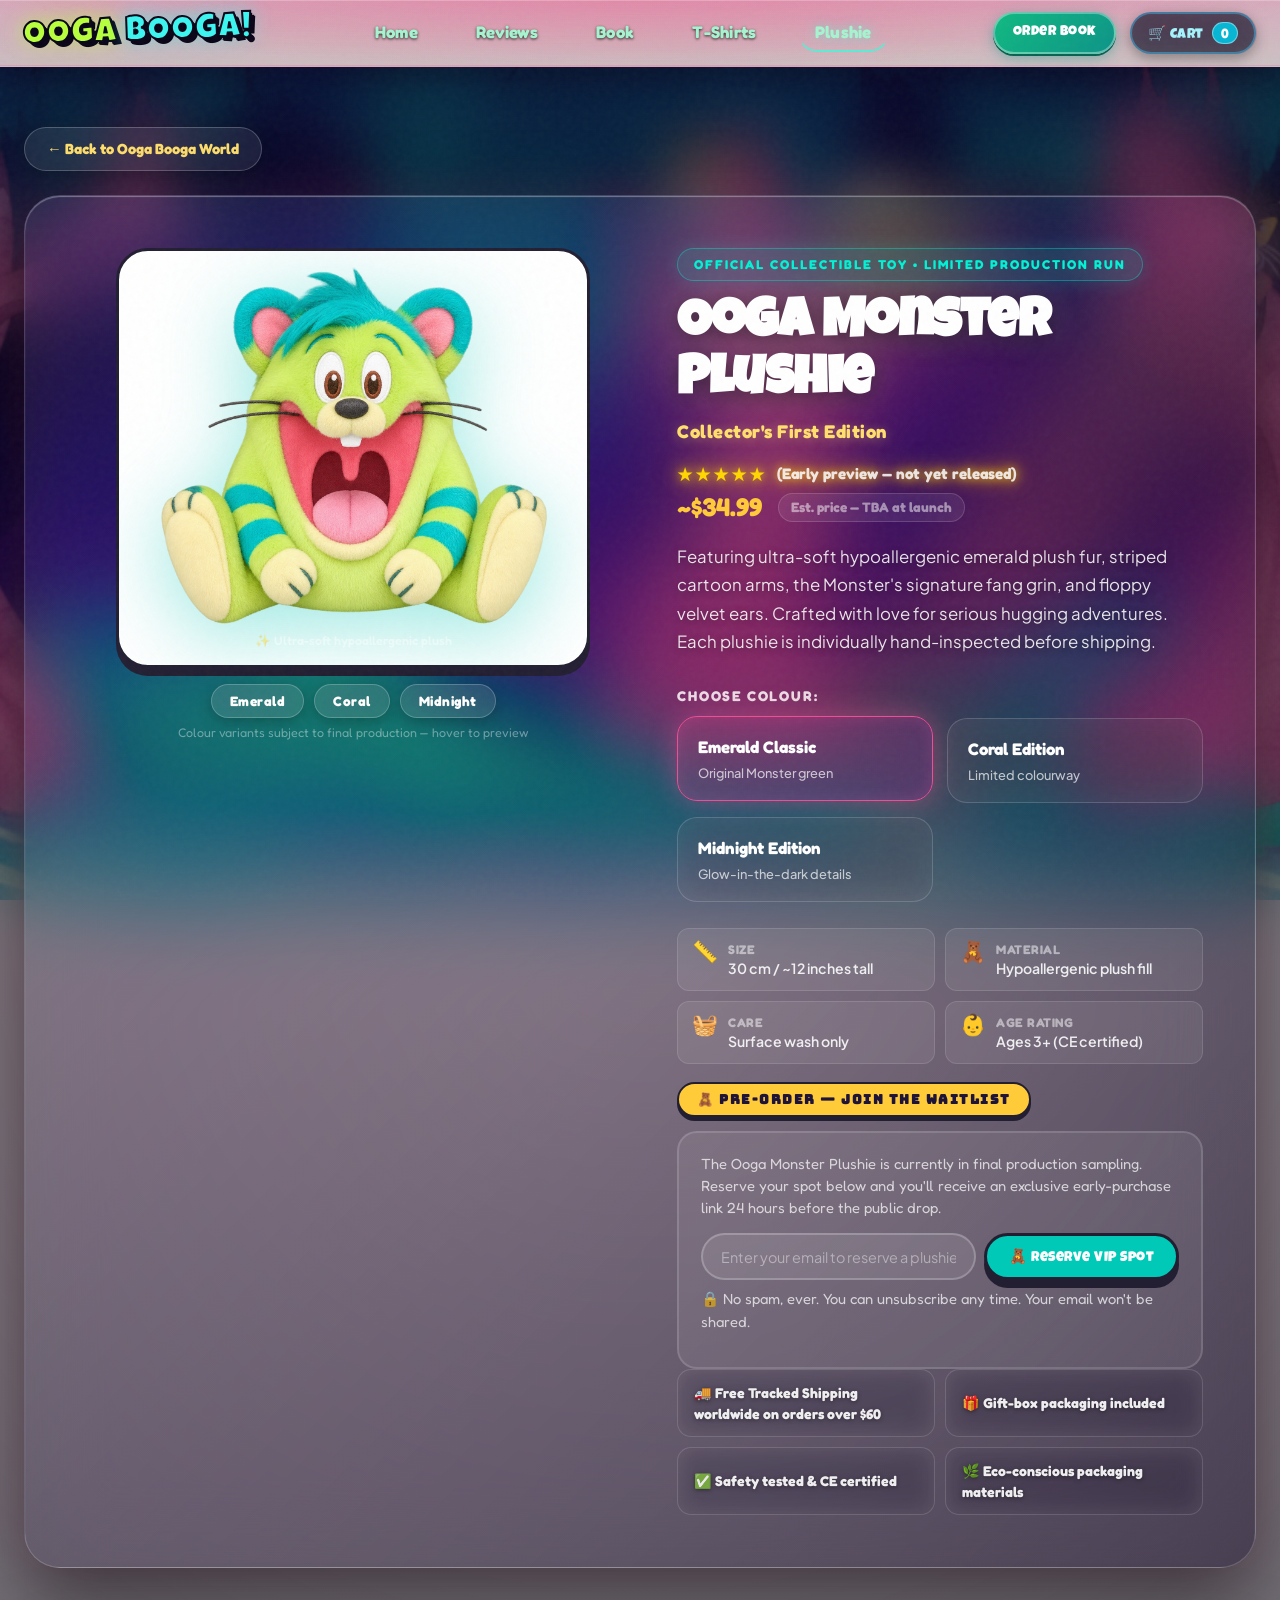
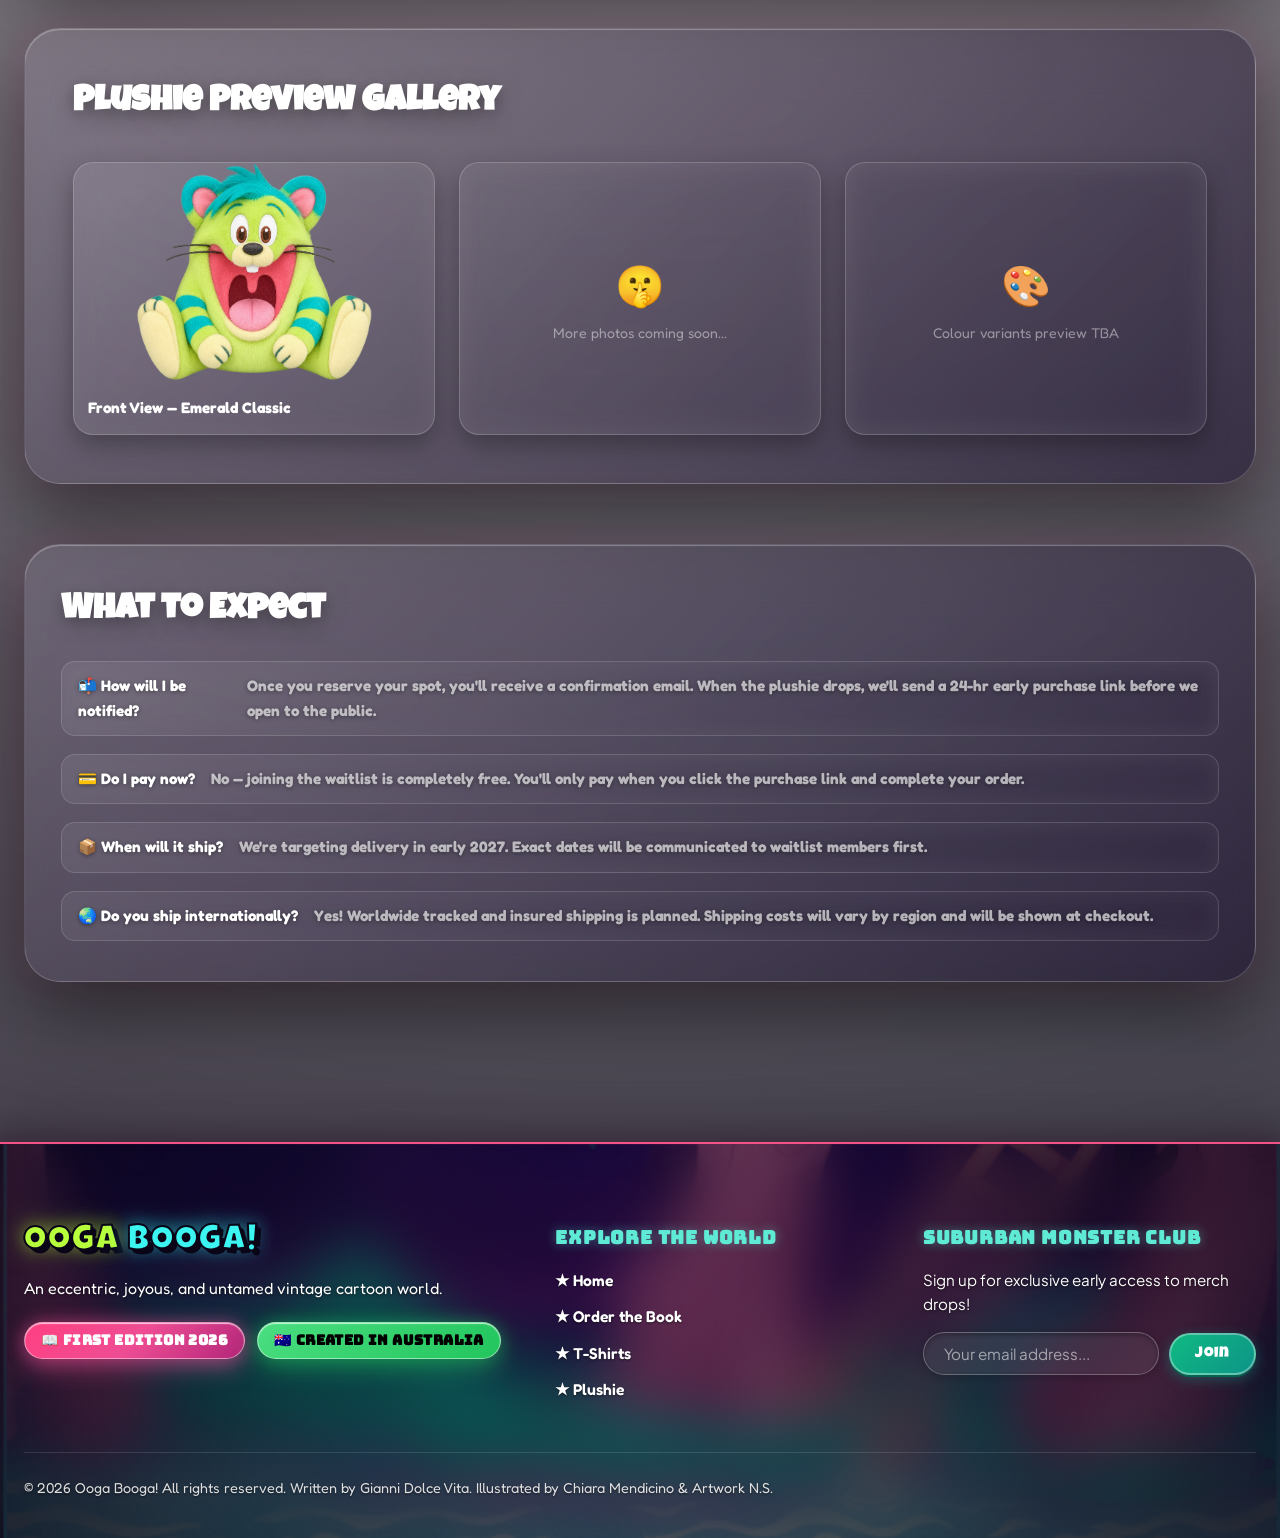
<file: plushie.html>
<!doctype html>
<html lang="en">

<head>
  <meta charset="utf-8">
  <meta name="viewport" content="width=device-width, initial-scale=1, viewport-fit=cover">
  <title>Ooga Monster Plushie — Coming Soon | Ooga Booga!</title>
  <meta name="description" content="The official Ooga Monster collectible plushie — Coming Soon. Ultra-soft, hypoallergenic, and bursting with cartoon charm.">

  <!-- Google Fonts -->
  <!-- STATIC SITE ENTRY HEAD: canonical block for the four Vercel documents. -->
<style id="homeEntryCritical">
  #homeEntryScreen { display: none; }
  html[data-home-entry="waiting"], html[data-home-entry="loading"], html[data-home-entry="error"] { overflow: hidden; }
  html[data-home-entry="waiting"] body, html[data-home-entry="loading"] body, html[data-home-entry="error"] body { overflow: hidden; }
  html[data-home-entry="waiting"] body > :not(#homeEntryScreen),
  html[data-home-entry="loading"] body > :not(#homeEntryScreen),
  html[data-home-entry="error"] body > :not(#homeEntryScreen) { visibility: hidden !important; }
  html:not([data-home-started]):not([data-home-measuring])[data-home-entry="waiting"] body > :not(#homeEntryScreen),
  html:not([data-home-started]):not([data-home-measuring])[data-home-entry="loading"] body > :not(#homeEntryScreen),
  html:not([data-home-started]):not([data-home-measuring])[data-home-entry="error"] body > :not(#homeEntryScreen) { display: none !important; }
  html[data-home-entry="waiting"] #homeEntryScreen,
  html[data-home-entry="loading"] #homeEntryScreen,
  html[data-home-entry="error"] #homeEntryScreen { display: flex; }
  #homeEntryScreen {
    position: fixed; inset: 0; z-index: 2147483646; overflow: auto;
    align-items: center; justify-content: center; box-sizing: border-box;
    padding: max(16px, env(safe-area-inset-top, 0px)) max(16px, env(safe-area-inset-right, 0px)) max(16px, env(safe-area-inset-bottom, 0px)) max(16px, env(safe-area-inset-left, 0px));
    background: #13091f;
    background-image: radial-gradient(ellipse at 12% 20%, #7b205d 0%, transparent 55%), radial-gradient(ellipse at 86% 76%, #087675 0%, transparent 58%), radial-gradient(ellipse at 65% 8%, #35326c 0%, transparent 48%);
    overscroll-behavior: contain;
  }
  #homeEntryScreen #homeOrientationHint {
    display: flex; flex-direction: column; align-items: stretch; gap: 14px;
    position: fixed; inset: 0; margin: auto; box-sizing: border-box;
    width: min(340px, calc(100% - max(16px, env(safe-area-inset-left, 0px)) - max(16px, env(safe-area-inset-right, 0px))));
    height: fit-content; max-height: calc(100dvh - max(16px, env(safe-area-inset-top, 0px)) - max(16px, env(safe-area-inset-bottom, 0px)));
    overflow-y: auto; overscroll-behavior: contain; padding: 24px;
    border: 1px solid #62eee0; border-radius: 20px; color: #fff; background: #230f33;
    box-shadow: 0 16px 48px rgba(0,0,0,.55); text-align: center;
    font: 600 16px/1.5 'Fredoka', system-ui, sans-serif;
  }
  #homeEntryScreen #homeOrientationHint h2 { margin: 0; color: #6eefe2; font: 700 21px/1.25 'Fredoka', system-ui, sans-serif; }
  #homeEntryScreen #homeOrientationHint p { margin: 0; }
  #homeEntryScreen #homeOrientationHint button {
    box-sizing: border-box; min-width: 112px; min-height: 44px; align-self: center;
    padding: 8px 24px; border: 1px solid rgba(255,255,255,.5); border-radius: 999px;
    background: linear-gradient(135deg, #ff4081, #b32579); color: #fff;
    font: 700 16px/1.5 'Fredoka', system-ui, sans-serif; cursor: pointer;
  }
  #homeEntryScreen #homeOrientationHint button:disabled { cursor: wait; opacity: .8; }
  #homeOrientationHint::backdrop { background: rgba(8,3,17,.22); -webkit-backdrop-filter: blur(10px); backdrop-filter: blur(10px); }
  #homeEntryScreen noscript { font-size: 14px; }
  /* This rule protects the first paint and the frame before any resize handler runs. */
  @media (hover: none) and (pointer: coarse) and (max-width: 600px) and (orientation: portrait) {
    html, body { overflow: hidden; }
    body > :not(#homeEntryScreen) { visibility: hidden !important; }
    html:not([data-home-started]):not([data-home-measuring]) body > :not(#homeEntryScreen) { display: none !important; }
    #homeEntryScreen { display: flex !important; }
  }
</style>
<script id="homeEntryBootstrap">
(function () {
  'use strict';
  if (window.OogaSiteEntry) return;
  const root = document.documentElement;
  const portrait = matchMedia('(hover: none) and (pointer: coarse) and (max-width: 600px) and (orientation: portrait)');
  const landscape = matchMedia('(hover: none) and (pointer: coarse) and (max-width: 1024px) and (max-height: 600px) and (orientation: landscape)');
  const styles = new Map();
  const scripts = new Map();
  let exitMessage = false;
  const inertElements = new Map();
  let gate, dialog, button, initializer;
  let domReady = false, resourcePromise, resourcesReady = false, started = false, failed = false;
  let active = true, scheduled = false, revision = 0, lastMode = '';
  let pending = false, fallback = false, requestId = 0, ownsFullscreen = false, ownsOrientation = false, lockTimer;
  let focusBefore = null, scrollBefore = null, wasCovered = false, initialPhoneCover = false;
  const isPhone = () => portrait.matches || landscape.matches;
  function landscapeConfirmed() {
    if (!landscape.matches) return false;
    const type = window.screen.orientation && window.screen.orientation.type;
    if (type) return type.indexOf('landscape') === 0;
    if (typeof window.orientation === 'number') return Math.abs(window.orientation) === 90;
    return true;
  }
  const allowed = () => !isPhone() || landscapeConfirmed();
  function setInitialState() {
    const phone = isPhone();
    initialPhoneCover = phone;
    root.dataset.homeEntry = phone ? (allowed() ? 'loading' : 'waiting') : 'ready';
  }
  function updateLayout() {
    if (!document.body) return;
    const phone = isPhone(), wide = phone && landscape.matches;
    document.body.classList.toggle('site-phone', phone);
    document.body.classList.toggle('home-phone', phone);
    document.body.classList.toggle('home-landscape', wide);
    root.classList.toggle('home-phone-page', phone);
    const mode = phone ? (wide ? 'landscape' : 'portrait') : 'desktop';
    if (lastMode !== mode) closeMenu(false);
    lastMode = mode;
    window.dispatchEvent(new Event('homepage:layout'));
    if (typeof ScrollTrigger !== 'undefined') ScrollTrigger.refresh();
  }
  function closeMenu(focus) {
    if (!document.body) return;
    const toggle = document.querySelector('.home-menu-toggle');
    document.body.classList.remove('home-menu-open');
    if (toggle) { toggle.setAttribute('aria-expanded', 'false'); if (focus) toggle.focus({ preventScroll: true }); }
  }
  function rememberInert() {
    if (!document.body) return;
    Array.from(document.body.children).forEach(el => {
      if (el === gate || /^(SCRIPT|STYLE|LINK)$/.test(el.tagName)) return;
      if (!inertElements.has(el)) inertElements.set(el, [el.inert, el.getAttribute('aria-hidden')]);
      el.inert = true; el.setAttribute('aria-hidden', 'true');
    });
  }
  function restoreInert() {
    inertElements.forEach(([inert, hidden], el) => {
      el.inert = inert;
      if (hidden === null) el.removeAttribute('aria-hidden'); else el.setAttribute('aria-hidden', hidden);
    });
    inertElements.clear();
  }
  function render() {
    if (!dialog) return;
    const rotating = pending && !allowed();
    const loading = allowed() && !failed;
    dialog.querySelector('h2').textContent = failed ? 'Unable to load the website' : fallback && !loading ? 'Please rotate your phone' : 'Best viewed in landscape';
    dialog.querySelector('p').textContent = failed ? 'We couldn’t load the website. Please check your connection and try again.'
      : exitMessage && !loading ? 'There is no earlier page to return to. Rotate your phone to continue, or use your browser’s controls to leave.'
      : rotating ? 'Switching to landscape…' : loading ? 'Loading landscape view…'
        : fallback ? 'We couldn’t switch to landscape automatically. Please turn your phone sideways to continue.'
          : 'Rotate your phone for the best viewing experience.';
    button.textContent = failed ? 'Reload' : fallback && !loading ? 'Try again' : 'OK';
    button.disabled = !failed && (rotating || loading);
    dialog.setAttribute('aria-busy', String(!failed && (rotating || loading)));
    const exit = document.querySelector('.home-landscape-exit-item');
    if (exit) exit.hidden = !isPhone() || !(ownsFullscreen || ownsOrientation);
  }
  function showCover(state) {
    root.dataset.homeEntry = state;
    if (!gate || !dialog) return;
    if (!wasCovered) {
      focusBefore = document.activeElement;
      if (started) scrollBefore = window.scrollY;
    }
    wasCovered = true;
    gate.hidden = false;
    rememberInert(); render();
    if (!dialog.open && typeof dialog.showModal === 'function') {
      try { dialog.showModal(); } catch (_) { /* The CSS entry screen remains available. */ }
    }
    if (!button.disabled && !dialog.contains(document.activeElement)) button.focus({ preventScroll: true });
  }
  function reveal() {
    if (!active || !allowed() || failed || !started) return;
    root.dataset.homeEntry = 'ready';
    restoreInert();
    if (dialog && dialog.open) dialog.close();
    if (gate) gate.hidden = true;
    root.classList.remove('home-orientation-open', 'home-orientation-handoff');
    if (scrollBefore !== null) window.scrollTo({ top: scrollBefore, behavior: 'instant' });
    else if (initialPhoneCover && location.hash) {
      try { const target = document.getElementById(decodeURIComponent(location.hash.slice(1))); if (target) target.scrollIntoView({ behavior: 'instant' }); } catch (_) { /* Invalid fragments are harmless. */ }
    }
    initialPhoneCover = false; exitMessage = false;
    let target = focusBefore;
    const overlay = document.querySelector('.cart-drawer.active, .modal-overlay.active');
    if (overlay && (!target || !overlay.contains(target))) target = overlay.querySelector('button, a[href], input');
    if (wasCovered && (!target || target === document.body || !target.isConnected || !target.getClientRects().length)) target = document.querySelector('.home-menu-toggle');
    if (wasCovered && target) {
      // Button visibility transitions settle after the cover is removed.
      requestAnimationFrame(() => {
        if (active && allowed() && root.dataset.homeEntry === 'ready' && target.isConnected) target.focus({ preventScroll: true });
      });
    }
    focusBefore = null; scrollBefore = null; wasCovered = false;
  }
  function prepareStyles() {
    document.querySelectorAll('link[data-home-style]').forEach(link => {
      const expected = asset('assets/theme.css');
      if (link.href.split('?')[0] !== expected) link.href = expected;
      if (!styles.has(link)) {
        const ready = new Promise((resolve, reject) => {
          link.addEventListener('load', resolve, { once: true });
          link.addEventListener('error', () => {
            // A failed font @import can emit an error even when the theme sheet loaded.
            link.media = 'all';
            requestAnimationFrame(() => {
              if (link.sheet && getComputedStyle(root).getPropertyValue('--color-pink-primary').trim()) resolve();
              else reject(new Error('Stylesheet unavailable'));
            });
          }, { once: true });
        });
        // The phone can remain in portrait long before startup consumes this promise.
        ready.catch(() => {});
        styles.set(link, ready);
      }
    });
    if (allowed()) document.querySelectorAll('link[data-home-style],link[data-home-font]').forEach(link => { link.media = 'all'; });
  }
  function hasGlobal(name) { return name.split('.').reduce((value, part) => value && value[part], window); }
  function loadScript(item) {
    if (item.global && hasGlobal(item.global)) return Promise.resolve();
    if (scripts.has(item.src)) return scripts.get(item.src);
    const promise = new Promise((resolve, reject) => {
      const script = document.createElement('script'); script.src = item.src; script.async = false;
      const timeout = setTimeout(() => { script.remove(); reject(new Error('Script timed out')); }, 30000);
      script.addEventListener('load', () => clearTimeout(timeout), { once: true });
      script.addEventListener('error', () => clearTimeout(timeout), { once: true });
      script.onload = () => item.global && !hasGlobal(item.global) ? reject(new Error('Library unavailable')) : resolve();
      script.onerror = () => reject(new Error('Script unavailable'));
      document.head.appendChild(script);
    });
    scripts.set(item.src, promise);
    promise.catch(() => scripts.delete(item.src));
    return promise;
  }
  function asset(path) { return new URL(location.protocol === 'file:' ? path : '/' + path, location.href).href; }
  async function preparePage(key) {
    const config = JSON.parse(document.getElementById('homeEntryAssets').textContent);
    for (const vendor of config.pages[key] || []) {
      try { await loadScript(vendor); } catch (error) { if (vendor.required) throw error; }
    }
  }
  function ensureResources() {
    if (resourcePromise) return resourcePromise;
    prepareStyles();
    let timer;
    const load = async () => {
      const config = JSON.parse(document.getElementById('homeEntryAssets').textContent);
      await Promise.all(Array.from(styles.values()));
      if (!getComputedStyle(root).getPropertyValue('--color-pink-primary').trim()) throw new Error('Stylesheet not applied');
      await preparePage(document.body.dataset.sitePage);
      if (isPhone()) await loadScript({ src: asset('assets/mobile-site-session.js') });
      await loadScript({ src: asset('assets/merch-pages.js') });
      await loadScript({ src: asset(config.theme) });
      if (!initializer) throw new Error('Homepage startup unavailable');
    };
    resourcePromise = Promise.race([load(), new Promise((_, reject) => { timer = setTimeout(() => reject(new Error('Startup timed out')), 30000); })])
      .then(() => { resourcesReady = true; schedule(); })
      .catch(() => { failed = true; requestId++; pending = false; releaseLandscape(); showCover('error'); })
      .finally(() => clearTimeout(timer));
    return resourcePromise;
  }
  function startOrReveal() {
    if (!active || !domReady || !allowed() || failed) return;
    if (!resourcesReady) { ensureResources(); return; }
    root.dataset.homeMeasuring = 'true';
    updateLayout();
    if (!started) {
      try {
        document.querySelectorAll('video[data-home-video-src]').forEach(video => {
          video.src = video.dataset.homeVideoSrc; video.autoplay = true;
        });
        started = true;
        if (window.OogaMobileSite) window.OogaMobileSite.start(); else initializer();
        root.dataset.homeStarted = 'true';
        updateLayout();
      } catch (_) { failed = true; showCover('error'); return; }
    }
    const current = revision;
    requestAnimationFrame(() => requestAnimationFrame(() => {
      if (current !== revision || !active || !allowed() || failed) return;
      reveal();
    }));
  }
  function clearLockTimer() { clearTimeout(lockTimer); lockTimer = null; }
  function unlock() { try { window.screen.orientation.unlock(); } catch (_) { /* Already unlocked or unsupported. */ } }
  function releaseLandscape() {
    const exit = ownsFullscreen && document.fullscreenElement === root;
    const locked = ownsOrientation;
    ownsFullscreen = false; ownsOrientation = false; clearLockTimer();
    if (locked) unlock();
    render();
    if (exit) { try { return Promise.resolve(document.exitFullscreen()).catch(() => {}); } catch (_) { /* Already exited. */ } }
    return Promise.resolve();
  }
  function exitLandscape() {
    requestId++; pending = false; fallback = false;
    closeMenu(allowed() && document.body.classList.contains('home-menu-open'));
    releaseLandscape(); schedule();
  }
  function raiseDialog() {
    if (dialog && dialog.open) { dialog.close(); try { dialog.showModal(); } catch (_) { /* CSS cover stays in place. */ } }
    root.classList.remove('home-orientation-handoff');
  }
  async function requestFailed(id) {
    if (id !== requestId) return;
    await releaseLandscape();
    if (id !== requestId) return;
    pending = false; fallback = !allowed(); render(); schedule();
  }
  async function requestLandscape() {
    if (failed) { location.reload(); return; }
    if (pending || allowed()) return;
    const orientation = window.screen.orientation;
    if (!orientation || typeof orientation.lock !== 'function' || typeof root.requestFullscreen !== 'function' || document.fullscreenEnabled === false || (document.fullscreenElement && document.fullscreenElement !== root)) {
      fallback = true; render(); return;
    }
    const id = ++requestId; let requestedFullscreen = false, requestedLock = false;
    pending = true; fallback = false; render();
    try {
      if (!document.fullscreenElement) {
        requestedFullscreen = true; ownsFullscreen = true; root.classList.add('home-orientation-handoff');
        await root.requestFullscreen();
        if (id !== requestId) {
          if (!pending && document.fullscreenElement === root && !ownsFullscreen) await document.exitFullscreen().catch(() => {});
          return;
        }
        raiseDialog();
      }
      requestedLock = true; ownsOrientation = true; render();
      await orientation.lock('landscape');
      if (id !== requestId) { if (!pending && !ownsOrientation) unlock(); return; }
      clearLockTimer();
      lockTimer = setTimeout(() => { if (id === requestId && !allowed()) requestFailed(id); }, 5000);
      schedule();
    } catch (_) {
      if (id === requestId) await requestFailed(id);
      else if (!pending) {
        if (requestedLock && !ownsOrientation) unlock();
        if (requestedFullscreen && document.fullscreenElement === root && !ownsFullscreen) document.exitFullscreen().catch(() => {});
      }
    } finally { if (id === requestId) root.classList.remove('home-orientation-handoff'); }
  }
  function update() {
    scheduled = false;
    if (!active) return;
    revision++;
    if (!isPhone() && (pending || ownsFullscreen || ownsOrientation)) { requestId++; pending = false; releaseLandscape(); }
    updateLayout();
    if (failed) { showCover('error'); return; }
    if (!allowed()) { showCover('waiting'); return; }
    pending = false; clearLockTimer();
    if ((!started && isPhone()) || wasCovered) showCover('loading');
    render(); startOrReveal();
  }
  function schedule() { if (!scheduled) { scheduled = true; requestAnimationFrame(update); } }
  function attach() {
    if (gate) return;
    gate = document.getElementById('homeEntryScreen'); dialog = document.getElementById('homeOrientationHint');
    if (!gate || !dialog) return;
    button = dialog.querySelector('button');
    button.addEventListener('click', requestLandscape);
    dialog.addEventListener('keydown', event => {
      if (event.key === 'Escape') { event.preventDefault(); exitLandscape(); }
      if (event.key === 'Tab') {
        event.preventDefault();
        (button.disabled ? dialog : button).focus({ preventScroll: true });
      }
    });
    dialog.addEventListener('cancel', event => {
      event.preventDefault();
      if (window.OogaMobileSite && window.OogaMobileSite.activePage) window.OogaMobileSite.exitSite();
      else {
        requestId++; pending = false; releaseLandscape();
        const position = history.state?.oogaSite?.position;
        history.go(-(Number.isInteger(position) && position >= 0 ? position + 1 : 1));
        setTimeout(() => { if (active && !allowed()) { exitMessage = true; render(); } }, 1500);
      }
    });
    if (isPhone()) showCover(allowed() ? 'loading' : 'waiting'); else gate.hidden = true;
  }
  setInitialState();
  window.OogaSiteEntry = { attach, prepareStyles, preparePage, register: fn => { initializer = fn; schedule(); }, isLandscape: landscapeConfirmed,
    refreshLayout: () => { updateLayout(); render(); if (dialog?.open) rememberInert(); schedule(); },
    releaseLandscape: () => { requestId++; pending = false; return releaseLandscape(); },
    exitUnavailable: () => { exitMessage = true; render(); }
  };
  portrait.addEventListener('change', schedule); landscape.addEventListener('change', schedule);
  window.addEventListener('resize', schedule, { passive: true });
  if (window.screen.orientation && window.screen.orientation.addEventListener) window.screen.orientation.addEventListener('change', schedule);
  window.addEventListener('orientationchange', schedule);
  matchMedia('(prefers-reduced-motion: reduce)').addEventListener('change', schedule);
  document.addEventListener('DOMContentLoaded', () => { domReady = true; attach(); update(); }, { once: true });
  document.addEventListener('click', event => { if (event.target.closest('.home-landscape-exit')) exitLandscape(); });
  document.addEventListener('keydown', event => { if (event.key === 'Escape' && (!dialog || !dialog.open) && (ownsFullscreen || ownsOrientation)) exitLandscape(); });
  document.addEventListener('fullscreenchange', () => {
    if (document.fullscreenElement === root) { if (ownsFullscreen) raiseDialog(); }
    else if (ownsFullscreen || ownsOrientation) exitLandscape();
    schedule();
  });
  window.addEventListener('pagehide', () => { active = false; revision++; requestId++; pending = false; releaseLandscape(); });
  window.addEventListener('pageshow', () => { active = true; schedule(); });
  if (document.fonts) document.fonts.addEventListener('loadingdone', schedule);
})();
</script>
<!-- /STATIC SITE ENTRY HEAD -->

<link rel="preconnect" href="https://fonts.googleapis.com">
  <link rel="preconnect" href="https://fonts.gstatic.com" crossorigin>
  <link data-home-font media="print" href="https://fonts.googleapis.com/css2?family=Bungee&family=Fredoka:wght@400;600;700&family=Luckiest+Guy&family=Plus+Jakarta+Sans:wght@400;500;600;700;800&family=Shrikhand&display=swap" rel="stylesheet">

  <!-- Theme CSS -->
  <link data-home-style media="print" rel="stylesheet" href="assets/theme.css">
  <script>window.OogaSiteEntry.prepareStyles();</script>
  <noscript><link rel="stylesheet" href="assets/theme.css" media="not all and (hover: none) and (pointer: coarse) and (max-width: 600px) and (orientation: portrait)"></noscript>

  <style data-site-page-style>
    /* ── Override: both columns start at top, not center-aligned ── */
    .product-hero-box {
      align-items: flex-start !important;
    }
    .book-3d-stage-wrapper {
      align-self: flex-start;
    }
    .product-hero-box > div:last-child {
      align-self: flex-start;
    }
    /* ── Plushie Coming-Soon Badge on product hero ── */
    .plushie-cs-badge {
      display: inline-flex;
      align-items: center;
      gap: 8px;
      background: var(--color-yellow-accent);
      color: var(--color-purple-deep);
      font-family: var(--font-heading);
      font-size: 0.82rem;
      font-weight: 700;
      letter-spacing: 1.5px;
      padding: 6px 18px;
      border-radius: var(--border-radius-pill);
      border: 2px solid var(--color-border-cartoon);
      box-shadow: var(--shadow-cartoon-sm);
      margin-bottom: 10px;
    }

    /* ── Plushie image display (replaces 3D stage) ── */
    .plushie-image-stage {
      background: #ffffff;
      border: 3px solid var(--color-border-cartoon);
      border-radius: var(--border-radius-lg);
      display: flex;
      align-items: flex-start;   /* image anchors to top */
      justify-content: center;
      min-height: 420px;
      padding: 16px 24px 24px;
      position: relative;
      overflow: hidden;
      box-shadow: var(--shadow-cartoon-md);
    }

    .plushie-image-stage::before {
      display: none;
    }

    .plushie-main-img {
      max-width: 420px;
      width: 95%;
      object-fit: contain;
      /* PNG has white bg — blend it away */
      mix-blend-mode: multiply;
      filter: drop-shadow(0 16px 40px rgba(0, 201, 183, 0.40));
      transition: transform 0.4s ease, filter 0.4s ease;
    }

    .plushie-main-img:hover {
      transform: translateY(-10px) scale(1.04);
      filter: drop-shadow(0 24px 56px rgba(0, 201, 183, 0.65));
    }

    .plushie-spin-hint {
      position: absolute;
      bottom: 14px;
      left: 50%;
      transform: translateX(-50%);
      font-family: var(--font-fun);
      font-size: 0.78rem;
      color: rgba(255, 255, 255, 0.45);
      font-weight: 600;
      white-space: nowrap;
    }

    /* ── Sold-out / waitlist replacement for add-to-cart ── */
    .plushie-waitlist-box {
      background: rgba(255, 255, 255, 0.07);
      border: 2px solid rgba(255, 255, 255, 0.14);
      border-radius: var(--border-radius-md);
      padding: 20px 22px;
      margin-top: 4px;
    }

    .plushie-waitlist-box p {
      font-family: var(--font-fun);
      font-size: 0.92rem;
      color: rgba(255, 255, 255, 0.72);
      margin-bottom: 14px;
      line-height: 1.5;
    }

    .plushie-wl-form {
      display: flex;
      gap: 8px;
      flex-wrap: wrap;
    }

    .plushie-wl-input {
      flex: 1;
      min-width: 180px;
      padding: 12px 18px;
      border-radius: var(--border-radius-pill);
      border: 2px solid rgba(255, 255, 255, 0.22);
      background: rgba(255, 255, 255, 0.09);
      color: #fff;
      font-family: var(--font-body);
      font-size: 0.9rem;
      outline: none;
      transition: border-color 0.2s;
    }

    .plushie-wl-input::placeholder { color: rgba(255, 255, 255, 0.42); }
    .plushie-wl-input:focus { border-color: var(--color-teal-primary); }

    .plushie-wl-note {
      font-family: var(--font-body);
      font-size: 0.72rem;
      color: rgba(255, 255, 255, 0.42);
      margin-top: 8px;
    }

    /* ── Coming Soon overlay on the price ── */
    .plushie-price-row {
      display: flex;
      align-items: center;
      gap: 16px;
      flex-wrap: wrap;
      margin: 8px 0 16px;
    }

    .plushie-price {
      font-family: var(--font-fun);
      font-size: 1.6rem;
      font-weight: 700;
      color: var(--color-yellow-accent);
    }

    .plushie-price-tba {
      font-family: var(--font-fun);
      font-size: 0.85rem;
      font-weight: 700;
      color: rgba(255, 255, 255, 0.5);
      background: rgba(255, 255, 255, 0.08);
      border-radius: var(--border-radius-pill);
      padding: 3px 12px;
      border: 1px solid rgba(255, 255, 255, 0.15);
    }

    /* ── Spec cards ── */
    .plushie-specs-grid {
      display: grid;
      grid-template-columns: repeat(2, 1fr);
      gap: 10px;
      margin: 18px 0;
    }

    .plushie-spec-card {
      background: rgba(255, 255, 255, 0.07);
      border: 1.5px solid rgba(255, 255, 255, 0.12);
      border-radius: var(--border-radius-sm);
      padding: 12px 14px;
      display: flex;
      align-items: flex-start;
      gap: 10px;
    }

    .plushie-spec-icon {
      font-size: 1.3rem;
      line-height: 1;
      flex-shrink: 0;
    }

    .plushie-spec-label {
      font-family: var(--font-fun);
      font-size: 0.78rem;
      font-weight: 700;
      color: rgba(255, 255, 255, 0.5);
      text-transform: uppercase;
      letter-spacing: 0.5px;
    }

    .plushie-spec-value {
      font-family: var(--font-body);
      font-size: 0.88rem;
      font-weight: 600;
      color: rgba(255, 255, 255, 0.88);
      line-height: 1.3;
    }

    @media (max-width: 640px) {
      .plushie-specs-grid { grid-template-columns: 1fr; }
      .plushie-wl-form { flex-direction: column; }
    }
  </style>
<style id="siteSessionStyles">
/* Mobile document navigation. These rules never match desktop or Shopify. */
body.site-phone:not(.template-index) {
  overflow-x: clip;
  --home-safe-left: max(12px, env(safe-area-inset-left, 0px));
  --home-safe-right: max(12px, env(safe-area-inset-right, 0px));
}

.site-phone:not(.template-index) .site-header {
  padding: 4px var(--home-safe-right) 4px var(--home-safe-left);
}
.site-phone:not(.template-index) .header-container {
  width: 100%;
  max-width: 100%;
  padding: 0;
  gap: 6px;
  min-height: 40px;
}
.site-phone:not(.template-index) .logo-wrapper { min-width: 0; }
.site-phone:not(.template-index) .brand-logo-text {
  font-size: clamp(18px, 3.7vw, 24px);
  gap: 4px;
  letter-spacing: 0;
  white-space: nowrap;
}
.site-phone:not(.template-index) .brand-logo-text span { letter-spacing: 0; }
.site-phone:not(.template-index) .header-actions { gap: 6px; flex-shrink: 0; }
.site-phone:not(.template-index) .btn-header-order,
.site-phone:not(.template-index) .btn-header-cart,
.site-phone:not(.template-index) .home-menu-toggle {
  min-height: 36px;
  padding: 6px 8px;
  font-size: 12px;
  white-space: nowrap;
}
.site-phone:not(.template-index) .cart-btn-badge {
  width: 22px;
  height: 22px;
  font-size: 12px;
  min-width: 22px;
}
.site-phone:not(.template-index) .home-menu-toggle {
  display: inline-flex;
  align-items: center;
  justify-content: center;
  border: 1px solid rgba(255,255,255,.45);
  border-radius: 999px;
  color: #fff;
  background: #45205e;
  font-family: var(--font-fun);
  font-weight: 700;
  cursor: pointer;
}
.site-phone:not(.template-index) .main-nav-wrapper {
  display: none;
  position: absolute;
  top: 100%;
  left: var(--home-safe-left);
  right: var(--home-safe-right);
  max-height: calc(100dvh - 64px);
  overflow-y: auto;
  padding: 10px;
  border: 1px solid rgba(255,255,255,.3);
  border-radius: 0 0 16px 16px;
  background: #261236;
  box-shadow: 0 12px 28px rgba(0,0,0,.5);
}
.site-phone:not(.template-index).home-menu-open .main-nav-wrapper { display: block; }
.site-phone:not(.template-index) .main-nav {
  display: grid;
  grid-template-columns: repeat(2, minmax(0, 1fr));
  gap: 4px 12px;
}
.site-phone:not(.template-index) .main-nav .nav-link {
  display: flex;
  align-items: center;
  min-height: 40px;
  font-size: 16px;
  padding: 6px 10px;
}
.site-phone:not(.template-index) .home-landscape-exit {
  width: 100%;
  border: 0;
  background: transparent;
  color: #6eefe2;
  font-family: inherit;
  font-weight: 700;
  text-align: left;
  cursor: pointer;
}

#siteNavigationStatus[hidden] { display: none; }
#siteNavigationStatus { position: fixed; z-index: 10010; top: calc(56px + env(safe-area-inset-top, 0px)); left: 50%; transform: translateX(-50%); width: max-content; max-width: calc(100vw - 24px); box-sizing: border-box; display: flex; align-items: center; flex-wrap: wrap; justify-content: center; gap: 10px; padding: 10px 16px; border: 1px solid #62eee0; border-radius: 16px; background: #230f33; color: #fff; font: 600 14px/1.4 system-ui, sans-serif; box-shadow: 0 8px 24px #0006; }
#siteNavigationStatus button { min-height: 36px; padding: 6px 12px; border-radius: 18px; border: 1px solid #ffffff80; background: #c1287a; color: #fff; font: inherit; cursor: pointer; }
html[data-site-swapping] body > :not(#homeEntryScreen):not(#siteNavigationStatus) { visibility: hidden !important; }
.site-phone:not(.template-index) { overflow-x: clip; }
.site-phone:not(.template-index) .product-page-main { padding-inline: max(12px, env(safe-area-inset-left, 0px)) max(12px, env(safe-area-inset-right, 0px)); }
.site-phone:not(.template-index) .product-hero-box > *, .site-phone:not(.template-index) .ts-inner { min-width: 0; }
.site-phone:not(.template-index) .footer-container { grid-template-columns: repeat(2, minmax(0, 1fr)); gap: 24px; }
.site-phone:not(.template-index) .footer-container > div { min-width: 0; }
.site-phone:not(.template-index) .footer-container > div:first-child { grid-column: 1 / -1; }
.site-phone:not(.template-index) .footer-form { min-width: 0; flex-wrap: wrap; }
.site-phone:not(.template-index) .footer-email-input { min-width: 0; font-size: 16px; }
.site-phone:not(.template-index) .cart-drawer { height: 100dvh; }
</style>
<script id="homeEntryAssets" type="application/json">{"pages":{"home":[{"src":"https://cdnjs.cloudflare.com/ajax/libs/three.js/r128/three.min.js","global":"THREE","required":true},{"src":"https://cdn.jsdelivr.net/npm/three@0.128.0/examples/js/loaders/GLTFLoader.js","global":"THREE.GLTFLoader","required":true},{"src":"https://cdnjs.cloudflare.com/ajax/libs/gsap/3.12.5/gsap.min.js","global":"gsap","required":false},{"src":"https://cdnjs.cloudflare.com/ajax/libs/gsap/3.12.5/ScrollTrigger.min.js","global":"ScrollTrigger","required":false}],"book":[{"src":"https://cdnjs.cloudflare.com/ajax/libs/three.js/r128/three.min.js","global":"THREE","required":true},{"src":"https://cdn.jsdelivr.net/npm/three@0.128.0/examples/js/loaders/GLTFLoader.js","global":"THREE.GLTFLoader","required":true}],"tshirt":[],"plushie":[]},"theme":"assets/theme.js"}</script>
</head>

<body class="template-page" data-site-page="plushie">
<!-- STATIC SITE ENTRY SCREEN -->
<div id="homeEntryScreen">
  <dialog class="home-orientation-hint" id="homeOrientationHint" tabindex="-1" aria-labelledby="homeOrientationTitle" aria-describedby="homeOrientationMessage">
    <h2 id="homeOrientationTitle">Best viewed in landscape</h2>
    <p id="homeOrientationMessage" aria-live="polite" aria-atomic="true">Rotate your phone for the best viewing experience.</p>
    <button type="button" autofocus>OK</button>
    <noscript><p>Enable JavaScript to use the interactive homepage.</p></noscript>
  </dialog>
</div>
<script>window.OogaSiteEntry.attach();</script>
<!-- /STATIC SITE ENTRY SCREEN -->

<template id="siteCartTemplate"><div class="cart-drawer-overlay" id="cartOverlay"></div>

  <div class="cart-drawer" id="cartDrawer" role="dialog" aria-modal="true" aria-label="Shopping Cart">
    <div class="cart-drawer-header">
      <div class="cart-drawer-title">🛒 Your Cart</div>
      <button type="button" class="cart-close-btn" id="closeCartBtn" aria-label="Close cart">✕</button>
    </div>

    <div class="cart-drawer-body" id="cartDrawerItems"></div>

    <div class="cart-drawer-footer">
      <div class="cart-shipping-notice">
        🎉 You qualify for FREE Tracked Shipping!
      </div>

      <div class="cart-subtotal-row">
        <span>Subtotal:</span>
        <span id="cartSubtotalAmount">>4.99</span>
      </div>

      <button type="button" class="btn-cartoon btn-cart-checkout" onclick="alert('Proceeding to Shopify Secure Checkout!')">
        🔒 Secure Checkout
      </button>
    </div>
  </div></template>
  <div class="vintage-grain-overlay"></div>

  <!-- SITE HEADER -->
  <header class="site-header" id="SiteHeader">
    <div class="header-container">
      <a href="index.html" class="logo-wrapper">
        <span class="brand-logo-text"><span class="brand-word-ooga">OOGA</span> <span class="brand-word-booga">BOOGA!</span></span>
      </a>
      <nav class="main-nav-wrapper">
        <ul class="main-nav">
          <li><a href="index.html" class="nav-link">Home</a></li>
          <li><a href="index.html#reviews" class="nav-link">Reviews</a></li>
          <li><a href="product.html" class="nav-link nav-link-product">Book</a></li>
          <li><a href="tshirt.html" class="nav-link">T-Shirts</a></li>
          <li><a href="plushie.html" class="nav-link active">Plushie</a></li>
        </ul>
      </nav>
      <div class="header-actions">
        <a href="product.html" class="btn-cartoon btn-header-order">Order Book</a>
        <button type="button" class="btn-cartoon btn-header-cart" id="openCartBtn">
          🛒 Cart <span class="cart-btn-badge" id="cartCountBadge">0</span>
        </button>
      </div>
    </div>
  </header>

  <!-- MAIN -->
  <main>
    <div class="product-page-main">
      <div class="product-page-inner">

        <!-- Breadcrumb -->
        <div style="margin-bottom: 24px;">
          <a href="index.html" class="btn-product-back">← Back to Ooga Booga World</a>
        </div>

        <!-- Product Hero Box -->
        <div class="product-hero-box">

          <!-- Plushie Image Stage (replaces 3D model) -->
          <div class="book-3d-stage-wrapper">
            <div class="plushie-image-stage">
              <img
                src="assets/images/shop/plushie.png"
                alt="Official Ooga Monster Collectible Plushie Toy"
                class="plushie-main-img"
                id="plushieHeroImg"
              >
              <span class="plushie-spin-hint">✨ Ultra-soft hypoallergenic plush</span>
            </div>

            <!-- Thumbnail colour previews (placeholders until final images exist) -->
            <div class="book-3d-controls" style="margin-top: 16px;">
              <button type="button" class="btn-3d-ctrl" id="viewEmerald" onclick="selectColour('emerald')">Emerald</button>
              <button type="button" class="btn-3d-ctrl" id="viewCoral" onclick="selectColour('coral')">Coral</button>
              <button type="button" class="btn-3d-ctrl" id="viewMidnight" onclick="selectColour('midnight')">Midnight</button>
            </div>
            <p style="text-align:center; font-family:var(--font-fun); font-size:0.78rem; color:rgba(255,255,255,0.4); margin-top:6px;">
              Colour variants subject to final production — hover to preview
            </p>
          </div>

          <!-- Buy / Waitlist Box -->
          <div>
            <div class="book-author-tag">Official Collectible Toy • Limited Production Run</div>
            <h1 class="book-title">Ooga Monster<br>Plushie</h1>
            <div class="book-subtitle">Collector's First Edition</div>

            <div class="stars-rating">★★★★★ <span>(Early preview — not yet released)</span></div>

            <div class="plushie-price-row">
              <span class="plushie-price">~$34.99</span>
              <span class="plushie-price-tba">Est. price — TBA at launch</span>
            </div>

            <p class="book-description">
              Featuring ultra-soft hypoallergenic emerald plush fur, striped cartoon arms, the Monster's signature fang grin, and floppy velvet ears. Crafted with love for serious hugging adventures. Each plushie is individually hand-inspected before shipping.
            </p>

            <!-- Colour variants (decorative — not orderable yet) -->
            <div class="variant-selector-group">
              <label class="variant-label">Choose Colour:</label>
              <div class="variant-options-grid">
                <div class="variant-card selected" data-colour="emerald" onclick="selectColour('emerald')">
                  <span class="variant-title">Emerald Classic</span>
                  <span class="variant-subtext">Original Monster green</span>
                </div>
                <div class="variant-card" data-colour="coral" onclick="selectColour('coral')">
                  <span class="variant-title">Coral Edition</span>
                  <span class="variant-subtext">Limited colourway</span>
                </div>
                <div class="variant-card" data-colour="midnight" onclick="selectColour('midnight')">
                  <span class="variant-title">Midnight Edition</span>
                  <span class="variant-subtext">Glow-in-the-dark details</span>
                </div>
              </div>
            </div>

            <!-- Spec Grid -->
            <div class="plushie-specs-grid">
              <div class="plushie-spec-card">
                <span class="plushie-spec-icon">📏</span>
                <div>
                  <div class="plushie-spec-label">Size</div>
                  <div class="plushie-spec-value">30 cm / ~12 inches tall</div>
                </div>
              </div>
              <div class="plushie-spec-card">
                <span class="plushie-spec-icon">🧸</span>
                <div>
                  <div class="plushie-spec-label">Material</div>
                  <div class="plushie-spec-value">Hypoallergenic plush fill</div>
                </div>
              </div>
              <div class="plushie-spec-card">
                <span class="plushie-spec-icon">🧺</span>
                <div>
                  <div class="plushie-spec-label">Care</div>
                  <div class="plushie-spec-value">Surface wash only</div>
                </div>
              </div>
              <div class="plushie-spec-card">
                <span class="plushie-spec-icon">👶</span>
                <div>
                  <div class="plushie-spec-label">Age Rating</div>
                  <div class="plushie-spec-value">Ages 3+ (CE certified)</div>
                </div>
              </div>
            </div>

            <!-- WAITLIST (replaces Add to Cart) -->
            <div class="plushie-cs-badge">🧸 PRE-ORDER — JOIN THE WAITLIST</div>

            <div class="plushie-waitlist-box">
              <p>
                The Ooga Monster Plushie is currently in final production sampling. Reserve your spot below and you'll receive an exclusive early-purchase link 24 hours before the public drop.
              </p>
              <form class="plushie-wl-form" onsubmit="plushieSubmit(event)">
                <input
                  type="email"
                  placeholder="Enter your email to reserve a plushie..."
                  required
                  class="plushie-wl-input"
                  id="plushieEmailInput"
                >
                <button type="submit" class="btn-cartoon btn-cartoon-teal" style="white-space:nowrap; padding:12px 22px; font-size:0.9rem;">
                  🧸 Reserve VIP Spot
                </button>
              </form>
              <p class="plushie-wl-note">🔒 No spam, ever. You can unsubscribe any time. Your email won't be shared.</p>
            </div>

            <div class="features-list">
              <div class="feature-bullet">🚚 Free Tracked Shipping worldwide on orders over $60</div>
              <div class="feature-bullet">🎁 Gift-box packaging included</div>
              <div class="feature-bullet">✅ Safety tested & CE certified</div>
              <div class="feature-bullet">🌿 Eco-conscious packaging materials</div>
            </div>
          </div>
        </div><!-- end product-hero-box -->

        <!-- Gallery / Preview Section -->
        <div class="product-glass-card product-spread-section">
          <h3 class="product-glass-title">Plushie Preview Gallery</h3>
          <div class="spread-gallery-grid">
            <div class="gallery-thumbnail-card">
              <img src="assets/images/shop/plushie.png" alt="Ooga Monster Plushie — Front View" loading="lazy" style="object-fit: contain; background: transparent;">
              <div class="gallery-card-label">Front View — Emerald Classic</div>
            </div>
            <div class="gallery-thumbnail-card" style="display:flex;align-items:center;justify-content:center;min-height:200px;">
              <div style="text-align:center; padding:20px;">
                <span style="font-size:2.5rem;">🤫</span>
                <p style="font-family:var(--font-fun);color:rgba(255,255,255,0.45);font-size:0.88rem;margin-top:8px;">More photos coming soon...</p>
              </div>
            </div>
            <div class="gallery-thumbnail-card" style="display:flex;align-items:center;justify-content:center;min-height:200px;">
              <div style="text-align:center; padding:20px;">
                <span style="font-size:2.5rem;">🎨</span>
                <p style="font-family:var(--font-fun);color:rgba(255,255,255,0.45);font-size:0.88rem;margin-top:8px;">Colour variants preview TBA</p>
              </div>
            </div>
          </div>
        </div>

        <!-- FAQ / What to Expect -->
        <div class="product-glass-card" style="padding: 40px 36px;">
          <h3 class="product-glass-title">What to Expect</h3>
          <div style="display:flex;flex-direction:column;gap:18px;margin-top:16px;">
            <div class="feature-bullet" style="font-size:0.95rem; line-height:1.6;">
              <strong style="color:#fff;">📬 How will I be notified?</strong><br>
              <span style="color:rgba(255,255,255,0.65);">Once you reserve your spot, you'll receive a confirmation email. When the plushie drops, we'll send a 24-hr early purchase link before we open to the public.</span>
            </div>
            <div class="feature-bullet" style="font-size:0.95rem; line-height:1.6;">
              <strong style="color:#fff;">💳 Do I pay now?</strong><br>
              <span style="color:rgba(255,255,255,0.65);">No — joining the waitlist is completely free. You'll only pay when you click the purchase link and complete your order.</span>
            </div>
            <div class="feature-bullet" style="font-size:0.95rem; line-height:1.6;">
              <strong style="color:#fff;">📦 When will it ship?</strong><br>
              <span style="color:rgba(255,255,255,0.65);">We're targeting delivery in early 2027. Exact dates will be communicated to waitlist members first.</span>
            </div>
            <div class="feature-bullet" style="font-size:0.95rem; line-height:1.6;">
              <strong style="color:#fff;">🌏 Do you ship internationally?</strong><br>
              <span style="color:rgba(255,255,255,0.65);">Yes! Worldwide tracked and insured shipping is planned. Shipping costs will vary by region and will be shown at checkout.</span>
            </div>
          </div>
        </div>

      </div><!-- end product-page-inner -->
    </div><!-- end product-page-main -->
  </main>

  <!-- FOOTER -->
  <footer class="site-footer">
    <div class="footer-container">
      <div>
        <div class="footer-brand-title">
          <span class="brand-word-ooga">OOGA</span> <span class="brand-word-booga">BOOGA!</span>
        </div>
        <p class="footer-copy">An eccentric, joyous, and untamed vintage cartoon world.</p>
        <div class="footer-badges-wrap">
          <span class="trust-badge-pill footer-pill-pink">📖 First Edition 2026</span>
          <span class="trust-badge-pill footer-pill-green">🇦🇺 Created in Australia</span>
        </div>
      </div>
      <div>
        <h4 class="footer-col-title">Explore The World</h4>
        <ul class="footer-nav-list">
          <li><a href="index.html" class="footer-nav-link">★ Home</a></li>
          <li><a href="product.html" class="footer-nav-link">★ Order the Book</a></li>
          <li><a href="tshirt.html" class="footer-nav-link">★ T-Shirts</a></li>
          <li><a href="plushie.html" class="footer-nav-link">★ Plushie</a></li>
        </ul>
      </div>
      <div>
        <h4 class="footer-col-title">Suburban Monster Club</h4>
        <p class="footer-sub-text">Sign up for exclusive early access to merch drops!</p>
        <form onsubmit="plushieSubmit(event)" class="footer-form">
          <input type="email" placeholder="Your email address..." required class="footer-email-input">
          <button type="submit" class="footer-submit-btn">Join</button>
        </form>
      </div>
    </div>
    <div class="footer-bottom-bar">
      <div>© 2026 Ooga Booga! All rights reserved. Written by Gianni Dolce Vita. Illustrated by Chiara Mendicino &amp; Artwork N.S.</div>
    </div>
  </footer>



</body>
</html>
</file>
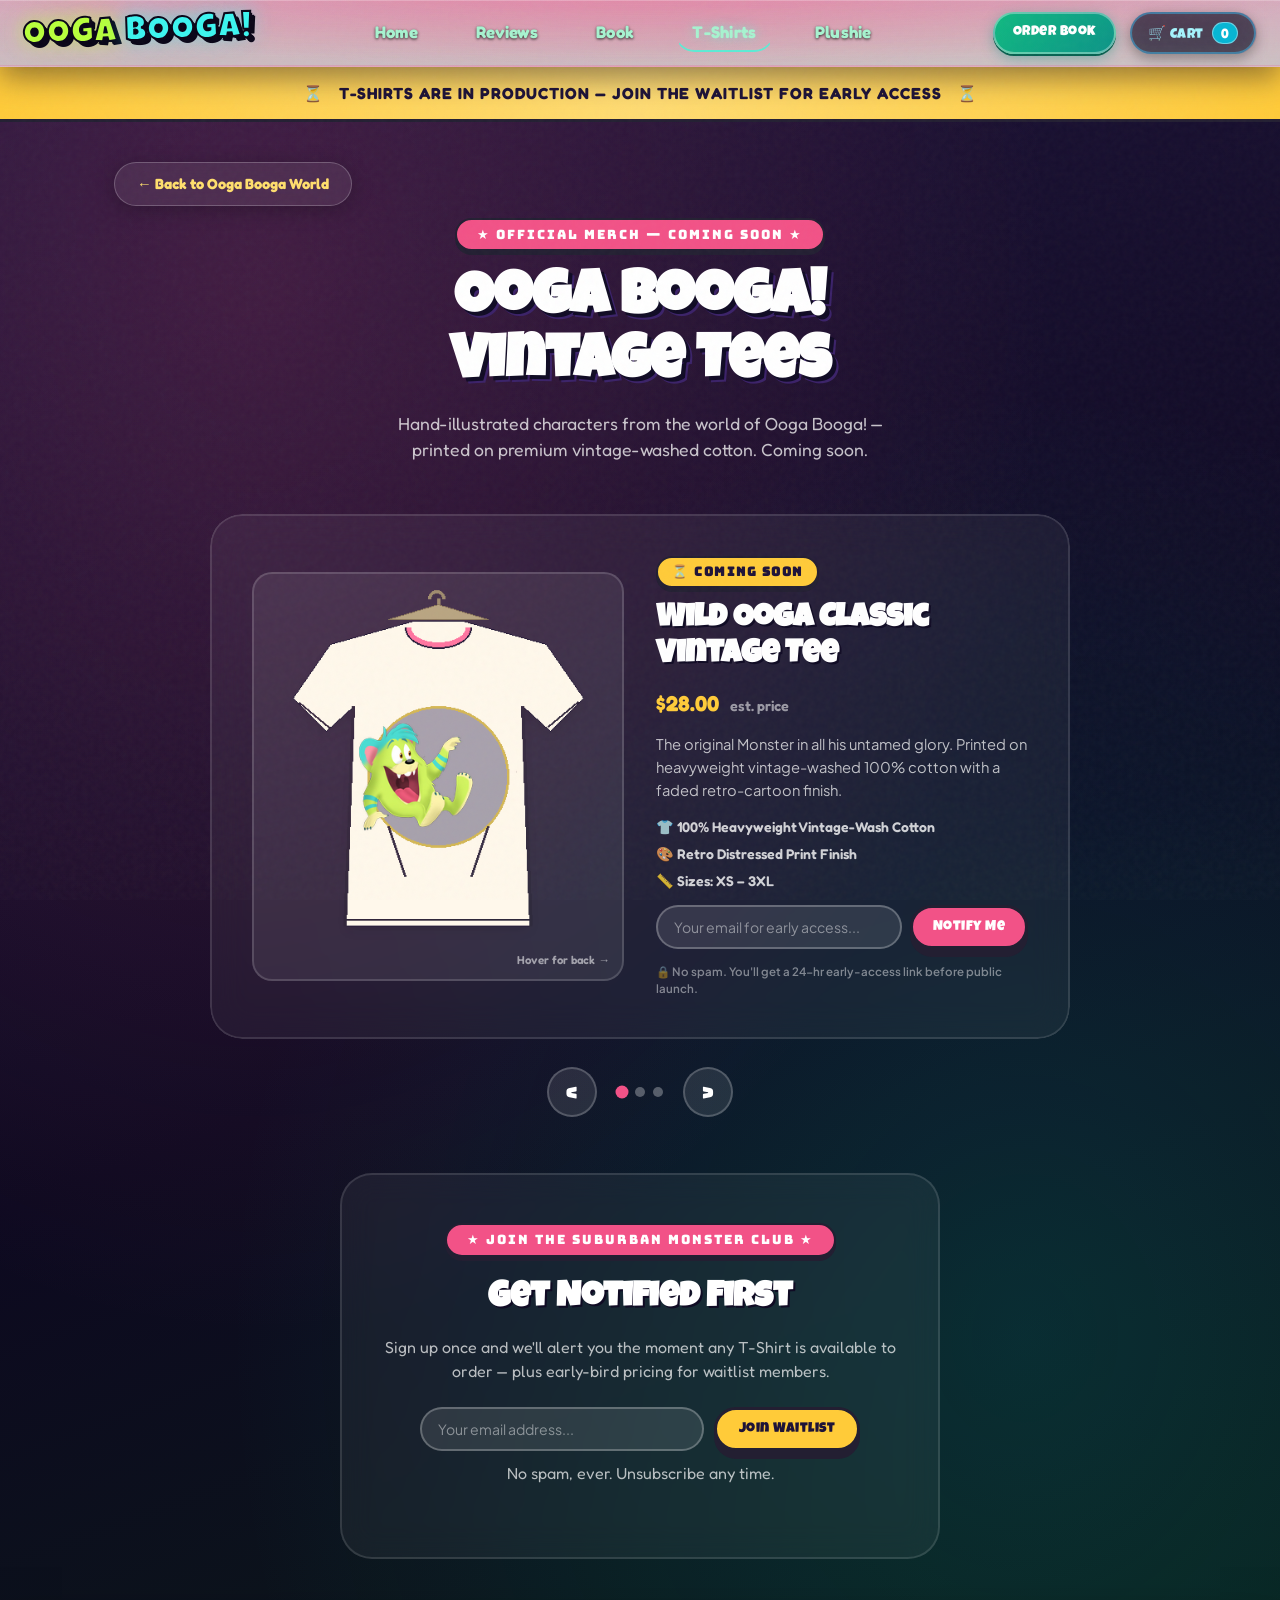
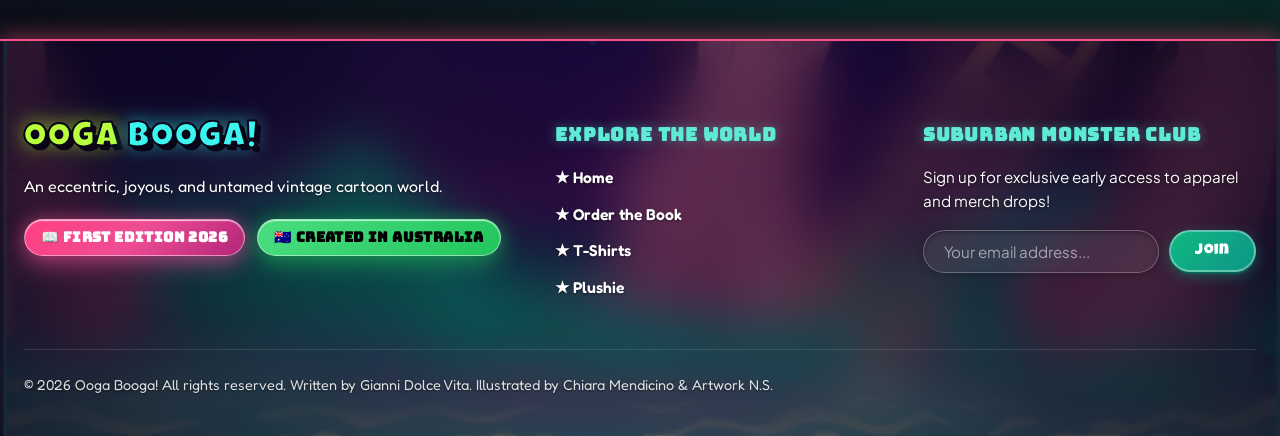
<file: tshirt.html>
<!doctype html>
<html lang="en">

<head>
  <meta charset="utf-8">
  <meta name="viewport" content="width=device-width, initial-scale=1, viewport-fit=cover">
  <title>T-Shirts — Coming Soon | Ooga Booga!</title>
  <meta name="description" content="Ooga Booga! official vintage cartoon T-Shirts — Coming Soon. Join the waitlist for early access.">

  <!-- Google Fonts -->
  <!-- STATIC SITE ENTRY HEAD: canonical block for the four Vercel documents. -->
<style id="homeEntryCritical">
  #homeEntryScreen { display: none; }
  html[data-home-entry="waiting"], html[data-home-entry="loading"], html[data-home-entry="error"] { overflow: hidden; }
  html[data-home-entry="waiting"] body, html[data-home-entry="loading"] body, html[data-home-entry="error"] body { overflow: hidden; }
  html[data-home-entry="waiting"] body > :not(#homeEntryScreen),
  html[data-home-entry="loading"] body > :not(#homeEntryScreen),
  html[data-home-entry="error"] body > :not(#homeEntryScreen) { visibility: hidden !important; }
  html:not([data-home-started]):not([data-home-measuring])[data-home-entry="waiting"] body > :not(#homeEntryScreen),
  html:not([data-home-started]):not([data-home-measuring])[data-home-entry="loading"] body > :not(#homeEntryScreen),
  html:not([data-home-started]):not([data-home-measuring])[data-home-entry="error"] body > :not(#homeEntryScreen) { display: none !important; }
  html[data-home-entry="waiting"] #homeEntryScreen,
  html[data-home-entry="loading"] #homeEntryScreen,
  html[data-home-entry="error"] #homeEntryScreen { display: flex; }
  #homeEntryScreen {
    position: fixed; inset: 0; z-index: 2147483646; overflow: auto;
    align-items: center; justify-content: center; box-sizing: border-box;
    padding: max(16px, env(safe-area-inset-top, 0px)) max(16px, env(safe-area-inset-right, 0px)) max(16px, env(safe-area-inset-bottom, 0px)) max(16px, env(safe-area-inset-left, 0px));
    background: #13091f;
    background-image: radial-gradient(ellipse at 12% 20%, #7b205d 0%, transparent 55%), radial-gradient(ellipse at 86% 76%, #087675 0%, transparent 58%), radial-gradient(ellipse at 65% 8%, #35326c 0%, transparent 48%);
    overscroll-behavior: contain;
  }
  #homeEntryScreen #homeOrientationHint {
    display: flex; flex-direction: column; align-items: stretch; gap: 14px;
    position: fixed; inset: 0; margin: auto; box-sizing: border-box;
    width: min(340px, calc(100% - max(16px, env(safe-area-inset-left, 0px)) - max(16px, env(safe-area-inset-right, 0px))));
    height: fit-content; max-height: calc(100dvh - max(16px, env(safe-area-inset-top, 0px)) - max(16px, env(safe-area-inset-bottom, 0px)));
    overflow-y: auto; overscroll-behavior: contain; padding: 24px;
    border: 1px solid #62eee0; border-radius: 20px; color: #fff; background: #230f33;
    box-shadow: 0 16px 48px rgba(0,0,0,.55); text-align: center;
    font: 600 16px/1.5 'Fredoka', system-ui, sans-serif;
  }
  #homeEntryScreen #homeOrientationHint h2 { margin: 0; color: #6eefe2; font: 700 21px/1.25 'Fredoka', system-ui, sans-serif; }
  #homeEntryScreen #homeOrientationHint p { margin: 0; }
  #homeEntryScreen #homeOrientationHint button {
    box-sizing: border-box; min-width: 112px; min-height: 44px; align-self: center;
    padding: 8px 24px; border: 1px solid rgba(255,255,255,.5); border-radius: 999px;
    background: linear-gradient(135deg, #ff4081, #b32579); color: #fff;
    font: 700 16px/1.5 'Fredoka', system-ui, sans-serif; cursor: pointer;
  }
  #homeEntryScreen #homeOrientationHint button:disabled { cursor: wait; opacity: .8; }
  #homeOrientationHint::backdrop { background: rgba(8,3,17,.22); -webkit-backdrop-filter: blur(10px); backdrop-filter: blur(10px); }
  #homeEntryScreen noscript { font-size: 14px; }
  /* This rule protects the first paint and the frame before any resize handler runs. */
  @media (hover: none) and (pointer: coarse) and (max-width: 600px) and (orientation: portrait) {
    html, body { overflow: hidden; }
    body > :not(#homeEntryScreen) { visibility: hidden !important; }
    html:not([data-home-started]):not([data-home-measuring]) body > :not(#homeEntryScreen) { display: none !important; }
    #homeEntryScreen { display: flex !important; }
  }
</style>
<script id="homeEntryBootstrap">
(function () {
  'use strict';
  if (window.OogaSiteEntry) return;
  const root = document.documentElement;
  const portrait = matchMedia('(hover: none) and (pointer: coarse) and (max-width: 600px) and (orientation: portrait)');
  const landscape = matchMedia('(hover: none) and (pointer: coarse) and (max-width: 1024px) and (max-height: 600px) and (orientation: landscape)');
  const styles = new Map();
  const scripts = new Map();
  let exitMessage = false;
  const inertElements = new Map();
  let gate, dialog, button, initializer;
  let domReady = false, resourcePromise, resourcesReady = false, started = false, failed = false;
  let active = true, scheduled = false, revision = 0, lastMode = '';
  let pending = false, fallback = false, requestId = 0, ownsFullscreen = false, ownsOrientation = false, lockTimer;
  let focusBefore = null, scrollBefore = null, wasCovered = false, initialPhoneCover = false;
  const isPhone = () => portrait.matches || landscape.matches;
  function landscapeConfirmed() {
    if (!landscape.matches) return false;
    const type = window.screen.orientation && window.screen.orientation.type;
    if (type) return type.indexOf('landscape') === 0;
    if (typeof window.orientation === 'number') return Math.abs(window.orientation) === 90;
    return true;
  }
  const allowed = () => !isPhone() || landscapeConfirmed();
  function setInitialState() {
    const phone = isPhone();
    initialPhoneCover = phone;
    root.dataset.homeEntry = phone ? (allowed() ? 'loading' : 'waiting') : 'ready';
  }
  function updateLayout() {
    if (!document.body) return;
    const phone = isPhone(), wide = phone && landscape.matches;
    document.body.classList.toggle('site-phone', phone);
    document.body.classList.toggle('home-phone', phone);
    document.body.classList.toggle('home-landscape', wide);
    root.classList.toggle('home-phone-page', phone);
    const mode = phone ? (wide ? 'landscape' : 'portrait') : 'desktop';
    if (lastMode !== mode) closeMenu(false);
    lastMode = mode;
    window.dispatchEvent(new Event('homepage:layout'));
    if (typeof ScrollTrigger !== 'undefined') ScrollTrigger.refresh();
  }
  function closeMenu(focus) {
    if (!document.body) return;
    const toggle = document.querySelector('.home-menu-toggle');
    document.body.classList.remove('home-menu-open');
    if (toggle) { toggle.setAttribute('aria-expanded', 'false'); if (focus) toggle.focus({ preventScroll: true }); }
  }
  function rememberInert() {
    if (!document.body) return;
    Array.from(document.body.children).forEach(el => {
      if (el === gate || /^(SCRIPT|STYLE|LINK)$/.test(el.tagName)) return;
      if (!inertElements.has(el)) inertElements.set(el, [el.inert, el.getAttribute('aria-hidden')]);
      el.inert = true; el.setAttribute('aria-hidden', 'true');
    });
  }
  function restoreInert() {
    inertElements.forEach(([inert, hidden], el) => {
      el.inert = inert;
      if (hidden === null) el.removeAttribute('aria-hidden'); else el.setAttribute('aria-hidden', hidden);
    });
    inertElements.clear();
  }
  function render() {
    if (!dialog) return;
    const rotating = pending && !allowed();
    const loading = allowed() && !failed;
    dialog.querySelector('h2').textContent = failed ? 'Unable to load the website' : fallback && !loading ? 'Please rotate your phone' : 'Best viewed in landscape';
    dialog.querySelector('p').textContent = failed ? 'We couldn’t load the website. Please check your connection and try again.'
      : exitMessage && !loading ? 'There is no earlier page to return to. Rotate your phone to continue, or use your browser’s controls to leave.'
      : rotating ? 'Switching to landscape…' : loading ? 'Loading landscape view…'
        : fallback ? 'We couldn’t switch to landscape automatically. Please turn your phone sideways to continue.'
          : 'Rotate your phone for the best viewing experience.';
    button.textContent = failed ? 'Reload' : fallback && !loading ? 'Try again' : 'OK';
    button.disabled = !failed && (rotating || loading);
    dialog.setAttribute('aria-busy', String(!failed && (rotating || loading)));
    const exit = document.querySelector('.home-landscape-exit-item');
    if (exit) exit.hidden = !isPhone() || !(ownsFullscreen || ownsOrientation);
  }
  function showCover(state) {
    root.dataset.homeEntry = state;
    if (!gate || !dialog) return;
    if (!wasCovered) {
      focusBefore = document.activeElement;
      if (started) scrollBefore = window.scrollY;
    }
    wasCovered = true;
    gate.hidden = false;
    rememberInert(); render();
    if (!dialog.open && typeof dialog.showModal === 'function') {
      try { dialog.showModal(); } catch (_) { /* The CSS entry screen remains available. */ }
    }
    if (!button.disabled && !dialog.contains(document.activeElement)) button.focus({ preventScroll: true });
  }
  function reveal() {
    if (!active || !allowed() || failed || !started) return;
    root.dataset.homeEntry = 'ready';
    restoreInert();
    if (dialog && dialog.open) dialog.close();
    if (gate) gate.hidden = true;
    root.classList.remove('home-orientation-open', 'home-orientation-handoff');
    if (scrollBefore !== null) window.scrollTo({ top: scrollBefore, behavior: 'instant' });
    else if (initialPhoneCover && location.hash) {
      try { const target = document.getElementById(decodeURIComponent(location.hash.slice(1))); if (target) target.scrollIntoView({ behavior: 'instant' }); } catch (_) { /* Invalid fragments are harmless. */ }
    }
    initialPhoneCover = false; exitMessage = false;
    let target = focusBefore;
    const overlay = document.querySelector('.cart-drawer.active, .modal-overlay.active');
    if (overlay && (!target || !overlay.contains(target))) target = overlay.querySelector('button, a[href], input');
    if (wasCovered && (!target || target === document.body || !target.isConnected || !target.getClientRects().length)) target = document.querySelector('.home-menu-toggle');
    if (wasCovered && target) {
      // Button visibility transitions settle after the cover is removed.
      requestAnimationFrame(() => {
        if (active && allowed() && root.dataset.homeEntry === 'ready' && target.isConnected) target.focus({ preventScroll: true });
      });
    }
    focusBefore = null; scrollBefore = null; wasCovered = false;
  }
  function prepareStyles() {
    document.querySelectorAll('link[data-home-style]').forEach(link => {
      const expected = asset('assets/theme.css');
      if (link.href.split('?')[0] !== expected) link.href = expected;
      if (!styles.has(link)) {
        const ready = new Promise((resolve, reject) => {
          link.addEventListener('load', resolve, { once: true });
          link.addEventListener('error', () => {
            // A failed font @import can emit an error even when the theme sheet loaded.
            link.media = 'all';
            requestAnimationFrame(() => {
              if (link.sheet && getComputedStyle(root).getPropertyValue('--color-pink-primary').trim()) resolve();
              else reject(new Error('Stylesheet unavailable'));
            });
          }, { once: true });
        });
        // The phone can remain in portrait long before startup consumes this promise.
        ready.catch(() => {});
        styles.set(link, ready);
      }
    });
    if (allowed()) document.querySelectorAll('link[data-home-style],link[data-home-font]').forEach(link => { link.media = 'all'; });
  }
  function hasGlobal(name) { return name.split('.').reduce((value, part) => value && value[part], window); }
  function loadScript(item) {
    if (item.global && hasGlobal(item.global)) return Promise.resolve();
    if (scripts.has(item.src)) return scripts.get(item.src);
    const promise = new Promise((resolve, reject) => {
      const script = document.createElement('script'); script.src = item.src; script.async = false;
      const timeout = setTimeout(() => { script.remove(); reject(new Error('Script timed out')); }, 30000);
      script.addEventListener('load', () => clearTimeout(timeout), { once: true });
      script.addEventListener('error', () => clearTimeout(timeout), { once: true });
      script.onload = () => item.global && !hasGlobal(item.global) ? reject(new Error('Library unavailable')) : resolve();
      script.onerror = () => reject(new Error('Script unavailable'));
      document.head.appendChild(script);
    });
    scripts.set(item.src, promise);
    promise.catch(() => scripts.delete(item.src));
    return promise;
  }
  function asset(path) { return new URL(location.protocol === 'file:' ? path : '/' + path, location.href).href; }
  async function preparePage(key) {
    const config = JSON.parse(document.getElementById('homeEntryAssets').textContent);
    for (const vendor of config.pages[key] || []) {
      try { await loadScript(vendor); } catch (error) { if (vendor.required) throw error; }
    }
  }
  function ensureResources() {
    if (resourcePromise) return resourcePromise;
    prepareStyles();
    let timer;
    const load = async () => {
      const config = JSON.parse(document.getElementById('homeEntryAssets').textContent);
      await Promise.all(Array.from(styles.values()));
      if (!getComputedStyle(root).getPropertyValue('--color-pink-primary').trim()) throw new Error('Stylesheet not applied');
      await preparePage(document.body.dataset.sitePage);
      if (isPhone()) await loadScript({ src: asset('assets/mobile-site-session.js') });
      await loadScript({ src: asset('assets/merch-pages.js') });
      await loadScript({ src: asset(config.theme) });
      if (!initializer) throw new Error('Homepage startup unavailable');
    };
    resourcePromise = Promise.race([load(), new Promise((_, reject) => { timer = setTimeout(() => reject(new Error('Startup timed out')), 30000); })])
      .then(() => { resourcesReady = true; schedule(); })
      .catch(() => { failed = true; requestId++; pending = false; releaseLandscape(); showCover('error'); })
      .finally(() => clearTimeout(timer));
    return resourcePromise;
  }
  function startOrReveal() {
    if (!active || !domReady || !allowed() || failed) return;
    if (!resourcesReady) { ensureResources(); return; }
    root.dataset.homeMeasuring = 'true';
    updateLayout();
    if (!started) {
      try {
        document.querySelectorAll('video[data-home-video-src]').forEach(video => {
          video.src = video.dataset.homeVideoSrc; video.autoplay = true;
        });
        started = true;
        if (window.OogaMobileSite) window.OogaMobileSite.start(); else initializer();
        root.dataset.homeStarted = 'true';
        updateLayout();
      } catch (_) { failed = true; showCover('error'); return; }
    }
    const current = revision;
    requestAnimationFrame(() => requestAnimationFrame(() => {
      if (current !== revision || !active || !allowed() || failed) return;
      reveal();
    }));
  }
  function clearLockTimer() { clearTimeout(lockTimer); lockTimer = null; }
  function unlock() { try { window.screen.orientation.unlock(); } catch (_) { /* Already unlocked or unsupported. */ } }
  function releaseLandscape() {
    const exit = ownsFullscreen && document.fullscreenElement === root;
    const locked = ownsOrientation;
    ownsFullscreen = false; ownsOrientation = false; clearLockTimer();
    if (locked) unlock();
    render();
    if (exit) { try { return Promise.resolve(document.exitFullscreen()).catch(() => {}); } catch (_) { /* Already exited. */ } }
    return Promise.resolve();
  }
  function exitLandscape() {
    requestId++; pending = false; fallback = false;
    closeMenu(allowed() && document.body.classList.contains('home-menu-open'));
    releaseLandscape(); schedule();
  }
  function raiseDialog() {
    if (dialog && dialog.open) { dialog.close(); try { dialog.showModal(); } catch (_) { /* CSS cover stays in place. */ } }
    root.classList.remove('home-orientation-handoff');
  }
  async function requestFailed(id) {
    if (id !== requestId) return;
    await releaseLandscape();
    if (id !== requestId) return;
    pending = false; fallback = !allowed(); render(); schedule();
  }
  async function requestLandscape() {
    if (failed) { location.reload(); return; }
    if (pending || allowed()) return;
    const orientation = window.screen.orientation;
    if (!orientation || typeof orientation.lock !== 'function' || typeof root.requestFullscreen !== 'function' || document.fullscreenEnabled === false || (document.fullscreenElement && document.fullscreenElement !== root)) {
      fallback = true; render(); return;
    }
    const id = ++requestId; let requestedFullscreen = false, requestedLock = false;
    pending = true; fallback = false; render();
    try {
      if (!document.fullscreenElement) {
        requestedFullscreen = true; ownsFullscreen = true; root.classList.add('home-orientation-handoff');
        await root.requestFullscreen();
        if (id !== requestId) {
          if (!pending && document.fullscreenElement === root && !ownsFullscreen) await document.exitFullscreen().catch(() => {});
          return;
        }
        raiseDialog();
      }
      requestedLock = true; ownsOrientation = true; render();
      await orientation.lock('landscape');
      if (id !== requestId) { if (!pending && !ownsOrientation) unlock(); return; }
      clearLockTimer();
      lockTimer = setTimeout(() => { if (id === requestId && !allowed()) requestFailed(id); }, 5000);
      schedule();
    } catch (_) {
      if (id === requestId) await requestFailed(id);
      else if (!pending) {
        if (requestedLock && !ownsOrientation) unlock();
        if (requestedFullscreen && document.fullscreenElement === root && !ownsFullscreen) document.exitFullscreen().catch(() => {});
      }
    } finally { if (id === requestId) root.classList.remove('home-orientation-handoff'); }
  }
  function update() {
    scheduled = false;
    if (!active) return;
    revision++;
    if (!isPhone() && (pending || ownsFullscreen || ownsOrientation)) { requestId++; pending = false; releaseLandscape(); }
    updateLayout();
    if (failed) { showCover('error'); return; }
    if (!allowed()) { showCover('waiting'); return; }
    pending = false; clearLockTimer();
    if ((!started && isPhone()) || wasCovered) showCover('loading');
    render(); startOrReveal();
  }
  function schedule() { if (!scheduled) { scheduled = true; requestAnimationFrame(update); } }
  function attach() {
    if (gate) return;
    gate = document.getElementById('homeEntryScreen'); dialog = document.getElementById('homeOrientationHint');
    if (!gate || !dialog) return;
    button = dialog.querySelector('button');
    button.addEventListener('click', requestLandscape);
    dialog.addEventListener('keydown', event => {
      if (event.key === 'Escape') { event.preventDefault(); exitLandscape(); }
      if (event.key === 'Tab') {
        event.preventDefault();
        (button.disabled ? dialog : button).focus({ preventScroll: true });
      }
    });
    dialog.addEventListener('cancel', event => {
      event.preventDefault();
      if (window.OogaMobileSite && window.OogaMobileSite.activePage) window.OogaMobileSite.exitSite();
      else {
        requestId++; pending = false; releaseLandscape();
        const position = history.state?.oogaSite?.position;
        history.go(-(Number.isInteger(position) && position >= 0 ? position + 1 : 1));
        setTimeout(() => { if (active && !allowed()) { exitMessage = true; render(); } }, 1500);
      }
    });
    if (isPhone()) showCover(allowed() ? 'loading' : 'waiting'); else gate.hidden = true;
  }
  setInitialState();
  window.OogaSiteEntry = { attach, prepareStyles, preparePage, register: fn => { initializer = fn; schedule(); }, isLandscape: landscapeConfirmed,
    refreshLayout: () => { updateLayout(); render(); if (dialog?.open) rememberInert(); schedule(); },
    releaseLandscape: () => { requestId++; pending = false; return releaseLandscape(); },
    exitUnavailable: () => { exitMessage = true; render(); }
  };
  portrait.addEventListener('change', schedule); landscape.addEventListener('change', schedule);
  window.addEventListener('resize', schedule, { passive: true });
  if (window.screen.orientation && window.screen.orientation.addEventListener) window.screen.orientation.addEventListener('change', schedule);
  window.addEventListener('orientationchange', schedule);
  matchMedia('(prefers-reduced-motion: reduce)').addEventListener('change', schedule);
  document.addEventListener('DOMContentLoaded', () => { domReady = true; attach(); update(); }, { once: true });
  document.addEventListener('click', event => { if (event.target.closest('.home-landscape-exit')) exitLandscape(); });
  document.addEventListener('keydown', event => { if (event.key === 'Escape' && (!dialog || !dialog.open) && (ownsFullscreen || ownsOrientation)) exitLandscape(); });
  document.addEventListener('fullscreenchange', () => {
    if (document.fullscreenElement === root) { if (ownsFullscreen) raiseDialog(); }
    else if (ownsFullscreen || ownsOrientation) exitLandscape();
    schedule();
  });
  window.addEventListener('pagehide', () => { active = false; revision++; requestId++; pending = false; releaseLandscape(); });
  window.addEventListener('pageshow', () => { active = true; schedule(); });
  if (document.fonts) document.fonts.addEventListener('loadingdone', schedule);
})();
</script>
<!-- /STATIC SITE ENTRY HEAD -->

<link rel="preconnect" href="https://fonts.googleapis.com">
  <link rel="preconnect" href="https://fonts.gstatic.com" crossorigin>
  <link data-home-font media="print" href="https://fonts.googleapis.com/css2?family=Bungee&family=Fredoka:wght@400;600;700&family=Luckiest+Guy&family=Plus+Jakarta+Sans:wght@400;500;600;700;800&family=Shrikhand&display=swap" rel="stylesheet">

  <!-- Theme CSS -->
  <link data-home-style media="print" rel="stylesheet" href="assets/theme.css">
  <script>window.OogaSiteEntry.prepareStyles();</script>
  <noscript><link rel="stylesheet" href="assets/theme.css" media="not all and (hover: none) and (pointer: coarse) and (max-width: 600px) and (orientation: portrait)"></noscript>

  <style data-site-page-style>
    /* ── T-Shirt Page Extra Styles ── */
    .ts-page-bg {
      min-height: 100vh;
      background:
        radial-gradient(ellipse at 20% 10%, rgba(242, 82, 135, 0.18) 0%, transparent 55%),
        radial-gradient(ellipse at 80% 80%, rgba(0, 201, 183, 0.15) 0%, transparent 55%),
        linear-gradient(160deg, #1e1338 0%, #0d0920 55%, #0a1a18 100%);
      padding: 40px 0 80px;
    }

    /* ── COMING SOON BANNER ── */
    .ts-coming-banner {
      text-align: center;
      padding: 14px 24px;
      background: linear-gradient(90deg, var(--color-yellow-accent), #ffdc73, var(--color-yellow-accent));
      color: var(--color-purple-deep);
      font-family: var(--font-fun);
      font-weight: 700;
      font-size: 1rem;
      letter-spacing: 1px;
      border-bottom: 3px solid var(--color-border-cartoon);
    }

    /* ── INNER WRAPPER ── */
    .ts-inner {
      max-width: 1100px;
      margin: 0 auto;
      padding: 0 24px;
    }

    /* ── HEADER ── */
    .ts-page-header {
      position: relative;
      text-align: center;
      padding: 56px 0 40px;
    }

    .ts-page-back {
      position: absolute;
      top: 0;
      left: 0;
      box-sizing: border-box;
      min-height: 44px;
      max-width: 100%;
    }

    .ts-page-back:focus-visible {
      outline: 2px solid var(--color-yellow-accent);
      outline-offset: 3px;
    }

    .ts-vintage-tag {
      display: inline-block;
      background: var(--color-pink-primary);
      color: #fff;
      font-family: var(--font-heading);
      font-size: 0.8rem;
      letter-spacing: 2px;
      padding: 5px 20px;
      border-radius: var(--border-radius-pill);
      border: 2px solid var(--color-border-cartoon);
      box-shadow: var(--shadow-cartoon-sm);
      margin-bottom: 18px;
    }

    .ts-page-title {
      font-family: var(--font-display);
      font-size: clamp(2.4rem, 5vw, 3.8rem);
      color: #fff;
      line-height: 1.05;
      text-shadow: 4px 4px 0 #100b24, 6px 6px 0 var(--color-purple-mid);
      margin-bottom: 14px;
    }

    .ts-page-subtitle {
      font-family: var(--font-fun);
      font-size: 1.1rem;
      color: rgba(255, 255, 255, 0.75);
      max-width: 540px;
      margin: 0 auto 10px;
    }

    /* ── CAROUSEL ── */
    .ts-carousel-section {
      position: relative;
      margin: 0 auto 56px;
      max-width: 860px;
    }

    .ts-carousel-track-wrapper {
      overflow: hidden;
      border-radius: var(--border-radius-lg);
    }

    .ts-carousel-track {
      display: flex;
      transition: transform 0.45s cubic-bezier(0.25, 0.8, 0.25, 1);
    }

    .ts-carousel-slide {
      flex: 0 0 100%;
      display: grid;
      grid-template-columns: 1fr 1fr;
      gap: 32px;
      padding: 40px;
      background: rgba(255, 255, 255, 0.05);
      border: 2px solid rgba(255, 255, 255, 0.12);
      backdrop-filter: blur(18px);
      border-radius: var(--border-radius-lg);
      align-items: center;
    }

    /* Image side — flip card */
    .ts-flipper-wrap {
      perspective: 900px;
    }

    .ts-flipper {
      position: relative;
      width: 100%;
      padding-top: 110%;
      transform-style: preserve-3d;
      transition: transform 0.7s ease;
      cursor: pointer;
    }

    .ts-flipper:hover {
      transform: rotateY(180deg);
    }

    .ts-flip-face {
      position: absolute;
      inset: 0;
      backface-visibility: hidden;
      border-radius: var(--border-radius-md);
      overflow: hidden;
      background: rgba(255,255,255,0.08);
      border: 2px solid rgba(255,255,255,0.15);
    }

    .ts-flip-face img {
      width: 100%;
      height: 100%;
      object-fit: contain;
      padding: 12px;
    }

    .ts-flip-back {
      transform: rotateY(180deg);
    }

    .ts-flip-hint {
      position: absolute;
      bottom: 10px;
      right: 12px;
      font-family: var(--font-fun);
      font-size: 0.72rem;
      color: rgba(255,255,255,0.55);
      font-weight: 600;
      pointer-events: none;
    }

    /* Info side */
    .ts-slide-info {
      display: flex;
      flex-direction: column;
      gap: 14px;
    }

    .ts-cs-badge {
      display: inline-flex;
      align-items: center;
      gap: 6px;
      background: var(--color-yellow-accent);
      color: var(--color-purple-deep);
      font-family: var(--font-heading);
      font-size: 0.78rem;
      font-weight: 700;
      letter-spacing: 1.5px;
      padding: 5px 14px;
      border-radius: var(--border-radius-pill);
      border: 2px solid var(--color-border-cartoon);
      box-shadow: var(--shadow-cartoon-sm);
      width: fit-content;
    }

    .ts-slide-name {
      font-family: var(--font-display);
      font-size: clamp(1.5rem, 2.6vw, 2rem);
      color: #fff;
      line-height: 1.1;
      text-shadow: 2px 2px 0 #100b24;
    }

    .ts-slide-price {
      font-family: var(--font-fun);
      font-size: 1.35rem;
      font-weight: 700;
      color: var(--color-yellow-accent);
    }

    .ts-slide-price span {
      font-size: 0.9rem;
      color: rgba(255,255,255,0.55);
      font-weight: 600;
      margin-left: 6px;
    }

    .ts-slide-desc {
      font-family: var(--font-body);
      font-size: 0.92rem;
      color: rgba(255,255,255,0.72);
      line-height: 1.55;
    }

    .ts-slide-features {
      display: flex;
      flex-direction: column;
      gap: 6px;
    }

    .ts-slide-feature {
      font-family: var(--font-fun);
      font-size: 0.88rem;
      color: rgba(255,255,255,0.8);
      font-weight: 600;
    }

    /* Waitlist form inside slide */
    .ts-waitlist-form {
      display: flex;
      gap: 8px;
      flex-wrap: wrap;
    }

    .ts-waitlist-input {
      flex: 1;
      min-width: 160px;
      padding: 11px 16px;
      border-radius: var(--border-radius-pill);
      border: 2px solid rgba(255,255,255,0.25);
      background: rgba(255,255,255,0.1);
      color: #fff;
      font-family: var(--font-body);
      font-size: 0.88rem;
      outline: none;
      transition: border-color 0.2s;
    }

    .ts-waitlist-input::placeholder { color: rgba(255,255,255,0.45); }

    .ts-waitlist-input:focus {
      border-color: var(--color-pink-primary);
    }

    .ts-waitlist-note {
      font-family: var(--font-body);
      font-size: 0.72rem;
      color: rgba(255,255,255,0.45);
      font-weight: 600;
    }

    /* Carousel nav */
    .ts-carousel-nav {
      display: flex;
      align-items: center;
      justify-content: center;
      gap: 20px;
      margin-top: 28px;
    }

    .ts-nav-btn {
      width: 50px;
      height: 50px;
      border-radius: 50%;
      background: rgba(255,255,255,0.1);
      border: 2px solid rgba(255,255,255,0.2);
      color: #fff;
      font-size: 1.5rem;
      cursor: pointer;
      transition: all 0.2s;
      display: flex;
      align-items: center;
      justify-content: center;
      font-family: var(--font-heading);
    }

    .ts-nav-btn:hover {
      background: var(--color-pink-primary);
      border-color: var(--color-pink-primary);
      transform: scale(1.1);
    }

    .ts-dots {
      display: flex;
      gap: 8px;
    }

    .ts-dot {
      width: 10px;
      height: 10px;
      border-radius: 50%;
      background: rgba(255,255,255,0.3);
      cursor: pointer;
      transition: all 0.2s;
      border: none;
    }

    .ts-dot.active {
      background: var(--color-pink-primary);
      transform: scale(1.3);
    }

    /* ── GLOBAL WAITLIST (bottom CTA) ── */
    .ts-global-waitlist {
      background: rgba(255, 255, 255, 0.05);
      border: 2px solid rgba(255,255,255,0.12);
      border-radius: var(--border-radius-lg);
      padding: 48px 40px;
      text-align: center;
      backdrop-filter: blur(16px);
      max-width: 600px;
      margin: 0 auto;
    }

    .ts-global-waitlist h3 {
      font-family: var(--font-display);
      font-size: clamp(1.6rem, 3vw, 2.2rem);
      color: #fff;
      margin-bottom: 10px;
      text-shadow: 2px 2px 0 #100b24;
    }

    .ts-global-waitlist p {
      font-family: var(--font-fun);
      color: rgba(255,255,255,0.7);
      margin-bottom: 24px;
      font-size: 1rem;
    }

    .ts-global-form {
      display: flex;
      gap: 10px;
      max-width: 440px;
      margin: 0 auto 10px;
    }

    .ts-global-note {
      font-family: var(--font-body);
      font-size: 0.72rem;
      color: rgba(255,255,255,0.4);
    }

    /* ── RESPONSIVE ── */
    @media (max-width: 680px) {
      .ts-carousel-slide {
        grid-template-columns: 1fr;
        padding: 24px 20px;
        gap: 20px;
      }
      .ts-flipper { padding-top: 90%; }
      .ts-global-waitlist { padding: 32px 20px; }
      .ts-global-form { flex-direction: column; }
    }
  </style>
<style id="siteSessionStyles">
/* Mobile document navigation. These rules never match desktop or Shopify. */
body.site-phone:not(.template-index) {
  overflow-x: clip;
  --home-safe-left: max(12px, env(safe-area-inset-left, 0px));
  --home-safe-right: max(12px, env(safe-area-inset-right, 0px));
}

.site-phone:not(.template-index) .site-header {
  padding: 4px var(--home-safe-right) 4px var(--home-safe-left);
}
.site-phone:not(.template-index) .header-container {
  width: 100%;
  max-width: 100%;
  padding: 0;
  gap: 6px;
  min-height: 40px;
}
.site-phone:not(.template-index) .logo-wrapper { min-width: 0; }
.site-phone:not(.template-index) .brand-logo-text {
  font-size: clamp(18px, 3.7vw, 24px);
  gap: 4px;
  letter-spacing: 0;
  white-space: nowrap;
}
.site-phone:not(.template-index) .brand-logo-text span { letter-spacing: 0; }
.site-phone:not(.template-index) .header-actions { gap: 6px; flex-shrink: 0; }
.site-phone:not(.template-index) .btn-header-order,
.site-phone:not(.template-index) .btn-header-cart,
.site-phone:not(.template-index) .home-menu-toggle {
  min-height: 36px;
  padding: 6px 8px;
  font-size: 12px;
  white-space: nowrap;
}
.site-phone:not(.template-index) .cart-btn-badge {
  width: 22px;
  height: 22px;
  font-size: 12px;
  min-width: 22px;
}
.site-phone:not(.template-index) .home-menu-toggle {
  display: inline-flex;
  align-items: center;
  justify-content: center;
  border: 1px solid rgba(255,255,255,.45);
  border-radius: 999px;
  color: #fff;
  background: #45205e;
  font-family: var(--font-fun);
  font-weight: 700;
  cursor: pointer;
}
.site-phone:not(.template-index) .main-nav-wrapper {
  display: none;
  position: absolute;
  top: 100%;
  left: var(--home-safe-left);
  right: var(--home-safe-right);
  max-height: calc(100dvh - 64px);
  overflow-y: auto;
  padding: 10px;
  border: 1px solid rgba(255,255,255,.3);
  border-radius: 0 0 16px 16px;
  background: #261236;
  box-shadow: 0 12px 28px rgba(0,0,0,.5);
}
.site-phone:not(.template-index).home-menu-open .main-nav-wrapper { display: block; }
.site-phone:not(.template-index) .main-nav {
  display: grid;
  grid-template-columns: repeat(2, minmax(0, 1fr));
  gap: 4px 12px;
}
.site-phone:not(.template-index) .main-nav .nav-link {
  display: flex;
  align-items: center;
  min-height: 40px;
  font-size: 16px;
  padding: 6px 10px;
}
.site-phone:not(.template-index) .home-landscape-exit {
  width: 100%;
  border: 0;
  background: transparent;
  color: #6eefe2;
  font-family: inherit;
  font-weight: 700;
  text-align: left;
  cursor: pointer;
}

#siteNavigationStatus[hidden] { display: none; }
#siteNavigationStatus { position: fixed; z-index: 10010; top: calc(56px + env(safe-area-inset-top, 0px)); left: 50%; transform: translateX(-50%); width: max-content; max-width: calc(100vw - 24px); box-sizing: border-box; display: flex; align-items: center; flex-wrap: wrap; justify-content: center; gap: 10px; padding: 10px 16px; border: 1px solid #62eee0; border-radius: 16px; background: #230f33; color: #fff; font: 600 14px/1.4 system-ui, sans-serif; box-shadow: 0 8px 24px #0006; }
#siteNavigationStatus button { min-height: 36px; padding: 6px 12px; border-radius: 18px; border: 1px solid #ffffff80; background: #c1287a; color: #fff; font: inherit; cursor: pointer; }
html[data-site-swapping] body > :not(#homeEntryScreen):not(#siteNavigationStatus) { visibility: hidden !important; }
.site-phone:not(.template-index) { overflow-x: clip; }
.site-phone:not(.template-index) .product-page-main { padding-inline: max(12px, env(safe-area-inset-left, 0px)) max(12px, env(safe-area-inset-right, 0px)); }
.site-phone:not(.template-index) .product-hero-box > *, .site-phone:not(.template-index) .ts-inner { min-width: 0; }
.site-phone:not(.template-index) .footer-container { grid-template-columns: repeat(2, minmax(0, 1fr)); gap: 24px; }
.site-phone:not(.template-index) .footer-container > div { min-width: 0; }
.site-phone:not(.template-index) .footer-container > div:first-child { grid-column: 1 / -1; }
.site-phone:not(.template-index) .footer-form { min-width: 0; flex-wrap: wrap; }
.site-phone:not(.template-index) .footer-email-input { min-width: 0; font-size: 16px; }
.site-phone:not(.template-index) .cart-drawer { height: 100dvh; }
</style>
<script id="homeEntryAssets" type="application/json">{"pages":{"home":[{"src":"https://cdnjs.cloudflare.com/ajax/libs/three.js/r128/three.min.js","global":"THREE","required":true},{"src":"https://cdn.jsdelivr.net/npm/three@0.128.0/examples/js/loaders/GLTFLoader.js","global":"THREE.GLTFLoader","required":true},{"src":"https://cdnjs.cloudflare.com/ajax/libs/gsap/3.12.5/gsap.min.js","global":"gsap","required":false},{"src":"https://cdnjs.cloudflare.com/ajax/libs/gsap/3.12.5/ScrollTrigger.min.js","global":"ScrollTrigger","required":false}],"book":[{"src":"https://cdnjs.cloudflare.com/ajax/libs/three.js/r128/three.min.js","global":"THREE","required":true},{"src":"https://cdn.jsdelivr.net/npm/three@0.128.0/examples/js/loaders/GLTFLoader.js","global":"THREE.GLTFLoader","required":true}],"tshirt":[],"plushie":[]},"theme":"assets/theme.js"}</script>
</head>

<body class="template-page" data-site-page="tshirt">
<!-- STATIC SITE ENTRY SCREEN -->
<div id="homeEntryScreen">
  <dialog class="home-orientation-hint" id="homeOrientationHint" tabindex="-1" aria-labelledby="homeOrientationTitle" aria-describedby="homeOrientationMessage">
    <h2 id="homeOrientationTitle">Best viewed in landscape</h2>
    <p id="homeOrientationMessage" aria-live="polite" aria-atomic="true">Rotate your phone for the best viewing experience.</p>
    <button type="button" autofocus>OK</button>
    <noscript><p>Enable JavaScript to use the interactive homepage.</p></noscript>
  </dialog>
</div>
<script>window.OogaSiteEntry.attach();</script>
<!-- /STATIC SITE ENTRY SCREEN -->

<template id="siteCartTemplate"><div class="cart-drawer-overlay" id="cartOverlay"></div>

  <div class="cart-drawer" id="cartDrawer" role="dialog" aria-modal="true" aria-label="Shopping Cart">
    <div class="cart-drawer-header">
      <div class="cart-drawer-title">🛒 Your Cart</div>
      <button type="button" class="cart-close-btn" id="closeCartBtn" aria-label="Close cart">✕</button>
    </div>

    <div class="cart-drawer-body" id="cartDrawerItems"></div>

    <div class="cart-drawer-footer">
      <div class="cart-shipping-notice">
        🎉 You qualify for FREE Tracked Shipping!
      </div>

      <div class="cart-subtotal-row">
        <span>Subtotal:</span>
        <span id="cartSubtotalAmount">>4.99</span>
      </div>

      <button type="button" class="btn-cartoon btn-cart-checkout" onclick="alert('Proceeding to Shopify Secure Checkout!')">
        🔒 Secure Checkout
      </button>
    </div>
  </div></template>
  <div class="vintage-grain-overlay"></div>

  <!-- SITE HEADER -->
  <header class="site-header" id="SiteHeader">
    <div class="header-container">
      <a href="index.html" class="logo-wrapper">
        <span class="brand-logo-text"><span class="brand-word-ooga">OOGA</span> <span class="brand-word-booga">BOOGA!</span></span>
      </a>
      <nav class="main-nav-wrapper">
        <ul class="main-nav">
          <li><a href="index.html" class="nav-link">Home</a></li>
          <li><a href="index.html#reviews" class="nav-link">Reviews</a></li>
          <li><a href="product.html" class="nav-link nav-link-product">Book</a></li>
          <li><a href="tshirt.html" class="nav-link active">T-Shirts</a></li>
          <li><a href="plushie.html" class="nav-link">Plushie</a></li>
        </ul>
      </nav>
      <div class="header-actions">
        <a href="product.html" class="btn-cartoon btn-header-order">Order Book</a>
        <button type="button" class="btn-cartoon btn-header-cart" id="openCartBtn">
          🛒 Cart <span class="cart-btn-badge" id="cartCountBadge">0</span>
        </button>
      </div>
    </div>
  </header>

  <!-- COMING SOON BANNER -->
  <div class="ts-coming-banner">
    ⏳ &nbsp; T-SHIRTS ARE IN PRODUCTION — JOIN THE WAITLIST FOR EARLY ACCESS &nbsp; ⏳
  </div>

  <!-- MAIN -->
  <main class="ts-page-bg">
    <div class="ts-inner">

      <!-- Page Header -->
      <div class="ts-page-header">
        <a href="index.html" class="btn-product-back ts-page-back">← Back to Ooga Booga World</a>
        <div class="ts-vintage-tag">★ OFFICIAL MERCH — COMING SOON ★</div>
        <h1 class="ts-page-title">Ooga Booga!<br>Vintage Tees</h1>
        <p class="ts-page-subtitle">Hand-illustrated characters from the world of Ooga Booga! — printed on premium vintage-washed cotton. Coming soon.</p>
      </div>

      <!-- Carousel -->
      <div class="ts-carousel-section">
        <div class="ts-carousel-track-wrapper">
          <div class="ts-carousel-track" id="tsCarouselTrack">

            <!-- SLIDE 1: Wild Ooga Classic Tee -->
            <div class="ts-carousel-slide">
              <div class="ts-flipper-wrap">
                <div class="ts-flipper" title="Hover to see back">
                  <div class="ts-flip-face">
                    <img src="assets/images/shop/tshirt_mockup_ooga.png" alt="Wild Ooga Classic Vintage Tee — Front">
                    <span class="ts-flip-hint">Hover for back →</span>
                  </div>
                  <div class="ts-flip-face ts-flip-back">
                    <img src="assets/images/shop/tshirt_mockup_ooga_back.png" alt="Wild Ooga Classic Vintage Tee — Back">
                  </div>
                </div>
              </div>

              <div class="ts-slide-info">
                <span class="ts-cs-badge">⏳ COMING SOON</span>
                <h2 class="ts-slide-name">Wild Ooga Classic Vintage Tee</h2>
                <div class="ts-slide-price">$28.00 <span>est. price</span></div>
                <p class="ts-slide-desc">The original Monster in all his untamed glory. Printed on heavyweight vintage-washed 100% cotton with a faded retro-cartoon finish.</p>
                <div class="ts-slide-features">
                  <span class="ts-slide-feature">👕 100% Heavyweight Vintage-Wash Cotton</span>
                  <span class="ts-slide-feature">🎨 Retro Distressed Print Finish</span>
                  <span class="ts-slide-feature">📏 Sizes: XS – 3XL</span>
                </div>

                <form class="ts-waitlist-form" onsubmit="tsSubmitWaitlist(event, 'Wild Ooga Classic Tee')">
                  <input type="email" placeholder="Your email for early access..." required class="ts-waitlist-input">
                  <button type="submit" class="btn-cartoon btn-cartoon-pink" style="white-space:nowrap; padding:11px 20px; font-size:0.88rem;">
                    Notify Me
                  </button>
                </form>
                <span class="ts-waitlist-note">🔒 No spam. You'll get a 24-hr early-access link before public launch.</span>
              </div>
            </div>

            <!-- SLIDE 2: Suburbia Run Adventure Tee -->
            <div class="ts-carousel-slide">
              <div class="ts-flipper-wrap">
                <div class="ts-flipper" title="Hover to see back">
                  <div class="ts-flip-face">
                    <img src="assets/images/shop/tshirt_mockup_boy.png" alt="Suburbia Run Adventure Tee — Front">
                    <span class="ts-flip-hint">Hover for back →</span>
                  </div>
                  <div class="ts-flip-face ts-flip-back">
                    <img src="assets/images/shop/tshirt_mockup_boy_back.png" alt="Suburbia Run Adventure Tee — Back">
                  </div>
                </div>
              </div>

              <div class="ts-slide-info">
                <span class="ts-cs-badge">⏳ COMING SOON</span>
                <h2 class="ts-slide-name">Suburbia Run Adventure Tee</h2>
                <div class="ts-slide-price">$28.00 <span>est. price</span></div>
                <p class="ts-slide-desc">The Boy mid-sprint through Suburbia, chased by lovable chaos. A bold graphic silkscreen print with vintage halftone dot texture.</p>
                <div class="ts-slide-features">
                  <span class="ts-slide-feature">👕 100% Heavyweight Vintage-Wash Cotton</span>
                  <span class="ts-slide-feature">🎨 Silkscreen Halftone Dot Print</span>
                  <span class="ts-slide-feature">📏 Sizes: XS – 3XL</span>
                </div>

                <form class="ts-waitlist-form" onsubmit="tsSubmitWaitlist(event, 'Suburbia Run Adventure Tee')">
                  <input type="email" placeholder="Your email for early access..." required class="ts-waitlist-input">
                  <button type="submit" class="btn-cartoon btn-cartoon-pink" style="white-space:nowrap; padding:11px 20px; font-size:0.88rem;">
                    Notify Me
                  </button>
                </form>
                <span class="ts-waitlist-note">🔒 No spam. You'll get a 24-hr early-access link before public launch.</span>
              </div>
            </div>

            <!-- SLIDE 3: Placeholder / Coming Soon -->
            <div class="ts-carousel-slide">
              <div class="ts-flipper-wrap">
                <div style="width:100%; padding-top:110%; background: rgba(255,255,255,0.06); border-radius: var(--border-radius-md); border: 2px dashed rgba(255,255,255,0.2); position:relative;">
                  <div style="position:absolute;inset:0;display:flex;flex-direction:column;align-items:center;justify-content:center;gap:10px;">
                    <span style="font-size:3rem;">🤫</span>
                    <span style="font-family:var(--font-fun);color:rgba(255,255,255,0.5);font-size:0.9rem;font-weight:700;">More designs coming...</span>
                  </div>
                </div>
              </div>

              <div class="ts-slide-info">
                <span class="ts-cs-badge">⏳ COMING SOON</span>
                <h2 class="ts-slide-name">Mystery Design #3</h2>
                <div class="ts-slide-price">TBA</div>
                <p class="ts-slide-desc">A third secret design is in the works — join the waitlist to be the first to see it when it drops!</p>
                <div class="ts-slide-features">
                  <span class="ts-slide-feature">🎨 Design TBA — Stay Tuned</span>
                  <span class="ts-slide-feature">📏 Full size range planned</span>
                </div>
                <form class="ts-waitlist-form" onsubmit="tsSubmitWaitlist(event, 'Mystery Design #3')">
                  <input type="email" placeholder="Your email for early access..." required class="ts-waitlist-input">
                  <button type="submit" class="btn-cartoon btn-cartoon-pink" style="white-space:nowrap; padding:11px 20px; font-size:0.88rem;">
                    Notify Me
                  </button>
                </form>
                <span class="ts-waitlist-note">🔒 No spam. You'll get a 24-hr early-access link before public launch.</span>
              </div>
            </div>

          </div><!-- end track -->
        </div><!-- end track-wrapper -->

        <!-- Nav -->
        <div class="ts-carousel-nav">
          <button class="ts-nav-btn" id="tsPrev" aria-label="Previous">‹</button>
          <div class="ts-dots" id="tsDots">
            <button class="ts-dot active" aria-label="Slide 1"></button>
            <button class="ts-dot" aria-label="Slide 2"></button>
            <button class="ts-dot" aria-label="Slide 3"></button>
          </div>
          <button class="ts-nav-btn" id="tsNext" aria-label="Next">›</button>
        </div>
      </div><!-- end carousel-section -->

      <!-- Global Waitlist CTA -->
      <div class="ts-global-waitlist">
        <div class="ts-vintage-tag" style="margin-bottom: 16px;">★ JOIN THE SUBURBAN MONSTER CLUB ★</div>
        <h3>Get Notified First</h3>
        <p>Sign up once and we'll alert you the moment any T-Shirt is available to order — plus early-bird pricing for waitlist members.</p>
        <form class="ts-global-form" onsubmit="tsSubmitWaitlist(event, 'General T-Shirt Waitlist')">
          <input type="email" placeholder="Your email address..." required class="ts-waitlist-input" style="flex:1;">
          <button type="submit" class="btn-cartoon btn-cartoon-yellow" style="white-space:nowrap; padding:11px 22px; font-size:0.9rem; background:var(--color-yellow-accent); color:var(--color-purple-deep);">
            Join Waitlist
          </button>
        </form>
        <p class="ts-global-note">No spam, ever. Unsubscribe any time.</p>
      </div>

    </div><!-- end ts-inner -->
  </main>

  <!-- FOOTER -->
  <footer class="site-footer">
    <div class="footer-container">
      <div>
        <div class="footer-brand-title">
          <span class="brand-word-ooga">OOGA</span> <span class="brand-word-booga">BOOGA!</span>
        </div>
        <p class="footer-copy">An eccentric, joyous, and untamed vintage cartoon world.</p>
        <div class="footer-badges-wrap">
          <span class="trust-badge-pill footer-pill-pink">📖 First Edition 2026</span>
          <span class="trust-badge-pill footer-pill-green">🇦🇺 Created in Australia</span>
        </div>
      </div>
      <div>
        <h4 class="footer-col-title">Explore The World</h4>
        <ul class="footer-nav-list">
          <li><a href="index.html" class="footer-nav-link">★ Home</a></li>
          <li><a href="product.html" class="footer-nav-link">★ Order the Book</a></li>
          <li><a href="tshirt.html" class="footer-nav-link">★ T-Shirts</a></li>
          <li><a href="plushie.html" class="footer-nav-link">★ Plushie</a></li>
        </ul>
      </div>
      <div>
        <h4 class="footer-col-title">Suburban Monster Club</h4>
        <p class="footer-sub-text">Sign up for exclusive early access to apparel and merch drops!</p>
        <form onsubmit="tsSubmitWaitlist(event, 'Footer')" class="footer-form">
          <input type="email" placeholder="Your email address..." required class="footer-email-input">
          <button type="submit" class="footer-submit-btn">Join</button>
        </form>
      </div>
    </div>
    <div class="footer-bottom-bar">
      <div>© 2026 Ooga Booga! All rights reserved. Written by Gianni Dolce Vita. Illustrated by Chiara Mendicino &amp; Artwork N.S.</div>
    </div>
  </footer>



</body>
</html>
</file>
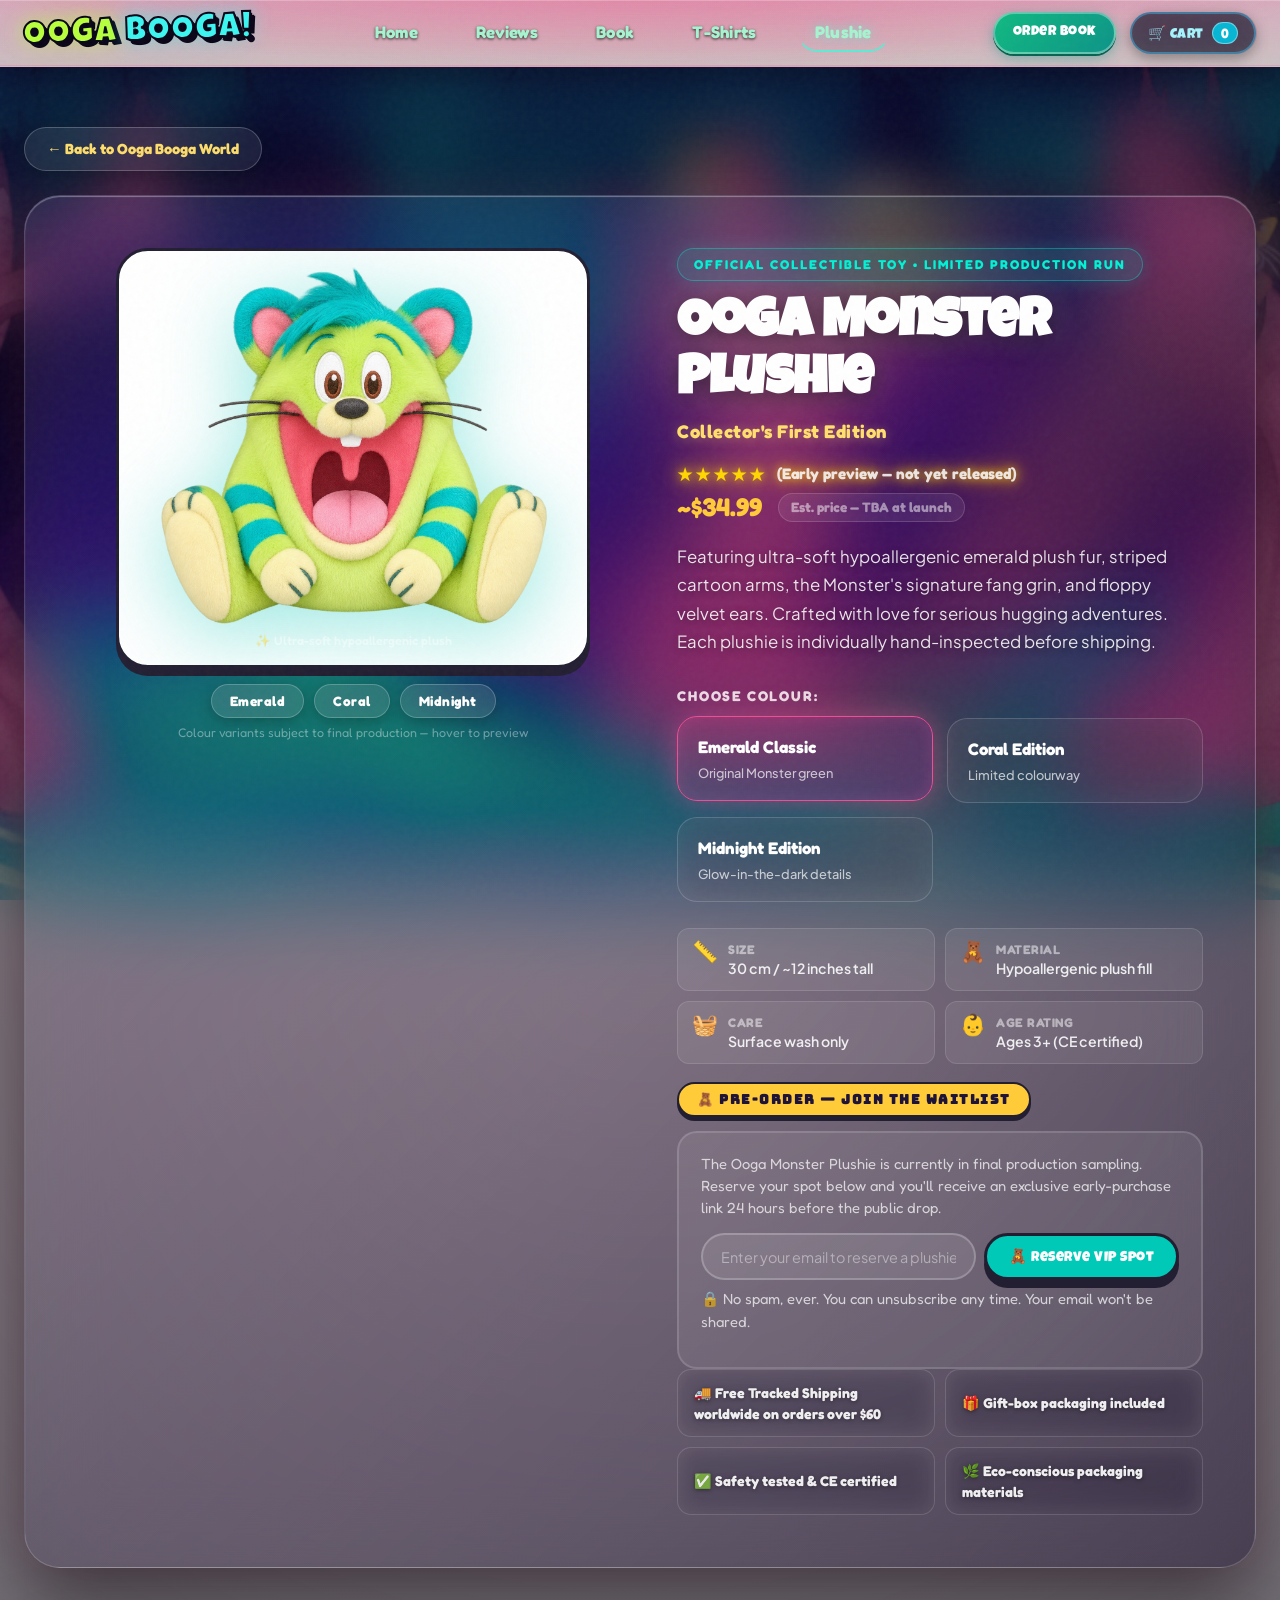
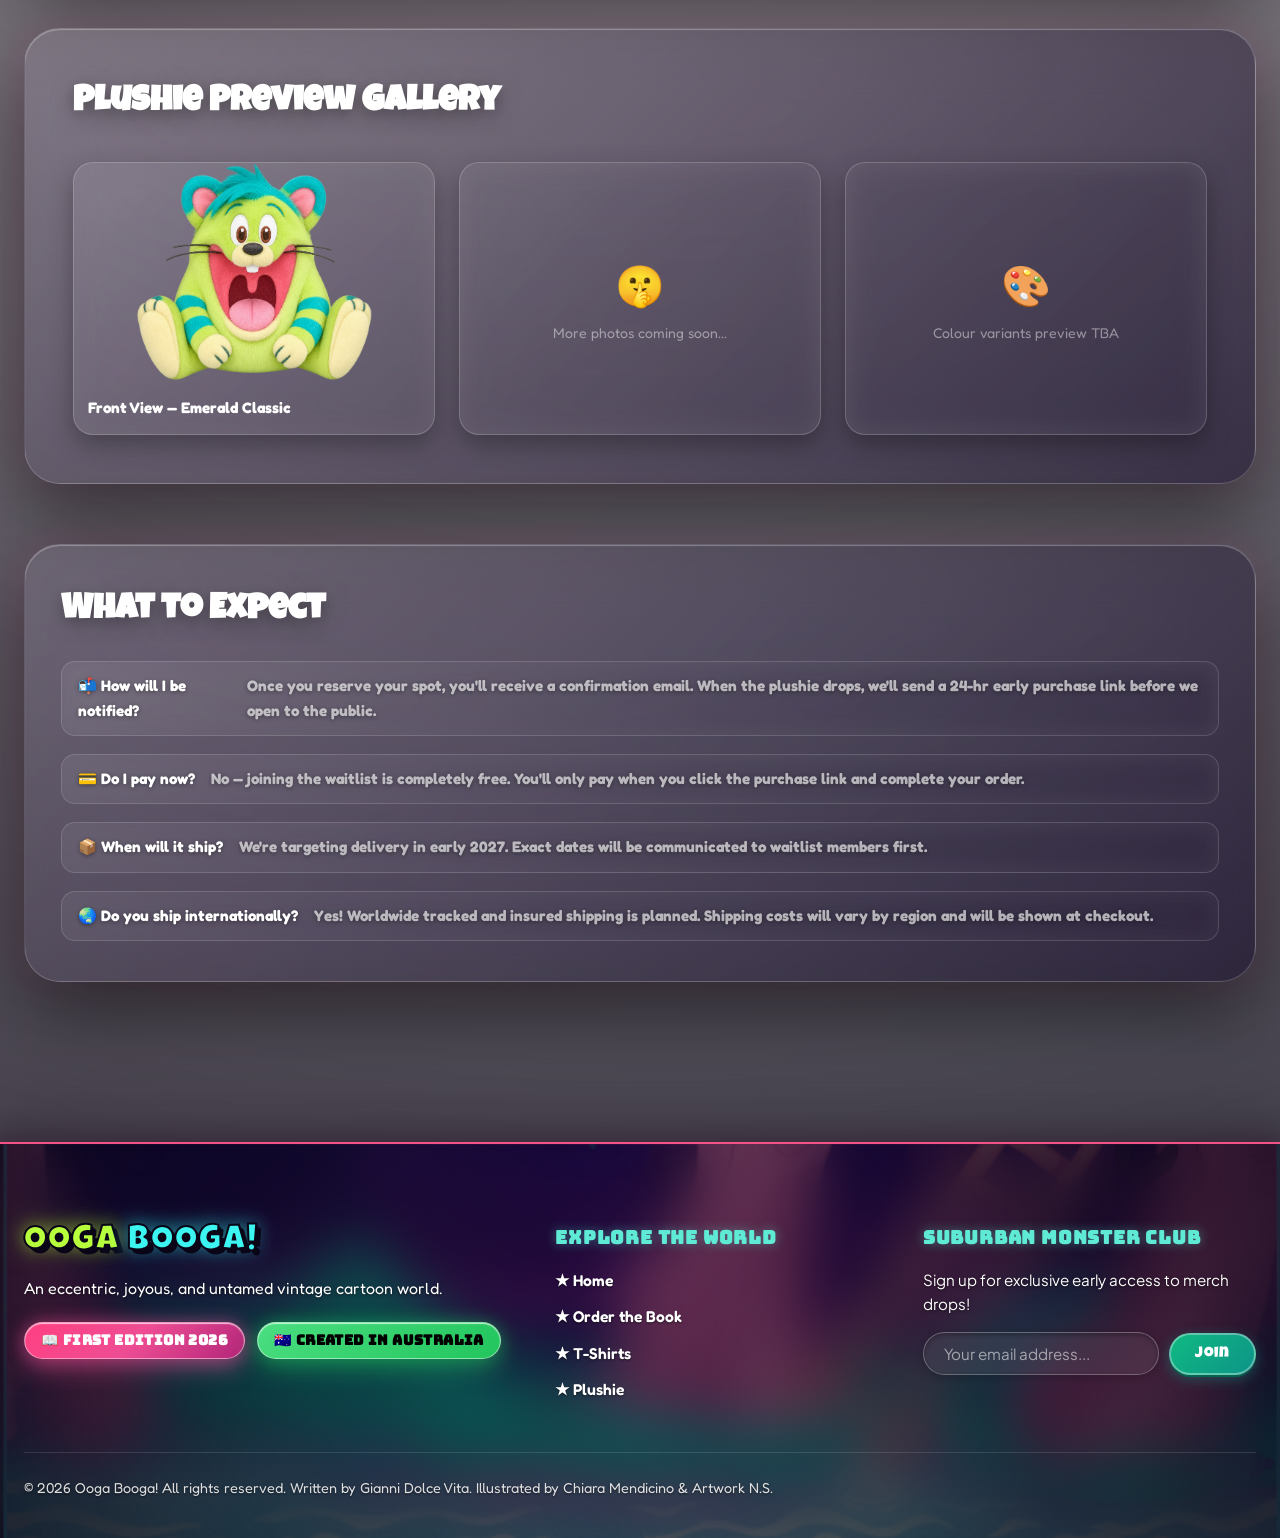
<file: ooga-booga-shopify-theme/plushie.html>
<!doctype html>
<html lang="en">

<head>
  <meta charset="utf-8">
  <meta name="viewport" content="width=device-width, initial-scale=1">
  <title>Ooga Monster Plushie — Coming Soon | Ooga Booga!</title>
  <meta name="description" content="The official Ooga Monster collectible plushie — Coming Soon. Ultra-soft, hypoallergenic, and bursting with cartoon charm.">

  <!-- Google Fonts -->
  <link rel="preconnect" href="https://fonts.googleapis.com">
  <link rel="preconnect" href="https://fonts.gstatic.com" crossorigin>
  <link href="https://fonts.googleapis.com/css2?family=Bungee&family=Fredoka:wght@400;600;700&family=Luckiest+Guy&family=Plus+Jakarta+Sans:wght@400;500;600;700;800&family=Shrikhand&display=swap" rel="stylesheet">

  <!-- Theme CSS -->
  <link rel="stylesheet" href="assets/theme.css">

  <style>
    /* ── Override: both columns start at top, not center-aligned ── */
    .product-hero-box {
      align-items: flex-start !important;
    }
    .book-3d-stage-wrapper {
      align-self: flex-start;
    }
    .product-hero-box > div:last-child {
      align-self: flex-start;
    }
    /* ── Plushie Coming-Soon Badge on product hero ── */
    .plushie-cs-badge {
      display: inline-flex;
      align-items: center;
      gap: 8px;
      background: var(--color-yellow-accent);
      color: var(--color-purple-deep);
      font-family: var(--font-heading);
      font-size: 0.82rem;
      font-weight: 700;
      letter-spacing: 1.5px;
      padding: 6px 18px;
      border-radius: var(--border-radius-pill);
      border: 2px solid var(--color-border-cartoon);
      box-shadow: var(--shadow-cartoon-sm);
      margin-bottom: 10px;
    }

    /* ── Plushie image display (replaces 3D stage) ── */
    .plushie-image-stage {
      background: #ffffff;
      border: 3px solid var(--color-border-cartoon);
      border-radius: var(--border-radius-lg);
      display: flex;
      align-items: flex-start;   /* image anchors to top */
      justify-content: center;
      min-height: 420px;
      padding: 16px 24px 24px;
      position: relative;
      overflow: hidden;
      box-shadow: var(--shadow-cartoon-md);
    }

    .plushie-image-stage::before {
      display: none;
    }

    .plushie-main-img {
      max-width: 420px;
      width: 95%;
      object-fit: contain;
      /* PNG has white bg — blend it away */
      mix-blend-mode: multiply;
      filter: drop-shadow(0 16px 40px rgba(0, 201, 183, 0.40));
      transition: transform 0.4s ease, filter 0.4s ease;
    }

    .plushie-main-img:hover {
      transform: translateY(-10px) scale(1.04);
      filter: drop-shadow(0 24px 56px rgba(0, 201, 183, 0.65));
    }

    .plushie-spin-hint {
      position: absolute;
      bottom: 14px;
      left: 50%;
      transform: translateX(-50%);
      font-family: var(--font-fun);
      font-size: 0.78rem;
      color: rgba(255, 255, 255, 0.45);
      font-weight: 600;
      white-space: nowrap;
    }

    /* ── Sold-out / waitlist replacement for add-to-cart ── */
    .plushie-waitlist-box {
      background: rgba(255, 255, 255, 0.07);
      border: 2px solid rgba(255, 255, 255, 0.14);
      border-radius: var(--border-radius-md);
      padding: 20px 22px;
      margin-top: 4px;
    }

    .plushie-waitlist-box p {
      font-family: var(--font-fun);
      font-size: 0.92rem;
      color: rgba(255, 255, 255, 0.72);
      margin-bottom: 14px;
      line-height: 1.5;
    }

    .plushie-wl-form {
      display: flex;
      gap: 8px;
      flex-wrap: wrap;
    }

    .plushie-wl-input {
      flex: 1;
      min-width: 180px;
      padding: 12px 18px;
      border-radius: var(--border-radius-pill);
      border: 2px solid rgba(255, 255, 255, 0.22);
      background: rgba(255, 255, 255, 0.09);
      color: #fff;
      font-family: var(--font-body);
      font-size: 0.9rem;
      outline: none;
      transition: border-color 0.2s;
    }

    .plushie-wl-input::placeholder { color: rgba(255, 255, 255, 0.42); }
    .plushie-wl-input:focus { border-color: var(--color-teal-primary); }

    .plushie-wl-note {
      font-family: var(--font-body);
      font-size: 0.72rem;
      color: rgba(255, 255, 255, 0.42);
      margin-top: 8px;
    }

    /* ── Coming Soon overlay on the price ── */
    .plushie-price-row {
      display: flex;
      align-items: center;
      gap: 16px;
      flex-wrap: wrap;
      margin: 8px 0 16px;
    }

    .plushie-price {
      font-family: var(--font-fun);
      font-size: 1.6rem;
      font-weight: 700;
      color: var(--color-yellow-accent);
    }

    .plushie-price-tba {
      font-family: var(--font-fun);
      font-size: 0.85rem;
      font-weight: 700;
      color: rgba(255, 255, 255, 0.5);
      background: rgba(255, 255, 255, 0.08);
      border-radius: var(--border-radius-pill);
      padding: 3px 12px;
      border: 1px solid rgba(255, 255, 255, 0.15);
    }

    /* ── Spec cards ── */
    .plushie-specs-grid {
      display: grid;
      grid-template-columns: repeat(2, 1fr);
      gap: 10px;
      margin: 18px 0;
    }

    .plushie-spec-card {
      background: rgba(255, 255, 255, 0.07);
      border: 1.5px solid rgba(255, 255, 255, 0.12);
      border-radius: var(--border-radius-sm);
      padding: 12px 14px;
      display: flex;
      align-items: flex-start;
      gap: 10px;
    }

    .plushie-spec-icon {
      font-size: 1.3rem;
      line-height: 1;
      flex-shrink: 0;
    }

    .plushie-spec-label {
      font-family: var(--font-fun);
      font-size: 0.78rem;
      font-weight: 700;
      color: rgba(255, 255, 255, 0.5);
      text-transform: uppercase;
      letter-spacing: 0.5px;
    }

    .plushie-spec-value {
      font-family: var(--font-body);
      font-size: 0.88rem;
      font-weight: 600;
      color: rgba(255, 255, 255, 0.88);
      line-height: 1.3;
    }

    @media (max-width: 640px) {
      .plushie-specs-grid { grid-template-columns: 1fr; }
      .plushie-wl-form { flex-direction: column; }
    }
  </style>
</head>

<body class="template-page">
  <div class="vintage-grain-overlay"></div>

  <!-- SITE HEADER -->
  <header class="site-header" id="SiteHeader">
    <div class="header-container">
      <a href="index.html" class="logo-wrapper">
        <span class="brand-logo-text"><span class="brand-word-ooga">OOGA</span> <span class="brand-word-booga">BOOGA!</span></span>
      </a>
      <nav class="main-nav-wrapper">
        <ul class="main-nav">
          <li><a href="index.html" class="nav-link">Home</a></li>
          <li><a href="index.html#reviews" class="nav-link">Reviews</a></li>
          <li><a href="product.html" class="nav-link nav-link-product">Book</a></li>
          <li><a href="tshirt.html" class="nav-link">T-Shirts</a></li>
          <li><a href="plushie.html" class="nav-link active">Plushie</a></li>
        </ul>
      </nav>
      <div class="header-actions">
        <a href="product.html" class="btn-cartoon btn-header-order">Order Book</a>
        <button type="button" class="btn-cartoon btn-header-cart" id="openCartBtn">
          🛒 Cart <span class="cart-btn-badge" id="cartCountBadge">0</span>
        </button>
      </div>
    </div>
  </header>

  <!-- MAIN -->
  <main>
    <div class="product-page-main">
      <div class="product-page-inner">

        <!-- Breadcrumb -->
        <div style="margin-bottom: 24px;">
          <a href="index.html" class="btn-product-back">← Back to Ooga Booga World</a>
        </div>

        <!-- Product Hero Box -->
        <div class="product-hero-box">

          <!-- Plushie Image Stage (replaces 3D model) -->
          <div class="book-3d-stage-wrapper">
            <div class="plushie-image-stage">
              <img
                src="assets/images/shop/plushie.png"
                alt="Official Ooga Monster Collectible Plushie Toy"
                class="plushie-main-img"
                id="plushieHeroImg"
              >
              <span class="plushie-spin-hint">✨ Ultra-soft hypoallergenic plush</span>
            </div>

            <!-- Thumbnail colour previews (placeholders until final images exist) -->
            <div class="book-3d-controls" style="margin-top: 16px;">
              <button type="button" class="btn-3d-ctrl" id="viewEmerald" onclick="selectColour('emerald')">Emerald</button>
              <button type="button" class="btn-3d-ctrl" id="viewCoral" onclick="selectColour('coral')">Coral</button>
              <button type="button" class="btn-3d-ctrl" id="viewMidnight" onclick="selectColour('midnight')">Midnight</button>
            </div>
            <p style="text-align:center; font-family:var(--font-fun); font-size:0.78rem; color:rgba(255,255,255,0.4); margin-top:6px;">
              Colour variants subject to final production — hover to preview
            </p>
          </div>

          <!-- Buy / Waitlist Box -->
          <div>
            <div class="book-author-tag">Official Collectible Toy • Limited Production Run</div>
            <h1 class="book-title">Ooga Monster<br>Plushie</h1>
            <div class="book-subtitle">Collector's First Edition</div>

            <div class="stars-rating">★★★★★ <span>(Early preview — not yet released)</span></div>

            <div class="plushie-price-row">
              <span class="plushie-price">~$34.99</span>
              <span class="plushie-price-tba">Est. price — TBA at launch</span>
            </div>

            <p class="book-description">
              Featuring ultra-soft hypoallergenic emerald plush fur, striped cartoon arms, the Monster's signature fang grin, and floppy velvet ears. Crafted with love for serious hugging adventures. Each plushie is individually hand-inspected before shipping.
            </p>

            <!-- Colour variants (decorative — not orderable yet) -->
            <div class="variant-selector-group">
              <label class="variant-label">Choose Colour:</label>
              <div class="variant-options-grid">
                <div class="variant-card selected" data-colour="emerald" onclick="selectColour('emerald')">
                  <span class="variant-title">Emerald Classic</span>
                  <span class="variant-subtext">Original Monster green</span>
                </div>
                <div class="variant-card" data-colour="coral" onclick="selectColour('coral')">
                  <span class="variant-title">Coral Edition</span>
                  <span class="variant-subtext">Limited colourway</span>
                </div>
                <div class="variant-card" data-colour="midnight" onclick="selectColour('midnight')">
                  <span class="variant-title">Midnight Edition</span>
                  <span class="variant-subtext">Glow-in-the-dark details</span>
                </div>
              </div>
            </div>

            <!-- Spec Grid -->
            <div class="plushie-specs-grid">
              <div class="plushie-spec-card">
                <span class="plushie-spec-icon">📏</span>
                <div>
                  <div class="plushie-spec-label">Size</div>
                  <div class="plushie-spec-value">30 cm / ~12 inches tall</div>
                </div>
              </div>
              <div class="plushie-spec-card">
                <span class="plushie-spec-icon">🧸</span>
                <div>
                  <div class="plushie-spec-label">Material</div>
                  <div class="plushie-spec-value">Hypoallergenic plush fill</div>
                </div>
              </div>
              <div class="plushie-spec-card">
                <span class="plushie-spec-icon">🧺</span>
                <div>
                  <div class="plushie-spec-label">Care</div>
                  <div class="plushie-spec-value">Surface wash only</div>
                </div>
              </div>
              <div class="plushie-spec-card">
                <span class="plushie-spec-icon">👶</span>
                <div>
                  <div class="plushie-spec-label">Age Rating</div>
                  <div class="plushie-spec-value">Ages 3+ (CE certified)</div>
                </div>
              </div>
            </div>

            <!-- WAITLIST (replaces Add to Cart) -->
            <div class="plushie-cs-badge">🧸 PRE-ORDER — JOIN THE WAITLIST</div>

            <div class="plushie-waitlist-box">
              <p>
                The Ooga Monster Plushie is currently in final production sampling. Reserve your spot below and you'll receive an exclusive early-purchase link 24 hours before the public drop.
              </p>
              <form class="plushie-wl-form" onsubmit="plushieSubmit(event)">
                <input
                  type="email"
                  placeholder="Enter your email to reserve a plushie..."
                  required
                  class="plushie-wl-input"
                  id="plushieEmailInput"
                >
                <button type="submit" class="btn-cartoon btn-cartoon-teal" style="white-space:nowrap; padding:12px 22px; font-size:0.9rem;">
                  🧸 Reserve VIP Spot
                </button>
              </form>
              <p class="plushie-wl-note">🔒 No spam, ever. You can unsubscribe any time. Your email won't be shared.</p>
            </div>

            <div class="features-list">
              <div class="feature-bullet">🚚 Free Tracked Shipping worldwide on orders over $60</div>
              <div class="feature-bullet">🎁 Gift-box packaging included</div>
              <div class="feature-bullet">✅ Safety tested & CE certified</div>
              <div class="feature-bullet">🌿 Eco-conscious packaging materials</div>
            </div>
          </div>
        </div><!-- end product-hero-box -->

        <!-- Gallery / Preview Section -->
        <div class="product-glass-card product-spread-section">
          <h3 class="product-glass-title">Plushie Preview Gallery</h3>
          <div class="spread-gallery-grid">
            <div class="gallery-thumbnail-card">
              <img src="assets/images/shop/plushie.png" alt="Ooga Monster Plushie — Front View" loading="lazy" style="object-fit: contain; background: transparent;">
              <div class="gallery-card-label">Front View — Emerald Classic</div>
            </div>
            <div class="gallery-thumbnail-card" style="display:flex;align-items:center;justify-content:center;min-height:200px;">
              <div style="text-align:center; padding:20px;">
                <span style="font-size:2.5rem;">🤫</span>
                <p style="font-family:var(--font-fun);color:rgba(255,255,255,0.45);font-size:0.88rem;margin-top:8px;">More photos coming soon...</p>
              </div>
            </div>
            <div class="gallery-thumbnail-card" style="display:flex;align-items:center;justify-content:center;min-height:200px;">
              <div style="text-align:center; padding:20px;">
                <span style="font-size:2.5rem;">🎨</span>
                <p style="font-family:var(--font-fun);color:rgba(255,255,255,0.45);font-size:0.88rem;margin-top:8px;">Colour variants preview TBA</p>
              </div>
            </div>
          </div>
        </div>

        <!-- FAQ / What to Expect -->
        <div class="product-glass-card" style="padding: 40px 36px;">
          <h3 class="product-glass-title">What to Expect</h3>
          <div style="display:flex;flex-direction:column;gap:18px;margin-top:16px;">
            <div class="feature-bullet" style="font-size:0.95rem; line-height:1.6;">
              <strong style="color:#fff;">📬 How will I be notified?</strong><br>
              <span style="color:rgba(255,255,255,0.65);">Once you reserve your spot, you'll receive a confirmation email. When the plushie drops, we'll send a 24-hr early purchase link before we open to the public.</span>
            </div>
            <div class="feature-bullet" style="font-size:0.95rem; line-height:1.6;">
              <strong style="color:#fff;">💳 Do I pay now?</strong><br>
              <span style="color:rgba(255,255,255,0.65);">No — joining the waitlist is completely free. You'll only pay when you click the purchase link and complete your order.</span>
            </div>
            <div class="feature-bullet" style="font-size:0.95rem; line-height:1.6;">
              <strong style="color:#fff;">📦 When will it ship?</strong><br>
              <span style="color:rgba(255,255,255,0.65);">We're targeting delivery in early 2027. Exact dates will be communicated to waitlist members first.</span>
            </div>
            <div class="feature-bullet" style="font-size:0.95rem; line-height:1.6;">
              <strong style="color:#fff;">🌏 Do you ship internationally?</strong><br>
              <span style="color:rgba(255,255,255,0.65);">Yes! Worldwide tracked and insured shipping is planned. Shipping costs will vary by region and will be shown at checkout.</span>
            </div>
          </div>
        </div>

      </div><!-- end product-page-inner -->
    </div><!-- end product-page-main -->
  </main>

  <!-- FOOTER -->
  <footer class="site-footer">
    <div class="footer-container">
      <div>
        <div class="footer-brand-title">
          <span class="brand-word-ooga">OOGA</span> <span class="brand-word-booga">BOOGA!</span>
        </div>
        <p class="footer-copy">An eccentric, joyous, and untamed vintage cartoon world.</p>
        <div class="footer-badges-wrap">
          <span class="trust-badge-pill footer-pill-pink">📖 First Edition 2026</span>
          <span class="trust-badge-pill footer-pill-green">🇦🇺 Created in Australia</span>
        </div>
      </div>
      <div>
        <h4 class="footer-col-title">Explore The World</h4>
        <ul class="footer-nav-list">
          <li><a href="index.html" class="footer-nav-link">★ Home</a></li>
          <li><a href="product.html" class="footer-nav-link">★ Order the Book</a></li>
          <li><a href="tshirt.html" class="footer-nav-link">★ T-Shirts</a></li>
          <li><a href="plushie.html" class="footer-nav-link">★ Plushie</a></li>
        </ul>
      </div>
      <div>
        <h4 class="footer-col-title">Suburban Monster Club</h4>
        <p class="footer-sub-text">Sign up for exclusive early access to merch drops!</p>
        <form onsubmit="plushieSubmit(event)" class="footer-form">
          <input type="email" placeholder="Your email address..." required class="footer-email-input">
          <button type="submit" class="footer-submit-btn">Join</button>
        </form>
      </div>
    </div>
    <div class="footer-bottom-bar">
      <div>© 2026 Ooga Booga! All rights reserved. Written by Gianni Dolce Vita. Illustrated by Chiara Mendicino &amp; Artwork N.S.</div>
    </div>
  </footer>

  <script src="assets/theme.js"></script>
  <script>
    // ── Colour variant selector ──
    // All variants use the same image for now — swap src values once
    // individual colour images are available (just update the imgMap below).
    const imgMap = {
      emerald:  'assets/images/shop/plushie.png',
      coral:    'assets/images/shop/plushie.png',   // TODO: swap when coral image ready
      midnight: 'assets/images/shop/plushie.png',   // TODO: swap when midnight image ready
    };

    function selectColour(colour) {
      document.querySelectorAll('.variant-card[data-colour]').forEach(c => {
        c.classList.toggle('selected', c.dataset.colour === colour);
      });
      const img = document.getElementById('plushieHeroImg');
      if (img && imgMap[colour]) img.src = imgMap[colour];
    }

    // ── Waitlist submit ──
    function plushieSubmit(event) {
      event.preventDefault();
      const input = event.target.querySelector('input[type="email"]');
      const email = input ? input.value : '';
      // TODO: Connect to Klaviyo / Mailchimp / your email service here.
      alert(`🧸 You're reserved!\n\nWe'll send an early-access link to:\n${email}\n\n24 hours before the Ooga Monster Plushie goes on sale publicly.`);
      if (input) input.value = '';
    }
  </script>
</body>
</html>
</file>
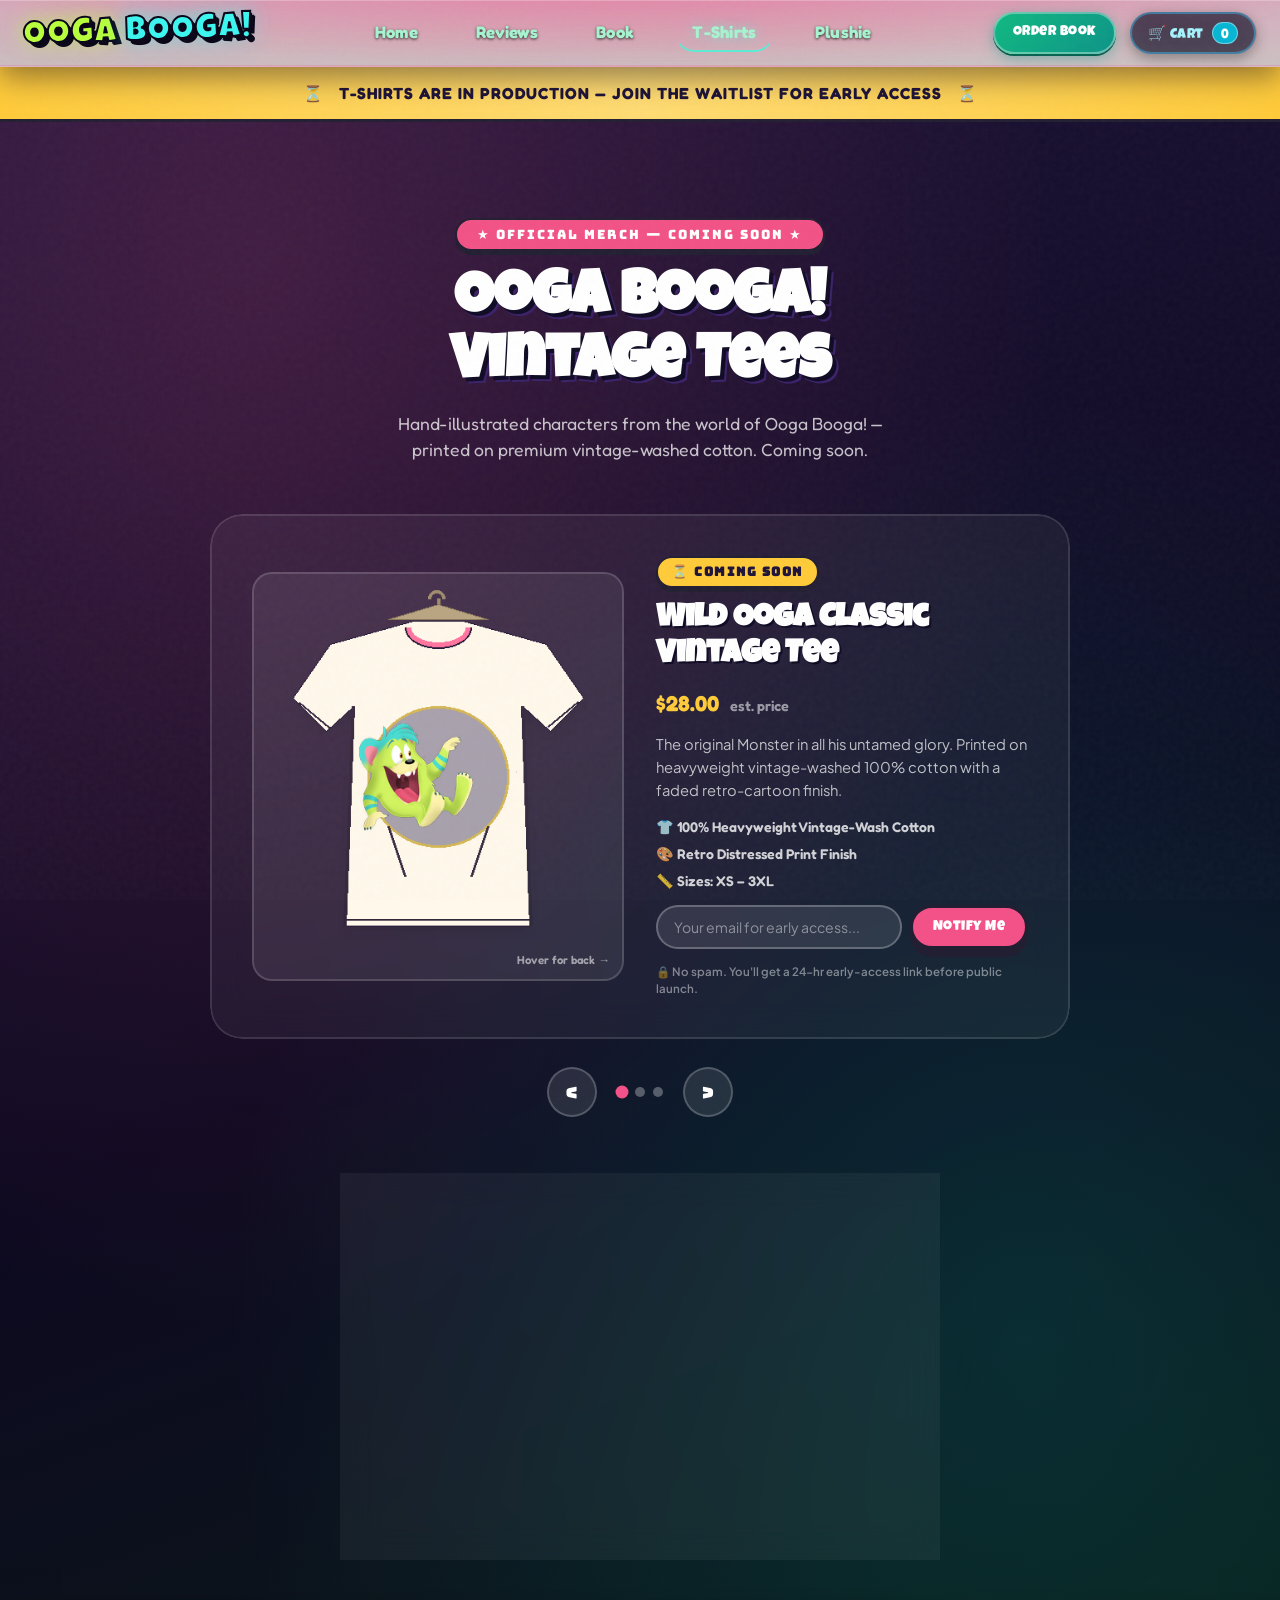
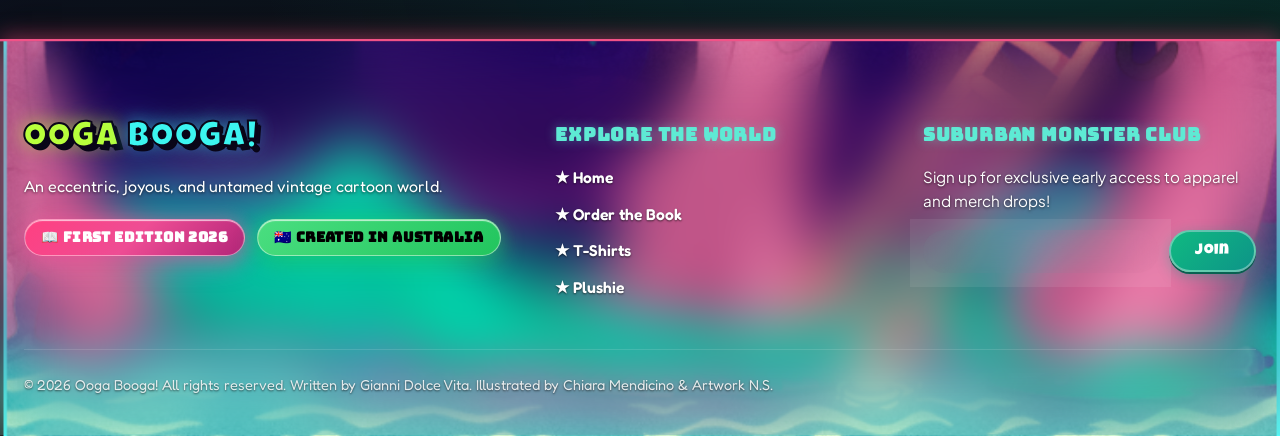
<file: ooga-booga-shopify-theme/tshirt.html>
<!doctype html>
<html lang="en">

<head>
  <meta charset="utf-8">
  <meta name="viewport" content="width=device-width, initial-scale=1">
  <title>T-Shirts — Coming Soon | Ooga Booga!</title>
  <meta name="description" content="Ooga Booga! official vintage cartoon T-Shirts — Coming Soon. Join the waitlist for early access.">

  <!-- Google Fonts -->
  <link rel="preconnect" href="https://fonts.googleapis.com">
  <link rel="preconnect" href="https://fonts.gstatic.com" crossorigin>
  <link href="https://fonts.googleapis.com/css2?family=Bungee&family=Fredoka:wght@400;600;700&family=Luckiest+Guy&family=Plus+Jakarta+Sans:wght@400;500;600;700;800&family=Shrikhand&display=swap" rel="stylesheet">

  <!-- Theme CSS -->
  <link rel="stylesheet" href="assets/theme.css">

  <style>
    /* ── T-Shirt Page Extra Styles ── */
    .ts-page-bg {
      min-height: 100vh;
      background:
        radial-gradient(ellipse at 20% 10%, rgba(242, 82, 135, 0.18) 0%, transparent 55%),
        radial-gradient(ellipse at 80% 80%, rgba(0, 201, 183, 0.15) 0%, transparent 55%),
        linear-gradient(160deg, #1e1338 0%, #0d0920 55%, #0a1a18 100%);
      padding: 40px 0 80px;
    }

    /* ── COMING SOON BANNER ── */
    .ts-coming-banner {
      text-align: center;
      padding: 14px 24px;
      background: linear-gradient(90deg, var(--color-yellow-accent), #ffdc73, var(--color-yellow-accent));
      color: var(--color-purple-deep);
      font-family: var(--font-fun);
      font-weight: 700;
      font-size: 1rem;
      letter-spacing: 1px;
      border-bottom: 3px solid var(--color-border-cartoon);
    }

    /* ── INNER WRAPPER ── */
    .ts-inner {
      max-width: 1100px;
      margin: 0 auto;
      padding: 0 24px;
    }

    /* ── HEADER ── */
    .ts-page-header {
      text-align: center;
      padding: 56px 0 40px;
    }

    .ts-vintage-tag {
      display: inline-block;
      background: var(--color-pink-primary);
      color: #fff;
      font-family: var(--font-heading);
      font-size: 0.8rem;
      letter-spacing: 2px;
      padding: 5px 20px;
      border-radius: var(--border-radius-pill);
      border: 2px solid var(--color-border-cartoon);
      box-shadow: var(--shadow-cartoon-sm);
      margin-bottom: 18px;
    }

    .ts-page-title {
      font-family: var(--font-display);
      font-size: clamp(2.4rem, 5vw, 3.8rem);
      color: #fff;
      line-height: 1.05;
      text-shadow: 4px 4px 0 #100b24, 6px 6px 0 var(--color-purple-mid);
      margin-bottom: 14px;
    }

    .ts-page-subtitle {
      font-family: var(--font-fun);
      font-size: 1.1rem;
      color: rgba(255, 255, 255, 0.75);
      max-width: 540px;
      margin: 0 auto 10px;
    }

    /* ── CAROUSEL ── */
    .ts-carousel-section {
      position: relative;
      margin: 0 auto 56px;
      max-width: 860px;
    }

    .ts-carousel-track-wrapper {
      overflow: hidden;
      border-radius: var(--border-radius-lg);
    }

    .ts-carousel-track {
      display: flex;
      transition: transform 0.45s cubic-bezier(0.25, 0.8, 0.25, 1);
    }

    .ts-carousel-slide {
      flex: 0 0 100%;
      display: grid;
      grid-template-columns: 1fr 1fr;
      gap: 32px;
      padding: 40px;
      background: rgba(255, 255, 255, 0.05);
      border: 2px solid rgba(255, 255, 255, 0.12);
      backdrop-filter: blur(18px);
      border-radius: var(--border-radius-lg);
      align-items: center;
    }

    /* Image side — flip card */
    .ts-flipper-wrap {
      perspective: 900px;
    }

    .ts-flipper {
      position: relative;
      width: 100%;
      padding-top: 110%;
      transform-style: preserve-3d;
      transition: transform 0.7s ease;
      cursor: pointer;
    }

    .ts-flipper:hover {
      transform: rotateY(180deg);
    }

    .ts-flip-face {
      position: absolute;
      inset: 0;
      backface-visibility: hidden;
      border-radius: var(--border-radius-md);
      overflow: hidden;
      background: rgba(255,255,255,0.08);
      border: 2px solid rgba(255,255,255,0.15);
    }

    .ts-flip-face img {
      width: 100%;
      height: 100%;
      object-fit: contain;
      padding: 12px;
    }

    .ts-flip-back {
      transform: rotateY(180deg);
    }

    .ts-flip-hint {
      position: absolute;
      bottom: 10px;
      right: 12px;
      font-family: var(--font-fun);
      font-size: 0.72rem;
      color: rgba(255,255,255,0.55);
      font-weight: 600;
      pointer-events: none;
    }

    /* Info side */
    .ts-slide-info {
      display: flex;
      flex-direction: column;
      gap: 14px;
    }

    .ts-cs-badge {
      display: inline-flex;
      align-items: center;
      gap: 6px;
      background: var(--color-yellow-accent);
      color: var(--color-purple-deep);
      font-family: var(--font-heading);
      font-size: 0.78rem;
      font-weight: 700;
      letter-spacing: 1.5px;
      padding: 5px 14px;
      border-radius: var(--border-radius-pill);
      border: 2px solid var(--color-border-cartoon);
      box-shadow: var(--shadow-cartoon-sm);
      width: fit-content;
    }

    .ts-slide-name {
      font-family: var(--font-display);
      font-size: clamp(1.5rem, 2.6vw, 2rem);
      color: #fff;
      line-height: 1.1;
      text-shadow: 2px 2px 0 #100b24;
    }

    .ts-slide-price {
      font-family: var(--font-fun);
      font-size: 1.35rem;
      font-weight: 700;
      color: var(--color-yellow-accent);
    }

    .ts-slide-price span {
      font-size: 0.9rem;
      color: rgba(255,255,255,0.55);
      font-weight: 600;
      margin-left: 6px;
    }

    .ts-slide-desc {
      font-family: var(--font-body);
      font-size: 0.92rem;
      color: rgba(255,255,255,0.72);
      line-height: 1.55;
    }

    .ts-slide-features {
      display: flex;
      flex-direction: column;
      gap: 6px;
    }

    .ts-slide-feature {
      font-family: var(--font-fun);
      font-size: 0.88rem;
      color: rgba(255,255,255,0.8);
      font-weight: 600;
    }

    /* Waitlist form inside slide */
    .ts-waitlist-form {
      display: flex;
      gap: 8px;
      flex-wrap: wrap;
    }

    .ts-waitlist-input {
      flex: 1;
      min-width: 160px;
      padding: 11px 16px;
      border-radius: var(--border-radius-pill);
      border: 2px solid rgba(255,255,255,0.25);
      background: rgba(255,255,255,0.1);
      color: #fff;
      font-family: var(--font-body);
      font-size: 0.88rem;
      outline: none;
      transition: border-color 0.2s;
    }

    .ts-waitlist-input::placeholder { color: rgba(255,255,255,0.45); }

    .ts-waitlist-input:focus {
      border-color: var(--color-pink-primary);
    }

    .ts-waitlist-note {
      font-family: var(--font-body);
      font-size: 0.72rem;
      color: rgba(255,255,255,0.45);
      font-weight: 600;
    }

    /* Carousel nav */
    .ts-carousel-nav {
      display: flex;
      align-items: center;
      justify-content: center;
      gap: 20px;
      margin-top: 28px;
    }

    .ts-nav-btn {
      width: 50px;
      height: 50px;
      border-radius: 50%;
      background: rgba(255,255,255,0.1);
      border: 2px solid rgba(255,255,255,0.2);
      color: #fff;
      font-size: 1.5rem;
      cursor: pointer;
      transition: all 0.2s;
      display: flex;
      align-items: center;
      justify-content: center;
      font-family: var(--font-heading);
    }

    .ts-nav-btn:hover {
      background: var(--color-pink-primary);
      border-color: var(--color-pink-primary);
      transform: scale(1.1);
    }

    .ts-dots {
      display: flex;
      gap: 8px;
    }

    .ts-dot {
      width: 10px;
      height: 10px;
      border-radius: 50%;
      background: rgba(255,255,255,0.3);
      cursor: pointer;
      transition: all 0.2s;
      border: none;
    }

    .ts-dot.active {
      background: var(--color-pink-primary);
      transform: scale(1.3);
    }

    /* ── GLOBAL WAITLIST (bottom CTA) ── */
    .ts-global-waitlist {
      background: rgba(255, 255, 255, 0.05);
      border: 2px solid rgba(255,255,255,0.12);
      border-radius: var(--border-radius-lg);
      padding: 48px 40px;
      text-align: center;
      backdrop-filter: blur(16px);
      max-width: 600px;
      margin: 0 auto;
    }

    .ts-global-waitlist h3 {
      font-family: var(--font-display);
      font-size: clamp(1.6rem, 3vw, 2.2rem);
      color: #fff;
      margin-bottom: 10px;
      text-shadow: 2px 2px 0 #100b24;
    }

    .ts-global-waitlist p {
      font-family: var(--font-fun);
      color: rgba(255,255,255,0.7);
      margin-bottom: 24px;
      font-size: 1rem;
    }

    .ts-global-form {
      display: flex;
      gap: 10px;
      max-width: 440px;
      margin: 0 auto 10px;
    }

    .ts-global-note {
      font-family: var(--font-body);
      font-size: 0.72rem;
      color: rgba(255,255,255,0.4);
    }

    /* ── RESPONSIVE ── */
    @media (max-width: 680px) {
      .ts-carousel-slide {
        grid-template-columns: 1fr;
        padding: 24px 20px;
        gap: 20px;
      }
      .ts-flipper { padding-top: 90%; }
      .ts-global-waitlist { padding: 32px 20px; }
      .ts-global-form { flex-direction: column; }
    }
  </style>
</head>

<body class="template-page">
  <div class="vintage-grain-overlay"></div>

  <!-- SITE HEADER -->
  <header class="site-header" id="SiteHeader">
    <div class="header-container">
      <a href="index.html" class="logo-wrapper">
        <span class="brand-logo-text"><span class="brand-word-ooga">OOGA</span> <span class="brand-word-booga">BOOGA!</span></span>
      </a>
      <nav class="main-nav-wrapper">
        <ul class="main-nav">
          <li><a href="index.html" class="nav-link">Home</a></li>
          <li><a href="index.html#reviews" class="nav-link">Reviews</a></li>
          <li><a href="product.html" class="nav-link nav-link-product">Book</a></li>
          <li><a href="tshirt.html" class="nav-link active">T-Shirts</a></li>
          <li><a href="plushie.html" class="nav-link">Plushie</a></li>
        </ul>
      </nav>
      <div class="header-actions">
        <a href="product.html" class="btn-cartoon btn-header-order">Order Book</a>
        <button type="button" class="btn-cartoon btn-header-cart" id="openCartBtn">
          🛒 Cart <span class="cart-btn-badge" id="cartCountBadge">0</span>
        </button>
      </div>
    </div>
  </header>

  <!-- COMING SOON BANNER -->
  <div class="ts-coming-banner">
    ⏳ &nbsp; T-SHIRTS ARE IN PRODUCTION — JOIN THE WAITLIST FOR EARLY ACCESS &nbsp; ⏳
  </div>

  <!-- MAIN -->
  <main class="ts-page-bg">
    <div class="ts-inner">

      <!-- Page Header -->
      <div class="ts-page-header">
        <div class="ts-vintage-tag">★ OFFICIAL MERCH — COMING SOON ★</div>
        <h1 class="ts-page-title">Ooga Booga!<br>Vintage Tees</h1>
        <p class="ts-page-subtitle">Hand-illustrated characters from the world of Ooga Booga! — printed on premium vintage-washed cotton. Coming soon.</p>
      </div>

      <!-- Carousel -->
      <div class="ts-carousel-section">
        <div class="ts-carousel-track-wrapper">
          <div class="ts-carousel-track" id="tsCarouselTrack">

            <!-- SLIDE 1: Wild Ooga Classic Tee -->
            <div class="ts-carousel-slide">
              <div class="ts-flipper-wrap">
                <div class="ts-flipper" title="Hover to see back">
                  <div class="ts-flip-face">
                    <img src="assets/images/shop/tshirt_mockup_ooga.png" alt="Wild Ooga Classic Vintage Tee — Front">
                    <span class="ts-flip-hint">Hover for back →</span>
                  </div>
                  <div class="ts-flip-face ts-flip-back">
                    <img src="assets/images/shop/tshirt_mockup_ooga_back.png" alt="Wild Ooga Classic Vintage Tee — Back">
                  </div>
                </div>
              </div>

              <div class="ts-slide-info">
                <span class="ts-cs-badge">⏳ COMING SOON</span>
                <h2 class="ts-slide-name">Wild Ooga Classic Vintage Tee</h2>
                <div class="ts-slide-price">$28.00 <span>est. price</span></div>
                <p class="ts-slide-desc">The original Monster in all his untamed glory. Printed on heavyweight vintage-washed 100% cotton with a faded retro-cartoon finish.</p>
                <div class="ts-slide-features">
                  <span class="ts-slide-feature">👕 100% Heavyweight Vintage-Wash Cotton</span>
                  <span class="ts-slide-feature">🎨 Retro Distressed Print Finish</span>
                  <span class="ts-slide-feature">📏 Sizes: XS – 3XL</span>
                </div>

                <form class="ts-waitlist-form" onsubmit="tsSubmitWaitlist(event, 'Wild Ooga Classic Tee')">
                  <input type="email" placeholder="Your email for early access..." required class="ts-waitlist-input">
                  <button type="submit" class="btn-cartoon btn-cartoon-pink" style="white-space:nowrap; padding:11px 20px; font-size:0.88rem;">
                    Notify Me
                  </button>
                </form>
                <span class="ts-waitlist-note">🔒 No spam. You'll get a 24-hr early-access link before public launch.</span>
              </div>
            </div>

            <!-- SLIDE 2: Suburbia Run Adventure Tee -->
            <div class="ts-carousel-slide">
              <div class="ts-flipper-wrap">
                <div class="ts-flipper" title="Hover to see back">
                  <div class="ts-flip-face">
                    <img src="assets/images/shop/tshirt_mockup_boy.png" alt="Suburbia Run Adventure Tee — Front">
                    <span class="ts-flip-hint">Hover for back →</span>
                  </div>
                  <div class="ts-flip-face ts-flip-back">
                    <img src="assets/images/shop/tshirt_mockup_boy_back.png" alt="Suburbia Run Adventure Tee — Back">
                  </div>
                </div>
              </div>

              <div class="ts-slide-info">
                <span class="ts-cs-badge">⏳ COMING SOON</span>
                <h2 class="ts-slide-name">Suburbia Run Adventure Tee</h2>
                <div class="ts-slide-price">$28.00 <span>est. price</span></div>
                <p class="ts-slide-desc">The Boy mid-sprint through Suburbia, chased by lovable chaos. A bold graphic silkscreen print with vintage halftone dot texture.</p>
                <div class="ts-slide-features">
                  <span class="ts-slide-feature">👕 100% Heavyweight Vintage-Wash Cotton</span>
                  <span class="ts-slide-feature">🎨 Silkscreen Halftone Dot Print</span>
                  <span class="ts-slide-feature">📏 Sizes: XS – 3XL</span>
                </div>

                <form class="ts-waitlist-form" onsubmit="tsSubmitWaitlist(event, 'Suburbia Run Adventure Tee')">
                  <input type="email" placeholder="Your email for early access..." required class="ts-waitlist-input">
                  <button type="submit" class="btn-cartoon btn-cartoon-pink" style="white-space:nowrap; padding:11px 20px; font-size:0.88rem;">
                    Notify Me
                  </button>
                </form>
                <span class="ts-waitlist-note">🔒 No spam. You'll get a 24-hr early-access link before public launch.</span>
              </div>
            </div>

            <!-- SLIDE 3: Placeholder / Coming Soon -->
            <div class="ts-carousel-slide">
              <div class="ts-flipper-wrap">
                <div style="width:100%; padding-top:110%; background: rgba(255,255,255,0.06); border-radius: var(--border-radius-md); border: 2px dashed rgba(255,255,255,0.2); position:relative;">
                  <div style="position:absolute;inset:0;display:flex;flex-direction:column;align-items:center;justify-content:center;gap:10px;">
                    <span style="font-size:3rem;">🤫</span>
                    <span style="font-family:var(--font-fun);color:rgba(255,255,255,0.5);font-size:0.9rem;font-weight:700;">More designs coming...</span>
                  </div>
                </div>
              </div>

              <div class="ts-slide-info">
                <span class="ts-cs-badge">⏳ COMING SOON</span>
                <h2 class="ts-slide-name">Mystery Design #3</h2>
                <div class="ts-slide-price">TBA</div>
                <p class="ts-slide-desc">A third secret design is in the works — join the waitlist to be the first to see it when it drops!</p>
                <div class="ts-slide-features">
                  <span class="ts-slide-feature">🎨 Design TBA — Stay Tuned</span>
                  <span class="ts-slide-feature">📏 Full size range planned</span>
                </div>
                <form class="ts-waitlist-form" onsubmit="tsSubmitWaitlist(event, 'Mystery Design #3')">
                  <input type="email" placeholder="Your email for early access..." required class="ts-waitlist-input">
                  <button type="submit" class="btn-cartoon btn-cartoon-pink" style="white-space:nowrap; padding:11px 20px; font-size:0.88rem;">
                    Notify Me
                  </button>
                </form>
                <span class="ts-waitlist-note">🔒 No spam. You'll get a 24-hr early-access link before public launch.</span>
              </div>
            </div>

          </div><!-- end track -->
        </div><!-- end track-wrapper -->

        <!-- Nav -->
        <div class="ts-carousel-nav">
          <button class="ts-nav-btn" id="tsPrev" aria-label="Previous">‹</button>
          <div class="ts-dots" id="tsDots">
            <button class="ts-dot active" aria-label="Slide 1"></button>
            <button class="ts-dot" aria-label="Slide 2"></button>
            <button class="ts-dot" aria-label="Slide 3"></button>
          </div>
          <button class="ts-nav-btn" id="tsNext" aria-label="Next">›</button>
        </div>
      </div><!-- end carousel-section -->

      <!-- Global Waitlist CTA -->
      <div class="ts-global-waitlist">
        <div class="ts-vintage-tag" style="margin-bottom: 16px;">★ JOIN THE SUBURBAN MONSTER CLUB ★</div>
        <h3>Get Notified First</h3>
        <p>Sign up once and we'll alert you the moment any T-Shirt is available to order — plus early-bird pricing for waitlist members.</p>
        <form class="ts-global-form" onsubmit="tsSubmitWaitlist(event, 'General T-Shirt Waitlist')">
          <input type="email" placeholder="Your email address..." required class="ts-waitlist-input" style="flex:1;">
          <button type="submit" class="btn-cartoon btn-cartoon-yellow" style="white-space:nowrap; padding:11px 22px; font-size:0.9rem; background:var(--color-yellow-accent); color:var(--color-purple-deep);">
            Join Waitlist
          </button>
        </form>
        <p class="ts-global-note">No spam, ever. Unsubscribe any time.</p>
      </div>

    </div><!-- end ts-inner -->
  </main>

  <!-- FOOTER -->
  <footer class="site-footer">
    <div class="footer-container">
      <div>
        <div class="footer-brand-title">
          <span class="brand-word-ooga">OOGA</span> <span class="brand-word-booga">BOOGA!</span>
        </div>
        <p class="footer-copy">An eccentric, joyous, and untamed vintage cartoon world.</p>
        <div class="footer-badges-wrap">
          <span class="trust-badge-pill footer-pill-pink">📖 First Edition 2026</span>
          <span class="trust-badge-pill footer-pill-green">🇦🇺 Created in Australia</span>
        </div>
      </div>
      <div>
        <h4 class="footer-col-title">Explore The World</h4>
        <ul class="footer-nav-list">
          <li><a href="index.html" class="footer-nav-link">★ Home</a></li>
          <li><a href="product.html" class="footer-nav-link">★ Order the Book</a></li>
          <li><a href="tshirt.html" class="footer-nav-link">★ T-Shirts</a></li>
          <li><a href="plushie.html" class="footer-nav-link">★ Plushie</a></li>
        </ul>
      </div>
      <div>
        <h4 class="footer-col-title">Suburban Monster Club</h4>
        <p class="footer-sub-text">Sign up for exclusive early access to apparel and merch drops!</p>
        <form onsubmit="tsSubmitWaitlist(event, 'Footer')" class="footer-form">
          <input type="email" placeholder="Your email address..." required class="footer-email-input">
          <button type="submit" class="footer-submit-btn">Join</button>
        </form>
      </div>
    </div>
    <div class="footer-bottom-bar">
      <div>© 2026 Ooga Booga! All rights reserved. Written by Gianni Dolce Vita. Illustrated by Chiara Mendicino &amp; Artwork N.S.</div>
    </div>
  </footer>

  <script src="assets/theme.js"></script>
  <script>
    // ── Carousel ──
    const track = document.getElementById('tsCarouselTrack');
    const dots  = document.querySelectorAll('.ts-dot');
    let current = 0;
    const total = 3;

    function goTo(idx) {
      current = (idx + total) % total;
      track.style.transform = `translateX(-${current * 100}%)`;
      dots.forEach((d, i) => d.classList.toggle('active', i === current));
    }

    document.getElementById('tsPrev').addEventListener('click', () => goTo(current - 1));
    document.getElementById('tsNext').addEventListener('click', () => goTo(current + 1));
    dots.forEach((d, i) => d.addEventListener('click', () => goTo(i)));

    // Auto-advance
    setInterval(() => goTo(current + 1), 6000);

    // ── Waitlist submit ──
    function tsSubmitWaitlist(event, product) {
      event.preventDefault();
      const input = event.target.querySelector('input[type="email"]');
      const email = input ? input.value : '';
      // TODO: Wire this to your real email collection (Klaviyo, Mailchimp, etc.)
      // For now, show a confirmation message.
      alert(`🎉 You're on the list for "${product}"!\n\nWe'll send an early-access link to ${email} 24 hours before launch.`);
      if (input) input.value = '';
    }
  </script>
</body>
</html>
</file>
<file: assets/theme.css>
/* ==========================================================================
   OOGA BOOGA! - Custom Shopify Theme CSS
   Vintage Cartoon Aesthetic (1940s-1960s) + Modern Interactive Web
   ========================================================================== */

@import url('https://fonts.googleapis.com/css2?family=Bungee&family=Fredoka:wght@400;600;700&family=Luckiest+Guy&family=Plus+Jakarta+Sans:wght@400;500;600;700;800&family=Shrikhand&display=swap');

:root {
  /* Vintage Technicolor Cartoon Palette */
  --color-pink-primary: #f25287;
  --color-pink-light: #ff75a0;
  --color-pink-dark: #c82a61;
  --color-teal-primary: #00c9b7;
  --color-teal-light: #2ee6d6;
  --color-teal-dark: #008f82;
  --color-yellow-accent: #ffcb39;
  --color-yellow-light: #ffdc73;
  --color-yellow-dark: #e0a300;
  --color-cream-bg: #fdfaf2;
  --color-cream-card: #ffffff;
  --color-purple-deep: #1e1338;
  --color-purple-mid: #3b2269;
  --color-ink-black: #1a1727;
  --color-text-muted: #6b6680;
  --color-border-cartoon: #231f32;

  /* Typography */
  --font-display: 'Luckiest Guy', cursive, sans-serif;
  --font-heading: 'Bungee', cursive, sans-serif;
  --font-script: 'Shrikhand', cursive, sans-serif;
  --font-body: 'Plus Jakarta Sans', system-ui, -apple-system, sans-serif;
  --font-fun: 'Fredoka', cursive, sans-serif;

  /* Cartoon Dimensions & Shadows */
  --border-width-cartoon: 3px;
  --border-radius-sm: 12px;
  --border-radius-md: 20px;
  --border-radius-lg: 32px;
  --border-radius-pill: 9999px;

  --shadow-cartoon-sm: 0 4px 0 var(--color-border-cartoon);
  --shadow-cartoon-md: 0 8px 0 var(--color-border-cartoon);
  --shadow-cartoon-lg: 0 14px 0 var(--color-border-cartoon);
  --shadow-cartoon-press: 0 2px 0 var(--color-border-cartoon);
  --shadow-glow-yellow: 0 0 25px rgba(255, 203, 57, 0.6);
  --shadow-glow-pink: 0 0 30px rgba(242, 82, 135, 0.5);
  --shadow-glow-teal: 0 0 30px rgba(0, 201, 183, 0.5);

  --transition-bounce: 0.35s cubic-bezier(0.34, 1.56, 0.64, 1);
  --transition-smooth: 0.3s cubic-bezier(0.4, 0, 0.2, 1);
}

/* Reset & Base */
*, *::before, *::after {
  box-sizing: border-box;
  margin: 0;
  padding: 0;
}

html {
  font-size: 16px;
  scroll-behavior: smooth;
  background-color: var(--color-cream-bg);
  color: var(--color-ink-black);
}

body {
  font-family: var(--font-body);
  overflow-x: hidden;
  line-height: 1.5;
  background-color: var(--color-cream-bg);
  background-image: 
    radial-gradient(circle at 15% 15%, rgba(242, 82, 135, 0.05) 0%, transparent 40%),
    radial-gradient(circle at 85% 85%, rgba(0, 201, 183, 0.05) 0%, transparent 40%);
}

/* Vintage Paper / Halftone Overlay Texture */
.vintage-grain-overlay {
  position: fixed;
  top: 0;
  left: 0;
  width: 100%;
  height: 100%;
  pointer-events: none;
  z-index: 999;
  opacity: 0.035;
  background-image: url("data:image/svg+xml,%3Csvg viewBox='0 0 200 200' xmlns='http://www.w3.org/2000/svg'%3E%3Cfilter id='noiseFilter'%3E%3CfeTurbulence type='fractalNoise' baseFrequency='0.8' numOctaves='3' stitchTiles='stitch'/%3E%3C/filter%3E%3Crect width='100%25' height='100%25' filter='url(%23noiseFilter)'/%3E%3C/svg%3E");
}

body.template-index {
  background-color: #0d0a1e;
  background-image: 
    radial-gradient(circle at 50% 0%, #7e2468 0%, #301142 45%, #0d0a1e 100%);
}

/* Header & Navigation */
.site-header {
  position: sticky;
  top: 0;
  z-index: 100;
  background: linear-gradient(
    180deg,
    rgba(168, 32, 108, 0.36) 0%,
    rgba(100, 18, 80, 0.28) 55%,
    rgba(48, 12, 60, 0.22) 100%
  );
  background-image: 
    radial-gradient(ellipse at 50% -20%, rgba(242, 82, 135, 0.42) 0%, transparent 75%),
    linear-gradient(180deg, rgba(142, 28, 98, 0.35) 0%, rgba(46, 12, 58, 0.24) 100%);
  backdrop-filter: blur(24px) saturate(190%);
  -webkit-backdrop-filter: blur(24px) saturate(190%);
  border-bottom: 1px solid rgba(255, 255, 255, 0.16);
  box-shadow: 
    inset 0 1px 0 rgba(255, 255, 255, 0.24),
    inset 0 -1px 0 rgba(242, 82, 135, 0.22),
    0 10px 30px rgba(12, 5, 24, 0.45);
  padding: 12px 24px;
  transition: all var(--transition-smooth);
}

.header-container {
  max-width: 1360px;
  margin: 0 auto;
  display: flex;
  align-items: center;
  justify-content: space-between;
  gap: 16px;
}

.logo-wrapper {
  display: flex;
  align-items: center;
  text-decoration: none;
}

.brand-logo-text {
  font-family: var(--font-display);
  font-size: 2.15rem;
  line-height: 1;
  letter-spacing: 1.5px;
  transform: rotate(-2deg);
  transition: transform var(--transition-bounce), filter var(--transition-smooth);
  user-select: none;
  display: inline-flex;
  align-items: center;
  gap: 8px;
  text-decoration: none;
  text-transform: uppercase;
}

/* OOGA BOOGA — Vibrant high-saturation colours */
.brand-word-ooga {
  color: #b8ff3c; /* Vivid electric lime green */
  -webkit-text-stroke: 2px #0a0618;
  text-shadow: 
    2px 2px 0 #0a0618,
    4px 4px 0 #0a0618,
    5px 5px 0 #0a0618,
    0 0 18px rgba(184, 255, 60, 0.65),
    0 0 36px rgba(184, 255, 60, 0.30);
  display: inline-block;
  letter-spacing: 2px;
}

.brand-word-booga {
  color: #3cf5f0; /* Vivid electric cyan / teal */
  -webkit-text-stroke: 2px #0a0618;
  text-shadow: 
    2px 2px 0 #0a0618,
    4px 4px 0 #0a0618,
    5px 5px 0 #0a0618,
    0 0 18px rgba(60, 245, 240, 0.65),
    0 0 36px rgba(60, 245, 240, 0.30);
  display: inline-block;
  letter-spacing: 2px;
}

.brand-logo-text:hover {
  transform: rotate(2deg) scale(1.06);
  filter: drop-shadow(0 0 14px rgba(242, 82, 135, 0.55));
}

.main-nav {
  display: flex;
  align-items: center;
  gap: 24px;
  list-style: none;
}

/* Nav links: Greens, blues, teals with pink glow on hover/highlight */
.nav-link {
  font-family: var(--font-fun);
  font-size: 1.05rem;
  font-weight: 700;
  color: #a7f3d0; /* Fresh soft mint / teal */
  text-decoration: none;
  padding: 8px 16px;
  border-radius: var(--border-radius-pill);
  border: 1px solid transparent;
  text-shadow: 0 1px 3px rgba(0, 0, 0, 0.8);
  transition: all var(--transition-bounce);
  letter-spacing: 0.3px;
}

.nav-link:hover,
.nav-link:focus {
  background: rgba(242, 82, 135, 0.24);
  color: #ffffff;
  border-color: rgba(242, 82, 135, 0.65);
  transform: translateY(-2px);
  text-shadow: 0 0 10px #f25287, 0 0 20px #f25287, 0 2px 4px rgba(0, 0, 0, 0.85);
  box-shadow: 0 0 18px rgba(242, 82, 135, 0.45);
}

.nav-link-product {
  color: #a7f3d0; /* Matches exactly with other nav links */
}

.nav-link.active {
  color: #a7f3d0;
  border-bottom: 2px solid #5eead4;
  text-shadow: 0 0 12px rgba(94, 234, 212, 0.65);
}

.header-actions {
  display: flex;
  align-items: center;
  gap: 14px;
}

.btn-cartoon {
  display: inline-flex;
  align-items: center;
  justify-content: center;
  gap: 8px;
  font-family: var(--font-display);
  font-size: 1rem;
  letter-spacing: 0.5px;
  text-decoration: none;
  padding: 12px 24px;
  border-radius: var(--border-radius-pill);
  border: var(--border-width-cartoon) solid var(--color-border-cartoon);
  cursor: pointer;
  transition: all var(--transition-bounce);
  user-select: none;
}

/* Header Order Book Button: Emerald / Teal with pink glow on hover */
.btn-header-order {
  background: linear-gradient(135deg, #10b981 0%, #0d9488 100%);
  color: #ffffff;
  border: 2px solid rgba(255, 255, 255, 0.35);
  box-shadow: 0 4px 14px rgba(13, 148, 136, 0.45), 0 2px 0 #064e3b;
  padding: 8px 18px;
  font-size: 0.9rem;
  transition: all var(--transition-bounce);
}

.btn-header-order:hover {
  background: linear-gradient(135deg, #059669 0%, #0f766e 100%);
  border-color: #f25287;
  color: #ffffff;
  transform: translateY(-3px);
  box-shadow: 0 0 22px rgba(242, 82, 135, 0.65), 0 6px 20px rgba(0, 0, 0, 0.4);
  text-shadow: 0 0 10px #f25287;
}

/* Header Cart Button: Frosted twilight glass with cool cyan border and pink highlight */
.btn-header-cart {
  background: rgba(18, 22, 40, 0.65);
  color: #a5f3fc;
  border: 2px solid rgba(56, 189, 248, 0.45);
  backdrop-filter: blur(12px);
  -webkit-backdrop-filter: blur(12px);
  padding: 8px 16px;
  font-size: 0.9rem;
  box-shadow: 0 4px 14px rgba(0, 0, 0, 0.35);
  transition: all var(--transition-bounce);
}

.btn-header-cart:hover {
  background: rgba(28, 20, 48, 0.75);
  border-color: #f25287;
  color: #ffffff;
  transform: translateY(-3px);
  box-shadow: 0 0 20px rgba(242, 82, 135, 0.6), 0 6px 20px rgba(0, 0, 0, 0.4);
  text-shadow: 0 0 10px #f25287;
}

.btn-header-cart .cart-btn-badge {
  background-color: #06b6d4;
  color: #ffffff;
  border: 1.5px solid rgba(255, 255, 255, 0.4);
  transition: all var(--transition-bounce);
}

.btn-header-cart:hover .cart-btn-badge {
  background-color: #f25287;
  box-shadow: 0 0 10px #f25287;
}

.btn-cartoon-primary {
  background-color: var(--color-yellow-accent);
  color: var(--color-purple-deep);
  box-shadow: var(--shadow-cartoon-md);
}

.btn-cartoon-primary:hover {
  background-color: var(--color-yellow-light);
  transform: translateY(-4px);
  box-shadow: var(--shadow-cartoon-lg);
}

.btn-cartoon-primary:active {
  transform: translateY(2px);
  box-shadow: var(--shadow-cartoon-press);
}

.btn-cartoon-pink {
  background-color: var(--color-pink-primary);
  color: #fff;
  box-shadow: var(--shadow-cartoon-md);
}

.btn-cartoon-pink:hover {
  background-color: var(--color-pink-light);
  transform: translateY(-4px);
  box-shadow: var(--shadow-cartoon-lg);
}

.btn-cartoon-pink:active {
  transform: translateY(2px);
  box-shadow: var(--shadow-cartoon-press);
}

.btn-cartoon-teal {
  background-color: var(--color-teal-primary);
  color: #fff;
  box-shadow: var(--shadow-cartoon-md);
}

.btn-cartoon-teal:hover {
  background-color: var(--color-teal-light);
  transform: translateY(-4px);
  box-shadow: var(--shadow-cartoon-lg);
}

.cart-btn-badge {
  background-color: var(--color-pink-primary);
  color: #fff;
  font-family: var(--font-fun);
  font-size: 0.85rem;
  font-weight: 800;
  padding: 2px 8px;
  border-radius: 12px;
  border: 2px solid var(--color-border-cartoon);
}

/* Trust / Reviews Bar Near Top (Rich Green Glass Bar with Yellow/Gold Stars & Exact Vertical Center) */
.trust-top-bar {
  display: flex;
  align-items: center;
  height: 42px;
  background: linear-gradient(180deg, rgba(8, 44, 28, 0.94) 0%, rgba(4, 28, 18, 0.97) 100%);
  backdrop-filter: blur(20px) saturate(180%);
  -webkit-backdrop-filter: blur(20px) saturate(180%);
  border-top: 1px solid rgba(52, 211, 153, 0.3);
  border-bottom: 1.5px solid rgba(52, 211, 153, 0.38);
  box-shadow: 
    inset 0 1px 0 rgba(255, 255, 255, 0.15),
    0 4px 18px rgba(0, 0, 0, 0.4);
  padding: 0;
  overflow: hidden;
  position: relative;
  width: 100%;
  white-space: nowrap;
}

.trust-ticker-track {
  display: inline-flex;
  align-items: center;
  height: 100%;
  width: max-content;
  white-space: nowrap;
  animation: trustTickerScroll 35s linear infinite;
  will-change: transform;
}

.trust-top-bar:hover .trust-ticker-track {
  animation-play-state: paused;
}

.trust-ticker-group {
  display: inline-flex;
  align-items: center;
  height: 100%;
  gap: 36px;
  padding-right: 36px;
  flex-shrink: 0;
  white-space: nowrap;
}

/* Fallback for legacy container */
.trust-ticker-container {
  display: inline-flex;
  align-items: center;
  height: 100%;
  gap: 36px;
  white-space: nowrap;
  flex-wrap: nowrap;
}

.trust-item {
  display: inline-flex;
  align-items: center;
  gap: 8px;
  line-height: 1;
  font-family: var(--font-fun);
  font-size: 0.92rem;
  font-weight: 700;
  color: #ecfdf5; /* Crisp mint white */
  text-shadow: 0 1px 3px rgba(0, 0, 0, 0.75);
  white-space: nowrap;
  flex-shrink: 0;
  transition: all var(--transition-bounce);
}

.trust-item > span:not(.stars-rating):not(.gold-laurel-stamp):not(.trust-badge-pill) {
  display: inline-flex;
  align-items: center;
  line-height: 1;
}

.trust-item:hover {
  color: #ffffff;
  text-shadow: 0 0 10px #34d399, 0 0 18px #ffd700;
}

/* Yellow / Gold Stars properly centered vertically with text and bar */
.stars-rating {
  display: inline-flex;
  align-items: center;
  justify-content: center;
  line-height: 1;
  transform: translateY(4.5px);
  color: #ffd700 !important;
  letter-spacing: 2.5px;
  font-size: 1.05rem;
  text-shadow: 
    0 0 10px rgba(255, 215, 0, 0.8),
    0 0 20px rgba(245, 158, 11, 0.5) !important;
}

.trust-badge-pill {
  display: inline-flex;
  align-items: center;
  gap: 5px;
  background: linear-gradient(135deg, rgba(255, 215, 0, 0.16) 0%, rgba(16, 185, 129, 0.28) 100%);
  color: #fef08a; /* Warm gold */
  padding: 3px 11px;
  border-radius: var(--border-radius-pill);
  border: 1px solid rgba(255, 215, 0, 0.45);
  box-shadow: inset 0 1px 0 rgba(255, 255, 255, 0.15), 0 2px 8px rgba(0, 0, 0, 0.25);
  font-family: var(--font-heading);
  font-size: 0.82rem;
  font-weight: 800;
  letter-spacing: 0.5px;
  text-transform: uppercase;
  white-space: nowrap;
  flex-shrink: 0;
  transition: all var(--transition-bounce);
}

.trust-badge-pill:hover {
  border-color: #ffd700;
  color: #ffffff;
  box-shadow: 0 0 16px rgba(255, 215, 0, 0.6);
  transform: translateY(-1px);
}

/* Movie Festival / Acclaimed Gold Laurel Stamp */
.gold-laurel-stamp {
  display: inline-flex;
  align-items: center;
  gap: 6px;
  background: linear-gradient(135deg, rgba(255, 215, 0, 0.22) 0%, rgba(217, 119, 6, 0.25) 100%);
  color: #ffe066;
  border: 1.5px solid rgba(255, 215, 0, 0.65);
  border-radius: var(--border-radius-pill);
  padding: 3px 12px;
  font-family: var(--font-display);
  font-size: 0.82rem;
  letter-spacing: 1px;
  box-shadow: 
    0 4px 12px rgba(0, 0, 0, 0.35),
    0 0 14px rgba(255, 215, 0, 0.4),
    inset 0 1px 0 rgba(255, 255, 255, 0.4);
  text-transform: uppercase;
}

.gold-laurel-stamp .laurel-icon {
  font-size: 1.05rem;
  filter: drop-shadow(0 0 6px rgba(255, 215, 0, 0.8));
}

/* Acclaimed Movie Laurel Stamps next to the Screen in Section 1 */
/* LEFT laurel — bottom-left corner, partially overlapping frame */
.s1-laurel-left-abs {
  position: absolute;
  bottom: 18%;
  left: 2.5vw;
  z-index: 22;
  pointer-events: auto;
}

/* RIGHT stack — two laurels overlapping like stacked coins */
.s1-laurels-right-stack {
  position: absolute;
  top: 10%;
  right: 20px;    /* pulled in from edge so they don't bleed off screen */
  z-index: 22;
  display: flex;
  flex-direction: column;
  align-items: center;
  pointer-events: auto;
}

.s1-movie-laurel {
  width: 144px;
  height: 144px;
  border-radius: 50%;
  display: flex;
  flex-direction: column;
  align-items: center;
  justify-content: center;
  text-align: center;
  /* Authentic Solid Metallic Gold Stamp Fill */
  background: radial-gradient(circle at 35% 26%, #fff59d 0%, #ffd700 25%, #ffb300 58%, #f59e0b 82%, #b45309 100%);
  border: 3px solid #78350f;
  outline: 1.5px dashed rgba(120, 53, 15, 0.65);
  outline-offset: -6px;
  box-shadow: 
    0 16px 36px rgba(0, 0, 0, 0.75),
    0 0 28px rgba(255, 215, 0, 0.65),
    inset 0 2px 4px rgba(255, 255, 255, 0.85),
    inset 0 -3px 6px rgba(120, 53, 15, 0.5);
  pointer-events: auto;
  transition: transform var(--transition-bounce), box-shadow 0.3s ease;
  animation: s1LaurelFloat 4s ease-in-out infinite alternate;
  user-select: none;
  padding: 10px;
}

.s1-movie-laurel:hover {
  transform: translateY(-5px) scale(1.07);
  box-shadow: 
    0 22px 48px rgba(0, 0, 0, 0.85),
    0 0 42px rgba(255, 215, 0, 0.9),
    inset 0 2px 6px rgba(255, 255, 255, 0.95);
}

.s1-movie-laurel.laurel-right {
  animation-delay: -2s;
  position: relative;
  z-index: 2;
}

/* Second coin overlaps the first by ~40px — stacked coin effect */
.s1-movie-laurel.laurel-right-2 {
  animation-delay: -3.2s;
  width: 132px;
  height: 132px;
  margin-top: -40px;   /* overlap — negative pull up over first coin */
  left: -48%;
  position: relative;
  z-index: 2;          /* sits behind the first */
}

.s1-movie-laurel.s1-laurel-left-abs {
    left: 5%;
    bottom: 37%;
}

@keyframes s1LaurelFloat {
  0% { transform: translateY(0); }
  100% { transform: translateY(-6px); }
}

.laurel-stars {
  color: #451a03 !important;
  font-size: 0.78rem;
  letter-spacing: 2px;
  text-shadow: 0 1px 0 rgba(255, 255, 255, 0.6) !important;
  line-height: 1;
  margin-bottom: 3px;
}

.laurel-title {
  font-family: var(--font-display);
  font-size: 0.90rem;
  font-weight: 900;
  color: #3b1a04;
  letter-spacing: 0.8px;
  text-transform: uppercase;
  line-height: 1.05;
  text-shadow: 0 1px 0 rgba(255, 255, 255, 0.65);
}

.laurel-sub {
  font-family: var(--font-fun);
  font-size: 0.63rem;
  font-weight: 800;
  color: #5a2305;
  letter-spacing: 0.6px;
  text-transform: uppercase;
  line-height: 1;
  margin-top: 4px;
  text-shadow: 0 1px 0 rgba(255, 255, 255, 0.5);
}

@media (max-width: 900px) {
  .s1-movie-laurel {
    width: 108px;
    height: 108px;
    padding: 6px;
    outline-offset: -4px;
  }
  .s1-movie-laurel.laurel-right-2 {
    width: 98px;
    height: 98px;
    margin-top: -30px;
  }
  .s1-laurels-right-stack {
    right: 12px;
  }
  .s1-laurel-left-abs {
    left: 1.5vw;
  }
  .laurel-stars {
    font-size: 0.64rem;
    letter-spacing: 1px;
    margin-bottom: 2px;
  }
  .laurel-title {
    font-size: 0.74rem;
  }
  .laurel-sub {
    font-size: 0.52rem;
    margin-top: 2px;
  }
}

@media (max-width: 680px) {
  .s1-laurel-left-abs,
  .s1-laurels-right-stack {
    display: none;
  }
}

@keyframes trustTickerScroll {
  0% {
    transform: translate3d(0, 0, 0);
  }
  100% {
    transform: translate3d(-50%, 0, 0);
  }
}

/* ==========================================================================
   HERO PARALLAX SECTION (STORY INTRODUCTION)
   ========================================================================== */
.hero-parallax-section {
  position: relative;
  min-height: 95vh;
  overflow: hidden;
  background: radial-gradient(circle at 50% 30%, #59318a 0%, #20133b 70%, #120924 100%);
  color: #fff;
  display: flex;
  flex-direction: column;
  justify-content: space-between;
  align-items: center;
}

.hero-sky-bg {
  position: absolute;
  inset: -10% 0 -10% 0;
  width: 100%;
  height: 120%;
  background: radial-gradient(circle at 50% 20%, #873678 0%, #442261 50%, #1e1338 100%);
  z-index: 1;
  pointer-events: none;
  transform: translate3d(0, 0, 0);
  will-change: transform;
}

/* Starfield / Twinkles */
.stars-layer {
  position: absolute;
  inset: 0;
  width: 100%;
  height: 100%;
  z-index: 2;
  pointer-events: none;
  background-image: 
    radial-gradient(2px 2px at 10% 20%, #fff 100%, transparent),
    radial-gradient(3px 3px at 30% 15%, #ffd152 100%, transparent),
    radial-gradient(2px 2px at 50% 25%, #fff 100%, transparent),
    radial-gradient(3px 3px at 70% 10%, #ff75a0 100%, transparent),
    radial-gradient(2px 2px at 85% 35%, #fff 100%, transparent),
    radial-gradient(4px 4px at 92% 15%, #2ee6d6 100%, transparent);
  opacity: 0.85;
  animation: starTwinkle 4s ease-in-out infinite alternate;
}

@keyframes starTwinkle {
  0% { opacity: 0.5; }
  100% { opacity: 1; }
}

/* Whimsical Forest Landscape Layer (tree_scene.png) */
.hero-forest-bg {
  position: absolute;
  bottom: 0;
  left: 0;
  width: 100%;
  height: 65%;
  background-image: url('images/product/tree_scene.png');
  background-size: cover;
  background-position: center bottom;
  opacity: 0.55;
  filter: saturate(1.2) brightness(0.85);
  mask-image: linear-gradient(to top, rgba(0, 0, 0, 1) 45%, rgba(0, 0, 0, 0) 100%);
  -webkit-mask-image: linear-gradient(to top, rgba(0, 0, 0, 1) 45%, rgba(0, 0, 0, 0) 100%);
  z-index: 3;
  pointer-events: none;
  transform: translate3d(0, 0, 0);
  will-change: transform;
}

.hero-content-container {
  position: relative;
  z-index: 10;
  max-width: 1360px;
  margin: 0 auto;
  padding: 48px 24px 10px 24px;
  text-align: center;
  display: flex;
  flex-direction: column;
  align-items: center;
  will-change: transform, opacity;
}

.vintage-comic-tag {
  display: inline-block;
  font-family: var(--font-heading);
  font-size: clamp(0.75rem, 1.1vw, 0.95rem);
  background-color: var(--color-yellow-accent);
  color: var(--color-purple-deep);
  padding: 6px 20px;
  border-radius: var(--border-radius-pill);
  border: var(--border-width-cartoon) solid var(--color-border-cartoon);
  box-shadow: var(--shadow-cartoon-sm);
  margin-bottom: 14px;
  text-transform: uppercase;
  letter-spacing: 1px;
}

.hero-main-title {
  font-family: var(--font-display);
  font-size: clamp(3rem, 7vw, 6.2rem);
  line-height: 0.95;
  color: #fff;
  text-shadow: 
    3px 3px 0 var(--color-teal-primary),
    6px 6px 0 var(--color-teal-dark),
    9px 9px 0 var(--color-border-cartoon),
    12px 14px 22px rgba(0, 0, 0, 0.65);
  margin-bottom: 14px;
  transform: rotate(-1.5deg);
  letter-spacing: 1px;
}

.hero-subheadline {
  font-family: var(--font-fun);
  font-size: clamp(1.1rem, 2vw, 1.55rem);
  font-weight: 700;
  color: #ffd8ec;
  max-width: 820px;
  margin: 0 auto 24px auto;
  line-height: 1.45;
  text-shadow: 2px 2px 0 var(--color-border-cartoon);
}

.hero-cta-group {
  display: flex;
  align-items: center;
  justify-content: center;
  gap: 16px;
  flex-wrap: wrap;
  margin-bottom: 10px;
  z-index: 12;
}

.hero-btn {
  font-size: clamp(0.88rem, 1.1vw, 1.02rem);
  padding: 12px 24px;
  letter-spacing: 0.5px;
  text-transform: uppercase;
  box-shadow: 0 5px 0 var(--color-border-cartoon);
  font-weight: 800;
}

.btn-cartoon-yellow {
  background-color: var(--color-yellow-accent);
  color: var(--color-purple-deep);
  box-shadow: var(--shadow-cartoon-md);
}

.btn-cartoon-yellow:hover {
  background-color: var(--color-yellow-light);
  transform: translateY(-4px);
  box-shadow: var(--shadow-cartoon-lg);
}

.btn-cartoon-yellow:active {
  transform: translateY(2px);
  box-shadow: var(--shadow-cartoon-press);
}

/* Layered Parallax Characters Stage */
.hero-stage-container {
  position: relative;
  width: 100%;
  max-width: 1280px;
  height: 440px;
  margin: 0 auto;
  z-index: 8;
  pointer-events: none;
}

.hero-char-wrapper {
  position: absolute;
  will-change: transform;
  pointer-events: auto;
}

/* Even balanced spacing between boy, creature, and apple */
.char-boy-wrapper {
  left: 17%;
  bottom: 20px;
  z-index: 9;
}

.char-creature-wrapper {
  left: 45%;
  bottom: 25px;
  z-index: 10;
}

.item-apple-wrapper {
  left: 74%;
  top: 30%;
  z-index: 11;
}

.hero-char {
  display: block;
  object-fit: contain;
  user-select: none;
}

/* Character Placement with even spacing */
.hero-char.char-boy {
  width: clamp(170px, 18vw, 270px);
  filter: drop-shadow(0 15px 25px rgba(0, 0, 0, 0.65));
  animation: boyRunBob 3.5s ease-in-out infinite alternate;
}

.hero-char.char-creature {
  width: clamp(200px, 22vw, 320px);
  filter: drop-shadow(0 18px 28px rgba(0, 0, 0, 0.7));
  animation: creatureLeap 4s ease-in-out infinite alternate;
}

.hero-char.item-apple {
  width: clamp(60px, 6.5vw, 90px);
  filter: drop-shadow(0 10px 18px rgba(0, 0, 0, 0.55));
  animation: appleSpinFloat 5s ease-in-out infinite;
}

@keyframes boyRunBob {
  0% { transform: translateY(0px) rotate(0deg); }
  50% { transform: translateY(-12px) rotate(-1.5deg); }
  100% { transform: translateY(0px) rotate(0deg); }
}

@keyframes creatureLeap {
  0% { transform: translateY(0px) rotate(0deg) scale(1); }
  50% { transform: translateY(-16px) rotate(2deg) scale(1.02); }
  100% { transform: translateY(0px) rotate(0deg) scale(1); }
}

@keyframes appleSpinFloat {
  0% { transform: translateY(0px) rotate(0deg); }
  50% { transform: translateY(-18px) rotate(180deg) scale(1.08); }
  100% { transform: translateY(0px) rotate(360deg); }
}

.hero-scroll-cue {
  position: relative;
  z-index: 14;
  display: flex;
  flex-direction: column;
  align-items: center;
  gap: 6px;
  font-family: var(--font-fun);
  font-size: 0.88rem;
  font-weight: 700;
  color: #ffd8ec;
  padding-bottom: 20px;
  cursor: pointer;
  text-shadow: 1px 1px 0 var(--color-border-cartoon);
  transition: transform var(--transition-bounce), color 0.2s;
}

.hero-scroll-cue:hover {
  transform: translateY(-4px);
  color: #fff;
}

.scroll-bounce-arrow {
  width: 28px;
  height: 28px;
  border-radius: 50%;
  background-color: var(--color-yellow-accent);
  color: var(--color-purple-deep);
  border: 2px solid var(--color-border-cartoon);
  display: flex;
  align-items: center;
  justify-content: center;
  font-size: 0.95rem;
  font-weight: 900;
  box-shadow: 0 3px 0 var(--color-border-cartoon);
  animation: arrowBounce 1.8s infinite;
}

@keyframes arrowBounce {
  0%, 20%, 50%, 80%, 100% { transform: translateY(0); }
  40% { transform: translateY(8px); }
  60% { transform: translateY(4px); }
}

/* ==========================================================================
   PSD CONTINUOUS 3-SECTION PARALLAX WORLD
   Section 1: Outdoor Jungle Cinema (Embedded Video behind carved bamboo frame)
   Section 2: Enchanted Pink Forest (3D Rotating GLB Book & Characters)
   Section 3: Village Storefront (3D Rotating T-Shirts & Clickable Toy)
   ========================================================================== */

.psd-parallax-world {
  position: relative;
  width: 100%;
  overflow: hidden;
  background-color: #120924;
}

/* Base section wrapper for seamless vertical stacking */
.psd-section {
  position: relative;
  width: 100%;
  max-width: 2560px;
  margin: 0 auto;
  overflow: hidden;
  display: flex;
  flex-direction: column;
  justify-content: center;
}

/* ==========================================================================
   SECTION 1: OUTDOOR JUNGLE CINEMA (FRAME-BY-FRAME PARALLAX SYSTEM)
   ========================================================================== */
.psd-section-cinema {
  position: relative;
  width: 100vw;
  max-width: 100%;
  height: 70vw;   /* exact aspect from reference 934:577 / 3000:1853 */
  min-height: 580px;
  overflow: visible;
  background: #0d0a1e;
  z-index: 5;
}

/* All layers share these base rules */
.psd-section-cinema .layer {
  position: absolute;
  left: 0;
  width: 100%;
  pointer-events: none;
  will-change: transform;
}

/* ── LAYER 1: Background (sky gradient) – slowest ── */
#l-bg {
  top: -3vw;
  left: 0;
  width: 100vw;
  height: calc(100% + 5vw);  /* generous headroom so 2x parallax never reveals top seam */
  z-index: 1;
}
#l-bg img {
  width: 100%;
  height: 100%;
  object-fit: cover;
  display: block;
}

/* Ambient Top Fog/Mist Glow */
.s1-ambient-glow {
  position: absolute;
  top: 0;
  left: 0;
  width: 100%;
  height: 35%;
  background: radial-gradient(ellipse at 50% 0%, rgba(242, 82, 135, 0.3) 0%, transparent 70%);
  z-index: 2;
  pointer-events: none;
}

/* ── LAYER 2: Frame (pink wooden frame with embedded video) ── */
#l-frame {
  top: 0;
  left: 0;
  width: 100vw;
  height: 53.57vw;  /* 1607/3000*100 */
  z-index: 3;
  transform-origin: 50% 45%;
}
#l-frame .s1-frame-img {
  position: absolute;
  top: 0;
  left: 0;
  width: 100%;
  height: 100%;
  object-fit: fill;
  display: block;
  z-index: 2;
  pointer-events: none;
}

/* Video Stage (Embedded precisely inside wooden frame cutout) */
.s1-video-stage {
  position: absolute;
  left: 20.73%;
  top: 7.16%;
  width: 58.53%;
  height: 60.92%;
  z-index: 1;
  overflow: hidden;
  background: #000;
  border-radius: 6px;
  box-shadow: inset 0 0 35px rgba(0, 0, 0, 0.85);
  pointer-events: auto;
}

.s1-video-player {
  width: 100%;
  height: 100%;
  object-fit: cover;
  display: block;
}

/* ── LAYER 3: Palm trees (Aligned precisely with Screen Frame as in PSD artwork) ── */
#l-palms {
  top: 0;
  left: 0;
  width: 100vw;
  height: 45.60vw;  /* 1368/3000*100 exact natural PSD ratio */
  z-index: 4;
}
#l-palms img {
  width: 100%;
  height: 100%;
  object-fit: fill;
  display: block;
  transform-origin: 50% 98%;
  animation: s1JunglePalmsSway 5.5s cubic-bezier(0.45, 0.05, 0.55, 0.95) infinite alternate;
  will-change: transform;
}

@keyframes s1JunglePalmsSway {
  0% {
    transform: rotate(-1.1deg) skewX(-0.55deg) scale(1);
  }
  30% {
    transform: rotate(0.35deg) skewX(0.2deg) scale(1.003);
  }
  60% {
    transform: rotate(-0.4deg) skewX(-0.25deg) scale(1.001);
  }
  100% {
    transform: rotate(1.35deg) skewX(0.7deg) scale(1.005);
  }
}

/* ── LAYER 4: Stones (Audience seats subtle idle float) ── */
#l-stones {
  bottom: 9.6vw;    /* FIXED: below the screen frame on the lawn, not overlapping the bottom beam */
  left: 50%;
  transform: translateX(-50%);
  width: 55.87vw;   /* 1676/3000*100 */
  height: 20.57vw;  /* 617/3000*100 */
  z-index: 5;
}
#l-stones img {
  width: 100%;
  height: 100%;
  object-fit: fill;
  display: block;
  transform-origin: 50% 100%;
  animation: s1AudienceFloat 4.8s ease-in-out infinite alternate;
  will-change: transform;
}

@keyframes s1AudienceFloat {
  0% {
    transform: translateY(0px) scale(1);
  }
  100% {
    transform: translateY(-3.5px) scale(1.006, 0.995);
  }
}

/* ── LAYER 5: Projector + Stage (Grass Lawn Wind Breeze Motion) ── */
#l-projector {
  bottom: 0;
  left: 0;
  width: 100vw;
  height: 38vw;  /* 1002/3000*100 */
  z-index: 6;
}
#l-projector img {
  width: 100%;
  height: 100%;
  object-fit: fill;
  display: block;
  transform-origin: 50% 100%;
  animation: s1GrassWindBreeze 5.5s ease-in-out infinite alternate;
  will-change: transform;
}

@keyframes s1GrassWindBreeze {
  0% {
    transform: skewX(-0.65deg) scaleY(1);
  }
  30% {
    transform: skewX(0.4deg) scaleY(1.003);
  }
  65% {
    transform: skewX(-0.35deg) scaleY(0.998);
  }
  100% {
    transform: skewX(0.85deg) scaleY(1.002);
  }
}

/* ── LAYER 6: Pineapple Character (Lively Projectionist Idle Bounce & Breathing) ── */
#l-character {
  bottom: 5.2vw;          /* FIXED: standing firmly on stage, hand between both wheels */
  left: 47.6%;            /* FIXED: hand rests between the two wheels of the projector */
  transform: translateX(-50%);
  width: 16.80vw;   /* 504/3000*100 */
  height: 19.40vw;  /* 582/3000*100 */
  z-index: 7;
}
#l-character img {
  width: 100%;
  height: 100%;
  object-fit: fill;
  display: block;
  transform-origin: 50% 95%;
  animation: s1PineappleBounce 2.8s ease-in-out infinite alternate;
  will-change: transform;
}

@keyframes s1PineappleBounce {
  0% {
    transform: translateY(0px) scale(1, 1) rotate(0deg);
  }
  40% {
    transform: translateY(-1.5px) scale(1.008, 0.995) rotate(-0.25deg);
  }
  100% {
    transform: translateY(-2.5px) scale(0.995, 1.008) rotate(0.3deg);
  }
}

/* Cinema Overlay UI: Top Header Pill & Bottom Controls */
.s1-overlay-header {
  position: absolute;
  top: 20px;
  left: 50%;
  transform: translateX(-50%);
  z-index: 20;
  text-align: center;
  pointer-events: none;
}

.s1-vintage-pill {
  display: inline-block;
  font-family: var(--font-heading);
  font-size: clamp(0.75rem, 1.2vw, 0.95rem);
  background: linear-gradient(135deg, rgba(13, 148, 136, 0.88) 0%, rgba(6, 95, 70, 0.92) 100%);
  color: #ccfbf1;
  padding: 6px 20px;
  border-radius: var(--border-radius-pill);
  border: 2px solid rgba(45, 212, 191, 0.75);
  box-shadow: 0 4px 16px rgba(0, 0, 0, 0.45), 0 0 16px rgba(45, 212, 191, 0.35);
  text-transform: uppercase;
  letter-spacing: 1.5px;
  pointer-events: auto;
  transition: all var(--transition-bounce);
}

.s1-vintage-pill:hover {
  color: #ffffff;
  border-color: #f25287;
  box-shadow: 0 0 22px rgba(242, 82, 135, 0.75);
  text-shadow: 0 0 10px #f25287;
  transform: translateY(-2px);
}

/* Cinema Overlay UI: Controls Bar on Bottom of Playing Video / Screen Frame */
.s1-controls-bar {
  position: absolute;
  top: 68.15%;
  left: 50%;
  transform: translate(-50%, -100%);
  margin-top: 0;
  z-index: 25;
  display: flex;
  align-items: center;
  gap: 10px;
  padding: 6px 12px;
  border-radius: var(--border-radius-pill);

  /* Exact Diffused Header Glass Effect */
  background: linear-gradient(
    180deg,
    rgba(168, 32, 108, 0.38) 0%,
    rgba(100, 18, 80, 0.30) 55%,
    rgba(48, 12, 60, 0.24) 100%
  );
  background-image: 
    radial-gradient(ellipse at 50% -20%, rgba(242, 82, 135, 0.45) 0%, transparent 75%),
    linear-gradient(180deg, rgba(142, 28, 98, 0.36) 0%, rgba(46, 12, 58, 0.26) 100%);
  backdrop-filter: blur(24px) saturate(190%);
  -webkit-backdrop-filter: blur(24px) saturate(190%);
  border: 1.5px solid rgba(255, 255, 255, 0.26);
  box-shadow: 
    inset 0 1px 0 rgba(255, 255, 255, 0.32),
    inset 0 -1px 0 rgba(242, 82, 135, 0.24),
    0 12px 32px rgba(12, 5, 24, 0.55),
    0 0 24px rgba(242, 82, 135, 0.22);
  pointer-events: auto;
  transition: all var(--transition-smooth);
}

/* Base Cinema Control Button (Pill shape) */
.s1-control-btn {
  display: inline-flex;
  align-items: center;
  justify-content: center;
  gap: 6px;
  font-family: var(--font-fun);
  font-size: 0.82rem;
  font-weight: 800;
  letter-spacing: 0.6px;
  padding: 6px 14px;
  border-radius: var(--border-radius-pill);
  cursor: pointer;
  user-select: none;
  transition: all var(--transition-bounce);
  white-space: nowrap;
}

/* Play/Pause Button — Hot Pink Solid Fill (Matching "ADD TO CART" screenshot) */
.s1-btn-play {
  background: linear-gradient(135deg, #ff3b81 0%, #e8175d 100%);
  color: #ffffff;
  border: 1.5px solid rgba(255, 255, 255, 0.45);
  box-shadow: 
    0 4px 14px rgba(232, 23, 93, 0.48),
    inset 0 1px 0 rgba(255, 255, 255, 0.45);
  text-shadow: 0 1px 2px rgba(0, 0, 0, 0.45);
}

.s1-btn-play:hover {
  background: linear-gradient(135deg, #ff5494 0%, #f0246c 100%);
  color: #ffffff;
  border-color: #ffffff;
  box-shadow: 
    0 0 22px rgba(255, 59, 129, 0.75),
    0 6px 18px rgba(232, 23, 93, 0.55);
  transform: translateY(-2px) scale(1.03);
}

/* Mute/Unmute Button — Vibrant Cyan/Aqua Solid Fill (Matching "LOOK INSIDE" screenshot) */
.s1-btn-mute {
  background: linear-gradient(135deg, #00e5cf 0%, #00bfa5 100%);
  color: #082032;
  border: 1.5px solid rgba(255, 255, 255, 0.55);
  box-shadow: 
    0 4px 14px rgba(0, 229, 207, 0.48),
    inset 0 1px 0 rgba(255, 255, 255, 0.6);
  text-shadow: 0 1px 0 rgba(255, 255, 255, 0.35);
}

.s1-btn-mute:hover {
  background: linear-gradient(135deg, #26ecdb 0%, #10cfb7 100%);
  color: #04141e;
  border-color: #ffffff;
  box-shadow: 
    0 0 22px rgba(0, 229, 207, 0.75),
    0 6px 18px rgba(0, 191, 165, 0.55);
  transform: translateY(-2px) scale(1.03);
}

.s1-control-btn:active {
  transform: translateY(1px) scale(0.98);
  box-shadow: 0 2px 6px rgba(0, 0, 0, 0.4);
}

/* ==========================================================================
   SECTION 2: ENCHANTED PINK FOREST — CINEMATIC 4-LAYER PARALLAX & 3D BOOK
   PSD Base: 3000 × 1868px canvas (PSD Y: 1879 to 3747). Exact PSD layout.
   ========================================================================== */
.psd-section-forest {
  position: relative;
  width: 100vw;
  max-width: 100%;
  height: 62.27vw;              /* 1868 / 3000 × 100vw exact PSD ratio */
  background: #1a0d38;          /* Deep purple forest night */
  overflow: visible;            /* Allows Layer 2 canopy to bleed into Section 1 */
  margin-top: -1.20vw;          /* Micro-overlap: connects forest canopy to cinema grass without covering stage */
  z-index: 6;                   /* Above Section 1 (z-index 5) so canopy overlaps seamlessly */
}

/* ── Base: all parallax layers share these rules ── */
.psd-section-forest .s2-layer {
  position: absolute;
  pointer-events: none;
  will-change: transform;
}

.psd-section-forest .s2-layer img {
  width: 100%;
  height: 100%;
  object-fit: fill;
  display: block;
  user-select: none;
  -webkit-user-drag: none;
}

/* ── LAYER 1: Background & River (full-width fill, slowest depth 0.05–0.10x) ──
   PSD Y: 1879 to 3747 (height 1868px). Full turquoise river at bottom meets Section 3. */
#s2-l-bg {
  top: 0;
  left: 0;
  width: 100vw;
  height: 62.27vw;
  z-index: 1;
}

/* The last 700px of the forest, at its original scale. Keeping the shore
   stationary lets the ladder pivot in the water while the canopy moves. */
.s2-river-seam {
  position: absolute;
  left: 0;
  bottom: 0;
  width: 100%;
  height: 23.3333vw;
  z-index: 2;
  pointer-events: none;
  overflow: visible;
}

.s2-river-seam-img {
  display: block;
  position: absolute;
  left: 0;
  bottom: 0;
  width: 100%;
  height: 100%;
  object-fit: fill;
  mask-image: linear-gradient(to bottom, transparent, #000 40%);
  -webkit-mask-image: linear-gradient(to bottom, transparent, #000 40%);
}

/* A small water-only underlap covers the transparent scallops of the trim. */
.s2-river-seam::after {
  content: '';
  position: absolute;
  left: 0;
  right: 0;
  /* Overlap the source image's 10px transparent tail using opaque water. */
  top: calc(100% - 0.7vw);
  height: 3.2vw;
  background: url('images/parallax/section 2/river-bridge.webp') center calc(100% + 0.333333vw) / 100% 23.3333vw no-repeat;
  /* The mask fades the rendered top edge after the vertical reflection. */
  mask-image: linear-gradient(to top, transparent 0, #000 0.25vw);
  -webkit-mask-image: linear-gradient(to top, transparent 0, #000 0.25vw);
  transform: scaleY(-1);
}

/* ==========================================================================
   SECTION 2: NATURAL FLOWING RIVER SIMULATION
   Applies organic flowing water currents, caustics, and ripples strictly to lower water basin (19%)
   ========================================================================== */
.s2-river-flow-stage {
  position: absolute;
  bottom: 0;
  left: 0;
  width: 100%;
  height: 7vw;
  pointer-events: none;
  overflow: hidden;
  z-index: 2;
  mask-image: linear-gradient(to bottom, transparent 0%, transparent 30%, rgba(0, 0, 0, 0.45) 55%, rgba(0, 0, 0, 1) 85%);
  -webkit-mask-image: linear-gradient(to bottom, transparent 0%, transparent 30%, rgba(0, 0, 0, 0.45) 55%, rgba(0, 0, 0, 1) 85%);
}

/* Primary Flowing Water Current: Seamless Diagonal Stream Ribbons */
.s2-river-current-1 {
  position: absolute;
  top: 0;
  bottom: 0;
  left: -50%;
  width: 200%;
  height: 100%;
  background: repeating-linear-gradient(
    -78deg,
    transparent 0px,
    transparent 45px,
    rgba(0, 242, 213, 0.15) 55px,
    rgba(46, 230, 214, 0.24) 75px,
    rgba(0, 201, 183, 0.12) 95px,
    transparent 115px,
    transparent 180px
  );
  mix-blend-mode: color-dodge;
  animation: riverStreamFlow 10s linear infinite;
  will-change: transform;
}

/* Secondary Slower Counter-Current: Fluid Wave Interference */
.s2-river-current-2 {
  position: absolute;
  top: 0;
  bottom: 0;
  left: -50%;
  width: 200%;
  height: 100%;
  background: repeating-linear-gradient(
    -72deg,
    transparent 0px,
    transparent 60px,
    rgba(255, 255, 255, 0.18) 75px,
    rgba(46, 230, 214, 0.20) 95px,
    rgba(0, 242, 213, 0.08) 120px,
    transparent 145px,
    transparent 240px
  );
  mix-blend-mode: overlay;
  animation: riverStreamFlowSecondary 14s linear infinite;
  will-change: transform;
}

/* Shimmering Water Caustics: Kept strictly in lower water, soft organic moonlit glow */
.s2-river-caustics {
  position: absolute;
  top: 25%;
  bottom: 0;
  left: 0;
  width: 100%;
  height: 75%;
  background-image: 
    radial-gradient(ellipse 70px 14px at 20% 50%, rgba(255, 255, 255, 0.25) 0%, transparent 70%),
    radial-gradient(ellipse 95px 18px at 50% 65%, rgba(46, 230, 214, 0.30) 0%, transparent 70%),
    radial-gradient(ellipse 85px 16px at 78% 45%, rgba(255, 255, 255, 0.28) 0%, transparent 70%),
    radial-gradient(ellipse 110px 20px at 35% 75%, rgba(0, 242, 213, 0.26) 0%, transparent 70%),
    radial-gradient(ellipse 75px 14px at 88% 70%, rgba(255, 255, 255, 0.22) 0%, transparent 70%);
  mix-blend-mode: screen;
  animation: riverCausticsPulse 4.5s ease-in-out infinite alternate;
  will-change: transform, opacity;
}

/* Fine Surface Wave Ripples: Horizontal Undulating Fluid Motion */
.s2-river-ripples {
  position: absolute;
  top: 15%;
  bottom: 0;
  left: -20%;
  width: 140%;
  height: 85%;
  background: radial-gradient(ellipse at 50% 100%, rgba(0, 201, 183, 0.20) 0%, transparent 75%);
  mix-blend-mode: soft-light;
  animation: riverUndulation 5s ease-in-out infinite alternate;
  will-change: transform;
}

@keyframes riverStreamFlow {
  0% {
    transform: translate3d(0, 0, 0);
  }
  100% {
    transform: translate3d(-350px, 0, 0);
  }
}

@keyframes riverStreamFlowSecondary {
  0% {
    transform: translate3d(0, 0, 0);
  }
  100% {
    transform: translate3d(-260px, -4px, 0);
  }
}

@keyframes riverCausticsPulse {
  0% {
    opacity: 0.55;
    transform: scale(0.98, 0.96) translateX(-10px);
  }
  50% {
    opacity: 0.95;
    transform: scale(1.02, 1.03) translateX(0px);
  }
  100% {
    opacity: 0.65;
    transform: scale(1, 0.97) translateX(12px);
  }
}

@keyframes riverUndulation {
  0% {
    transform: translateY(0px) scaleY(1);
  }
  100% {
    transform: translateY(-4px) scaleY(1.04);
  }
}

/* ── LAYER 2: Pink Trees & Canopy (Ooga.Booga.Website.Homepag (2).png) ──
   Positioned slightly upwards (-0.90vw) to fully cover background gap at top */
#s2-l-trees {
  top: -0.90vw;
  left: 0;
  width: 100vw;
  height: 57.70vw;              /* 1731 / 3000 × 100 natural aspect ratio */
  z-index: 2;
}
#s2-l-trees img {
  width: 100%;
  height: 100%;
  object-fit: fill;
  display: block;
}

/* Floating Magic Fireflies / Sparkles in Forest */
.s2-magic-particles {
  position: absolute;
  top: 0;
  left: 0;
  right: 0;
  bottom: 0;
  pointer-events: none;
  z-index: 3;
  background-image:
    radial-gradient(3px 3px at 20% 40%, rgba(255, 230, 110, 0.9) 0%, transparent 100%),
    radial-gradient(4px 4px at 35% 25%, rgba(0, 216, 193, 0.8) 0%, transparent 100%),
    radial-gradient(3px 3px at 50% 60%, rgba(255, 255, 255, 0.8) 0%, transparent 100%),
    radial-gradient(4px 4px at 70% 35%, rgba(242, 82, 135, 0.9) 0%, transparent 100%),
    radial-gradient(5px 5px at 85% 55%, rgba(255, 222, 89, 0.85) 0%, transparent 100%),
    radial-gradient(3px 3px at 42% 75%, rgba(0, 216, 193, 0.8) 0%, transparent 100%);
  animation: firefliesDrift 8s ease-in-out infinite alternate;
}

/* ── LAYER 3: Characters — Boy, Green Mascot, Flying Apple (right-center, 0.45x) ──
   Positioned precisely at exact PSD coordinates so boy and mascot sit securely inside tree branch notches */
#s2-l-chars {
  top: 4.47vw;                  /* EXACT PSD: seats boy's foot into tree fork and mascot onto branch */
  left: 48.47vw;                /* EXACT PSD: aligns boy and green mascot directly onto tree branches */
  width: 44.93vw;               /* 1348 / 3000 × 100 */
  height: 19.17vw;              /* 575  / 3000 × 100 */
  z-index: 5;                   /* FIXED: apple and characters render in front of cat and ladder */
}
#s2-l-chars img {
  object-fit: contain;
  transform-origin: 35% 85%;
  animation: s2CharactersGentleBob 5.0s ease-in-out infinite alternate;
  will-change: transform;
}

@keyframes s2CharactersGentleBob {
  0% {
    transform: translateY(0px) rotate(-0.25deg);
  }
  100% {
    transform: translateY(0px) rotate(0.25deg);
  }
}

/* ── LAYER 4: Pink Ladder, Cat & River Splash (Bottom fixed, top falls backwards) ──
   Pivot at the submerged rail; the river strip below is stationary too. */
#s2-l-cat {
  top: 6.20vw;                  /* FIXED: lowers cat slightly so apple rests right near the ear */
  left: 55.20vw;                /* FIXED: shifts cat slightly right so apple hits near the ear */
  width: 41.03vw;               /* 1231 / 3000 × 100 */
  height: 58.47vw;              /* 1754 / 3000 × 100 */
  z-index: 4;                   /* Cat sits behind characters and apple */
  transform-origin: 28% 86%;
  will-change: transform;
}
#s2-l-cat img {
  object-fit: contain;
}

/* Stacked book stage; the desktop composition is defined below. */
.s2-book-stage {
  position: absolute;
  left: 4.5vw;
  top: 2vw;
  bottom: 2.5vw;
  width: 40vw;
  max-width: 480px;
  z-index: 25;
  display: flex;
  flex-direction: column;
  align-items: center;
  justify-content: space-between;
  padding: 4px;
}

.s2-book-sidebar {
  width: 100%;
  display: flex;
  flex-direction: column;
  align-items: center;
  flex-shrink: 0;
}

.s2-book-badge {
  display: inline-flex;
  align-items: center;
  gap: 6px;
  background: rgba(255, 223, 109, 0.15);
  backdrop-filter: blur(14px);
  -webkit-backdrop-filter: blur(14px);
  border: 1px solid rgba(255, 223, 109, 0.4);
  color: #ffdf6d;
  font-family: var(--font-fun);
  font-size: clamp(0.70rem, 0.85vw, 0.82rem);
  font-weight: 700;
  padding: 5px 14px;
  border-radius: var(--border-radius-pill);
  box-shadow: 0 4px 15px rgba(0, 0, 0, 0.25), 0 0 16px rgba(255, 223, 109, 0.2);
  text-transform: uppercase;
  letter-spacing: 0.8px;
  pointer-events: none;
}

/* 3D WebGL Canvas Container */
.s2-book-canvas-wrapper {
  position: relative;
  width: 100%;
  flex: 1;
  min-height: 160px;
  display: flex;
  align-items: center;
  justify-content: center;
}

.s2-book-canvas-container {
  width: 100%;
  height: 100%;
  cursor: grab;
  touch-action: none;
}

.s2-book-canvas-container:active {
  cursor: grabbing;
}

/* 3D Camera Preset View Controls */
.s2-book-controls-row {
  display: flex;
  align-items: center;
  justify-content: center;
  gap: 8px;
  flex-wrap: wrap;
  margin-bottom: 6px;
  z-index: 22;
}

.btn-3d-ctrl {
  background: rgba(255, 255, 255, 0.10);
  backdrop-filter: blur(14px);
  -webkit-backdrop-filter: blur(14px);
  color: #ffffff;
  border: 1px solid rgba(255, 255, 255, 0.22);
  border-radius: 999px;
  padding: 5px 14px;
  font-family: var(--font-fun);
  font-size: clamp(0.70rem, 0.82vw, 0.78rem);
  font-weight: 700;
  letter-spacing: 0.5px;
  cursor: pointer;
  transition: all 0.25s cubic-bezier(0.2, 0.8, 0.2, 1);
  box-shadow: 0 4px 15px rgba(0, 0, 0, 0.25);
}

.btn-3d-ctrl:hover {
  background: rgba(255, 255, 255, 0.25);
  border-color: rgba(255, 255, 255, 0.55);
  transform: translateY(-2px);
  box-shadow: 0 8px 25px rgba(0, 0, 0, 0.35), 0 0 15px rgba(255, 255, 255, 0.25);
  color: #ffffff;
}

.btn-3d-ctrl:active {
  transform: translateY(1px);
}

/* Floating Glassmorphic Buy Card on bottom of 3D Book Stage (Nike World Atmosphere) */
.s2-book-buy-card {
  width: 100%;
  max-width: 440px;
  background: linear-gradient(135deg, rgba(255, 255, 255, 0.08) 0%, rgba(20, 10, 36, 0.52) 100%);
  backdrop-filter: blur(28px) saturate(180%);
  -webkit-backdrop-filter: blur(28px) saturate(180%);
  border: 1.5px solid rgba(255, 255, 255, 0.20);
  border-radius: 24px;
  box-shadow: 
    0 20px 50px rgba(0, 0, 0, 0.55),
    0 0 35px rgba(238, 77, 148, 0.15),
    inset 0 1px 1px rgba(255, 255, 255, 0.35);
  padding: 12px 16px;
  display: flex;
  flex-direction: column;
  gap: 8px;
  z-index: 22;
  position: relative;
  overflow: hidden;
  transition: all 0.3s cubic-bezier(0.2, 0.8, 0.2, 1);
}

.s2-book-buy-card:hover {
  border-color: rgba(255, 255, 255, 0.35);
  box-shadow: 
    0 25px 60px rgba(0, 0, 0, 0.65),
    0 0 45px rgba(238, 77, 148, 0.25),
    inset 0 1px 1px rgba(255, 255, 255, 0.45);
}

.s2-card-title-row {
  display: flex;
  align-items: center;
  justify-content: space-between;
  gap: 8px;
}

.s2-card-title {
  font-family: var(--font-display);
  font-size: clamp(1.1rem, 1.4vw, 1.35rem);
  color: #ffffff;
  line-height: 1.1;
  margin: 0;
  letter-spacing: 0.5px;
  text-shadow: 0 2px 14px rgba(0, 0, 0, 0.6);
}

.s2-card-subtitle {
  font-family: var(--font-fun);
  font-size: 0.74rem;
  font-weight: 600;
  color: rgba(255, 255, 255, 0.82);
  margin-top: 2px;
  text-shadow: 0 1px 4px rgba(0, 0, 0, 0.5);
}

.s2-card-price {
  font-family: var(--font-display);
  font-size: clamp(1.2rem, 1.6vw, 1.45rem);
  color: #ff4081;
  margin: 0;
  text-shadow: 0 0 16px rgba(255, 64, 129, 0.6);
}

/* Compact Variant selector pills (Frosted Glass) */
.s2-variant-selector {
  display: grid;
  grid-template-columns: 1fr 1fr;
  gap: 8px;
}

.s2-variant-btn {
  background: rgba(255, 255, 255, 0.07);
  backdrop-filter: blur(12px);
  -webkit-backdrop-filter: blur(12px);
  border: 1.5px solid rgba(255, 255, 255, 0.16);
  border-radius: 14px;
  padding: 6px 10px;
  text-align: center;
  cursor: pointer;
  transition: all 0.25s cubic-bezier(0.2, 0.8, 0.2, 1);
  display: flex;
  flex-direction: column;
  gap: 2px;
}

.s2-variant-btn:hover {
  background: rgba(255, 255, 255, 0.16);
  border-color: rgba(255, 255, 255, 0.35);
  transform: translateY(-2px);
  box-shadow: 0 6px 20px rgba(0, 0, 0, 0.3);
}

.s2-variant-btn.selected {
  background: linear-gradient(135deg, rgba(238, 77, 148, 0.30) 0%, rgba(156, 39, 176, 0.30) 100%);
  border-color: #ee4d94;
  box-shadow: 0 0 20px rgba(238, 77, 148, 0.45), inset 0 0 10px rgba(238, 77, 148, 0.2);
  transform: translateY(-1px);
}

.s2-variant-name {
  font-family: var(--font-fun);
  font-size: 0.80rem;
  font-weight: 800;
  color: #ffffff;
}

.s2-variant-subtext {
  font-size: 0.68rem;
  color: rgba(255, 255, 255, 0.72);
  font-weight: 500;
}

.s2-variant-btn.selected .s2-variant-subtext {
  color: #ffdf6d;
  font-weight: 700;
}

.s2-card-actions {
  display: flex;
  align-items: center;
  gap: 8px;
  margin-top: 2px;
}

.s2-card-actions .quantity-stepper {
  display: flex;
  align-items: center;
  background: rgba(255, 255, 255, 0.08);
  backdrop-filter: blur(12px);
  -webkit-backdrop-filter: blur(12px);
  border: 1.5px solid rgba(255, 255, 255, 0.22);
  border-radius: 999px;
  padding: 2px 4px;
  box-shadow: 0 4px 12px rgba(0, 0, 0, 0.2);
}

.s2-card-actions .stepper-btn {
  background: rgba(255, 255, 255, 0.12);
  border: none;
  color: #ffffff;
  font-family: var(--font-fun);
  font-size: 0.95rem;
  font-weight: 800;
  width: 26px;
  height: 26px;
  border-radius: 50%;
  cursor: pointer;
  display: flex;
  align-items: center;
  justify-content: center;
  transition: all 0.2s ease;
}

.s2-card-actions .stepper-btn:hover {
  background: rgba(255, 255, 255, 0.28);
  transform: scale(1.08);
}

.s2-card-actions .stepper-value {
  width: 26px;
  text-align: center;
  border: none;
  background: transparent;
  font-family: var(--font-display);
  font-size: 0.95rem;
  font-weight: 800;
  color: #ffffff;
  pointer-events: none;
}

/* Add to Cart CTA (Luminous Glass Pink) */
.s2-buy-btn {
  flex: 1;
  background: linear-gradient(135deg, #ff4081 0%, #ee4d94 50%, #b32579 100%) !important;
  border: 1.5px solid rgba(255, 255, 255, 0.45) !important;
  border-radius: 999px !important;
  padding: 8px 14px !important;
  color: #ffffff !important;
  font-family: var(--font-display) !important;
  font-size: clamp(0.78rem, 0.9vw, 0.86rem) !important;
  letter-spacing: 0.5px !important;
  box-shadow: 
    0 8px 24px rgba(238, 77, 148, 0.5),
    0 0 18px rgba(238, 77, 148, 0.35),
    inset 0 1px 1px rgba(255, 255, 255, 0.7) !important;
  cursor: pointer !important;
  transition: all 0.3s cubic-bezier(0.2, 0.8, 0.2, 1) !important;
  white-space: nowrap;
}

.s2-buy-btn:hover {
  transform: translateY(-2px) scale(1.03) !important;
  box-shadow: 
    0 14px 32px rgba(238, 77, 148, 0.75),
    0 0 28px rgba(238, 77, 148, 0.55),
    inset 0 1px 1px rgba(255, 255, 255, 0.9) !important;
}

.s2-buy-btn:active {
  transform: translateY(1px) scale(0.99) !important;
}

/* Look Inside CTA (Luminous Glass Teal) */
.s2-look-inside-btn {
  background: linear-gradient(135deg, #00f2d5 0%, #00b4d8 100%) !important;
  border: 1.5px solid rgba(255, 255, 255, 0.45) !important;
  border-radius: 999px !important;
  padding: 8px 14px !important;
  color: #0b1a24 !important;
  font-family: var(--font-display) !important;
  font-size: clamp(0.76rem, 0.88vw, 0.84rem) !important;
  letter-spacing: 0.5px !important;
  box-shadow: 
    0 8px 24px rgba(0, 242, 213, 0.4),
    0 0 18px rgba(0, 242, 213, 0.3),
    inset 0 1px 1px rgba(255, 255, 255, 0.7) !important;
  cursor: pointer !important;
  text-decoration: none !important;
  transition: all 0.3s cubic-bezier(0.2, 0.8, 0.2, 1) !important;
  white-space: nowrap;
}

.s2-look-inside-btn:hover {
  transform: translateY(-2px) scale(1.03) !important;
  box-shadow: 
    0 14px 32px rgba(0, 242, 213, 0.65),
    0 0 28px rgba(0, 242, 213, 0.5),
    inset 0 1px 1px rgba(255, 255, 255, 0.9) !important;
  color: #000000 !important;
}

.s2-look-inside-btn:active {
  transform: translateY(1px) scale(0.99) !important;
}

.psd-section-storefront {
  position: relative;
  width: 100vw;
  max-width: 100%;
  height: 69.60vw;
  background: transparent;
  overflow: hidden;
  margin-top: -4vw; /* The painted river meets the trim before the roofs begin. */
  z-index: 7; /* Put the authored wavy river trim above the forest water. */
  pointer-events: none;
}

/* Base layer positioning for Section 3 (8 Art Layers) */
.psd-section-storefront .s3-layer {
  position: absolute;
  left: 0;
  width: 100vw;
  max-width: 100%;
  pointer-events: none;
  will-change: transform;
}

.psd-section-storefront .s3-layer img {
  width: 100%;
  height: 100%;
  object-fit: fill;
  display: block;
  user-select: none;
  -webkit-user-drag: none;
}

/* Lift the textured walls under the scallops while retaining their lower edge. */
#s3-l1-walls {
  top: -2vw;
  height: 62.40vw;
  z-index: 1;
}
#s3-l1-walls img {
  /* Reveal water above the trim without moving the architecture below it. */
  mask-image: linear-gradient(to bottom, transparent 0%, transparent 12.95%, #000 13.6%);
  -webkit-mask-image: linear-gradient(to bottom, transparent 0%, transparent 12.95%, #000 13.6%);
}

/* ── LAYER 2: Scalloped Trim / Awning Edge (Decorative Wavy Top Border) ──
   Lower the painted water edge onto the pillar tops at its original scale. */
#s3-l2-trim {
  top: 2vw;
  height: 10.37vw;
  z-index: 5; /* Water overlaps the pillars (4) and the upper window arches (3). */
}
#s3-l2-trim img {
  mask-image: linear-gradient(to bottom, transparent 0%, transparent 30%, #000 39%);
  -webkit-mask-image: linear-gradient(to bottom, transparent 0%, transparent 30%, #000 39%);
}

/* ── LAYER 3: Storefront Arches & Windows (Striped Awnings, Glass, Curtains) ──
   Awnings sit right under scalloped trim */
#s3-l3-windows {
  top: 5.60vw;
  height: 46.13vw;
  z-index: 3;
}

/* Authored sunlight mask extracted from the original foreground artwork.
   Its source alpha carries the stronger center ray and softer side rays. */
#s3-l-rays {
  top: 5.8vw; /* Start behind the awning and reach the planters. */
  height: 64vw;
  z-index: 1;
}

/* Reuse the top of the window artwork to conceal the ray origins. */
#s3-l3-windows > .s3-awning-occluder {
  position: absolute;
  inset: 0;
  z-index: 2;
  mask-image: linear-gradient(to bottom, #000 0%, #000 26%, transparent 30%);
  -webkit-mask-image: linear-gradient(to bottom, #000 0%, #000 26%, transparent 30%);
  pointer-events: none;
}

/* Put the painted foliage in front of the rays as they reach each planter. */
#s3-l3-windows > .s3-planter-occluder {
  position: absolute;
  inset: 0;
  z-index: 2;
  mask-image: linear-gradient(to bottom, transparent 0%, transparent 67%, #000 74%);
  -webkit-mask-image: linear-gradient(to bottom, transparent 0%, transparent 67%, #000 74%);
  pointer-events: none;
}

/* ── LAYER 4: Architectural Columns / Pillars (Vertical Pillars Separating Bays) ──
   Pillar capitals sit directly under scalloped trim */
#s3-l4-pillars {
  top: 1.13vw;
  height: 57.77vw;
  z-index: 4;
}

/* ── LAYER 5: Fixtures & Bollards (Shadows, Floor Bollards, Side Lamps) ── */
#s3-l5-fixtures {
  top: 11.46vw;
  height: 14.43vw;
  z-index: 5;
}

/* ── LAYER 6: Hanging Golden Lanterns (Atmospheric Swaying Lanterns) ── */
#s3-l6-lanterns {
  top: 10.80vw;
  height: 13.23vw;
  z-index: 6;
}

/* Lively organic pendulum sway for the hanging lanterns */
.s3-swaying-lanterns img,
#s3-l6-lanterns img {
  transform-origin: 50% 5%;
  animation: s3LanternSway 3.6s cubic-bezier(0.4, 0, 0.2, 1) infinite alternate;
  will-change: transform;
}

@keyframes s3LanternSway {
  0% {
    transform: rotate(-1.6deg) translateY(0px);
  }
  50% {
    transform: rotate(0.4deg) translateY(-1px);
  }
  100% {
    transform: rotate(1.8deg) translateY(0px);
  }
}

/* ── LAYER 7: Sidewalk & Grass Ground (Tiled Pavement & Lower Grass Strip) ── */
#s3-l7-ground {
  top: 53vw;
  height: 16.60vw;
  z-index: 7;
}

/* ── LAYER 8: Foreground Characters (sun rays and merchandise are separate layers) ── */
#s3-l8-characters {
  top: 16.50vw;
  height: 54.07vw;
  z-index: 20;
  pointer-events: none;
}

/* Playful breathing and waving idle bounce without lifting characters off ground/table */
.s3-living-chars img,
#s3-l8-characters img {
  transform-origin: 50% 100%;
  animation: s3LivingCharsBreathe 3s ease-in-out infinite alternate;
  will-change: transform;
}

@keyframes s3LivingCharsBreathe {
  0% {
    transform: scale(1) translateY(0px) rotate(0deg);
  }
  50% {
    transform: scale(1.006, 1.008) translateY(0px) rotate(0.18deg);
  }
  100% {
    transform: scale(0.998, 1.012) translateY(0px) rotate(-0.18deg);
  }
}

/* Interactive Windows Overlay (Positioned right over the 3 display windows)
   Window 1 center: 17.7%, Window 2 center: 50.0%, Window 3 center: 82.3% */
.s3-windows-container {
  position: absolute;
  inset: 0;
  top: 2.80vw; /* Merchandise follows the lowered window artwork. */
  width: 100%;
  height: 61.60vw; /* Window coordinates stay independent of the extra foreground. */
  z-index: 15;
  pointer-events: none;
}

/* Windows 1 & 2: Rotating 3D T-Shirt Display */
.s3-window-display {
  pointer-events: auto;
  cursor: pointer;
  position: absolute;
  top: 40%;
  transform: translate(-50%, -50%);
  width: 17%;
  height: 33%;
  z-index: 2;
  display: flex;
  flex-direction: column;
  align-items: center;
  justify-content: center;
  transition: transform var(--transition-bounce);
}

.s3-window-1 {
  left: 17.7%;
}

.s3-window-2 {
  left: 50.0%;
}

.s3-window-3 {
  left: 82.85%;
}

.s3-product-link {
  display: block;
  position: relative;
  width: 100%;
  height: 100%;
  color: inherit;
  text-decoration: none;
}

.s3-product-link > .s3-window-badge {
  left: 0;
  right: 0;
  width: max-content;
  margin-inline: auto;
}

.s3-product-link:focus-visible,
.s3-window-3:focus-visible {
  outline: 3px solid var(--color-yellow-accent);
  outline-offset: 6px;
  border-radius: 8px;
}

.s3-window-badge {
  position: absolute;
  top: -14px;
  background: var(--color-yellow-accent);
  color: var(--color-purple-deep);
  font-family: var(--font-display);
  font-size: clamp(0.65rem, 0.85vw, 0.78rem);
  letter-spacing: 0.04em;
  padding: 3px 12px;
  border-radius: var(--border-radius-pill);
  border: 2px solid var(--color-border-cartoon);
  box-shadow: var(--shadow-cartoon-sm);
  white-space: nowrap;
  pointer-events: none;
  z-index: 15;
  transition: transform var(--transition-bounce);
}

/* 3D T-Shirt Flipper Scene inside Windows 1 & 2 */
.s3-tshirt-scene {
  width: 100%;
  height: 100%;
  perspective: 900px;
  display: flex;
  align-items: center;
  justify-content: center;
}

.s3-tshirt-flipper {
  width: 100%;
  height: 100%;
  position: relative;
  transform-style: preserve-3d;
  animation: rotate3dTee 8s linear infinite;
}

.s3-tshirt-flipper.reverse {
  animation: rotate3dTee 8s linear infinite;
  animation-delay: -4s;
}

@keyframes rotate3dTee {
  0% { transform: rotateY(0deg) translateY(0px); }
  25% { transform: rotateY(90deg) translateY(-4px); }
  50% { transform: rotateY(180deg) translateY(0px); }
  75% { transform: rotateY(270deg) translateY(-4px); }
  100% { transform: rotateY(360deg) translateY(0px); }
}

.s3-window-display:hover {
  transform: translate(-50%, -50%) scale(1.08);
}

.s3-window-display:hover .s3-tshirt-flipper {
  animation-play-state: paused;
}

.s3-window-display:hover .s3-window-badge {
  transform: translateY(-4px) scale(1.05);
}

.s3-tshirt-face {
  position: absolute;
  inset: 0;
  backface-visibility: hidden;
  -webkit-backface-visibility: hidden;
  display: flex;
  align-items: center;
  justify-content: center;
}

.s3-tshirt-back {
  transform: rotateY(180deg);
}

.s3-tshirt-img {
  width: 90%;
  height: 90%;
  object-fit: contain;
  filter: drop-shadow(0 8px 16px rgba(0, 0, 0, 0.35));
  transition: filter var(--transition-bounce);
}

.s3-window-display:hover .s3-tshirt-img {
  filter: drop-shadow(0 0 20px var(--color-yellow-accent)) drop-shadow(0 12px 20px rgba(0, 0, 0, 0.45));
}

/* Window 3: Clickable Plushie Toy on Pedestal */
.s3-plushie-badge {
  background: linear-gradient(135deg, #ff4081 0%, #ff1493 100%) !important;
  color: #ffffff !important;
  box-shadow: 0 3px 0 var(--color-border-cartoon), 0 0 16px rgba(255, 20, 147, 0.65) !important;
  border: 2px solid var(--color-border-cartoon) !important;
  letter-spacing: 0.06em;
  font-weight: 900;
  animation: plushieBadgePulse 2.5s ease-in-out infinite alternate;
}

@keyframes plushieBadgePulse {
  0% { transform: scale(1); box-shadow: 0 3px 0 var(--color-border-cartoon), 0 0 10px rgba(255, 20, 147, 0.4); }
  100% { transform: scale(1.06); box-shadow: 0 3px 0 var(--color-border-cartoon), 0 0 20px rgba(255, 20, 147, 0.85); }
}

.s3-window-display:hover .s3-plushie-badge {
  transform: translateY(-4px) scale(1.1) !important;
  box-shadow: 0 5px 0 var(--color-border-cartoon), 0 0 24px rgba(255, 20, 147, 0.95) !important;
}

.s3-window-3 {
  left: 82.85%;
  transition: transform var(--transition-bounce), filter 0.3s ease;
}

/* Soft Pink Hover Glow on Window 3 (Plushie Toy) matching Header/Button Pink */
.s3-window-3:hover {
  transform: translate(-50%, -50%);
  filter: drop-shadow(0 0 16px rgba(242, 82, 135, 0.45)) drop-shadow(0 0 28px rgba(255, 64, 129, 0.3));
}

.s3-window-3:hover .s3-toy-hotspot {
  background: radial-gradient(circle at 50% 65%, rgba(242, 82, 135, 0.16) 0%, rgba(255, 64, 129, 0.08) 50%, transparent 75%) !important;
  filter: drop-shadow(0 0 12px rgba(242, 82, 135, 0.45));
}

.s3-toy-hotspot {
  position: absolute;
  inset: 0;
  width: 100%;
  height: 100%;
  cursor: pointer;
  display: flex;
  align-items: center;
  justify-content: center;
  border: none !important;
  outline: none !important;
  background: transparent;
  transition: all 0.3s ease;
}



/* Plushie display image — seated cleanly ON TOP surface of the display pedestal */
.s3-plushie-window-img {
  position: absolute;
  bottom: 17%;
  left: 50%;
  transform: translateX(-50%);
  width: 5.6vw;
  height: auto;
  object-fit: contain;
  display: block;
  z-index: 25;
  pointer-events: none;
  transform-origin: 50% 100%;
  filter: drop-shadow(0 2px 2px rgba(42, 9, 73, 0.35));
  animation: plushieSeatedBob 3.6s ease-in-out infinite alternate;
  will-change: transform;
  transition: filter 0.3s ease;
}

/* Gentle charming idle movement on display pedestal */
@keyframes plushieSeatedBob {
  0% {
    transform: translateX(-50%) translateY(0) scale(1, 1);
  }
  50% {
    transform: translateX(-50%) scale(1.015, 0.99);
  }
  100% {
    transform: translateX(-50%) translateY(0) scale(1, 1);
  }
}

.s3-window-3:hover .s3-plushie-window-img {
  animation-play-state: paused;
  transform: translateX(-50%) scale(1.08);
  filter: drop-shadow(0 0 22px rgba(242, 82, 135, 0.85)) drop-shadow(0 2px 2px rgba(42, 9, 73, 0.35));
}

.s3-toy-hotspot::after {
  content: '';
  position: absolute;
  left: 50%;
  bottom: calc(17% - 0.2vw);
  width: 5vw;
  height: 0.7vw;
  transform: translateX(-50%);
  border-radius: 50%;
  background: radial-gradient(ellipse, rgba(55, 12, 90, 0.45), transparent 70%);
  pointer-events: none;
}

.s3-toy-glow-ring {
  display: none !important;
}

.s3-bubble-tooltip {
  display: none !important;
}

/* Section 3 Shop Carousel Arrow Navigation Buttons */
.s3-shop-nav-btn {
  position: absolute;
  top: 50%;
  transform: translateY(-50%);
  width: 38px;
  height: 38px;
  border-radius: 50%;
  background: linear-gradient(135deg, rgba(242, 82, 135, 0.92) 0%, rgba(168, 32, 108, 0.92) 100%);
  backdrop-filter: blur(14px);
  -webkit-backdrop-filter: blur(14px);
  border: 1.5px solid rgba(255, 255, 255, 0.55);
  color: #ffffff;
  font-family: var(--font-display);
  font-size: 1.4rem;
  line-height: 1;
  cursor: pointer;
  display: flex;
  align-items: center;
  justify-content: center;
  z-index: 25;
  box-shadow: 
    0 8px 20px rgba(0, 0, 0, 0.5),
    0 0 16px rgba(242, 82, 135, 0.6),
    inset 0 1px 1px rgba(255, 255, 255, 0.6);
  transition: all var(--transition-bounce);
  user-select: none;
}

.s3-shop-prev {
  left: 4px;
}

.s3-shop-next {
  right: 4px;
}

.s3-shop-nav-btn:hover {
  background: linear-gradient(135deg, #00e5cf 0%, #00bfa5 100%);
  color: #0b1a24;
  border-color: #ffffff;
  transform: translateY(-50%) scale(1.18);
  box-shadow: 
    0 12px 28px rgba(0, 0, 0, 0.6),
    0 0 24px rgba(0, 229, 207, 0.8),
    inset 0 1px 1px rgba(255, 255, 255, 0.8);
}

.s3-shop-nav-btn:active {
  transform: translateY(-50%) scale(0.95);
}

/* In-place Crossfade Swap Transition (No Sliding) */
.s3-tshirt-flipper {
  transition: opacity 0.25s cubic-bezier(0.4, 0, 0.2, 1), transform 0.25s cubic-bezier(0.4, 0, 0.2, 1);
}

.s3-tshirt-flipper.s3-tshirt-swapping {
  opacity: 0 !important;
  transform: scale(0.88) !important;
}



/* ==========================================================================
   RESPONSIVE DESIGN FOR PSD PARALLAX WORLD
   ========================================================================== */
@media (max-width: 1200px) {
  .s2-book-stage {
    width: 48%;
    left: 3%;
  }
  
  .s2-book-buy-card {
    padding: 10px 14px;
    gap: 6px;
  }
}

/* Keep the reference composition tied to the forest, independent of window height. */
@media (min-width: 901px) {
  .s2-book-stage {
    left: 10.75vw;
    top: 11.16vw;
    bottom: auto;
    width: 68.5vw;
    max-width: none;
    height: 45.25vw;
    padding: 0;
    display: grid;
    grid-template-columns: 36vw 32vw;
    gap: 0.5vw;
    align-items: stretch;
  }

  .s2-book-stage > .s2-book-canvas-wrapper {
    min-height: 0;
    overflow: visible;
    z-index: 0;
  }

  .s2-book-stage .s2-book-canvas-container {
    position: absolute;
    inset: 0;
  }

  .s2-book-sidebar {
    position: absolute;
    /* Allow the book's widest drag pose a small gap before the card. */
    left: calc(36vw + 16px);
    top: var(--book-sidebar-top, calc(24.1525vw - 33px));
    width: clamp(384px, 30vw, 576px);
    margin-bottom: 0;
    z-index: 1;
  }

  .s2-book-sidebar .s2-book-buy-card {
    max-width: none;
  }

  .s2-book-sidebar .s2-card-actions {
    flex-wrap: nowrap;
    gap: 6px;
  }

  .s2-book-sidebar .s2-buy-btn,
  .s2-book-sidebar .s2-look-inside-btn {
    padding-inline: 8px !important;
  }

  .s2-book-sidebar #btnAddToCart {
    font-size: 0.875rem !important;
    line-height: 27px;
    padding-inline: 8px !important;
  }
}

@media (max-width: 900px) {
  .psd-section-cinema {
    aspect-ratio: auto;
    min-height: 520px;
    padding-bottom: 40px;
  }
  
  .s1-video-stage {
    left: 14%;
    top: 10%;
    width: 72%;
    height: 50%;
  }

  .psd-section-forest {
    aspect-ratio: auto;
    height: auto;
    min-height: 720px;
    padding: 20px 0 calc(20px + 12vw);
    background: linear-gradient(180deg, #1a0d38 0%, #1a0d38 62%, #17294b 82%, #0c777c 100%);
  }

  /* The book needs a taller section here; keep the illustration at its
     original width while moving a separate river strip to the actual edge. */
  #s2-l-bg > img {
    mask-image: linear-gradient(to bottom, #000 0%, #000 62%, transparent 78%);
    -webkit-mask-image: linear-gradient(to bottom, #000 0%, #000 62%, transparent 78%);
  }

  #s2-l-cat {
    top: auto;
    bottom: -2.4vw;
  }

  .s3-plushie-window-img {
    bottom: 14%;
  }

  .s3-toy-hotspot::after {
    bottom: calc(14% - 0.2vw);
  }

  .s2-book-stage {
    position: relative;
    left: auto;
    top: auto;
    bottom: auto;
    width: 92%;
    max-width: 520px;
    margin: 0 auto;
    height: auto;
  }

  .s2-book-canvas-wrapper {
    min-height: 340px;
  }


  
  .s3-window-display {
    width: 22%;
    height: 30%;
  }
}

@media (max-width: 600px) {
  .s1-controls-bar {
    top: auto;
    bottom: 12px;
    margin-top: 0;
    padding: 5px 10px;
    gap: 6px;
  }
  
  .s1-scroll-cue {
    display: none;
  }

  .s2-book-canvas-wrapper {
    min-height: 280px;
  }
}

/* ==========================================================================
   SECTION 5: CUSTOMER REVIEWS & COMMUNITY PRAISE (Compact & Sleek Profile)
   Reduced vertical thickness as requested.
   ========================================================================== */
.reviews-section {
  position: relative;
  padding: 48px 24px 56px 24px;
  background-image: url('images/product/shops_scene.png');
  background-size: cover;
  background-position: center bottom;
  background-attachment: fixed;
  overflow: hidden;
}

.reviews-section::before {
  content: '';
  position: absolute;
  top: 0;
  left: 0;
  width: 100%;
  height: 100%;
  background: radial-gradient(circle at 50% 25%, rgba(20, 10, 36, 0.48) 0%, rgba(12, 6, 24, 0.88) 100%);
  backdrop-filter: blur(28px);
  -webkit-backdrop-filter: blur(28px);
  z-index: 1;
}

.reviews-header {
  position: relative;
  z-index: 10;
  text-align: center;
  max-width: 840px;
  margin: 0 auto 32px auto;
}

.reviews-header .vintage-comic-tag {
  display: inline-flex;
  align-items: center;
  gap: 6px;
  background: rgba(0, 242, 213, 0.14) !important;
  border: 1px solid rgba(0, 242, 213, 0.45) !important;
  color: #00f2d5 !important;
  font-family: var(--font-fun);
  font-size: 0.78rem;
  font-weight: 800;
  letter-spacing: 2px;
  text-transform: uppercase;
  padding: 5px 16px;
  border-radius: 999px;
  margin-bottom: 10px;
  backdrop-filter: blur(12px);
  box-shadow: 0 0 20px rgba(0, 242, 213, 0.25);
}

.reviews-title {
  font-family: var(--font-display);
  font-size: clamp(2.0rem, 3.8vw, 2.9rem);
  color: #ffffff;
  line-height: 1.1;
  text-shadow: 0 4px 30px rgba(0, 0, 0, 0.7), 0 0 40px rgba(255, 255, 255, 0.3);
  margin-bottom: 10px;
  letter-spacing: -0.5px;
}

.reviews-header .shopfront-subtitle {
  color: rgba(255, 255, 255, 0.90);
  font-size: 1.05rem;
  line-height: 1.5;
  text-shadow: 0 2px 10px rgba(0, 0, 0, 0.6);
  max-width: 680px;
  margin: 0 auto;
}

.reviews-grid {
  position: relative;
  z-index: 10;
  max-width: 1280px;
  margin: 0 auto;
  display: grid;
  grid-template-columns: repeat(auto-fit, minmax(320px, 1fr));
  gap: 24px;
}

/* White text boxes with luminous depth as requested */
.review-card {
  background: rgba(255, 255, 255, 0.96);
  border: 2px solid rgba(255, 255, 255, 0.9);
  border-radius: 22px;
  box-shadow: 
    0 15px 35px rgba(0, 0, 0, 0.3),
    0 0 25px rgba(255, 255, 255, 0.15),
    var(--shadow-cartoon-md);
  padding: 24px 22px;
  display: flex;
  flex-direction: column;
  justify-content: space-between;
  transition: all 0.35s cubic-bezier(0.2, 0.8, 0.2, 1);
  position: relative;
  overflow: hidden;
}

.review-card::before {
  content: '';
  position: absolute;
  top: 0;
  left: 0;
  width: 100%;
  height: 5px;
  background: linear-gradient(90deg, #ff4081, #00f2d5, #ffb800);
  opacity: 0.85;
}

.review-card:hover {
  transform: translateY(-6px) scale(1.02);
  box-shadow: 
    0 24px 50px rgba(0, 0, 0, 0.4),
    0 0 35px rgba(238, 77, 148, 0.35),
    var(--shadow-cartoon-lg);
  border-color: #ffffff;
}

.review-stars {
  font-size: 1.18rem;
  color: #ffb800;
  filter: drop-shadow(0 0 8px rgba(255, 184, 0, 0.5));
  margin-bottom: 10px;
}

.review-quote {
  font-family: var(--font-fun);
  font-size: 1.02rem;
  font-weight: 700;
  line-height: 1.5;
  color: var(--color-purple-deep);
  margin-bottom: 16px;
}

.reviewer-footer {
  display: flex;
  align-items: center;
  gap: 14px;
  border-top: 1.5px dashed rgba(60, 20, 90, 0.15);
  padding-top: 16px;
}

.reviewer-avatar {
  width: 48px;
  height: 48px;
  border-radius: 50%;
  background: linear-gradient(135deg, #ffdf6d 0%, #ffc107 100%);
  border: 2px solid var(--color-border-cartoon);
  box-shadow: 2px 2px 0 var(--color-border-cartoon);
  display: flex;
  align-items: center;
  justify-content: center;
  font-family: var(--font-display);
  font-size: 1.1rem;
  color: var(--color-purple-deep);
}

.reviewer-meta {
  display: flex;
  flex-direction: column;
}

.reviewer-name {
  font-family: var(--font-fun);
  font-weight: 800;
  font-size: 1rem;
  color: var(--color-purple-deep);
}

.reviewer-verified {
  font-size: 0.82rem;
  color: #00a896;
  font-weight: 800;
  letter-spacing: 0.3px;
}

/* ==========================================================================
   PRODUCT PAGE TEMPLATE (Blur Background as specified)
   ========================================================================== */
/* ==========================================================================
   PRODUCT PAGE TEMPLATE (Nike-Inspired Immersive World Portal)
   ========================================================================== */
.product-page-main {
  position: relative;
  min-height: 100vh;
  padding: 60px 24px 100px 24px;
  background-image: url('images/product/tree_scene.png');
  background-size: cover;
  background-position: center;
  background-attachment: fixed;
  overflow: hidden;
}

.product-page-main::before {
  content: '';
  position: absolute;
  top: 0;
  left: 0;
  width: 100%;
  height: 100%;
  background: radial-gradient(circle at 50% 30%, rgba(20, 10, 36, 0.40) 0%, rgba(12, 6, 24, 0.75) 100%);
  backdrop-filter: blur(28px);
  -webkit-backdrop-filter: blur(28px);
  z-index: 1;
}

.product-page-inner {
  position: relative;
  z-index: 10;
  max-width: 1280px;
  margin: 0 auto;
}

/* Back Navigation Glass Pill */
.btn-product-back {
  display: inline-flex;
  align-items: center;
  gap: 8px;
  background: rgba(255, 255, 255, 0.08);
  backdrop-filter: blur(14px);
  -webkit-backdrop-filter: blur(14px);
  border: 1px solid rgba(255, 255, 255, 0.22);
  color: #ffdf6d;
  font-family: var(--font-fun);
  font-size: 0.92rem;
  font-weight: 700;
  padding: 10px 22px;
  border-radius: 999px;
  text-decoration: none;
  box-shadow: 0 4px 20px rgba(0, 0, 0, 0.25);
  transition: all 0.3s cubic-bezier(0.2, 0.8, 0.2, 1);
}

.btn-product-back:hover {
  background: rgba(255, 255, 255, 0.18);
  border-color: #ffdf6d;
  color: #ffffff;
  transform: translateX(-4px);
  box-shadow: 0 6px 25px rgba(255, 223, 109, 0.3);
}

/* ── PRODUCT HERO BOX: Ultra-Frosted World Portal (No White Background) ── */
.product-hero-box {
  background: linear-gradient(135deg, rgba(255, 255, 255, 0.08) 0%, rgba(20, 10, 36, 0.48) 100%);
  backdrop-filter: blur(36px) saturate(190%);
  -webkit-backdrop-filter: blur(36px) saturate(190%);
  border: 1.5px solid rgba(255, 255, 255, 0.18);
  border-radius: 36px;
  box-shadow: 
    0 30px 80px rgba(0, 0, 0, 0.55),
    0 0 50px rgba(238, 77, 148, 0.14),
    inset 0 1px 1px rgba(255, 255, 255, 0.35);
  display: grid;
  grid-template-columns: 1.05fr 1fr;
  gap: 48px;
  padding: 52px;
  margin-bottom: 60px;
  align-items: center;
  position: relative;
  overflow: hidden;
}

/* Subtle ambient corner glow inside hero box */
.product-hero-box::before {
  content: '';
  position: absolute;
  top: -120px;
  right: -120px;
  width: 320px;
  height: 320px;
  background: radial-gradient(circle, rgba(238, 77, 148, 0.22) 0%, transparent 70%);
  pointer-events: none;
}

/* ── 3D BOOK STAGE (Left Column) ── */
.book-3d-stage-wrapper {
  display: flex;
  flex-direction: column;
  align-items: center;
  position: relative;
  width: 100%;
}

.interaction-hint-badge {
  display: none !important;
}

.canvas-3d-container {
  width: 100%;
  cursor: grab;
  touch-action: none;
}

.canvas-3d-container:active {
  cursor: grabbing;
}

/* 3D Preset Angle Glass Buttons */
.book-3d-controls {
  display: flex;
  gap: 10px;
  justify-content: center;
  flex-wrap: wrap;
  margin-top: 14px;
}

.book-3d-controls .btn-3d-ctrl {
  background: rgba(255, 255, 255, 0.09);
  backdrop-filter: blur(14px);
  -webkit-backdrop-filter: blur(14px);
  color: #ffffff;
  border: 1px solid rgba(255, 255, 255, 0.22);
  border-radius: 999px;
  padding: 8px 18px;
  font-family: var(--font-fun);
  font-size: 0.85rem;
  font-weight: 700;
  letter-spacing: 0.5px;
  cursor: pointer;
  transition: all 0.25s cubic-bezier(0.2, 0.8, 0.2, 1);
  box-shadow: 0 4px 15px rgba(0, 0, 0, 0.25);
}

.book-3d-controls .btn-3d-ctrl:hover {
  background: rgba(255, 255, 255, 0.24);
  border-color: rgba(255, 255, 255, 0.5);
  transform: translateY(-2px);
  box-shadow: 0 8px 25px rgba(0, 0, 0, 0.35), 0 0 15px rgba(255, 255, 255, 0.2);
}

.book-3d-controls .btn-3d-ctrl:active {
  transform: translateY(1px);
}

/* ── BUY BOX TYPOGRAPHY (Right Column) ── */
.book-author-tag {
  display: inline-flex;
  align-items: center;
  gap: 6px;
  font-family: var(--font-fun);
  font-size: 0.80rem;
  font-weight: 800;
  text-transform: uppercase;
  letter-spacing: 2px;
  color: #00f2d5;
  background: rgba(0, 242, 213, 0.12);
  border: 1px solid rgba(0, 242, 213, 0.35);
  padding: 6px 16px;
  border-radius: 999px;
  margin-bottom: 16px;
  backdrop-filter: blur(12px);
  box-shadow: 0 0 20px rgba(0, 242, 213, 0.18);
}

.book-title {
  font-family: var(--font-display);
  font-size: clamp(2.8rem, 4.2vw, 3.8rem);
  color: #ffffff;
  line-height: 1.05;
  margin: 0 0 8px 0;
  letter-spacing: -0.5px;
  text-shadow: 0 4px 25px rgba(0, 0, 0, 0.6), 0 0 35px rgba(255, 255, 255, 0.25);
}

.book-subtitle {
  font-family: var(--font-fun);
  font-size: 1.15rem;
  font-weight: 700;
  color: #ffdf6d;
  letter-spacing: 0.5px;
  margin-bottom: 14px;
  text-shadow: 0 2px 12px rgba(255, 223, 109, 0.35);
}

.stars-rating {
  color: #ffb800;
  font-size: 1.15rem;
  letter-spacing: 2px;
  filter: drop-shadow(0 0 10px rgba(255, 184, 0, 0.5));
  display: flex;
  align-items: center;
  justify-content: left;
  gap: 10px;
  margin-bottom: 10px;
}

.stars-rating .rating-meta,
.stars-rating span {
  color: rgba(255, 255, 255, 0.85) !important;
  font-family: var(--font-fun);
  font-size: 0.95rem;
  font-weight: 700;
  letter-spacing: 0;
}

.book-description {
  font-family: var(--font-body);
  font-size: 1.05rem;
  line-height: 1.7;
  color: rgba(255, 255, 255, 0.88);
  margin-bottom: 28px;
  font-weight: 400;
  text-shadow: 0 2px 8px rgba(0, 0, 0, 0.4);
}

/* ── NIKE-STYLE EDITION SELECTOR ── */
.variant-selector-group {
  margin-bottom: 26px;
}

.variant-label {
  display: block;
  font-family: var(--font-fun);
  font-size: 0.88rem;
  font-weight: 800;
  text-transform: uppercase;
  letter-spacing: 1.8px;
  color: rgba(255, 255, 255, 0.85);
  margin-bottom: 12px;
}

.variant-options-grid {
  display: grid;
  grid-template-columns: 1fr 1fr;
  gap: 14px;
}

.variant-card {
  background: rgba(255, 255, 255, 0.06);
  backdrop-filter: blur(16px);
  -webkit-backdrop-filter: blur(16px);
  border: 1.5px solid rgba(255, 255, 255, 0.16);
  border-radius: 20px;
  padding: 18px 20px;
  cursor: pointer;
  display: flex;
  flex-direction: column;
  gap: 5px;
  transition: all 0.3s cubic-bezier(0.2, 0.8, 0.2, 1);
  position: relative;
  overflow: hidden;
}

.variant-card:hover {
  background: rgba(255, 255, 255, 0.12);
  border-color: rgba(255, 255, 255, 0.35);
  transform: translateY(-2px);
  box-shadow: 0 10px 25px rgba(0, 0, 0, 0.3);
}

.variant-card.selected {
  background: linear-gradient(135deg, rgba(238, 77, 148, 0.25) 0%, rgba(156, 39, 176, 0.25) 100%);
  border-color: #ee4d94;
  box-shadow: 0 0 28px rgba(238, 77, 148, 0.45), inset 0 0 16px rgba(238, 77, 148, 0.2);
  transform: translateY(-2px);
}

.variant-card .variant-title {
  font-family: var(--font-fun);
  font-weight: 800;
  font-size: 1.05rem;
  color: #ffffff;
}

.variant-card .variant-price {
  font-family: var(--font-display);
  font-size: 1.35rem;
  color: #00f2d5;
  text-shadow: 0 0 12px rgba(0, 242, 213, 0.4);
}

.variant-card .variant-subtext {
  font-size: 0.80rem;
  color: rgba(255, 255, 255, 0.70);
  font-weight: 500;
  line-height: 1.3;
}

/* ── PURCHASE ACTION ROW: Nike Glass Add-to-Cart ── */
.purchase-action-box {
  display: flex;
  gap: 16px;
  align-items: center;
  margin-bottom: 28px;
}

.quantity-stepper {
  display: inline-flex;
  align-items: center;
  background: rgba(255, 255, 255, 0.08);
  backdrop-filter: blur(14px);
  -webkit-backdrop-filter: blur(14px);
  border: 1.5px solid rgba(255, 255, 255, 0.22);
  border-radius: 999px;
  padding: 5px 8px;
  box-shadow: 0 4px 15px rgba(0, 0, 0, 0.2);
}

.stepper-btn {
  width: 42px;
  height: 42px;
  border-radius: 50%;
  background: rgba(255, 255, 255, 0.12);
  border: none;
  color: #ffffff;
  font-size: 1.3rem;
  font-weight: 800;
  display: flex;
  align-items: center;
  justify-content: center;
  cursor: pointer;
  transition: all 0.2s ease;
}

.stepper-btn:hover {
  background: rgba(255, 255, 255, 0.28);
  transform: scale(1.08);
}

.stepper-value {
  width: 48px;
  background: transparent;
  border: none;
  color: #ffffff;
  font-family: var(--font-display);
  font-size: 1.25rem;
  text-align: center;
  outline: none;
}

/* Modern Nike Glass-Luminous CTA Button */
#btnAddToCart,
.product-hero-box .btn-cartoon-pink {
  background: linear-gradient(135deg, #ff4081 0%, #ee4d94 50%, #b32579 100%) !important;
  border: 1.5px solid rgba(255, 255, 255, 0.45) !important;
  border-radius: 999px !important;
  padding: 16px 36px !important;
  color: #ffffff !important;
  font-family: var(--font-display) !important;
  font-size: 1.25rem !important;
  letter-spacing: 0.5px !important;
  box-shadow: 
    0 14px 40px rgba(238, 77, 148, 0.55),
    0 0 30px rgba(238, 77, 148, 0.4),
    inset 0 1px 1px rgba(255, 255, 255, 0.7) !important;
  cursor: pointer !important;
  position: relative !important;
  overflow: hidden !important;
  transition: all 0.3s cubic-bezier(0.2, 0.8, 0.2, 1) !important;
  display: flex !important;
  align-items: center !important;
  justify-content: center !important;
  gap: 10px !important;
}

#btnAddToCart:hover,
.product-hero-box .btn-cartoon-pink:hover {
  transform: translateY(-3px) scale(1.02) !important;
  box-shadow: 
    0 20px 50px rgba(238, 77, 148, 0.75),
    0 0 40px rgba(238, 77, 148, 0.6),
    inset 0 1px 1px rgba(255, 255, 255, 0.9) !important;
}

#btnAddToCart:active,
.product-hero-box .btn-cartoon-pink:active {
  transform: translateY(1px) scale(0.99) !important;
}

/* Features List: Glass Badges */
.features-list {
  display: grid;
  grid-template-columns: 1fr 1fr;
  gap: 10px;
}

.feature-bullet {
  background: rgba(255, 255, 255, 0.06);
  backdrop-filter: blur(12px);
  -webkit-backdrop-filter: blur(12px);
  border: 1px solid rgba(255, 255, 255, 0.14);
  border-radius: 14px;
  padding: 12px 16px;
  font-family: var(--font-fun);
  font-size: 0.88rem;
  font-weight: 700;
  color: rgba(255, 255, 255, 0.92);
  display: flex;
  align-items: center;
  gap: 8px;
  text-shadow: 0 1px 4px rgba(0, 0, 0, 0.4);
}

/* ── PRODUCT PAGE GLASS CARDS (Artwork Spreads & Reviews) ── */
.product-glass-card {
  background: linear-gradient(135deg, rgba(255, 255, 255, 0.08) 0%, rgba(20, 10, 36, 0.55) 100%);
  backdrop-filter: blur(32px) saturate(180%);
  -webkit-backdrop-filter: blur(32px) saturate(180%);
  border: 1.5px solid rgba(255, 255, 255, 0.18);
  border-radius: 36px;
  box-shadow: 
    0 30px 80px rgba(0, 0, 0, 0.5),
    0 0 40px rgba(238, 77, 148, 0.12),
    inset 0 1px 1px rgba(255, 255, 255, 0.3);
  padding: 48px;
  margin-bottom: 60px;
}

.product-glass-title {
  font-family: var(--font-display);
  font-size: 2.2rem;
  color: #ffffff;
  margin-bottom: 24px;
  text-shadow: 0 4px 20px rgba(0, 0, 0, 0.5), 0 0 30px rgba(255, 255, 255, 0.2);
}

.spread-gallery-grid {
  display: grid;
  grid-template-columns: repeat(3, 1fr);
  gap: 24px;
  margin-top: 32px;
}

.gallery-thumbnail-card {
  background: rgba(255, 255, 255, 0.08);
  backdrop-filter: blur(14px);
  -webkit-backdrop-filter: blur(14px);
  border: 1.5px solid rgba(255, 255, 255, 0.18);
  border-radius: 20px;
  overflow: hidden;
  transition: all var(--transition-bounce);
  box-shadow: 0 10px 25px rgba(0, 0, 0, 0.3);
}

.gallery-thumbnail-card:hover {
  transform: translateY(-6px) scale(1.02);
  border-color: rgba(255, 255, 255, 0.4);
  box-shadow: 0 16px 35px rgba(0, 0, 0, 0.45), 0 0 20px rgba(238, 77, 148, 0.3);
}

.gallery-thumbnail-card img {
  width: 100%;
  height: 220px;
  object-fit: cover;
  display: block;
}

.gallery-card-label {
  padding: 14px;
  font-family: var(--font-fun);
  font-weight: 700;
  color: #ffffff;
  font-size: 0.95rem;
}

/* Reviews Grid on Product Glass Card */
.product-reviews-section .review-card {
  background: rgba(255, 255, 255, 0.07);
  backdrop-filter: blur(14px);
  -webkit-backdrop-filter: blur(14px);
  border: 1.5px solid rgba(255, 255, 255, 0.18);
  border-radius: 20px;
  color: #ffffff;
}

.product-reviews-section .review-quote {
  color: rgba(255, 255, 255, 0.9);
}

.product-reviews-section .reviewer-name {
  color: #ffffff;
}

.product-reviews-section .reviewer-verified {
  color: #00f2d5;
}

/* ==========================================================================
   CART DRAWER & MODALS
   ========================================================================== */
.cart-drawer-overlay {
  position: fixed;
  top: 0;
  left: 0;
  width: 100%;
  height: 100%;
  background: rgba(26, 23, 39, 0.6);
  backdrop-filter: blur(6px);
  z-index: 9990;
  opacity: 0;
  pointer-events: none;
  transition: opacity var(--transition-smooth);
}

.cart-drawer-overlay.active {
  opacity: 1;
  pointer-events: auto;
}

.cart-drawer {
  position: fixed;
  top: 0;
  right: 0;
  width: min(460px, 92vw);
  height: 100%;
  background: linear-gradient(180deg, #180d2e 0%, #120826 55%, #0b0518 100%);
  backdrop-filter: blur(36px) saturate(190%);
  -webkit-backdrop-filter: blur(36px) saturate(190%);
  border-left: 2px solid rgba(242, 82, 135, 0.55);
  z-index: 9995;
  transform: translateX(100%);
  transition: transform var(--transition-bounce);
  display: flex;
  flex-direction: column;
  box-shadow: 
    -15px 0 50px rgba(0, 0, 0, 0.8),
    -2px 0 24px rgba(242, 82, 135, 0.35),
    inset 1px 0 0 rgba(255, 255, 255, 0.25);
}

.cart-drawer.active {
  transform: translateX(0);
}

/* Header with clear visible boundary */
.cart-drawer-header {
  padding: 22px 24px;
  border-bottom: 1.5px solid rgba(242, 82, 135, 0.35);
  display: flex;
  align-items: center;
  justify-content: space-between;
  background: rgba(24, 13, 46, 0.9);
  backdrop-filter: blur(16px);
  box-shadow: 0 4px 20px rgba(0, 0, 0, 0.35);
}

.cart-drawer-title {
  font-family: var(--font-display);
  font-size: 1.6rem;
  color: #ffffff;
  letter-spacing: 0.5px;
  text-shadow: 0 2px 10px rgba(255, 255, 255, 0.25);
}

.cart-close-btn {
  background: rgba(255, 255, 255, 0.08);
  border: 1.5px solid rgba(255, 255, 255, 0.35);
  width: 36px;
  height: 36px;
  border-radius: 50%;
  font-family: var(--font-display);
  font-size: 1.1rem;
  color: #ffffff;
  cursor: pointer;
  display: flex;
  align-items: center;
  justify-content: center;
  transition: all var(--transition-bounce);
}

.cart-close-btn:hover {
  background: #f25287;
  border-color: #f25287;
  color: #ffffff;
  transform: scale(1.1);
  box-shadow: 0 0 16px rgba(242, 82, 135, 0.7);
}

.cart-drawer-body {
  flex: 1;
  overflow-y: auto;
  padding: 24px;
  display: flex;
  flex-direction: column;
  gap: 16px;
}

/* Cart Item Card: EXACT Background of Product Page Right Section (.variant-card / .product-hero-box) */
.cart-item-card {
  background: linear-gradient(135deg, rgba(255, 255, 255, 0.08) 0%, rgba(20, 10, 36, 0.55) 100%);
  backdrop-filter: blur(28px) saturate(190%);
  -webkit-backdrop-filter: blur(28px) saturate(190%);
  border: 1.5px solid rgba(255, 255, 255, 0.22);
  border-radius: 20px;
  padding: 16px;
  display: flex;
  gap: 16px;
  align-items: center;
  box-shadow: 
    0 12px 30px rgba(0, 0, 0, 0.45),
    inset 0 1px 1px rgba(255, 255, 255, 0.28);
  transition: all var(--transition-smooth);
}

.cart-item-card:hover {
  border-color: rgba(242, 82, 135, 0.5);
  box-shadow: 
    0 16px 36px rgba(0, 0, 0, 0.55),
    0 0 20px rgba(242, 82, 135, 0.25),
    inset 0 1px 1px rgba(255, 255, 255, 0.35);
  transform: translateY(-2px);
}

.cart-item-img {
  width: 65px;
  height: 80px;
  object-fit: cover;
  border-radius: 12px;
  border: 1.5px solid rgba(255, 255, 255, 0.25);
  box-shadow: 0 4px 12px rgba(0, 0, 0, 0.45);
  flex-shrink: 0;
}

.cart-item-details {
  flex: 1;
  display: flex;
  flex-direction: column;
  gap: 4px;
}

.cart-item-title {
  font-family: var(--font-display);
  font-size: 0.96rem;
  color: #ffffff !important;
  line-height: 1.25;
  letter-spacing: 0.3px;
  text-shadow: 0 1px 3px rgba(0, 0, 0, 0.5);
}

/* Price is Green */
.cart-item-price {
  font-family: var(--font-fun);
  font-weight: 800;
  font-size: 1.12rem;
  color: #4ade80 !important;
  text-shadow: 0 0 12px rgba(74, 222, 128, 0.5);
  letter-spacing: 0.3px;
}

.cart-item-qty {
  font-family: var(--font-fun);
  font-size: 0.82rem;
  color: rgba(255, 255, 255, 0.75) !important;
}

.cart-item-remove {
  background: rgba(255, 255, 255, 0.08);
  border: 1px solid rgba(255, 255, 255, 0.2);
  width: 28px;
  height: 28px;
  border-radius: 50%;
  color: #ff5277;
  font-size: 0.95rem;
  font-weight: 700;
  cursor: pointer;
  display: flex;
  align-items: center;
  justify-content: center;
  transition: all var(--transition-bounce);
  flex-shrink: 0;
}

.cart-item-remove:hover {
  background: #ff3b69;
  border-color: #ff3b69;
  color: #ffffff;
  transform: scale(1.12);
  box-shadow: 0 0 14px rgba(255, 59, 105, 0.65);
}

/* Footer with clear visible boundary */
.cart-drawer-footer {
  padding: 22px 24px 26px 24px;
  border-top: 1.5px solid rgba(242, 82, 135, 0.35);
  background: rgba(24, 13, 46, 0.95);
  backdrop-filter: blur(16px);
  box-shadow: 0 -4px 20px rgba(0, 0, 0, 0.4);
}

.cart-shipping-notice {
  background: rgba(16, 185, 129, 0.15);
  border: 1.5px dashed #4ade80;
  border-radius: var(--border-radius-pill);
  padding: 8px 14px;
  margin-bottom: 16px;
  font-family: var(--font-fun);
  font-size: 0.85rem;
  color: #a7f3d0;
  font-weight: 700;
  text-align: center;
  text-shadow: 0 0 8px rgba(94, 234, 212, 0.35);
}

.cart-subtotal-row {
  display: flex;
  align-items: center;
  justify-content: space-between;
  margin-bottom: 18px;
  font-family: var(--font-display);
  font-size: 1.25rem;
  color: #ffffff !important;
}

.cart-subtotal-row span:first-child {
  color: #ffffff !important;
}

/* Subtotal amount is Green */
#cartSubtotalAmount {
  color: #4ade80 !important;
  font-size: 1.45rem;
  font-weight: 800;
  text-shadow: 0 0 14px rgba(74, 222, 128, 0.55);
}

/* Secure Checkout CTA Button: White text, color change on hover */
.btn-cart-checkout {
  width: 100%;
  display: inline-flex;
  align-items: center;
  justify-content: center;
  gap: 8px;
  background: linear-gradient(135deg, #ff4081 0%, #ee4d94 50%, #b32579 100%);
  color: #ffffff !important;
  border: 1.5px solid rgba(255, 255, 255, 0.45);
  border-radius: var(--border-radius-pill);
  padding: 13px 20px;
  font-family: var(--font-display);
  font-size: 1.15rem;
  letter-spacing: 0.5px;
  cursor: pointer;
  user-select: none;
  box-shadow: 
    0 8px 24px rgba(238, 77, 148, 0.5),
    inset 0 1px 1px rgba(255, 255, 255, 0.7);
  transition: all 0.3s cubic-bezier(0.2, 0.8, 0.2, 1);
  text-shadow: 0 1px 2px rgba(0, 0, 0, 0.35);
}

.btn-cart-checkout:hover {
  background: linear-gradient(135deg, #10b981 0%, #059669 100%) !important;
  border-color: #5eead4 !important;
  color: #ffffff !important;
  transform: translateY(-2px);
  box-shadow: 
    0 12px 30px rgba(16, 185, 129, 0.65),
    0 0 20px rgba(94, 234, 212, 0.45),
    inset 0 1px 1px rgba(255, 255, 255, 0.8) !important;
  text-shadow: 0 0 10px rgba(255, 255, 255, 0.6);
}

.btn-cart-checkout:active {
  transform: translateY(1px);
  box-shadow: 0 4px 12px rgba(0, 0, 0, 0.4);
}

/* Collectible Plushie & Notify Modal */
.modal-overlay {
  position: fixed;
  top: 0;
  left: 0;
  width: 100%;
  height: 100%;
  background: rgba(20, 10, 36, 0.78);
  backdrop-filter: blur(8px);
  -webkit-backdrop-filter: blur(8px);
  z-index: 9998;
  display: flex;
  align-items: center;
  justify-content: center;
  padding: 16px;
  opacity: 0;
  pointer-events: none;
  transition: opacity var(--transition-smooth);
  overflow-y: auto;
}

.modal-overlay.active {
  opacity: 1;
  pointer-events: auto;
}

.modal-cartoon-dialog {
  background: linear-gradient(135deg, rgba(28, 14, 52, 0.95) 0%, rgba(16, 8, 32, 0.98) 100%);
  backdrop-filter: blur(36px) saturate(190%);
  -webkit-backdrop-filter: blur(36px) saturate(190%);
  border: 1.5px solid rgba(242, 82, 135, 0.5);
  border-radius: 28px;
  box-shadow: 
    0 25px 60px rgba(0, 0, 0, 0.8),
    0 0 35px rgba(242, 82, 135, 0.28),
    inset 0 1px 1px rgba(255, 255, 255, 0.35);
  max-width: 480px;
  width: 100%;
  max-height: calc(100vh - 36px);
  overflow-y: auto;
  overscroll-behavior: contain;
  padding: 32px 28px 26px 28px;
  text-align: center;
  position: relative;
  transform: scale(0.92) translateY(15px);
  transition: transform var(--transition-bounce);
  margin: auto;
  color: #ffffff;
}

.modal-cartoon-dialog::-webkit-scrollbar {
  width: 6px;
}
.modal-cartoon-dialog::-webkit-scrollbar-thumb {
  background: #f25287;
  border-radius: 9999px;
}
.modal-cartoon-dialog::-webkit-scrollbar-track {
  background: transparent;
}

.modal-overlay.active .modal-cartoon-dialog {
  transform: scale(1) translateY(0);
}

.modal-close-icon {
  position: absolute;
  top: 14px;
  right: 14px;
  background: rgba(255, 255, 255, 0.08);
  border: 1.5px solid rgba(255, 255, 255, 0.35);
  width: 34px;
  height: 34px;
  border-radius: 50%;
  font-family: var(--font-display);
  font-size: 1.05rem;
  color: #ffffff;
  cursor: pointer;
  display: flex;
  align-items: center;
  justify-content: center;
  transition: all var(--transition-bounce);
  z-index: 10;
}

.modal-close-icon:hover {
  background: #f25287;
  border-color: #f25287;
  color: #ffffff;
  transform: scale(1.12);
  box-shadow: 0 0 16px rgba(242, 82, 135, 0.75);
}

.modal-comic-tag {
  display: inline-block;
  background: linear-gradient(135deg, rgba(16, 185, 129, 0.25) 0%, rgba(13, 148, 136, 0.25) 100%);
  color: #5eead4;
  border: 1px solid rgba(94, 234, 212, 0.45);
  border-radius: var(--border-radius-pill);
  padding: 4px 14px;
  font-family: var(--font-fun);
  font-size: 0.8rem;
  font-weight: 800;
  letter-spacing: 1px;
  margin-bottom: 12px;
  box-shadow: 0 0 12px rgba(94, 234, 212, 0.25);
}

.modal-product-title {
  font-family: var(--font-display);
  font-size: 1.85rem;
  color: #ffffff;
  line-height: 1.15;
  margin-bottom: 6px;
  text-shadow: 0 2px 10px rgba(255, 255, 255, 0.25);
}

.modal-product-price {
  font-family: var(--font-fun);
  font-weight: 800;
  font-size: 1.35rem;
  color: #4ade80;
  text-shadow: 0 0 14px rgba(74, 222, 128, 0.5);
  margin-bottom: 12px;
}

.modal-product-desc {
  font-family: var(--font-fun);
  font-size: 0.95rem;
  color: rgba(255, 255, 255, 0.88);
  line-height: 1.55;
  margin-bottom: 20px;
}

.modal-form-row {
  display: flex;
  gap: 10px;
  margin-bottom: 12px;
}

.modal-email-input {
  flex: 1;
  background: rgba(255, 255, 255, 0.08);
  backdrop-filter: blur(14px);
  border: 1.5px solid rgba(255, 255, 255, 0.25);
  border-radius: var(--border-radius-pill);
  color: #ffffff;
  font-family: var(--font-body);
  font-size: 0.92rem;
  padding: 11px 18px;
  outline: none;
  transition: all var(--transition-smooth);
}

.modal-email-input:focus {
  border-color: #5eead4;
  box-shadow: 0 0 16px rgba(94, 234, 212, 0.45);
}

.btn-modal-submit {
  background: linear-gradient(135deg, #ff4081 0%, #ee4d94 50%, #b32579 100%);
  color: #ffffff !important;
  border: 1.5px solid rgba(255, 255, 255, 0.45);
  border-radius: var(--border-radius-pill);
  padding: 11px 20px;
  font-family: var(--font-display);
  font-size: 0.95rem;
  cursor: pointer;
  white-space: nowrap;
  box-shadow: 0 6px 20px rgba(238, 77, 148, 0.5);
  transition: all 0.3s cubic-bezier(0.2, 0.8, 0.2, 1);
}

.btn-modal-submit:hover {
  background: linear-gradient(135deg, #10b981 0%, #059669 100%) !important;
  border-color: #5eead4 !important;
  color: #ffffff !important;
  transform: translateY(-2px);
  box-shadow: 0 10px 25px rgba(16, 185, 129, 0.65), 0 0 20px rgba(94, 234, 212, 0.45) !important;
}

/* ==========================================================================
   FOOTER (Enchanted Woodland Portal BG matching Product Page + Header Style Elements)
   ========================================================================== */
.site-footer {
  position: relative;
  background-color: #0c0618;
  background-image: url('images/product/tree_scene.png');
  background-size: cover;
  background-position: center bottom;
  color: #ffffff;
  border-top: 2px solid #f25287;
  box-shadow: 
    0 -4px 20px rgba(242, 82, 135, 0.45),
    inset 0 1px 0 rgba(242, 82, 135, 0.35),
    0 -12px 40px rgba(0, 0, 0, 0.55);
  padding: 80px 24px 40px 24px;
  overflow: hidden;
}

.site-footer::before {
  content: '';
  position: absolute;
  inset: 0;
  background: radial-gradient(circle at 50% 30%, rgba(20, 10, 36, 0.55) 0%, rgba(12, 6, 24, 0.85) 100%);
  backdrop-filter: blur(28px);
  -webkit-backdrop-filter: blur(28px);
  z-index: 1;
  pointer-events: none;
}

.site-footer > * {
  position: relative;
  z-index: 2;
}

.footer-container {
  max-width: 1280px;
  margin: 0 auto;
  display: grid;
  grid-template-columns: 1.5fr 1fr 1fr;
  gap: 40px;
  margin-bottom: 50px;
}

.footer-brand-title {
  font-family: var(--font-display);
  font-size: 2.2rem;
  line-height: 1;
  margin-bottom: 16px;
  display: inline-flex;
  align-items: center;
  gap: 8px;
  text-transform: uppercase;
}

.footer-copy {
  font-family: var(--font-fun);
  font-size: 1rem;
  color: #ffffff; /* Crisp white content under heading */
  line-height: 1.65;
  text-shadow: 0 1px 3px rgba(0, 0, 0, 0.6);
}

.footer-badges-wrap {
  margin-top: 20px;
  display: flex;
  gap: 12px;
  flex-wrap: wrap;
}

/* Footer Badges / Pill Buttons: Book Section Card Style */
.footer-badges-wrap .trust-badge-pill,
.footer-pill-pink,
.footer-pill-green {
  cursor: pointer;
  padding: 7px 16px;
  font-size: 0.88rem;
  font-weight: 800;
  letter-spacing: 0.4px;
  user-select: none;
}

/* Button 1: Pink Fill (White Text) */
.footer-badges-wrap .trust-badge-pill:first-child,
.footer-pill-pink {
  background: linear-gradient(135deg, #ff4081 0%, #ee4d94 50%, #b32579 100%);
  color: #ffffff !important;
  border: 1.5px solid rgba(255, 255, 255, 0.45);
  box-shadow: 
    0 8px 24px rgba(238, 77, 148, 0.5),
    0 0 18px rgba(238, 77, 148, 0.35),
    inset 0 1px 1px rgba(255, 255, 255, 0.7);
  transition: all 0.3s cubic-bezier(0.2, 0.8, 0.2, 1);
}

.footer-badges-wrap .trust-badge-pill:first-child:hover,
.footer-pill-pink:hover {
  background: linear-gradient(135deg, #ff5494 0%, #f0246c 100%);
  color: #ffffff !important;
  border-color: #ffffff;
  transform: translateY(-2px) scale(1.03);
  box-shadow: 
    0 14px 32px rgba(238, 77, 148, 0.75),
    0 0 28px rgba(238, 77, 148, 0.55),
    inset 0 1px 1px rgba(255, 255, 255, 0.9);
}

/* Button 2: Green Fill (Black Text) */
.footer-badges-wrap .trust-badge-pill:last-child,
.footer-pill-green {
  background: linear-gradient(135deg, #4ade80 0%, #22c55e 100%);
  color: #000000 !important;
  border: 1.5px solid rgba(255, 255, 255, 0.45);
  box-shadow: 
    0 8px 24px rgba(34, 197, 94, 0.45),
    0 0 18px rgba(34, 197, 94, 0.3),
    inset 0 1px 1px rgba(255, 255, 255, 0.7);
  transition: all 0.3s cubic-bezier(0.2, 0.8, 0.2, 1);
}

.footer-badges-wrap .trust-badge-pill:last-child:hover,
.footer-pill-green:hover {
  background: linear-gradient(135deg, #86efac 0%, #4ade80 100%);
  color: #000000 !important;
  border-color: #ffffff;
  transform: translateY(-2px) scale(1.03);
  box-shadow: 
    0 14px 32px rgba(34, 197, 94, 0.7),
    0 0 28px rgba(74, 222, 128, 0.55),
    inset 0 1px 1px rgba(255, 255, 255, 0.9);
}

.footer-col-title {
  font-family: var(--font-heading);
  font-size: 1.15rem;
  color: #5eead4; /* Bright seafoam teal matching header */
  margin-bottom: 16px;
  text-transform: uppercase;
  letter-spacing: 0.8px;
  text-shadow: 0 0 12px rgba(94, 234, 212, 0.4);
}

.footer-nav-list {
  list-style: none;
  display: flex;
  flex-direction: column;
  gap: 12px;
}

.footer-nav-link {
  font-family: var(--font-fun);
  font-size: 0.98rem;
  font-weight: 600;
  color: #ffffff; /* Crisp white content under heading */
  text-decoration: none;
  display: inline-block;
  transition: all var(--transition-bounce);
  text-shadow: 0 1px 2px rgba(0, 0, 0, 0.6);
}

.footer-nav-link:hover {
  color: #f25287;
  text-shadow: 0 0 10px #f25287, 0 0 18px #f25287;
  transform: translateX(4px);
}

.footer-sub-text {
  font-family: var(--font-body);
  font-size: 0.95rem;
  color: #ffffff; /* Crisp white content under heading */
  line-height: 1.6;
  margin-bottom: 16px;
  text-shadow: 0 1px 3px rgba(0, 0, 0, 0.6);
}

.footer-form {
  display: flex;
  gap: 10px;
  align-items: center;
}

/* Input Field: Diffused Glass matching header style */
.footer-email-input {
  background: rgba(255, 255, 255, 0.08);
  backdrop-filter: blur(14px);
  -webkit-backdrop-filter: blur(14px);
  border: 1.5px solid rgba(255, 255, 255, 0.25);
  border-radius: var(--border-radius-pill);
  color: #ffffff;
  font-family: var(--font-body);
  font-size: 0.95rem;
  padding: 11px 20px;
  outline: none;
  flex: 1;
  box-shadow: inset 0 2px 4px rgba(0, 0, 0, 0.3), 0 2px 8px rgba(0, 0, 0, 0.2);
  transition: all var(--transition-smooth);
}

.footer-email-input::placeholder {
  color: rgba(255, 255, 255, 0.55);
}

.footer-email-input:focus {
  background: rgba(255, 255, 255, 0.14);
  border-color: #5eead4;
  box-shadow: 0 0 16px rgba(94, 234, 212, 0.45), inset 0 2px 4px rgba(0, 0, 0, 0.25);
}

/* Submit Button: Header emerald/teal glass button with pink hover glow */
.footer-submit-btn {
  background: linear-gradient(135deg, #10b981 0%, #0d9488 100%);
  color: #ffffff;
  font-family: var(--font-display);
  font-size: 0.95rem;
  letter-spacing: 0.8px;
  padding: 11px 24px;
  border-radius: var(--border-radius-pill);
  border: 2px solid rgba(255, 255, 255, 0.35);
  box-shadow: 0 4px 14px rgba(13, 148, 136, 0.45), 0 2px 0 #064e3b;
  cursor: pointer;
  user-select: none;
  transition: all var(--transition-bounce);
}

.footer-submit-btn:hover {
  background: linear-gradient(135deg, #059669 0%, #0f766e 100%);
  border-color: #f25287;
  color: #ffffff;
  transform: translateY(-3px);
  box-shadow: 0 0 22px rgba(242, 82, 135, 0.65), 0 6px 20px rgba(0, 0, 0, 0.4);
  text-shadow: 0 0 10px #f25287;
}

.footer-bottom-bar {
  max-width: 1280px;
  margin: 0 auto;
  border-top: 1px solid rgba(255, 255, 255, 0.12);
  padding-top: 24px;
  display: flex;
  align-items: center;
  justify-content: space-between;
  flex-wrap: wrap;
  gap: 16px;
  font-family: var(--font-fun);
  font-size: 0.9rem;
  color: rgba(255, 255, 255, 0.85); /* Clean white */
  text-shadow: 0 1px 2px rgba(0, 0, 0, 0.6);
}

/* ==========================================================================
   RESPONSIVE DESIGN (Desktop, Laptop, Tablet, Mobile)
   ========================================================================== */
@media (max-width: 1024px) {
  .book-showcase-grid {
    grid-template-columns: 1fr;
  }

  .product-hero-box {
    grid-template-columns: 1fr;
  }

  .footer-container {
    grid-template-columns: 1fr 1fr;
  }
}

@media (max-width: 768px) {
  .main-nav {
    display: none; /* Mobile menu can toggle */
  }

  .header-container {
    padding: 8px 12px;
  }

  .brand-logo-text {
    font-size: 1.8rem;
  }

  .hero-parallax-section {
    min-height: auto;
    padding-bottom: 24px;
  }

  .hero-content-container {
    padding: 32px 16px 12px 16px;
  }

  .hero-stage-container {
    height: 320px;
  }

  .char-boy-wrapper {
    left: 6%;
    bottom: 10px;
  }

  .hero-char.char-boy {
    width: 135px;
  }

  .char-creature-wrapper {
    left: 38%;
    bottom: 10px;
  }

  .hero-char.char-creature {
    width: 170px;
  }

  .item-apple-wrapper {
    left: 76%;
    top: 22%;
  }

  .hero-char.item-apple {
    width: 52px;
  }

  .parallax-stage-container {
    height: 340px;
  }

  .char-boy {
    left: 2%;
    bottom: 5px;
    width: 160px;
  }

  .char-creature {
    left: 32%;
    bottom: -5px;
    width: 220px;
  }

  .item-apple {
    right: 5%;
    top: 10%;
    width: 65px;
  }

  .cinema-stage-wrapper {
    aspect-ratio: 16 / 12;
  }

  .window-tshirt-display {
    width: 90px;
    height: 115px;
    top: 42%;
  }
  .window-1-tshirt {
    left: 18.5%;
  }
  .window-2-tshirt {
    left: 50.5%;
  }
  .window-tshirt-badge {
    font-size: 0.55rem;
    padding: 2px 6px;
    top: -12px;
  }

  .plushie-zone {
    width: 20%;
    left: 72%;
    top: 36%;
  }

  .footer-container {
    grid-template-columns: 1fr;
  }

  .spread-gallery-grid {
    grid-template-columns: 1fr;
  }
}

/* Homepage phone layout. These classes are set only for touch phone viewports. */
.home-menu-toggle,
.home-orientation-hint,
.home-landscape-exit-item[hidden] {
  display: none;
}

html.home-phone-page {
  overflow-x: clip;
  scroll-padding-top: 64px;
}

body.template-index.home-phone {
  overflow-x: clip;
  --home-safe-left: max(12px, env(safe-area-inset-left, 0px));
  --home-safe-right: max(12px, env(safe-area-inset-right, 0px));
}

.template-index.home-phone .site-header {
  padding: 4px var(--home-safe-right) 4px var(--home-safe-left);
}
.template-index.home-phone .header-container {
  width: 100%;
  max-width: 100%;
  padding: 0;
  gap: 6px;
  min-height: 40px;
}
.template-index.home-phone .logo-wrapper { min-width: 0; }
.template-index.home-phone .brand-logo-text {
  font-size: clamp(18px, 3.7vw, 24px);
  gap: 4px;
  letter-spacing: 0;
  white-space: nowrap;
}
.template-index.home-phone .brand-logo-text span { letter-spacing: 0; }
.template-index.home-phone .header-actions { gap: 6px; flex-shrink: 0; }
.template-index.home-phone .btn-header-order,
.template-index.home-phone .btn-header-cart,
.template-index.home-phone .home-menu-toggle {
  min-height: 36px;
  padding: 6px 8px;
  font-size: 12px;
  white-space: nowrap;
}
.template-index.home-phone .cart-btn-badge {
  width: 22px;
  height: 22px;
  font-size: 12px;
  min-width: 22px;
}
.template-index.home-phone .home-menu-toggle {
  display: inline-flex;
  align-items: center;
  justify-content: center;
  border: 1px solid rgba(255,255,255,.45);
  border-radius: 999px;
  color: #fff;
  background: #45205e;
  font-family: var(--font-fun);
  font-weight: 700;
  cursor: pointer;
}
.template-index.home-phone .main-nav-wrapper {
  display: none;
  position: absolute;
  top: 100%;
  left: var(--home-safe-left);
  right: var(--home-safe-right);
  max-height: calc(100dvh - 64px);
  overflow-y: auto;
  padding: 10px;
  border: 1px solid rgba(255,255,255,.3);
  border-radius: 0 0 16px 16px;
  background: #261236;
  box-shadow: 0 12px 28px rgba(0,0,0,.5);
}
.template-index.home-phone.home-menu-open .main-nav-wrapper { display: block; }
.template-index.home-phone .main-nav {
  display: grid;
  grid-template-columns: repeat(2, minmax(0, 1fr));
  gap: 4px 12px;
}
.template-index.home-phone .main-nav .nav-link {
  display: flex;
  align-items: center;
  min-height: 40px;
  font-size: 16px;
  padding: 6px 10px;
}
.template-index.home-phone .home-landscape-exit {
  width: 100%;
  border: 0;
  background: transparent;
  color: #6eefe2;
  font-family: inherit;
  font-weight: 700;
  text-align: left;
  cursor: pointer;
}
.template-index.home-phone .home-orientation-hint[open] {
  display: flex;
  flex-direction: column;
  align-items: stretch;
  gap: 14px;
  position: fixed;
  inset: 0;
  margin: auto;
  width: min(340px, calc(100% - var(--home-safe-left) - var(--home-safe-right) - 8px));
  height: fit-content;
  max-height: calc(100dvh - max(16px, env(safe-area-inset-top, 0px)) - max(16px, env(safe-area-inset-bottom, 0px)));
  overflow-y: auto;
  overscroll-behavior: contain;
  padding: 24px;
  border: 1px solid #62eee0;
  border-radius: 20px;
  color: #fff;
  background: #230f33;
  box-shadow: 0 16px 48px rgba(0,0,0,.55);
  text-align: center;
  font: 600 16px/1.5 var(--font-fun);
}
.template-index .home-orientation-hint::backdrop {
  background: rgba(8,3,17,.7);
  -webkit-backdrop-filter: blur(10px);
  backdrop-filter: blur(10px);
}
/* Cover the page while fullscreen moves the root above the modal's top layer. */
html.home-orientation-open.home-orientation-handoff:fullscreen::after {
  content: '';
  position: fixed;
  inset: 0;
  z-index: 2147483647;
  background: rgba(8,3,17,.7);
  -webkit-backdrop-filter: blur(10px);
  backdrop-filter: blur(10px);
}
.template-index .home-orientation-hint h2 {
  color: #6eefe2;
  font: 700 21px/1.25 var(--font-fun);
}
.template-index.home-phone .home-orientation-hint button {
  min-width: 112px;
  min-height: 44px;
  align-self: center;
  padding: 8px 24px;
  border: 1px solid rgba(255,255,255,.5);
  border-radius: 999px;
  background: linear-gradient(135deg, #ff4081, #b32579);
  color: #fff;
  font: 700 16px/1.5 var(--font-fun);
  cursor: pointer;
}
.template-index.home-phone .home-orientation-hint button:disabled {
  cursor: wait;
  opacity: .8;
}
html.home-orientation-open,
html.home-orientation-open body { overflow-y: hidden; }

/* Keep the purchase content inside its own controls at phone widths. */
.template-index.home-phone .s2-book-buy-card {
  padding: 8px;
  gap: 6px;
  border-radius: 16px;
  transition-property: border-color, box-shadow;
}
.template-index.home-phone .s2-card-title-row {
  display: grid;
  grid-template-columns: minmax(0, 1fr) auto;
  gap: 2px 6px;
}
.template-index.home-phone .s2-card-title-row > div:first-child { display: contents; }
.template-index.home-phone .s2-card-title { grid-column: 1; grid-row: 1; font-size: 16px; }
.template-index.home-phone .s2-card-price { grid-column: 2; grid-row: 1; font-size: 18px; }
.template-index.home-phone .s2-card-subtitle {
  grid-column: 1 / -1;
  grid-row: 2;
  font-size: 11px;
  line-height: 1.2;
  margin-top: 0;
}
.template-index.home-phone .s2-book-controls-row { gap: 4px; }
.template-index.home-phone .btn-3d-ctrl {
  min-height: 32px;
  padding: 4px 6px;
  font-size: 11px;
  letter-spacing: 0;
}
.template-index.home-phone .s2-variant-selector { gap: 4px; }
.template-index.home-phone .s2-variant-selector .variant-card {
  min-width: 0;
  min-height: 44px;
  padding: 5px 4px;
  gap: 1px;
  border-radius: 12px;
}
.template-index.home-phone .s2-variant-name { font-size: 12px; }
.template-index.home-phone .s2-variant-subtext { font-size: 10.5px; }
.template-index.home-phone .s2-card-actions {
  display: grid;
  grid-template-columns: 78px minmax(0, 1fr) 84px;
  gap: 4px;
}
.template-index.home-phone .s2-card-actions .quantity-stepper { padding: 0; gap: 0; }
.template-index.home-phone .s2-card-actions .stepper-btn { width: 28px; height: 32px; flex-shrink: 0; }
.template-index.home-phone .s2-card-actions .stepper-value { width: 20px; font-size: 14px; }
.template-index.home-phone .s2-book-sidebar #btnAddToCart,
.template-index.home-phone .s2-book-sidebar .s2-look-inside-btn {
  min-width: 0;
  min-height: 36px;
  padding: 6px 3px !important;
  font-size: 12px !important;
  line-height: 20px;
  letter-spacing: 0 !important;
  white-space: nowrap;
  transition-property: background, border-color, box-shadow, transform !important;
}
.template-index.home-phone .s2-book-canvas-container { touch-action: pan-y pinch-zoom; }
.template-index.home-phone .s2-book-canvas-container canvas { display: block; }
.template-index.home-phone .s1-control-btn { min-height: 36px; padding: 5px 10px; font-size: 12px; }
.template-index.home-phone .s1-controls-bar { transition-property: background, box-shadow; }
.template-index.home-phone .s3-shop-nav-btn { min-width: 40px; min-height: 40px; }
.template-index.home-phone .reviews-section {
  padding: 32px var(--home-safe-right) 36px var(--home-safe-left);
  background-attachment: scroll;
}
.template-index.home-phone .reviews-grid { grid-template-columns: repeat(auto-fit, minmax(min(100%, 280px), 1fr)); gap: 16px; }
.template-index.home-phone .review-card { min-width: 0; padding: 18px; }
.template-index.home-phone .reviews-header .shopfront-subtitle { font-size: 14px; }
.template-index.home-phone .site-footer { padding: 36px var(--home-safe-right) 24px var(--home-safe-left); }
.template-index.home-phone .footer-container { grid-template-columns: repeat(2, minmax(0, 1fr)); gap: 24px; margin-bottom: 24px; }
.template-index.home-phone .footer-container > div { min-width: 0; }
.template-index.home-phone .footer-container > div:first-child { grid-column: 1 / -1; }
.template-index.home-phone .footer-brand-title { font-size: 28px; flex-wrap: wrap; }
.template-index.home-phone .footer-form { min-width: 0; }
.template-index.home-phone .footer-email-input { min-width: 0; width: 100%; font-size: 16px; }
.template-index.home-phone .footer-nav-link { padding-block: 4px; overflow-wrap: anywhere; }
.template-index.home-phone .footer-copy,
.template-index.home-phone .footer-sub-text { font-size: 14px; }
.template-index.home-phone .cart-drawer { height: 100dvh; padding-bottom: env(safe-area-inset-bottom, 0px); }
.template-index.home-phone .cart-drawer-header,
.template-index.home-phone .cart-drawer-footer { flex-shrink: 0; padding: 12px 16px; }
.template-index.home-phone .cart-drawer-body { min-height: 0; padding: 12px 16px; }
.template-index.home-phone .cart-item-card { padding: 10px; gap: 10px; }
.template-index.home-phone .cart-item-details { min-width: 0; }
.template-index.home-phone .cart-item-title { overflow-wrap: anywhere; font-size: 14px; }
.template-index.home-phone .modal-cartoon-dialog { max-height: calc(100dvh - 24px); padding: 24px 16px; }

/* Landscape keeps the desktop scene coordinates instead of the portrait stack. */
.template-index.home-landscape .psd-section-cinema { height: 70vw; min-height: 0; padding: 0; }
.template-index.home-landscape .s1-video-stage { left: 20.73%; top: 7.16%; width: 58.53%; height: 60.92%; }
.template-index.home-landscape .s1-controls-bar { top: 68.15%; bottom: auto; padding: 4px 8px; gap: 6px; }
.template-index.home-landscape .psd-section-forest { height: 62.27vw; min-height: 0; padding: 0; background: #1a0d38; }
.template-index.home-landscape #s2-l-bg > img { mask-image: none; -webkit-mask-image: none; }
.template-index.home-landscape #s2-l-cat { top: 6.20vw; bottom: auto; }
.template-index.home-landscape .s2-book-stage {
  position: absolute;
  left: 6.25vw;
  top: 12.785vw;
  bottom: auto;
  width: 36vw;
  height: 42vw;
  max-width: none;
  margin: 0;
  padding: 0;
  display: block;
}
.template-index.home-landscape .s2-book-stage > .s2-book-canvas-wrapper { height: 100%; min-height: 0; overflow: visible; z-index: 0; }
.template-index.home-landscape .s2-book-canvas-container { position: absolute; inset: 0; }
.template-index.home-landscape .s2-book-sidebar {
  position: absolute;
  left: 37.25vw;
  top: var(--book-sidebar-top, 13.215vw);
  width: clamp(284px, 44vw, 370px);
  max-width: calc(56.5vw - var(--home-safe-right));
  z-index: 1;
}
.template-index.home-landscape .s2-book-controls-row { flex-wrap: nowrap; }
.template-index.home-landscape .s2-book-buy-card { max-width: none; padding: 4px 8px; gap: 3px; }
.template-index.home-landscape .s2-card-actions { margin-top: 0; }
.template-index.home-landscape .s3-window-display { width: 17%; height: 33%; }
.template-index.home-landscape .s3-plushie-window-img { bottom: 17%; }
.template-index.home-landscape .s3-toy-hotspot::after { bottom: calc(17% - 0.2vw); }
.template-index.home-landscape .s3-window-badge { font-size: 11px; padding: 4px 8px; }
.template-index.home-landscape .footer-container { grid-template-columns: 1.2fr 1fr 1.2fr; }
.template-index.home-landscape .footer-container > div:first-child { grid-column: auto; }
.template-index.home-landscape .footer-brand-title { font-size: 24px; }

.template-index.home-phone:not(.home-landscape) .main-nav { grid-template-columns: 1fr; }
.template-index.home-phone:not(.home-landscape) .footer-container { grid-template-columns: 1fr; }
.template-index.home-phone:not(.home-landscape) .footer-container > div:first-child { grid-column: auto; }

/* Accessibility: Reduced Motion */
@media (prefers-reduced-motion: reduce) {
  *, *::before, *::after {
    animation-duration: 0.01ms !important;
    animation-iteration-count: 1 !important;
    transition-duration: 0.01ms !important;
    scroll-behavior: auto !important;
  }
}
</file>
<file: ooga-booga-shopify-theme/assets/theme.css>
/* ==========================================================================
   OOGA BOOGA! - Custom Shopify Theme CSS
   Vintage Cartoon Aesthetic (1940s-1960s) + Modern Interactive Web
   ========================================================================== */

@import url('https://fonts.googleapis.com/css2?family=Bungee&family=Fredoka:wght@400;600;700&family=Luckiest+Guy&family=Plus+Jakarta+Sans:wght@400;500;600;700;800&family=Shrikhand&display=swap');

:root {
  /* Vintage Technicolor Cartoon Palette */
  --color-pink-primary: #f25287;
  --color-pink-light: #ff75a0;
  --color-pink-dark: #c82a61;
  --color-teal-primary: #00c9b7;
  --color-teal-light: #2ee6d6;
  --color-teal-dark: #008f82;
  --color-yellow-accent: #ffcb39;
  --color-yellow-light: #ffdc73;
  --color-yellow-dark: #e0a300;
  --color-cream-bg: #fdfaf2;
  --color-cream-card: #ffffff;
  --color-purple-deep: #1e1338;
  --color-purple-mid: #3b2269;
  --color-ink-black: #1a1727;
  --color-text-muted: #6b6680;
  --color-border-cartoon: #231f32;

  /* Typography */
  --font-display: 'Luckiest Guy', cursive, sans-serif;
  --font-heading: 'Bungee', cursive, sans-serif;
  --font-script: 'Shrikhand', cursive, sans-serif;
  --font-body: 'Plus Jakarta Sans', system-ui, -apple-system, sans-serif;
  --font-fun: 'Fredoka', cursive, sans-serif;

  /* Cartoon Dimensions & Shadows */
  --border-width-cartoon: 3px;
  --border-radius-sm: 12px;
  --border-radius-md: 20px;
  --border-radius-lg: 32px;
  --border-radius-pill: 9999px;

  --shadow-cartoon-sm: 0 4px 0 var(--color-border-cartoon);
  --shadow-cartoon-md: 0 8px 0 var(--color-border-cartoon);
  --shadow-cartoon-lg: 0 14px 0 var(--color-border-cartoon);
  --shadow-cartoon-press: 0 2px 0 var(--color-border-cartoon);
  --shadow-glow-yellow: 0 0 25px rgba(255, 203, 57, 0.6);
  --shadow-glow-pink: 0 0 30px rgba(242, 82, 135, 0.5);
  --shadow-glow-teal: 0 0 30px rgba(0, 201, 183, 0.5);

  --transition-bounce: 0.35s cubic-bezier(0.34, 1.56, 0.64, 1);
  --transition-smooth: 0.3s cubic-bezier(0.4, 0, 0.2, 1);
}

/* Reset & Base */
*, *::before, *::after {
  box-sizing: border-box;
  margin: 0;
  padding: 0;
}

html {
  font-size: 16px;
  scroll-behavior: smooth;
  background-color: var(--color-cream-bg);
  color: var(--color-ink-black);
}

body {
  font-family: var(--font-body);
  overflow-x: hidden;
  line-height: 1.5;
  background-color: var(--color-cream-bg);
  background-image: 
    radial-gradient(circle at 15% 15%, rgba(242, 82, 135, 0.05) 0%, transparent 40%),
    radial-gradient(circle at 85% 85%, rgba(0, 201, 183, 0.05) 0%, transparent 40%);
}

/* Vintage Paper / Halftone Overlay Texture */
.vintage-grain-overlay {
  position: fixed;
  top: 0;
  left: 0;
  width: 100%;
  height: 100%;
  pointer-events: none;
  z-index: 999;
  opacity: 0.035;
  background-image: url("data:image/svg+xml,%3Csvg viewBox='0 0 200 200' xmlns='http://www.w3.org/2000/svg'%3E%3Cfilter id='noiseFilter'%3E%3CfeTurbulence type='fractalNoise' baseFrequency='0.8' numOctaves='3' stitchTiles='stitch'/%3E%3C/filter%3E%3Crect width='100%25' height='100%25' filter='url(%23noiseFilter)'/%3E%3C/svg%3E");
}

body.template-index {
  background-color: #0d0a1e;
  background-image: 
    radial-gradient(circle at 50% 0%, #7e2468 0%, #301142 45%, #0d0a1e 100%);
}

/* Header & Navigation */
.site-header {
  position: sticky;
  top: 0;
  z-index: 100;
  background: linear-gradient(
    180deg,
    rgba(168, 32, 108, 0.36) 0%,
    rgba(100, 18, 80, 0.28) 55%,
    rgba(48, 12, 60, 0.22) 100%
  );
  background-image: 
    radial-gradient(ellipse at 50% -20%, rgba(242, 82, 135, 0.42) 0%, transparent 75%),
    linear-gradient(180deg, rgba(142, 28, 98, 0.35) 0%, rgba(46, 12, 58, 0.24) 100%);
  backdrop-filter: blur(24px) saturate(190%);
  -webkit-backdrop-filter: blur(24px) saturate(190%);
  border-bottom: 1px solid rgba(255, 255, 255, 0.16);
  box-shadow: 
    inset 0 1px 0 rgba(255, 255, 255, 0.24),
    inset 0 -1px 0 rgba(242, 82, 135, 0.22),
    0 10px 30px rgba(12, 5, 24, 0.45);
  padding: 12px 24px;
  transition: all var(--transition-smooth);
}

.header-container {
  max-width: 1360px;
  margin: 0 auto;
  display: flex;
  align-items: center;
  justify-content: space-between;
  gap: 16px;
}

.logo-wrapper {
  display: flex;
  align-items: center;
  text-decoration: none;
}

.brand-logo-text {
  font-family: var(--font-display);
  font-size: 2.15rem;
  line-height: 1;
  letter-spacing: 1.5px;
  transform: rotate(-2deg);
  transition: transform var(--transition-bounce), filter var(--transition-smooth);
  user-select: none;
  display: inline-flex;
  align-items: center;
  gap: 8px;
  text-decoration: none;
  text-transform: uppercase;
}

/* OOGA BOOGA — Vibrant high-saturation colours */
.brand-word-ooga {
  color: #b8ff3c; /* Vivid electric lime green */
  -webkit-text-stroke: 2px #0a0618;
  text-shadow: 
    2px 2px 0 #0a0618,
    4px 4px 0 #0a0618,
    5px 5px 0 #0a0618,
    0 0 18px rgba(184, 255, 60, 0.65),
    0 0 36px rgba(184, 255, 60, 0.30);
  display: inline-block;
  letter-spacing: 2px;
}

.brand-word-booga {
  color: #3cf5f0; /* Vivid electric cyan / teal */
  -webkit-text-stroke: 2px #0a0618;
  text-shadow: 
    2px 2px 0 #0a0618,
    4px 4px 0 #0a0618,
    5px 5px 0 #0a0618,
    0 0 18px rgba(60, 245, 240, 0.65),
    0 0 36px rgba(60, 245, 240, 0.30);
  display: inline-block;
  letter-spacing: 2px;
}

.brand-logo-text:hover {
  transform: rotate(2deg) scale(1.06);
  filter: drop-shadow(0 0 14px rgba(242, 82, 135, 0.55));
}

.main-nav {
  display: flex;
  align-items: center;
  gap: 24px;
  list-style: none;
}

/* Nav links: Greens, blues, teals with pink glow on hover/highlight */
.nav-link {
  font-family: var(--font-fun);
  font-size: 1.05rem;
  font-weight: 700;
  color: #a7f3d0; /* Fresh soft mint / teal */
  text-decoration: none;
  padding: 8px 16px;
  border-radius: var(--border-radius-pill);
  border: 1px solid transparent;
  text-shadow: 0 1px 3px rgba(0, 0, 0, 0.8);
  transition: all var(--transition-bounce);
  letter-spacing: 0.3px;
}

.nav-link:hover,
.nav-link:focus {
  background: rgba(242, 82, 135, 0.24);
  color: #ffffff;
  border-color: rgba(242, 82, 135, 0.65);
  transform: translateY(-2px);
  text-shadow: 0 0 10px #f25287, 0 0 20px #f25287, 0 2px 4px rgba(0, 0, 0, 0.85);
  box-shadow: 0 0 18px rgba(242, 82, 135, 0.45);
}

.nav-link-product {
  color: #a7f3d0; /* Matches exactly with other nav links */
}

.nav-link.active {
  color: #a7f3d0;
  border-bottom: 2px solid #5eead4;
  text-shadow: 0 0 12px rgba(94, 234, 212, 0.65);
}

.header-actions {
  display: flex;
  align-items: center;
  gap: 14px;
}

.btn-cartoon {
  display: inline-flex;
  align-items: center;
  justify-content: center;
  gap: 8px;
  font-family: var(--font-display);
  font-size: 1rem;
  letter-spacing: 0.5px;
  text-decoration: none;
  padding: 12px 24px;
  border-radius: var(--border-radius-pill);
  border: var(--border-width-cartoon) solid var(--color-border-cartoon);
  cursor: pointer;
  transition: all var(--transition-bounce);
  user-select: none;
}

/* Header Order Book Button: Emerald / Teal with pink glow on hover */
.btn-header-order {
  background: linear-gradient(135deg, #10b981 0%, #0d9488 100%);
  color: #ffffff;
  border: 2px solid rgba(255, 255, 255, 0.35);
  box-shadow: 0 4px 14px rgba(13, 148, 136, 0.45), 0 2px 0 #064e3b;
  padding: 8px 18px;
  font-size: 0.9rem;
  transition: all var(--transition-bounce);
}

.btn-header-order:hover {
  background: linear-gradient(135deg, #059669 0%, #0f766e 100%);
  border-color: #f25287;
  color: #ffffff;
  transform: translateY(-3px);
  box-shadow: 0 0 22px rgba(242, 82, 135, 0.65), 0 6px 20px rgba(0, 0, 0, 0.4);
  text-shadow: 0 0 10px #f25287;
}

/* Header Cart Button: Frosted twilight glass with cool cyan border and pink highlight */
.btn-header-cart {
  background: rgba(18, 22, 40, 0.65);
  color: #a5f3fc;
  border: 2px solid rgba(56, 189, 248, 0.45);
  backdrop-filter: blur(12px);
  -webkit-backdrop-filter: blur(12px);
  padding: 8px 16px;
  font-size: 0.9rem;
  box-shadow: 0 4px 14px rgba(0, 0, 0, 0.35);
  transition: all var(--transition-bounce);
}

.btn-header-cart:hover {
  background: rgba(28, 20, 48, 0.75);
  border-color: #f25287;
  color: #ffffff;
  transform: translateY(-3px);
  box-shadow: 0 0 20px rgba(242, 82, 135, 0.6), 0 6px 20px rgba(0, 0, 0, 0.4);
  text-shadow: 0 0 10px #f25287;
}

.btn-header-cart .cart-btn-badge {
  background-color: #06b6d4;
  color: #ffffff;
  border: 1.5px solid rgba(255, 255, 255, 0.4);
  transition: all var(--transition-bounce);
}

.btn-header-cart:hover .cart-btn-badge {
  background-color: #f25287;
  box-shadow: 0 0 10px #f25287;
}

.btn-cartoon-primary {
  background-color: var(--color-yellow-accent);
  color: var(--color-purple-deep);
  box-shadow: var(--shadow-cartoon-md);
}

.btn-cartoon-primary:hover {
  background-color: var(--color-yellow-light);
  transform: translateY(-4px);
  box-shadow: var(--shadow-cartoon-lg);
}

.btn-cartoon-primary:active {
  transform: translateY(2px);
  box-shadow: var(--shadow-cartoon-press);
}

.btn-cartoon-pink {
  background-color: var(--color-pink-primary);
  color: #fff;
  box-shadow: var(--shadow-cartoon-md);
}

.btn-cartoon-pink:hover {
  background-color: var(--color-pink-light);
  transform: translateY(-4px);
  box-shadow: var(--shadow-cartoon-lg);
}

.btn-cartoon-pink:active {
  transform: translateY(2px);
  box-shadow: var(--shadow-cartoon-press);
}

.btn-cartoon-teal {
  background-color: var(--color-teal-primary);
  color: #fff;
  box-shadow: var(--shadow-cartoon-md);
}

.btn-cartoon-teal:hover {
  background-color: var(--color-teal-light);
  transform: translateY(-4px);
  box-shadow: var(--shadow-cartoon-lg);
}

.cart-btn-badge {
  background-color: var(--color-pink-primary);
  color: #fff;
  font-family: var(--font-fun);
  font-size: 0.85rem;
  font-weight: 800;
  padding: 2px 8px;
  border-radius: 12px;
  border: 2px solid var(--color-border-cartoon);
}

/* Trust / Reviews Bar Near Top (Rich Green Glass Bar with Yellow/Gold Stars & Exact Vertical Center) */
.trust-top-bar {
  display: flex;
  align-items: center;
  height: 42px;
  background: linear-gradient(180deg, rgba(8, 44, 28, 0.94) 0%, rgba(4, 28, 18, 0.97) 100%);
  backdrop-filter: blur(20px) saturate(180%);
  -webkit-backdrop-filter: blur(20px) saturate(180%);
  border-top: 1px solid rgba(52, 211, 153, 0.3);
  border-bottom: 1.5px solid rgba(52, 211, 153, 0.38);
  box-shadow: 
    inset 0 1px 0 rgba(255, 255, 255, 0.15),
    0 4px 18px rgba(0, 0, 0, 0.4);
  padding: 0;
  overflow: hidden;
  position: relative;
  width: 100%;
  white-space: nowrap;
}

.trust-ticker-track {
  display: inline-flex;
  align-items: center;
  height: 100%;
  width: max-content;
  white-space: nowrap;
  animation: trustTickerScroll 35s linear infinite;
  will-change: transform;
}

.trust-top-bar:hover .trust-ticker-track {
  animation-play-state: paused;
}

.trust-ticker-group {
  display: inline-flex;
  align-items: center;
  height: 100%;
  gap: 36px;
  padding-right: 36px;
  flex-shrink: 0;
  white-space: nowrap;
}

/* Fallback for legacy container */
.trust-ticker-container {
  display: inline-flex;
  align-items: center;
  height: 100%;
  gap: 36px;
  white-space: nowrap;
  flex-wrap: nowrap;
}

.trust-item {
  display: inline-flex;
  align-items: center;
  gap: 8px;
  line-height: 1;
  font-family: var(--font-fun);
  font-size: 0.92rem;
  font-weight: 700;
  color: #ecfdf5; /* Crisp mint white */
  text-shadow: 0 1px 3px rgba(0, 0, 0, 0.75);
  white-space: nowrap;
  flex-shrink: 0;
  transition: all var(--transition-bounce);
}

.trust-item > span:not(.stars-rating):not(.gold-laurel-stamp):not(.trust-badge-pill) {
  display: inline-flex;
  align-items: center;
  line-height: 1;
}

.trust-item:hover {
  color: #ffffff;
  text-shadow: 0 0 10px #34d399, 0 0 18px #ffd700;
}

/* Yellow / Gold Stars properly centered vertically with text and bar */
.stars-rating {
  display: inline-flex;
  align-items: center;
  justify-content: center;
  line-height: 1;
  transform: translateY(4.5px);
  color: #ffd700 !important;
  letter-spacing: 2.5px;
  font-size: 1.05rem;
  text-shadow: 
    0 0 10px rgba(255, 215, 0, 0.8),
    0 0 20px rgba(245, 158, 11, 0.5) !important;
}

.trust-badge-pill {
  display: inline-flex;
  align-items: center;
  gap: 5px;
  background: linear-gradient(135deg, rgba(255, 215, 0, 0.16) 0%, rgba(16, 185, 129, 0.28) 100%);
  color: #fef08a; /* Warm gold */
  padding: 3px 11px;
  border-radius: var(--border-radius-pill);
  border: 1px solid rgba(255, 215, 0, 0.45);
  box-shadow: inset 0 1px 0 rgba(255, 255, 255, 0.15), 0 2px 8px rgba(0, 0, 0, 0.25);
  font-family: var(--font-heading);
  font-size: 0.82rem;
  font-weight: 800;
  letter-spacing: 0.5px;
  text-transform: uppercase;
  white-space: nowrap;
  flex-shrink: 0;
  transition: all var(--transition-bounce);
}

.trust-badge-pill:hover {
  border-color: #ffd700;
  color: #ffffff;
  box-shadow: 0 0 16px rgba(255, 215, 0, 0.6);
  transform: translateY(-1px);
}

/* Movie Festival / Acclaimed Gold Laurel Stamp */
.gold-laurel-stamp {
  display: inline-flex;
  align-items: center;
  gap: 6px;
  background: linear-gradient(135deg, rgba(255, 215, 0, 0.22) 0%, rgba(217, 119, 6, 0.25) 100%);
  color: #ffe066;
  border: 1.5px solid rgba(255, 215, 0, 0.65);
  border-radius: var(--border-radius-pill);
  padding: 3px 12px;
  font-family: var(--font-display);
  font-size: 0.82rem;
  letter-spacing: 1px;
  box-shadow: 
    0 4px 12px rgba(0, 0, 0, 0.35),
    0 0 14px rgba(255, 215, 0, 0.4),
    inset 0 1px 0 rgba(255, 255, 255, 0.4);
  text-transform: uppercase;
}

.gold-laurel-stamp .laurel-icon {
  font-size: 1.05rem;
  filter: drop-shadow(0 0 6px rgba(255, 215, 0, 0.8));
}

/* Acclaimed Movie Laurel Stamps next to the Screen in Section 1 */
/* LEFT laurel — bottom-left corner, partially overlapping frame */
.s1-laurel-left-abs {
  position: absolute;
  bottom: 18%;
  left: 2.5vw;
  z-index: 22;
  pointer-events: auto;
}

/* RIGHT stack — two laurels overlapping like stacked coins */
.s1-laurels-right-stack {
  position: absolute;
  top: 10%;
  right: 20px;    /* pulled in from edge so they don't bleed off screen */
  z-index: 22;
  display: flex;
  flex-direction: column;
  align-items: center;
  pointer-events: auto;
}

.s1-movie-laurel {
  width: 144px;
  height: 144px;
  border-radius: 50%;
  display: flex;
  flex-direction: column;
  align-items: center;
  justify-content: center;
  text-align: center;
  /* Authentic Solid Metallic Gold Stamp Fill */
  background: radial-gradient(circle at 35% 26%, #fff59d 0%, #ffd700 25%, #ffb300 58%, #f59e0b 82%, #b45309 100%);
  border: 3px solid #78350f;
  outline: 1.5px dashed rgba(120, 53, 15, 0.65);
  outline-offset: -6px;
  box-shadow: 
    0 16px 36px rgba(0, 0, 0, 0.75),
    0 0 28px rgba(255, 215, 0, 0.65),
    inset 0 2px 4px rgba(255, 255, 255, 0.85),
    inset 0 -3px 6px rgba(120, 53, 15, 0.5);
  pointer-events: auto;
  transition: transform var(--transition-bounce), box-shadow 0.3s ease;
  animation: s1LaurelFloat 4s ease-in-out infinite alternate;
  user-select: none;
  padding: 10px;
}

.s1-movie-laurel:hover {
  transform: translateY(-5px) scale(1.07);
  box-shadow: 
    0 22px 48px rgba(0, 0, 0, 0.85),
    0 0 42px rgba(255, 215, 0, 0.9),
    inset 0 2px 6px rgba(255, 255, 255, 0.95);
}

.s1-movie-laurel.laurel-right {
  animation-delay: -2s;
  position: relative;
  z-index: 2;
}

/* Second coin overlaps the first by ~40px — stacked coin effect */
.s1-movie-laurel.laurel-right-2 {
  animation-delay: -3.2s;
  width: 132px;
  height: 132px;
  margin-top: -40px;   /* overlap — negative pull up over first coin */
  left: -48%;
  position: relative;
  z-index: 2;          /* sits behind the first */
}

.s1-movie-laurel.s1-laurel-left-abs {
    left: 5%;
    bottom: 37%;
}

@keyframes s1LaurelFloat {
  0% { transform: translateY(0); }
  100% { transform: translateY(-6px); }
}

.laurel-stars {
  color: #451a03 !important;
  font-size: 0.78rem;
  letter-spacing: 2px;
  text-shadow: 0 1px 0 rgba(255, 255, 255, 0.6) !important;
  line-height: 1;
  margin-bottom: 3px;
}

.laurel-title {
  font-family: var(--font-display);
  font-size: 0.90rem;
  font-weight: 900;
  color: #3b1a04;
  letter-spacing: 0.8px;
  text-transform: uppercase;
  line-height: 1.05;
  text-shadow: 0 1px 0 rgba(255, 255, 255, 0.65);
}

.laurel-sub {
  font-family: var(--font-fun);
  font-size: 0.63rem;
  font-weight: 800;
  color: #5a2305;
  letter-spacing: 0.6px;
  text-transform: uppercase;
  line-height: 1;
  margin-top: 4px;
  text-shadow: 0 1px 0 rgba(255, 255, 255, 0.5);
}

@media (max-width: 900px) {
  .s1-movie-laurel {
    width: 108px;
    height: 108px;
    padding: 6px;
    outline-offset: -4px;
  }
  .s1-movie-laurel.laurel-right-2 {
    width: 98px;
    height: 98px;
    margin-top: -30px;
  }
  .s1-laurels-right-stack {
    right: 12px;
  }
  .s1-laurel-left-abs {
    left: 1.5vw;
  }
  .laurel-stars {
    font-size: 0.64rem;
    letter-spacing: 1px;
    margin-bottom: 2px;
  }
  .laurel-title {
    font-size: 0.74rem;
  }
  .laurel-sub {
    font-size: 0.52rem;
    margin-top: 2px;
  }
}

@media (max-width: 680px) {
  .s1-laurel-left-abs,
  .s1-laurels-right-stack {
    display: none;
  }
}

@keyframes trustTickerScroll {
  0% {
    transform: translate3d(0, 0, 0);
  }
  100% {
    transform: translate3d(-50%, 0, 0);
  }
}

/* ==========================================================================
   HERO PARALLAX SECTION (STORY INTRODUCTION)
   ========================================================================== */
.hero-parallax-section {
  position: relative;
  min-height: 95vh;
  overflow: hidden;
  background: radial-gradient(circle at 50% 30%, #59318a 0%, #20133b 70%, #120924 100%);
  color: #fff;
  display: flex;
  flex-direction: column;
  justify-content: space-between;
  align-items: center;
}

.hero-sky-bg {
  position: absolute;
  inset: -10% 0 -10% 0;
  width: 100%;
  height: 120%;
  background: radial-gradient(circle at 50% 20%, #873678 0%, #442261 50%, #1e1338 100%);
  z-index: 1;
  pointer-events: none;
  transform: translate3d(0, 0, 0);
  will-change: transform;
}

/* Starfield / Twinkles */
.stars-layer {
  position: absolute;
  inset: 0;
  width: 100%;
  height: 100%;
  z-index: 2;
  pointer-events: none;
  background-image: 
    radial-gradient(2px 2px at 10% 20%, #fff 100%, transparent),
    radial-gradient(3px 3px at 30% 15%, #ffd152 100%, transparent),
    radial-gradient(2px 2px at 50% 25%, #fff 100%, transparent),
    radial-gradient(3px 3px at 70% 10%, #ff75a0 100%, transparent),
    radial-gradient(2px 2px at 85% 35%, #fff 100%, transparent),
    radial-gradient(4px 4px at 92% 15%, #2ee6d6 100%, transparent);
  opacity: 0.85;
  animation: starTwinkle 4s ease-in-out infinite alternate;
}

@keyframes starTwinkle {
  0% { opacity: 0.5; }
  100% { opacity: 1; }
}

/* Whimsical Forest Landscape Layer (tree_scene.png) */
.hero-forest-bg {
  position: absolute;
  bottom: 0;
  left: 0;
  width: 100%;
  height: 65%;
  background-image: url('images/product/tree_scene.png');
  background-size: cover;
  background-position: center bottom;
  opacity: 0.55;
  filter: saturate(1.2) brightness(0.85);
  mask-image: linear-gradient(to top, rgba(0, 0, 0, 1) 45%, rgba(0, 0, 0, 0) 100%);
  -webkit-mask-image: linear-gradient(to top, rgba(0, 0, 0, 1) 45%, rgba(0, 0, 0, 0) 100%);
  z-index: 3;
  pointer-events: none;
  transform: translate3d(0, 0, 0);
  will-change: transform;
}

.hero-content-container {
  position: relative;
  z-index: 10;
  max-width: 1360px;
  margin: 0 auto;
  padding: 48px 24px 10px 24px;
  text-align: center;
  display: flex;
  flex-direction: column;
  align-items: center;
  will-change: transform, opacity;
}

.vintage-comic-tag {
  display: inline-block;
  font-family: var(--font-heading);
  font-size: clamp(0.75rem, 1.1vw, 0.95rem);
  background-color: var(--color-yellow-accent);
  color: var(--color-purple-deep);
  padding: 6px 20px;
  border-radius: var(--border-radius-pill);
  border: var(--border-width-cartoon) solid var(--color-border-cartoon);
  box-shadow: var(--shadow-cartoon-sm);
  margin-bottom: 14px;
  text-transform: uppercase;
  letter-spacing: 1px;
}

.hero-main-title {
  font-family: var(--font-display);
  font-size: clamp(3rem, 7vw, 6.2rem);
  line-height: 0.95;
  color: #fff;
  text-shadow: 
    3px 3px 0 var(--color-teal-primary),
    6px 6px 0 var(--color-teal-dark),
    9px 9px 0 var(--color-border-cartoon),
    12px 14px 22px rgba(0, 0, 0, 0.65);
  margin-bottom: 14px;
  transform: rotate(-1.5deg);
  letter-spacing: 1px;
}

.hero-subheadline {
  font-family: var(--font-fun);
  font-size: clamp(1.1rem, 2vw, 1.55rem);
  font-weight: 700;
  color: #ffd8ec;
  max-width: 820px;
  margin: 0 auto 24px auto;
  line-height: 1.45;
  text-shadow: 2px 2px 0 var(--color-border-cartoon);
}

.hero-cta-group {
  display: flex;
  align-items: center;
  justify-content: center;
  gap: 16px;
  flex-wrap: wrap;
  margin-bottom: 10px;
  z-index: 12;
}

.hero-btn {
  font-size: clamp(0.88rem, 1.1vw, 1.02rem);
  padding: 12px 24px;
  letter-spacing: 0.5px;
  text-transform: uppercase;
  box-shadow: 0 5px 0 var(--color-border-cartoon);
  font-weight: 800;
}

.btn-cartoon-yellow {
  background-color: var(--color-yellow-accent);
  color: var(--color-purple-deep);
  box-shadow: var(--shadow-cartoon-md);
}

.btn-cartoon-yellow:hover {
  background-color: var(--color-yellow-light);
  transform: translateY(-4px);
  box-shadow: var(--shadow-cartoon-lg);
}

.btn-cartoon-yellow:active {
  transform: translateY(2px);
  box-shadow: var(--shadow-cartoon-press);
}

/* Layered Parallax Characters Stage */
.hero-stage-container {
  position: relative;
  width: 100%;
  max-width: 1280px;
  height: 440px;
  margin: 0 auto;
  z-index: 8;
  pointer-events: none;
}

.hero-char-wrapper {
  position: absolute;
  will-change: transform;
  pointer-events: auto;
}

/* Even balanced spacing between boy, creature, and apple */
.char-boy-wrapper {
  left: 17%;
  bottom: 20px;
  z-index: 9;
}

.char-creature-wrapper {
  left: 45%;
  bottom: 25px;
  z-index: 10;
}

.item-apple-wrapper {
  left: 74%;
  top: 30%;
  z-index: 11;
}

.hero-char {
  display: block;
  object-fit: contain;
  user-select: none;
}

/* Character Placement with even spacing */
.hero-char.char-boy {
  width: clamp(170px, 18vw, 270px);
  filter: drop-shadow(0 15px 25px rgba(0, 0, 0, 0.65));
  animation: boyRunBob 3.5s ease-in-out infinite alternate;
}

.hero-char.char-creature {
  width: clamp(200px, 22vw, 320px);
  filter: drop-shadow(0 18px 28px rgba(0, 0, 0, 0.7));
  animation: creatureLeap 4s ease-in-out infinite alternate;
}

.hero-char.item-apple {
  width: clamp(60px, 6.5vw, 90px);
  filter: drop-shadow(0 10px 18px rgba(0, 0, 0, 0.55));
  animation: appleSpinFloat 5s ease-in-out infinite;
}

@keyframes boyRunBob {
  0% { transform: translateY(0px) rotate(0deg); }
  50% { transform: translateY(-12px) rotate(-1.5deg); }
  100% { transform: translateY(0px) rotate(0deg); }
}

@keyframes creatureLeap {
  0% { transform: translateY(0px) rotate(0deg) scale(1); }
  50% { transform: translateY(-16px) rotate(2deg) scale(1.02); }
  100% { transform: translateY(0px) rotate(0deg) scale(1); }
}

@keyframes appleSpinFloat {
  0% { transform: translateY(0px) rotate(0deg); }
  50% { transform: translateY(-18px) rotate(180deg) scale(1.08); }
  100% { transform: translateY(0px) rotate(360deg); }
}

.hero-scroll-cue {
  position: relative;
  z-index: 14;
  display: flex;
  flex-direction: column;
  align-items: center;
  gap: 6px;
  font-family: var(--font-fun);
  font-size: 0.88rem;
  font-weight: 700;
  color: #ffd8ec;
  padding-bottom: 20px;
  cursor: pointer;
  text-shadow: 1px 1px 0 var(--color-border-cartoon);
  transition: transform var(--transition-bounce), color 0.2s;
}

.hero-scroll-cue:hover {
  transform: translateY(-4px);
  color: #fff;
}

.scroll-bounce-arrow {
  width: 28px;
  height: 28px;
  border-radius: 50%;
  background-color: var(--color-yellow-accent);
  color: var(--color-purple-deep);
  border: 2px solid var(--color-border-cartoon);
  display: flex;
  align-items: center;
  justify-content: center;
  font-size: 0.95rem;
  font-weight: 900;
  box-shadow: 0 3px 0 var(--color-border-cartoon);
  animation: arrowBounce 1.8s infinite;
}

@keyframes arrowBounce {
  0%, 20%, 50%, 80%, 100% { transform: translateY(0); }
  40% { transform: translateY(8px); }
  60% { transform: translateY(4px); }
}

/* ==========================================================================
   PSD CONTINUOUS 3-SECTION PARALLAX WORLD
   Section 1: Outdoor Jungle Cinema (Embedded Video behind carved bamboo frame)
   Section 2: Enchanted Pink Forest (3D Rotating GLB Book & Characters)
   Section 3: Village Storefront (3D Rotating T-Shirts & Clickable Toy)
   ========================================================================== */

.psd-parallax-world {
  position: relative;
  width: 100%;
  overflow: hidden;
  background-color: #120924;
}

/* Base section wrapper for seamless vertical stacking */
.psd-section {
  position: relative;
  width: 100%;
  max-width: 2560px;
  margin: 0 auto;
  overflow: hidden;
  display: flex;
  flex-direction: column;
  justify-content: center;
}

/* ==========================================================================
   SECTION 1: OUTDOOR JUNGLE CINEMA (FRAME-BY-FRAME PARALLAX SYSTEM)
   ========================================================================== */
.psd-section-cinema {
  position: relative;
  width: 100vw;
  max-width: 100%;
  height: 61.78vw;   /* exact aspect from reference 934:577 / 3000:1853 */
  min-height: 540px;
  overflow: visible;
  background: #0d0a1e;
  z-index: 5;
}

/* All layers share these base rules */
.psd-section-cinema .layer {
  position: absolute;
  left: 0;
  width: 100%;
  pointer-events: none;
  will-change: transform;
}

/* ── LAYER 1: Background (sky gradient) – slowest ── */
#l-bg {
  top: -3vw;
  left: 0;
  width: 100vw;
  height: 65vw;  /* generous headroom so 2x parallax never reveals top seam */
  z-index: 1;
}
#l-bg img {
  width: 100%;
  height: 100%;
  object-fit: cover;
  display: block;
}

/* Ambient Top Fog/Mist Glow */
.s1-ambient-glow {
  position: absolute;
  top: 0;
  left: 0;
  width: 100%;
  height: 35%;
  background: radial-gradient(ellipse at 50% 0%, rgba(242, 82, 135, 0.3) 0%, transparent 70%);
  z-index: 2;
  pointer-events: none;
}

/* ── LAYER 2: Frame (pink wooden frame with embedded video) ── */
#l-frame {
  top: 0;
  left: 0;
  width: 100vw;
  height: 53.57vw;  /* 1607/3000*100 */
  z-index: 3;
  transform-origin: 50% 45%;
}
#l-frame .s1-frame-img {
  position: absolute;
  top: 0;
  left: 0;
  width: 100%;
  height: 100%;
  object-fit: fill;
  display: block;
  z-index: 2;
  pointer-events: none;
}

/* Video Stage (Embedded precisely inside wooden frame cutout) */
.s1-video-stage {
  position: absolute;
  left: 20.73%;
  top: 7.16%;
  width: 58.53%;
  height: 60.92%;
  z-index: 1;
  overflow: hidden;
  background: #000;
  border-radius: 6px;
  box-shadow: inset 0 0 35px rgba(0, 0, 0, 0.85);
  pointer-events: auto;
}

.s1-video-player {
  width: 100%;
  height: 100%;
  object-fit: cover;
  display: block;
}

/* ── LAYER 3: Palm trees (Aligned precisely with Screen Frame as in PSD artwork) ── */
#l-palms {
  top: 0;
  left: 0;
  width: 100vw;
  height: 45.60vw;  /* 1368/3000*100 exact natural PSD ratio */
  z-index: 4;
}
#l-palms img {
  width: 100%;
  height: 100%;
  object-fit: fill;
  display: block;
  transform-origin: 50% 98%;
  animation: s1JunglePalmsSway 5.5s cubic-bezier(0.45, 0.05, 0.55, 0.95) infinite alternate;
  will-change: transform;
}

@keyframes s1JunglePalmsSway {
  0% {
    transform: rotate(-1.1deg) skewX(-0.55deg) scale(1);
  }
  30% {
    transform: rotate(0.35deg) skewX(0.2deg) scale(1.003);
  }
  60% {
    transform: rotate(-0.4deg) skewX(-0.25deg) scale(1.001);
  }
  100% {
    transform: rotate(1.35deg) skewX(0.7deg) scale(1.005);
  }
}

/* ── LAYER 4: Stones (Audience seats subtle idle float) ── */
#l-stones {
  bottom: 8.7vw;
  left: 50%;
  transform: translateX(-50%);
  width: 55.87vw;   /* 1676/3000*100 */
  height: 20.57vw;  /* 617/3000*100 */
  z-index: 5;
}
#l-stones img {
  width: 100%;
  height: 100%;
  object-fit: fill;
  display: block;
  transform-origin: 50% 100%;
  animation: s1AudienceFloat 4.8s ease-in-out infinite alternate;
  will-change: transform;
}

@keyframes s1AudienceFloat {
  0% {
    transform: translateY(0px) scale(1);
  }
  100% {
    transform: translateY(-3.5px) scale(1.006, 0.995);
  }
}

/* ── LAYER 5: Projector + Stage (Grass Lawn Wind Breeze Motion) ── */
#l-projector {
  bottom: 0;
  left: 0;
  width: 100vw;
  height: 33.40vw;  /* 1002/3000*100 */
  z-index: 6;
}
#l-projector img {
  width: 100%;
  height: 100%;
  object-fit: fill;
  display: block;
  transform-origin: 50% 100%;
  animation: s1GrassWindBreeze 5.5s ease-in-out infinite alternate;
  will-change: transform;
}

@keyframes s1GrassWindBreeze {
  0% {
    transform: skewX(-0.65deg) scaleY(1);
  }
  30% {
    transform: skewX(0.4deg) scaleY(1.003);
  }
  65% {
    transform: skewX(-0.35deg) scaleY(0.998);
  }
  100% {
    transform: skewX(0.85deg) scaleY(1.002);
  }
}

/* ── LAYER 6: Pineapple Character (Lively Projectionist Idle Bounce & Breathing) ── */
#l-character {
  bottom: 5.0vw;
  left: 50%;
  transform: translateX(-50%);
  width: 16.80vw;   /* 504/3000*100 */
  height: 19.40vw;  /* 582/3000*100 */
  z-index: 7;
}
#l-character img {
  width: 100%;
  height: 100%;
  object-fit: fill;
  display: block;
  transform-origin: 50% 95%;
  animation: s1PineappleBounce 2.8s ease-in-out infinite alternate;
  will-change: transform;
}

@keyframes s1PineappleBounce {
  0% {
    transform: translateY(0px) scale(1, 1) rotate(0deg);
  }
  40% {
    transform: translateY(-4px) scale(1.025, 0.98) rotate(-0.5deg);
  }
  100% {
    transform: translateY(-7.5px) scale(0.98, 1.035) rotate(0.8deg);
  }
}

/* Cinema Overlay UI: Top Header Pill & Bottom Controls */
.s1-overlay-header {
  position: absolute;
  top: 20px;
  left: 50%;
  transform: translateX(-50%);
  z-index: 20;
  text-align: center;
  pointer-events: none;
}

.s1-vintage-pill {
  display: inline-block;
  font-family: var(--font-heading);
  font-size: clamp(0.75rem, 1.2vw, 0.95rem);
  background: linear-gradient(135deg, rgba(13, 148, 136, 0.88) 0%, rgba(6, 95, 70, 0.92) 100%);
  color: #ccfbf1;
  padding: 6px 20px;
  border-radius: var(--border-radius-pill);
  border: 2px solid rgba(45, 212, 191, 0.75);
  box-shadow: 0 4px 16px rgba(0, 0, 0, 0.45), 0 0 16px rgba(45, 212, 191, 0.35);
  text-transform: uppercase;
  letter-spacing: 1.5px;
  pointer-events: auto;
  transition: all var(--transition-bounce);
}

.s1-vintage-pill:hover {
  color: #ffffff;
  border-color: #f25287;
  box-shadow: 0 0 22px rgba(242, 82, 135, 0.75);
  text-shadow: 0 0 10px #f25287;
  transform: translateY(-2px);
}

/* Cinema Overlay UI: Controls Bar on Bottom of Playing Video / Screen Frame */
.s1-controls-bar {
  position: absolute;
  top: 68.15%;
  left: 50%;
  transform: translate(-50%, -100%);
  margin-top: 0;
  z-index: 25;
  display: flex;
  align-items: center;
  gap: 10px;
  padding: 6px 12px;
  border-radius: var(--border-radius-pill);

  /* Exact Diffused Header Glass Effect */
  background: linear-gradient(
    180deg,
    rgba(168, 32, 108, 0.38) 0%,
    rgba(100, 18, 80, 0.30) 55%,
    rgba(48, 12, 60, 0.24) 100%
  );
  background-image: 
    radial-gradient(ellipse at 50% -20%, rgba(242, 82, 135, 0.45) 0%, transparent 75%),
    linear-gradient(180deg, rgba(142, 28, 98, 0.36) 0%, rgba(46, 12, 58, 0.26) 100%);
  backdrop-filter: blur(24px) saturate(190%);
  -webkit-backdrop-filter: blur(24px) saturate(190%);
  border: 1.5px solid rgba(255, 255, 255, 0.26);
  box-shadow: 
    inset 0 1px 0 rgba(255, 255, 255, 0.32),
    inset 0 -1px 0 rgba(242, 82, 135, 0.24),
    0 12px 32px rgba(12, 5, 24, 0.55),
    0 0 24px rgba(242, 82, 135, 0.22);
  pointer-events: auto;
  transition: all var(--transition-smooth);
}

/* Base Cinema Control Button (Pill shape) */
.s1-control-btn {
  display: inline-flex;
  align-items: center;
  justify-content: center;
  gap: 6px;
  font-family: var(--font-fun);
  font-size: 0.82rem;
  font-weight: 800;
  letter-spacing: 0.6px;
  padding: 6px 14px;
  border-radius: var(--border-radius-pill);
  cursor: pointer;
  user-select: none;
  transition: all var(--transition-bounce);
  white-space: nowrap;
}

/* Play/Pause Button — Hot Pink Solid Fill (Matching "ADD TO CART" screenshot) */
.s1-btn-play {
  background: linear-gradient(135deg, #ff3b81 0%, #e8175d 100%);
  color: #ffffff;
  border: 1.5px solid rgba(255, 255, 255, 0.45);
  box-shadow: 
    0 4px 14px rgba(232, 23, 93, 0.48),
    inset 0 1px 0 rgba(255, 255, 255, 0.45);
  text-shadow: 0 1px 2px rgba(0, 0, 0, 0.45);
}

.s1-btn-play:hover {
  background: linear-gradient(135deg, #ff5494 0%, #f0246c 100%);
  color: #ffffff;
  border-color: #ffffff;
  box-shadow: 
    0 0 22px rgba(255, 59, 129, 0.75),
    0 6px 18px rgba(232, 23, 93, 0.55);
  transform: translateY(-2px) scale(1.03);
}

/* Mute/Unmute Button — Vibrant Cyan/Aqua Solid Fill (Matching "LOOK INSIDE" screenshot) */
.s1-btn-mute {
  background: linear-gradient(135deg, #00e5cf 0%, #00bfa5 100%);
  color: #082032;
  border: 1.5px solid rgba(255, 255, 255, 0.55);
  box-shadow: 
    0 4px 14px rgba(0, 229, 207, 0.48),
    inset 0 1px 0 rgba(255, 255, 255, 0.6);
  text-shadow: 0 1px 0 rgba(255, 255, 255, 0.35);
}

.s1-btn-mute:hover {
  background: linear-gradient(135deg, #26ecdb 0%, #10cfb7 100%);
  color: #04141e;
  border-color: #ffffff;
  box-shadow: 
    0 0 22px rgba(0, 229, 207, 0.75),
    0 6px 18px rgba(0, 191, 165, 0.55);
  transform: translateY(-2px) scale(1.03);
}

.s1-control-btn:active {
  transform: translateY(1px) scale(0.98);
  box-shadow: 0 2px 6px rgba(0, 0, 0, 0.4);
}

/* ==========================================================================
   SECTION 2: ENCHANTED PINK FOREST — CINEMATIC 4-LAYER PARALLAX & 3D BOOK
   PSD Base: 3000 × 1868px canvas (PSD Y: 1879 to 3747). Exact PSD layout.
   ========================================================================== */
.psd-section-forest {
  position: relative;
  width: 100vw;
  max-width: 100%;
  height: 62.27vw;              /* 1868 / 3000 × 100vw exact PSD ratio */
  background: #1a0d38;          /* Deep purple forest night */
  overflow: visible;            /* Allows Layer 2 canopy to bleed into Section 1 */
  margin-top: 0;                /* Seamlessly meets Section 1 bottom */
  z-index: 6;                   /* Above Section 1 (z-index 5) so canopy overlaps seamlessly */
}

/* ── Base: all parallax layers share these rules ── */
.psd-section-forest .s2-layer {
  position: absolute;
  pointer-events: none;
  will-change: transform;
}

.psd-section-forest .s2-layer img {
  width: 100%;
  height: 100%;
  object-fit: fill;
  display: block;
  user-select: none;
  -webkit-user-drag: none;
}

/* ── LAYER 1: Background & River (full-width fill, slowest depth 0.05–0.10x) ──
   PSD Y: 1879 to 3747 (height 1868px). Full turquoise river at bottom meets Section 3. */
#s2-l-bg {
  top: 0;
  left: 0;
  width: 100vw;
  height: 62.27vw;
  z-index: 1;
}

/* ==========================================================================
   SECTION 2: NATURAL FLOWING RIVER SIMULATION
   Applies organic flowing water currents, caustics, and ripples strictly to lower water basin (19%)
   ========================================================================== */
.s2-river-flow-stage {
  position: absolute;
  bottom: 0;
  left: 0;
  width: 100%;
  height: 19%;
  pointer-events: none;
  overflow: hidden;
  z-index: 2;
  mask-image: linear-gradient(to bottom, transparent 0%, transparent 30%, rgba(0, 0, 0, 0.45) 55%, rgba(0, 0, 0, 1) 85%);
  -webkit-mask-image: linear-gradient(to bottom, transparent 0%, transparent 30%, rgba(0, 0, 0, 0.45) 55%, rgba(0, 0, 0, 1) 85%);
}

/* Primary Flowing Water Current: Seamless Diagonal Stream Ribbons */
.s2-river-current-1 {
  position: absolute;
  top: 0;
  bottom: 0;
  left: -50%;
  width: 200%;
  height: 100%;
  background: repeating-linear-gradient(
    -78deg,
    transparent 0px,
    transparent 45px,
    rgba(0, 242, 213, 0.15) 55px,
    rgba(46, 230, 214, 0.24) 75px,
    rgba(0, 201, 183, 0.12) 95px,
    transparent 115px,
    transparent 180px
  );
  mix-blend-mode: color-dodge;
  animation: riverStreamFlow 10s linear infinite;
  will-change: transform;
}

/* Secondary Slower Counter-Current: Fluid Wave Interference */
.s2-river-current-2 {
  position: absolute;
  top: 0;
  bottom: 0;
  left: -50%;
  width: 200%;
  height: 100%;
  background: repeating-linear-gradient(
    -72deg,
    transparent 0px,
    transparent 60px,
    rgba(255, 255, 255, 0.18) 75px,
    rgba(46, 230, 214, 0.20) 95px,
    rgba(0, 242, 213, 0.08) 120px,
    transparent 145px,
    transparent 240px
  );
  mix-blend-mode: overlay;
  animation: riverStreamFlowSecondary 14s linear infinite;
  will-change: transform;
}

/* Shimmering Water Caustics: Kept strictly in lower water, soft organic moonlit glow */
.s2-river-caustics {
  position: absolute;
  top: 25%;
  bottom: 0;
  left: 0;
  width: 100%;
  height: 75%;
  background-image: 
    radial-gradient(ellipse 70px 14px at 20% 50%, rgba(255, 255, 255, 0.25) 0%, transparent 70%),
    radial-gradient(ellipse 95px 18px at 50% 65%, rgba(46, 230, 214, 0.30) 0%, transparent 70%),
    radial-gradient(ellipse 85px 16px at 78% 45%, rgba(255, 255, 255, 0.28) 0%, transparent 70%),
    radial-gradient(ellipse 110px 20px at 35% 75%, rgba(0, 242, 213, 0.26) 0%, transparent 70%),
    radial-gradient(ellipse 75px 14px at 88% 70%, rgba(255, 255, 255, 0.22) 0%, transparent 70%);
  mix-blend-mode: screen;
  animation: riverCausticsPulse 4.5s ease-in-out infinite alternate;
  will-change: transform, opacity;
}

/* Fine Surface Wave Ripples: Horizontal Undulating Fluid Motion */
.s2-river-ripples {
  position: absolute;
  top: 15%;
  bottom: 0;
  left: -20%;
  width: 140%;
  height: 85%;
  background: radial-gradient(ellipse at 50% 100%, rgba(0, 201, 183, 0.20) 0%, transparent 75%);
  mix-blend-mode: soft-light;
  animation: riverUndulation 5s ease-in-out infinite alternate;
  will-change: transform;
}

@keyframes riverStreamFlow {
  0% {
    transform: translate3d(0, 0, 0);
  }
  100% {
    transform: translate3d(-350px, 0, 0);
  }
}

@keyframes riverStreamFlowSecondary {
  0% {
    transform: translate3d(0, 0, 0);
  }
  100% {
    transform: translate3d(-260px, -4px, 0);
  }
}

@keyframes riverCausticsPulse {
  0% {
    opacity: 0.55;
    transform: scale(0.98, 0.96) translateX(-10px);
  }
  50% {
    opacity: 0.95;
    transform: scale(1.02, 1.03) translateX(0px);
  }
  100% {
    opacity: 0.65;
    transform: scale(1, 0.97) translateX(12px);
  }
}

@keyframes riverUndulation {
  0% {
    transform: translateY(0px) scaleY(1);
  }
  100% {
    transform: translateY(-4px) scaleY(1.04);
  }
}

/* ── LAYER 2: Pink Trees & Canopy (Ooga.Booga.Website.Homepag (2).png) ──
   Positioned slightly upwards (-0.90vw) to fully cover background gap at top */
#s2-l-trees {
  top: -0.90vw;
  left: 0;
  width: 100vw;
  height: 57.70vw;              /* 1731 / 3000 × 100 natural aspect ratio */
  z-index: 2;
}
#s2-l-trees img {
  width: 100%;
  height: 100%;
  object-fit: fill;
  display: block;
}

/* Floating Magic Fireflies / Sparkles in Forest */
.s2-magic-particles {
  position: absolute;
  top: 0;
  left: 0;
  right: 0;
  bottom: 0;
  pointer-events: none;
  z-index: 3;
  background-image:
    radial-gradient(3px 3px at 20% 40%, rgba(255, 230, 110, 0.9) 0%, transparent 100%),
    radial-gradient(4px 4px at 35% 25%, rgba(0, 216, 193, 0.8) 0%, transparent 100%),
    radial-gradient(3px 3px at 50% 60%, rgba(255, 255, 255, 0.8) 0%, transparent 100%),
    radial-gradient(4px 4px at 70% 35%, rgba(242, 82, 135, 0.9) 0%, transparent 100%),
    radial-gradient(5px 5px at 85% 55%, rgba(255, 222, 89, 0.85) 0%, transparent 100%),
    radial-gradient(3px 3px at 42% 75%, rgba(0, 216, 193, 0.8) 0%, transparent 100%);
  animation: firefliesDrift 8s ease-in-out infinite alternate;
}

/* ── LAYER 3: Characters — Boy, Green Mascot, Flying Apple (right-center, 0.45x) ──
   Moved up with trees (-0.90vw) so characters remain precisely on tree branches */
#s2-l-chars {
  top: 4.70vw;
  left: 49.50vw;
  width: 44.93vw;               /* 1348 / 3000 × 100 */
  height: 19.17vw;              /* 575  / 3000 × 100 */
  z-index: 4;
}
#s2-l-chars img {
  object-fit: contain;
  transform-origin: 35% 85%;
  animation: s2CharactersGentleBob 5.0s ease-in-out infinite alternate;
  will-change: transform;
}

@keyframes s2CharactersGentleBob {
  0% {
    transform: translateY(0px) rotate(-0.35deg);
  }
  100% {
    transform: translateY(-3.5px) rotate(0.40deg);
  }
}

/* ── LAYER 4: Pink Ladder, Cat & River Splash (Bottom fixed, top falls backwards) ──
   Bottom ladder foot stays anchored in river (28% 90%), top cat/ladder tilts backwards on scroll */
#s2-l-cat {
  top: 7.20vw;
  left: 57.50vw;
  width: 41.03vw;               /* 1231 / 3000 × 100 */
  height: 58.47vw;              /* 1754 / 3000 × 100 */
  z-index: 5;
  transform-origin: 28% 90%;
  will-change: transform;
}
#s2-l-cat img {
  object-fit: contain;
}

/* LEFT SIDE: 3D Interactive Rotating Book GLB Stage
   Positioned in the open clearing on the left (x: 0 → 46vw).
   pointer-events: auto ensures ALL 3D drag / button / zoom interactions work freely. */
.s2-book-stage {
  position: absolute;
  left: 4.5vw;
  top: 2vw;
  bottom: 2.5vw;
  width: 40vw;
  max-width: 480px;
  z-index: 25;
  display: flex;
  flex-direction: column;
  align-items: center;
  justify-content: space-between;
  padding: 4px;
}

.s2-book-badge {
  display: inline-flex;
  align-items: center;
  gap: 6px;
  background: rgba(255, 223, 109, 0.15);
  backdrop-filter: blur(14px);
  -webkit-backdrop-filter: blur(14px);
  border: 1px solid rgba(255, 223, 109, 0.4);
  color: #ffdf6d;
  font-family: var(--font-fun);
  font-size: clamp(0.70rem, 0.85vw, 0.82rem);
  font-weight: 700;
  padding: 5px 14px;
  border-radius: var(--border-radius-pill);
  box-shadow: 0 4px 15px rgba(0, 0, 0, 0.25), 0 0 16px rgba(255, 223, 109, 0.2);
  text-transform: uppercase;
  letter-spacing: 0.8px;
  pointer-events: none;
}

/* 3D WebGL Canvas Container */
.s2-book-canvas-wrapper {
  position: relative;
  width: 100%;
  flex: 1;
  min-height: 160px;
  display: flex;
  align-items: center;
  justify-content: center;
}

.s2-book-canvas-container {
  width: 100%;
  height: 100%;
  cursor: grab;
  touch-action: none;
}

.s2-book-canvas-container:active {
  cursor: grabbing;
}

/* 3D Camera Preset View Controls */
.s2-book-controls-row {
  display: flex;
  align-items: center;
  justify-content: center;
  gap: 8px;
  flex-wrap: wrap;
  margin-bottom: 6px;
  z-index: 22;
}

.btn-3d-ctrl {
  background: rgba(255, 255, 255, 0.10);
  backdrop-filter: blur(14px);
  -webkit-backdrop-filter: blur(14px);
  color: #ffffff;
  border: 1px solid rgba(255, 255, 255, 0.22);
  border-radius: 999px;
  padding: 5px 14px;
  font-family: var(--font-fun);
  font-size: clamp(0.70rem, 0.82vw, 0.78rem);
  font-weight: 700;
  letter-spacing: 0.5px;
  cursor: pointer;
  transition: all 0.25s cubic-bezier(0.2, 0.8, 0.2, 1);
  box-shadow: 0 4px 15px rgba(0, 0, 0, 0.25);
}

.btn-3d-ctrl:hover {
  background: rgba(255, 255, 255, 0.25);
  border-color: rgba(255, 255, 255, 0.55);
  transform: translateY(-2px);
  box-shadow: 0 8px 25px rgba(0, 0, 0, 0.35), 0 0 15px rgba(255, 255, 255, 0.25);
  color: #ffffff;
}

.btn-3d-ctrl:active {
  transform: translateY(1px);
}

/* Floating Glassmorphic Buy Card on bottom of 3D Book Stage (Nike World Atmosphere) */
.s2-book-buy-card {
  width: 100%;
  max-width: 440px;
  background: linear-gradient(135deg, rgba(255, 255, 255, 0.08) 0%, rgba(20, 10, 36, 0.52) 100%);
  backdrop-filter: blur(28px) saturate(180%);
  -webkit-backdrop-filter: blur(28px) saturate(180%);
  border: 1.5px solid rgba(255, 255, 255, 0.20);
  border-radius: 24px;
  box-shadow: 
    0 20px 50px rgba(0, 0, 0, 0.55),
    0 0 35px rgba(238, 77, 148, 0.15),
    inset 0 1px 1px rgba(255, 255, 255, 0.35);
  padding: 12px 16px;
  display: flex;
  flex-direction: column;
  gap: 8px;
  z-index: 22;
  position: relative;
  overflow: hidden;
  transition: all 0.3s cubic-bezier(0.2, 0.8, 0.2, 1);
}

.s2-book-buy-card:hover {
  border-color: rgba(255, 255, 255, 0.35);
  box-shadow: 
    0 25px 60px rgba(0, 0, 0, 0.65),
    0 0 45px rgba(238, 77, 148, 0.25),
    inset 0 1px 1px rgba(255, 255, 255, 0.45);
}

.s2-card-title-row {
  display: flex;
  align-items: center;
  justify-content: space-between;
  gap: 8px;
}

.s2-card-title {
  font-family: var(--font-display);
  font-size: clamp(1.1rem, 1.4vw, 1.35rem);
  color: #ffffff;
  line-height: 1.1;
  margin: 0;
  letter-spacing: 0.5px;
  text-shadow: 0 2px 14px rgba(0, 0, 0, 0.6);
}

.s2-card-subtitle {
  font-family: var(--font-fun);
  font-size: 0.74rem;
  font-weight: 600;
  color: rgba(255, 255, 255, 0.82);
  margin-top: 2px;
  text-shadow: 0 1px 4px rgba(0, 0, 0, 0.5);
}

.s2-card-price {
  font-family: var(--font-display);
  font-size: clamp(1.2rem, 1.6vw, 1.45rem);
  color: #ff4081;
  margin: 0;
  text-shadow: 0 0 16px rgba(255, 64, 129, 0.6);
}

/* Compact Variant selector pills (Frosted Glass) */
.s2-variant-selector {
  display: grid;
  grid-template-columns: 1fr 1fr;
  gap: 8px;
}

.s2-variant-btn {
  background: rgba(255, 255, 255, 0.07);
  backdrop-filter: blur(12px);
  -webkit-backdrop-filter: blur(12px);
  border: 1.5px solid rgba(255, 255, 255, 0.16);
  border-radius: 14px;
  padding: 6px 10px;
  text-align: center;
  cursor: pointer;
  transition: all 0.25s cubic-bezier(0.2, 0.8, 0.2, 1);
  display: flex;
  flex-direction: column;
  gap: 2px;
}

.s2-variant-btn:hover {
  background: rgba(255, 255, 255, 0.16);
  border-color: rgba(255, 255, 255, 0.35);
  transform: translateY(-2px);
  box-shadow: 0 6px 20px rgba(0, 0, 0, 0.3);
}

.s2-variant-btn.selected {
  background: linear-gradient(135deg, rgba(238, 77, 148, 0.30) 0%, rgba(156, 39, 176, 0.30) 100%);
  border-color: #ee4d94;
  box-shadow: 0 0 20px rgba(238, 77, 148, 0.45), inset 0 0 10px rgba(238, 77, 148, 0.2);
  transform: translateY(-1px);
}

.s2-variant-name {
  font-family: var(--font-fun);
  font-size: 0.80rem;
  font-weight: 800;
  color: #ffffff;
}

.s2-variant-subtext {
  font-size: 0.68rem;
  color: rgba(255, 255, 255, 0.72);
  font-weight: 500;
}

.s2-variant-btn.selected .s2-variant-subtext {
  color: #ffdf6d;
  font-weight: 700;
}

.s2-card-actions {
  display: flex;
  align-items: center;
  gap: 8px;
  margin-top: 2px;
}

.s2-card-actions .quantity-stepper {
  display: flex;
  align-items: center;
  background: rgba(255, 255, 255, 0.08);
  backdrop-filter: blur(12px);
  -webkit-backdrop-filter: blur(12px);
  border: 1.5px solid rgba(255, 255, 255, 0.22);
  border-radius: 999px;
  padding: 2px 4px;
  box-shadow: 0 4px 12px rgba(0, 0, 0, 0.2);
}

.s2-card-actions .stepper-btn {
  background: rgba(255, 255, 255, 0.12);
  border: none;
  color: #ffffff;
  font-family: var(--font-fun);
  font-size: 0.95rem;
  font-weight: 800;
  width: 26px;
  height: 26px;
  border-radius: 50%;
  cursor: pointer;
  display: flex;
  align-items: center;
  justify-content: center;
  transition: all 0.2s ease;
}

.s2-card-actions .stepper-btn:hover {
  background: rgba(255, 255, 255, 0.28);
  transform: scale(1.08);
}

.s2-card-actions .stepper-value {
  width: 26px;
  text-align: center;
  border: none;
  background: transparent;
  font-family: var(--font-display);
  font-size: 0.95rem;
  font-weight: 800;
  color: #ffffff;
  pointer-events: none;
}

/* Add to Cart CTA (Luminous Glass Pink) */
.s2-buy-btn {
  flex: 1;
  background: linear-gradient(135deg, #ff4081 0%, #ee4d94 50%, #b32579 100%) !important;
  border: 1.5px solid rgba(255, 255, 255, 0.45) !important;
  border-radius: 999px !important;
  padding: 8px 14px !important;
  color: #ffffff !important;
  font-family: var(--font-display) !important;
  font-size: clamp(0.78rem, 0.9vw, 0.86rem) !important;
  letter-spacing: 0.5px !important;
  box-shadow: 
    0 8px 24px rgba(238, 77, 148, 0.5),
    0 0 18px rgba(238, 77, 148, 0.35),
    inset 0 1px 1px rgba(255, 255, 255, 0.7) !important;
  cursor: pointer !important;
  transition: all 0.3s cubic-bezier(0.2, 0.8, 0.2, 1) !important;
  white-space: nowrap;
}

.s2-buy-btn:hover {
  transform: translateY(-2px) scale(1.03) !important;
  box-shadow: 
    0 14px 32px rgba(238, 77, 148, 0.75),
    0 0 28px rgba(238, 77, 148, 0.55),
    inset 0 1px 1px rgba(255, 255, 255, 0.9) !important;
}

.s2-buy-btn:active {
  transform: translateY(1px) scale(0.99) !important;
}

/* Look Inside CTA (Luminous Glass Teal) */
.s2-look-inside-btn {
  background: linear-gradient(135deg, #00f2d5 0%, #00b4d8 100%) !important;
  border: 1.5px solid rgba(255, 255, 255, 0.45) !important;
  border-radius: 999px !important;
  padding: 8px 14px !important;
  color: #0b1a24 !important;
  font-family: var(--font-display) !important;
  font-size: clamp(0.76rem, 0.88vw, 0.84rem) !important;
  letter-spacing: 0.5px !important;
  box-shadow: 
    0 8px 24px rgba(0, 242, 213, 0.4),
    0 0 18px rgba(0, 242, 213, 0.3),
    inset 0 1px 1px rgba(255, 255, 255, 0.7) !important;
  cursor: pointer !important;
  text-decoration: none !important;
  transition: all 0.3s cubic-bezier(0.2, 0.8, 0.2, 1) !important;
  white-space: nowrap;
}

.s2-look-inside-btn:hover {
  transform: translateY(-2px) scale(1.03) !important;
  box-shadow: 
    0 14px 32px rgba(0, 242, 213, 0.65),
    0 0 28px rgba(0, 242, 213, 0.5),
    inset 0 1px 1px rgba(255, 255, 255, 0.9) !important;
  color: #000000 !important;
}

.s2-look-inside-btn:active {
  transform: translateY(1px) scale(0.99) !important;
}

.psd-section-storefront {
  position: relative;
  width: 100vw;
  max-width: 100%;
  aspect-ratio: 3000 / 1848;
  height: 61.60vw;
  background: transparent;
  overflow: hidden;
  margin-top: -3.20vw; /* Seamless overlap: connects Section 3 roof trim directly with Section 2 river with no gap */
  z-index: 3;
}

/* Base layer positioning for Section 3 (8 Art Layers) */
.psd-section-storefront .s3-layer {
  position: absolute;
  left: 0;
  width: 100vw;
  max-width: 100%;
  pointer-events: none;
  will-change: transform;
}

.psd-section-storefront .s3-layer img {
  width: 100%;
  height: 100%;
  object-fit: fill;
  display: block;
  user-select: none;
  -webkit-user-drag: none;
}

/* ── LAYER 1: Background Walls (Pink, Teal, Yellow Architectural Panels) ──
   Top transparent part (rows 0-178) remains visible at top: 0, wall panels start at row 178 */
#s3-l1-walls {
  top: 0;
  height: 60.40vw;
  z-index: 1;
}

/* ── LAYER 2: Scalloped Trim / Awning Edge (Decorative Wavy Top Border) ──
   Exact layout position at top: 0. Scalloped trim at row 94 sits precisely over wall panels */
#s3-l2-trim {
  top: 0;
  height: 10.37vw;
  z-index: 2;
}
#s3-l2-trim img {
  transform-origin: 50% 0%;
  animation: s3AwningFlutter 5.5s ease-in-out infinite alternate;
  will-change: transform;
}

@keyframes s3AwningFlutter {
  0% {
    transform: scaleY(1) skewX(-0.4deg);
  }
  100% {
    transform: scaleY(1.012) skewX(0.4deg);
  }
}

/* ── LAYER 3: Storefront Arches & Windows (Striped Awnings, Glass, Curtains) ──
   Awnings sit right under scalloped trim */
#s3-l3-windows {
  top: 2.80vw;
  height: 46.13vw;
  z-index: 3;
}

/* ── LAYER 4: Architectural Columns / Pillars (Vertical Pillars Separating Bays) ──
   Pillar capitals sit directly under scalloped trim */
#s3-l4-pillars {
  top: 1.13vw;
  height: 57.77vw;
  z-index: 4;
}

/* ── LAYER 5: Fixtures & Bollards (Shadows, Floor Bollards, Side Lamps) ── */
#s3-l5-fixtures {
  top: 11.46vw;
  height: 14.43vw;
  z-index: 5;
}

/* ── LAYER 6: Hanging Golden Lanterns (Atmospheric Swaying Lanterns) ── */
#s3-l6-lanterns {
  top: 10.80vw;
  height: 13.23vw;
  z-index: 6;
}

/* Lively organic pendulum sway for the hanging lanterns */
.s3-swaying-lanterns img,
#s3-l6-lanterns img {
  transform-origin: 50% 5%;
  animation: s3LanternSway 3.6s cubic-bezier(0.4, 0, 0.2, 1) infinite alternate;
  will-change: transform;
}

@keyframes s3LanternSway {
  0% {
    transform: rotate(-1.6deg) translateY(0px);
  }
  50% {
    transform: rotate(0.4deg) translateY(-1px);
  }
  100% {
    transform: rotate(1.8deg) translateY(0px);
  }
}

/* ── LAYER 7: Sidewalk & Grass Ground (Tiled Pavement & Lower Grass Strip) ── */
#s3-l7-ground {
  top: 48.13vw;
  height: 16.57vw;
  z-index: 7;
}

/* ── LAYER 8: Illustrated Characters (Girl with puppy, Boy, Waving Green Monster) ── */
#s3-l8-characters {
  top: 10.80vw;
  height: 54.07vw;
  z-index: 8;
}

/* Playful breathing and waving idle bounce for the living characters */
.s3-living-chars img,
#s3-l8-characters img {
  transform-origin: 50% 90%;
  animation: s3LivingCharsBreathe 3s ease-in-out infinite alternate;
  will-change: transform;
}

@keyframes s3LivingCharsBreathe {
  0% {
    transform: scale(1) translateY(0px) rotate(0deg);
  }
  50% {
    transform: scale(1.01, 1.015) translateY(-3px) rotate(0.35deg);
  }
  100% {
    transform: scale(0.995, 1.025) translateY(-6px) rotate(-0.35deg);
  }
}

/* Interactive Windows Overlay (Positioned right over the 3 display windows)
   Window 1 center: 17.7%, Window 2 center: 50.0%, Window 3 center: 82.3% */
.s3-windows-container {
  position: absolute;
  inset: 0;
  width: 100%;
  height: 100%;
  z-index: 15;
  pointer-events: none;
}

/* Windows 1 & 2: Rotating 3D T-Shirt Display */
.s3-window-display {
  pointer-events: auto;
  cursor: pointer;
  position: absolute;
  top: 40%;
  transform: translate(-50%, -50%);
  width: 17%;
  height: 33%;
  display: flex;
  flex-direction: column;
  align-items: center;
  justify-content: center;
  transition: transform var(--transition-bounce);
}

.s3-window-1 {
  left: 17.7%;
}

.s3-window-2 {
  left: 50.0%;
}

.s3-window-3 {
  left: 82.3%;
}

.s3-window-badge {
  position: absolute;
  top: -14px;
  background: var(--color-yellow-accent);
  color: var(--color-purple-deep);
  font-family: var(--font-display);
  font-size: clamp(0.65rem, 0.85vw, 0.78rem);
  letter-spacing: 0.04em;
  padding: 3px 12px;
  border-radius: var(--border-radius-pill);
  border: 2px solid var(--color-border-cartoon);
  box-shadow: var(--shadow-cartoon-sm);
  white-space: nowrap;
  pointer-events: none;
  z-index: 15;
  transition: transform var(--transition-bounce);
}

/* 3D T-Shirt Flipper Scene inside Windows 1 & 2 */
.s3-tshirt-scene {
  width: 100%;
  height: 100%;
  perspective: 900px;
  display: flex;
  align-items: center;
  justify-content: center;
}

.s3-tshirt-flipper {
  width: 100%;
  height: 100%;
  position: relative;
  transform-style: preserve-3d;
  animation: rotate3dTee 8s linear infinite;
}

.s3-tshirt-flipper.reverse {
  animation: rotate3dTee 8s linear infinite;
  animation-delay: -4s;
}

@keyframes rotate3dTee {
  0% { transform: rotateY(0deg) translateY(0px); }
  25% { transform: rotateY(90deg) translateY(-4px); }
  50% { transform: rotateY(180deg) translateY(0px); }
  75% { transform: rotateY(270deg) translateY(-4px); }
  100% { transform: rotateY(360deg) translateY(0px); }
}

.s3-window-display:hover {
  transform: translate(-50%, -50%) scale(1.08);
}

.s3-window-display:hover .s3-tshirt-flipper {
  animation-play-state: paused;
}

.s3-window-display:hover .s3-window-badge {
  transform: translateY(-4px) scale(1.05);
}

.s3-tshirt-face {
  position: absolute;
  inset: 0;
  backface-visibility: hidden;
  -webkit-backface-visibility: hidden;
  display: flex;
  align-items: center;
  justify-content: center;
}

.s3-tshirt-back {
  transform: rotateY(180deg);
}

.s3-tshirt-img {
  width: 90%;
  height: 90%;
  object-fit: contain;
  filter: drop-shadow(0 8px 16px rgba(0, 0, 0, 0.35));
  transition: filter var(--transition-bounce);
}

.s3-window-display:hover .s3-tshirt-img {
  filter: drop-shadow(0 0 20px var(--color-yellow-accent)) drop-shadow(0 12px 20px rgba(0, 0, 0, 0.45));
}

/* Window 3: Clickable Plushie Toy on Pedestal */
.s3-plushie-badge {
  background: linear-gradient(135deg, #ff4081 0%, #ff1493 100%) !important;
  color: #ffffff !important;
  box-shadow: 0 3px 0 var(--color-border-cartoon), 0 0 16px rgba(255, 20, 147, 0.65) !important;
  border: 2px solid var(--color-border-cartoon) !important;
  letter-spacing: 0.06em;
  font-weight: 900;
  animation: plushieBadgePulse 2.5s ease-in-out infinite alternate;
}

@keyframes plushieBadgePulse {
  0% { transform: scale(1); box-shadow: 0 3px 0 var(--color-border-cartoon), 0 0 10px rgba(255, 20, 147, 0.4); }
  100% { transform: scale(1.06); box-shadow: 0 3px 0 var(--color-border-cartoon), 0 0 20px rgba(255, 20, 147, 0.85); }
}

.s3-window-display:hover .s3-plushie-badge {
  transform: translateY(-4px) scale(1.1) !important;
  box-shadow: 0 5px 0 var(--color-border-cartoon), 0 0 24px rgba(255, 20, 147, 0.95) !important;
}

.s3-window-3 {
  left: 82.3%;
  transition: transform var(--transition-bounce), filter 0.3s ease;
}

/* Soft Pink Hover Glow on Window 3 (Plushie Toy) matching Header/Button Pink */
.s3-window-3:hover {
  transform: translate(-50%, -50%) scale(1.05);
  filter: drop-shadow(0 0 16px rgba(242, 82, 135, 0.45)) drop-shadow(0 0 28px rgba(255, 64, 129, 0.3));
}

.s3-window-3:hover .s3-toy-hotspot {
  background: radial-gradient(circle at 50% 65%, rgba(242, 82, 135, 0.16) 0%, rgba(255, 64, 129, 0.08) 50%, transparent 75%) !important;
  filter: drop-shadow(0 0 12px rgba(242, 82, 135, 0.45));
}

.s3-toy-hotspot {
  position: absolute;
  inset: 0;
  width: 100%;
  height: 100%;
  cursor: pointer;
  display: flex;
  align-items: center;
  justify-content: center;
  border: none !important;
  outline: none !important;
  background: transparent;
  transition: all 0.3s ease;
}

.s3-toy-glow-ring {
  display: none !important;
}

.s3-bubble-tooltip {
  display: none !important;
}

/* Section 3 Shop Carousel Arrow Navigation Buttons */
.s3-shop-nav-btn {
  position: absolute;
  top: 50%;
  transform: translateY(-50%);
  width: 38px;
  height: 38px;
  border-radius: 50%;
  background: linear-gradient(135deg, rgba(242, 82, 135, 0.92) 0%, rgba(168, 32, 108, 0.92) 100%);
  backdrop-filter: blur(14px);
  -webkit-backdrop-filter: blur(14px);
  border: 1.5px solid rgba(255, 255, 255, 0.55);
  color: #ffffff;
  font-family: var(--font-display);
  font-size: 1.4rem;
  line-height: 1;
  cursor: pointer;
  display: flex;
  align-items: center;
  justify-content: center;
  z-index: 25;
  box-shadow: 
    0 8px 20px rgba(0, 0, 0, 0.5),
    0 0 16px rgba(242, 82, 135, 0.6),
    inset 0 1px 1px rgba(255, 255, 255, 0.6);
  transition: all var(--transition-bounce);
  user-select: none;
}

.s3-shop-prev {
  left: 4px;
}

.s3-shop-next {
  right: 4px;
}

.s3-shop-nav-btn:hover {
  background: linear-gradient(135deg, #00e5cf 0%, #00bfa5 100%);
  color: #0b1a24;
  border-color: #ffffff;
  transform: translateY(-50%) scale(1.18);
  box-shadow: 
    0 12px 28px rgba(0, 0, 0, 0.6),
    0 0 24px rgba(0, 229, 207, 0.8),
    inset 0 1px 1px rgba(255, 255, 255, 0.8);
}

.s3-shop-nav-btn:active {
  transform: translateY(-50%) scale(0.95);
}

/* In-place Crossfade Swap Transition (No Sliding) */
.s3-tshirt-flipper {
  transition: opacity 0.25s cubic-bezier(0.4, 0, 0.2, 1), transform 0.25s cubic-bezier(0.4, 0, 0.2, 1);
}

.s3-tshirt-flipper.s3-tshirt-swapping {
  opacity: 0 !important;
  transform: scale(0.88) !important;
}



/* ==========================================================================
   RESPONSIVE DESIGN FOR PSD PARALLAX WORLD
   ========================================================================== */
@media (max-width: 1200px) {
  .s2-book-stage {
    width: 48%;
    left: 3%;
  }
  
  .s2-book-buy-card {
    padding: 10px 14px;
    gap: 6px;
  }
}

@media (max-width: 900px) {
  .psd-section-cinema {
    aspect-ratio: auto;
    min-height: 520px;
    padding-bottom: 40px;
  }
  
  .s1-video-stage {
    left: 14%;
    top: 10%;
    width: 72%;
    height: 50%;
  }

  .psd-section-forest {
    aspect-ratio: auto;
    min-height: 720px;
    padding: 20px 0;
  }

  .s2-book-stage {
    position: relative;
    left: auto;
    top: auto;
    width: 92%;
    max-width: 520px;
    margin: 0 auto;
    height: auto;
  }

  .s2-book-canvas-wrapper {
    min-height: 340px;
  }


  
  .s3-window-display {
    width: 22%;
    height: 30%;
  }
}

@media (max-width: 600px) {
  .s1-controls-bar {
    top: auto;
    bottom: 12px;
    margin-top: 0;
    padding: 5px 10px;
    gap: 6px;
  }
  
  .s1-scroll-cue {
    display: none;
  }

  .s2-book-canvas-wrapper {
    min-height: 280px;
  }
}

/* ==========================================================================
   SECTION 5: CUSTOMER REVIEWS & COMMUNITY PRAISE (Compact & Sleek Profile)
   Reduced vertical thickness as requested.
   ========================================================================== */
.reviews-section {
  position: relative;
  padding: 48px 24px 56px 24px;
  background-image: url('images/product/shops_scene.png');
  background-size: cover;
  background-position: center bottom;
  background-attachment: fixed;
  overflow: hidden;
}

.reviews-section::before {
  content: '';
  position: absolute;
  top: 0;
  left: 0;
  width: 100%;
  height: 100%;
  background: radial-gradient(circle at 50% 25%, rgba(20, 10, 36, 0.48) 0%, rgba(12, 6, 24, 0.88) 100%);
  backdrop-filter: blur(28px);
  -webkit-backdrop-filter: blur(28px);
  z-index: 1;
}

.reviews-header {
  position: relative;
  z-index: 10;
  text-align: center;
  max-width: 840px;
  margin: 0 auto 32px auto;
}

.reviews-header .vintage-comic-tag {
  display: inline-flex;
  align-items: center;
  gap: 6px;
  background: rgba(0, 242, 213, 0.14) !important;
  border: 1px solid rgba(0, 242, 213, 0.45) !important;
  color: #00f2d5 !important;
  font-family: var(--font-fun);
  font-size: 0.78rem;
  font-weight: 800;
  letter-spacing: 2px;
  text-transform: uppercase;
  padding: 5px 16px;
  border-radius: 999px;
  margin-bottom: 10px;
  backdrop-filter: blur(12px);
  box-shadow: 0 0 20px rgba(0, 242, 213, 0.25);
}

.reviews-title {
  font-family: var(--font-display);
  font-size: clamp(2.0rem, 3.8vw, 2.9rem);
  color: #ffffff;
  line-height: 1.1;
  text-shadow: 0 4px 30px rgba(0, 0, 0, 0.7), 0 0 40px rgba(255, 255, 255, 0.3);
  margin-bottom: 10px;
  letter-spacing: -0.5px;
}

.reviews-header .shopfront-subtitle {
  color: rgba(255, 255, 255, 0.90);
  font-size: 1.05rem;
  line-height: 1.5;
  text-shadow: 0 2px 10px rgba(0, 0, 0, 0.6);
  max-width: 680px;
  margin: 0 auto;
}

.reviews-grid {
  position: relative;
  z-index: 10;
  max-width: 1280px;
  margin: 0 auto;
  display: grid;
  grid-template-columns: repeat(auto-fit, minmax(320px, 1fr));
  gap: 24px;
}

/* White text boxes with luminous depth as requested */
.review-card {
  background: rgba(255, 255, 255, 0.96);
  border: 2px solid rgba(255, 255, 255, 0.9);
  border-radius: 22px;
  box-shadow: 
    0 15px 35px rgba(0, 0, 0, 0.3),
    0 0 25px rgba(255, 255, 255, 0.15),
    var(--shadow-cartoon-md);
  padding: 24px 22px;
  display: flex;
  flex-direction: column;
  justify-content: space-between;
  transition: all 0.35s cubic-bezier(0.2, 0.8, 0.2, 1);
  position: relative;
  overflow: hidden;
}

.review-card::before {
  content: '';
  position: absolute;
  top: 0;
  left: 0;
  width: 100%;
  height: 5px;
  background: linear-gradient(90deg, #ff4081, #00f2d5, #ffb800);
  opacity: 0.85;
}

.review-card:hover {
  transform: translateY(-6px) scale(1.02);
  box-shadow: 
    0 24px 50px rgba(0, 0, 0, 0.4),
    0 0 35px rgba(238, 77, 148, 0.35),
    var(--shadow-cartoon-lg);
  border-color: #ffffff;
}

.review-stars {
  font-size: 1.18rem;
  color: #ffb800;
  filter: drop-shadow(0 0 8px rgba(255, 184, 0, 0.5));
  margin-bottom: 10px;
}

.review-quote {
  font-family: var(--font-fun);
  font-size: 1.02rem;
  font-weight: 700;
  line-height: 1.5;
  color: var(--color-purple-deep);
  margin-bottom: 16px;
}

.reviewer-footer {
  display: flex;
  align-items: center;
  gap: 14px;
  border-top: 1.5px dashed rgba(60, 20, 90, 0.15);
  padding-top: 16px;
}

.reviewer-avatar {
  width: 48px;
  height: 48px;
  border-radius: 50%;
  background: linear-gradient(135deg, #ffdf6d 0%, #ffc107 100%);
  border: 2px solid var(--color-border-cartoon);
  box-shadow: 2px 2px 0 var(--color-border-cartoon);
  display: flex;
  align-items: center;
  justify-content: center;
  font-family: var(--font-display);
  font-size: 1.1rem;
  color: var(--color-purple-deep);
}

.reviewer-meta {
  display: flex;
  flex-direction: column;
}

.reviewer-name {
  font-family: var(--font-fun);
  font-weight: 800;
  font-size: 1rem;
  color: var(--color-purple-deep);
}

.reviewer-verified {
  font-size: 0.82rem;
  color: #00a896;
  font-weight: 800;
  letter-spacing: 0.3px;
}

/* ==========================================================================
   PRODUCT PAGE TEMPLATE (Blur Background as specified)
   ========================================================================== */
/* ==========================================================================
   PRODUCT PAGE TEMPLATE (Nike-Inspired Immersive World Portal)
   ========================================================================== */
.product-page-main {
  position: relative;
  min-height: 100vh;
  padding: 60px 24px 100px 24px;
  background-image: url('images/product/tree_scene.png');
  background-size: cover;
  background-position: center;
  background-attachment: fixed;
  overflow: hidden;
}

.product-page-main::before {
  content: '';
  position: absolute;
  top: 0;
  left: 0;
  width: 100%;
  height: 100%;
  background: radial-gradient(circle at 50% 30%, rgba(20, 10, 36, 0.40) 0%, rgba(12, 6, 24, 0.75) 100%);
  backdrop-filter: blur(28px);
  -webkit-backdrop-filter: blur(28px);
  z-index: 1;
}

.product-page-inner {
  position: relative;
  z-index: 10;
  max-width: 1280px;
  margin: 0 auto;
}

/* Back Navigation Glass Pill */
.btn-product-back {
  display: inline-flex;
  align-items: center;
  gap: 8px;
  background: rgba(255, 255, 255, 0.08);
  backdrop-filter: blur(14px);
  -webkit-backdrop-filter: blur(14px);
  border: 1px solid rgba(255, 255, 255, 0.22);
  color: #ffdf6d;
  font-family: var(--font-fun);
  font-size: 0.92rem;
  font-weight: 700;
  padding: 10px 22px;
  border-radius: 999px;
  text-decoration: none;
  box-shadow: 0 4px 20px rgba(0, 0, 0, 0.25);
  transition: all 0.3s cubic-bezier(0.2, 0.8, 0.2, 1);
}

.btn-product-back:hover {
  background: rgba(255, 255, 255, 0.18);
  border-color: #ffdf6d;
  color: #ffffff;
  transform: translateX(-4px);
  box-shadow: 0 6px 25px rgba(255, 223, 109, 0.3);
}

/* ── PRODUCT HERO BOX: Ultra-Frosted World Portal (No White Background) ── */
.product-hero-box {
  background: linear-gradient(135deg, rgba(255, 255, 255, 0.08) 0%, rgba(20, 10, 36, 0.48) 100%);
  backdrop-filter: blur(36px) saturate(190%);
  -webkit-backdrop-filter: blur(36px) saturate(190%);
  border: 1.5px solid rgba(255, 255, 255, 0.18);
  border-radius: 36px;
  box-shadow: 
    0 30px 80px rgba(0, 0, 0, 0.55),
    0 0 50px rgba(238, 77, 148, 0.14),
    inset 0 1px 1px rgba(255, 255, 255, 0.35);
  display: grid;
  grid-template-columns: 1.05fr 1fr;
  gap: 48px;
  padding: 52px;
  margin-bottom: 60px;
  align-items: center;
  position: relative;
  overflow: hidden;
}

/* Subtle ambient corner glow inside hero box */
.product-hero-box::before {
  content: '';
  position: absolute;
  top: -120px;
  right: -120px;
  width: 320px;
  height: 320px;
  background: radial-gradient(circle, rgba(238, 77, 148, 0.22) 0%, transparent 70%);
  pointer-events: none;
}

/* ── 3D BOOK STAGE (Left Column) ── */
.book-3d-stage-wrapper {
  display: flex;
  flex-direction: column;
  align-items: center;
  position: relative;
  width: 100%;
}

.interaction-hint-badge {
  display: none !important;
}

.canvas-3d-container {
  width: 100%;
  cursor: grab;
  touch-action: none;
}

.canvas-3d-container:active {
  cursor: grabbing;
}

/* 3D Preset Angle Glass Buttons */
.book-3d-controls {
  display: flex;
  gap: 10px;
  justify-content: center;
  flex-wrap: wrap;
  margin-top: 14px;
}

.book-3d-controls .btn-3d-ctrl {
  background: rgba(255, 255, 255, 0.09);
  backdrop-filter: blur(14px);
  -webkit-backdrop-filter: blur(14px);
  color: #ffffff;
  border: 1px solid rgba(255, 255, 255, 0.22);
  border-radius: 999px;
  padding: 8px 18px;
  font-family: var(--font-fun);
  font-size: 0.85rem;
  font-weight: 700;
  letter-spacing: 0.5px;
  cursor: pointer;
  transition: all 0.25s cubic-bezier(0.2, 0.8, 0.2, 1);
  box-shadow: 0 4px 15px rgba(0, 0, 0, 0.25);
}

.book-3d-controls .btn-3d-ctrl:hover {
  background: rgba(255, 255, 255, 0.24);
  border-color: rgba(255, 255, 255, 0.5);
  transform: translateY(-2px);
  box-shadow: 0 8px 25px rgba(0, 0, 0, 0.35), 0 0 15px rgba(255, 255, 255, 0.2);
}

.book-3d-controls .btn-3d-ctrl:active {
  transform: translateY(1px);
}

/* ── BUY BOX TYPOGRAPHY (Right Column) ── */
.book-author-tag {
  display: inline-flex;
  align-items: center;
  gap: 6px;
  font-family: var(--font-fun);
  font-size: 0.80rem;
  font-weight: 800;
  text-transform: uppercase;
  letter-spacing: 2px;
  color: #00f2d5;
  background: rgba(0, 242, 213, 0.12);
  border: 1px solid rgba(0, 242, 213, 0.35);
  padding: 6px 16px;
  border-radius: 999px;
  margin-bottom: 16px;
  backdrop-filter: blur(12px);
  box-shadow: 0 0 20px rgba(0, 242, 213, 0.18);
}

.book-title {
  font-family: var(--font-display);
  font-size: clamp(2.8rem, 4.2vw, 3.8rem);
  color: #ffffff;
  line-height: 1.05;
  margin: 0 0 8px 0;
  letter-spacing: -0.5px;
  text-shadow: 0 4px 25px rgba(0, 0, 0, 0.6), 0 0 35px rgba(255, 255, 255, 0.25);
}

.book-subtitle {
  font-family: var(--font-fun);
  font-size: 1.15rem;
  font-weight: 700;
  color: #ffdf6d;
  letter-spacing: 0.5px;
  margin-bottom: 14px;
  text-shadow: 0 2px 12px rgba(255, 223, 109, 0.35);
}

.stars-rating {
  color: #ffb800;
  font-size: 1.15rem;
  letter-spacing: 2px;
  filter: drop-shadow(0 0 10px rgba(255, 184, 0, 0.5));
  display: flex;
  align-items: center;
  justify-content: left;
  gap: 10px;
  margin-bottom: 10px;
}

.stars-rating .rating-meta,
.stars-rating span {
  color: rgba(255, 255, 255, 0.85) !important;
  font-family: var(--font-fun);
  font-size: 0.95rem;
  font-weight: 700;
  letter-spacing: 0;
}

.book-description {
  font-family: var(--font-body);
  font-size: 1.05rem;
  line-height: 1.7;
  color: rgba(255, 255, 255, 0.88);
  margin-bottom: 28px;
  font-weight: 400;
  text-shadow: 0 2px 8px rgba(0, 0, 0, 0.4);
}

/* ── NIKE-STYLE EDITION SELECTOR ── */
.variant-selector-group {
  margin-bottom: 26px;
}

.variant-label {
  display: block;
  font-family: var(--font-fun);
  font-size: 0.88rem;
  font-weight: 800;
  text-transform: uppercase;
  letter-spacing: 1.8px;
  color: rgba(255, 255, 255, 0.85);
  margin-bottom: 12px;
}

.variant-options-grid {
  display: grid;
  grid-template-columns: 1fr 1fr;
  gap: 14px;
}

.variant-card {
  background: rgba(255, 255, 255, 0.06);
  backdrop-filter: blur(16px);
  -webkit-backdrop-filter: blur(16px);
  border: 1.5px solid rgba(255, 255, 255, 0.16);
  border-radius: 20px;
  padding: 18px 20px;
  cursor: pointer;
  display: flex;
  flex-direction: column;
  gap: 5px;
  transition: all 0.3s cubic-bezier(0.2, 0.8, 0.2, 1);
  position: relative;
  overflow: hidden;
}

.variant-card:hover {
  background: rgba(255, 255, 255, 0.12);
  border-color: rgba(255, 255, 255, 0.35);
  transform: translateY(-2px);
  box-shadow: 0 10px 25px rgba(0, 0, 0, 0.3);
}

.variant-card.selected {
  background: linear-gradient(135deg, rgba(238, 77, 148, 0.25) 0%, rgba(156, 39, 176, 0.25) 100%);
  border-color: #ee4d94;
  box-shadow: 0 0 28px rgba(238, 77, 148, 0.45), inset 0 0 16px rgba(238, 77, 148, 0.2);
  transform: translateY(-2px);
}

.variant-card .variant-title {
  font-family: var(--font-fun);
  font-weight: 800;
  font-size: 1.05rem;
  color: #ffffff;
}

.variant-card .variant-price {
  font-family: var(--font-display);
  font-size: 1.35rem;
  color: #00f2d5;
  text-shadow: 0 0 12px rgba(0, 242, 213, 0.4);
}

.variant-card .variant-subtext {
  font-size: 0.80rem;
  color: rgba(255, 255, 255, 0.70);
  font-weight: 500;
  line-height: 1.3;
}

/* ── PURCHASE ACTION ROW: Nike Glass Add-to-Cart ── */
.purchase-action-box {
  display: flex;
  gap: 16px;
  align-items: center;
  margin-bottom: 28px;
}

.quantity-stepper {
  display: inline-flex;
  align-items: center;
  background: rgba(255, 255, 255, 0.08);
  backdrop-filter: blur(14px);
  -webkit-backdrop-filter: blur(14px);
  border: 1.5px solid rgba(255, 255, 255, 0.22);
  border-radius: 999px;
  padding: 5px 8px;
  box-shadow: 0 4px 15px rgba(0, 0, 0, 0.2);
}

.stepper-btn {
  width: 42px;
  height: 42px;
  border-radius: 50%;
  background: rgba(255, 255, 255, 0.12);
  border: none;
  color: #ffffff;
  font-size: 1.3rem;
  font-weight: 800;
  display: flex;
  align-items: center;
  justify-content: center;
  cursor: pointer;
  transition: all 0.2s ease;
}

.stepper-btn:hover {
  background: rgba(255, 255, 255, 0.28);
  transform: scale(1.08);
}

.stepper-value {
  width: 48px;
  background: transparent;
  border: none;
  color: #ffffff;
  font-family: var(--font-display);
  font-size: 1.25rem;
  text-align: center;
  outline: none;
}

/* Modern Nike Glass-Luminous CTA Button */
#btnAddToCart,
.product-hero-box .btn-cartoon-pink {
  background: linear-gradient(135deg, #ff4081 0%, #ee4d94 50%, #b32579 100%) !important;
  border: 1.5px solid rgba(255, 255, 255, 0.45) !important;
  border-radius: 999px !important;
  padding: 16px 36px !important;
  color: #ffffff !important;
  font-family: var(--font-display) !important;
  font-size: 1.25rem !important;
  letter-spacing: 0.5px !important;
  box-shadow: 
    0 14px 40px rgba(238, 77, 148, 0.55),
    0 0 30px rgba(238, 77, 148, 0.4),
    inset 0 1px 1px rgba(255, 255, 255, 0.7) !important;
  cursor: pointer !important;
  position: relative !important;
  overflow: hidden !important;
  transition: all 0.3s cubic-bezier(0.2, 0.8, 0.2, 1) !important;
  display: flex !important;
  align-items: center !important;
  justify-content: center !important;
  gap: 10px !important;
}

#btnAddToCart:hover,
.product-hero-box .btn-cartoon-pink:hover {
  transform: translateY(-3px) scale(1.02) !important;
  box-shadow: 
    0 20px 50px rgba(238, 77, 148, 0.75),
    0 0 40px rgba(238, 77, 148, 0.6),
    inset 0 1px 1px rgba(255, 255, 255, 0.9) !important;
}

#btnAddToCart:active,
.product-hero-box .btn-cartoon-pink:active {
  transform: translateY(1px) scale(0.99) !important;
}

/* Features List: Glass Badges */
.features-list {
  display: grid;
  grid-template-columns: 1fr 1fr;
  gap: 10px;
}

.feature-bullet {
  background: rgba(255, 255, 255, 0.06);
  backdrop-filter: blur(12px);
  -webkit-backdrop-filter: blur(12px);
  border: 1px solid rgba(255, 255, 255, 0.14);
  border-radius: 14px;
  padding: 12px 16px;
  font-family: var(--font-fun);
  font-size: 0.88rem;
  font-weight: 700;
  color: rgba(255, 255, 255, 0.92);
  display: flex;
  align-items: center;
  gap: 8px;
  text-shadow: 0 1px 4px rgba(0, 0, 0, 0.4);
}

/* ── PRODUCT PAGE GLASS CARDS (Artwork Spreads & Reviews) ── */
.product-glass-card {
  background: linear-gradient(135deg, rgba(255, 255, 255, 0.08) 0%, rgba(20, 10, 36, 0.55) 100%);
  backdrop-filter: blur(32px) saturate(180%);
  -webkit-backdrop-filter: blur(32px) saturate(180%);
  border: 1.5px solid rgba(255, 255, 255, 0.18);
  border-radius: 36px;
  box-shadow: 
    0 30px 80px rgba(0, 0, 0, 0.5),
    0 0 40px rgba(238, 77, 148, 0.12),
    inset 0 1px 1px rgba(255, 255, 255, 0.3);
  padding: 48px;
  margin-bottom: 60px;
}

.product-glass-title {
  font-family: var(--font-display);
  font-size: 2.2rem;
  color: #ffffff;
  margin-bottom: 24px;
  text-shadow: 0 4px 20px rgba(0, 0, 0, 0.5), 0 0 30px rgba(255, 255, 255, 0.2);
}

.spread-gallery-grid {
  display: grid;
  grid-template-columns: repeat(3, 1fr);
  gap: 24px;
  margin-top: 32px;
}

.gallery-thumbnail-card {
  background: rgba(255, 255, 255, 0.08);
  backdrop-filter: blur(14px);
  -webkit-backdrop-filter: blur(14px);
  border: 1.5px solid rgba(255, 255, 255, 0.18);
  border-radius: 20px;
  overflow: hidden;
  transition: all var(--transition-bounce);
  box-shadow: 0 10px 25px rgba(0, 0, 0, 0.3);
}

.gallery-thumbnail-card:hover {
  transform: translateY(-6px) scale(1.02);
  border-color: rgba(255, 255, 255, 0.4);
  box-shadow: 0 16px 35px rgba(0, 0, 0, 0.45), 0 0 20px rgba(238, 77, 148, 0.3);
}

.gallery-thumbnail-card img {
  width: 100%;
  height: 220px;
  object-fit: cover;
  display: block;
}

.gallery-card-label {
  padding: 14px;
  font-family: var(--font-fun);
  font-weight: 700;
  color: #ffffff;
  font-size: 0.95rem;
}

/* Reviews Grid on Product Glass Card */
.product-reviews-section .review-card {
  background: rgba(255, 255, 255, 0.07);
  backdrop-filter: blur(14px);
  -webkit-backdrop-filter: blur(14px);
  border: 1.5px solid rgba(255, 255, 255, 0.18);
  border-radius: 20px;
  color: #ffffff;
}

.product-reviews-section .review-quote {
  color: rgba(255, 255, 255, 0.9);
}

.product-reviews-section .reviewer-name {
  color: #ffffff;
}

.product-reviews-section .reviewer-verified {
  color: #00f2d5;
}

/* ==========================================================================
   CART DRAWER & MODALS
   ========================================================================== */
.cart-drawer-overlay {
  position: fixed;
  top: 0;
  left: 0;
  width: 100%;
  height: 100%;
  background: rgba(26, 23, 39, 0.6);
  backdrop-filter: blur(6px);
  z-index: 9990;
  opacity: 0;
  pointer-events: none;
  transition: opacity var(--transition-smooth);
}

.cart-drawer-overlay.active {
  opacity: 1;
  pointer-events: auto;
}

.cart-drawer {
  position: fixed;
  top: 0;
  right: 0;
  width: min(460px, 92vw);
  height: 100%;
  background: linear-gradient(180deg, #180d2e 0%, #120826 55%, #0b0518 100%);
  backdrop-filter: blur(36px) saturate(190%);
  -webkit-backdrop-filter: blur(36px) saturate(190%);
  border-left: 2px solid rgba(242, 82, 135, 0.55);
  z-index: 9995;
  transform: translateX(100%);
  transition: transform var(--transition-bounce);
  display: flex;
  flex-direction: column;
  box-shadow: 
    -15px 0 50px rgba(0, 0, 0, 0.8),
    -2px 0 24px rgba(242, 82, 135, 0.35),
    inset 1px 0 0 rgba(255, 255, 255, 0.25);
}

.cart-drawer.active {
  transform: translateX(0);
}

/* Header with clear visible boundary */
.cart-drawer-header {
  padding: 22px 24px;
  border-bottom: 1.5px solid rgba(242, 82, 135, 0.35);
  display: flex;
  align-items: center;
  justify-content: space-between;
  background: rgba(24, 13, 46, 0.9);
  backdrop-filter: blur(16px);
  box-shadow: 0 4px 20px rgba(0, 0, 0, 0.35);
}

.cart-drawer-title {
  font-family: var(--font-display);
  font-size: 1.6rem;
  color: #ffffff;
  letter-spacing: 0.5px;
  text-shadow: 0 2px 10px rgba(255, 255, 255, 0.25);
}

.cart-close-btn {
  background: rgba(255, 255, 255, 0.08);
  border: 1.5px solid rgba(255, 255, 255, 0.35);
  width: 36px;
  height: 36px;
  border-radius: 50%;
  font-family: var(--font-display);
  font-size: 1.1rem;
  color: #ffffff;
  cursor: pointer;
  display: flex;
  align-items: center;
  justify-content: center;
  transition: all var(--transition-bounce);
}

.cart-close-btn:hover {
  background: #f25287;
  border-color: #f25287;
  color: #ffffff;
  transform: scale(1.1);
  box-shadow: 0 0 16px rgba(242, 82, 135, 0.7);
}

.cart-drawer-body {
  flex: 1;
  overflow-y: auto;
  padding: 24px;
  display: flex;
  flex-direction: column;
  gap: 16px;
}

/* Cart Item Card: EXACT Background of Product Page Right Section (.variant-card / .product-hero-box) */
.cart-item-card {
  background: linear-gradient(135deg, rgba(255, 255, 255, 0.08) 0%, rgba(20, 10, 36, 0.55) 100%);
  backdrop-filter: blur(28px) saturate(190%);
  -webkit-backdrop-filter: blur(28px) saturate(190%);
  border: 1.5px solid rgba(255, 255, 255, 0.22);
  border-radius: 20px;
  padding: 16px;
  display: flex;
  gap: 16px;
  align-items: center;
  box-shadow: 
    0 12px 30px rgba(0, 0, 0, 0.45),
    inset 0 1px 1px rgba(255, 255, 255, 0.28);
  transition: all var(--transition-smooth);
}

.cart-item-card:hover {
  border-color: rgba(242, 82, 135, 0.5);
  box-shadow: 
    0 16px 36px rgba(0, 0, 0, 0.55),
    0 0 20px rgba(242, 82, 135, 0.25),
    inset 0 1px 1px rgba(255, 255, 255, 0.35);
  transform: translateY(-2px);
}

.cart-item-img {
  width: 65px;
  height: 80px;
  object-fit: cover;
  border-radius: 12px;
  border: 1.5px solid rgba(255, 255, 255, 0.25);
  box-shadow: 0 4px 12px rgba(0, 0, 0, 0.45);
  flex-shrink: 0;
}

.cart-item-details {
  flex: 1;
  display: flex;
  flex-direction: column;
  gap: 4px;
}

.cart-item-title {
  font-family: var(--font-display);
  font-size: 0.96rem;
  color: #ffffff !important;
  line-height: 1.25;
  letter-spacing: 0.3px;
  text-shadow: 0 1px 3px rgba(0, 0, 0, 0.5);
}

/* Price is Green */
.cart-item-price {
  font-family: var(--font-fun);
  font-weight: 800;
  font-size: 1.12rem;
  color: #4ade80 !important;
  text-shadow: 0 0 12px rgba(74, 222, 128, 0.5);
  letter-spacing: 0.3px;
}

.cart-item-qty {
  font-family: var(--font-fun);
  font-size: 0.82rem;
  color: rgba(255, 255, 255, 0.75) !important;
}

.cart-item-remove {
  background: rgba(255, 255, 255, 0.08);
  border: 1px solid rgba(255, 255, 255, 0.2);
  width: 28px;
  height: 28px;
  border-radius: 50%;
  color: #ff5277;
  font-size: 0.95rem;
  font-weight: 700;
  cursor: pointer;
  display: flex;
  align-items: center;
  justify-content: center;
  transition: all var(--transition-bounce);
  flex-shrink: 0;
}

.cart-item-remove:hover {
  background: #ff3b69;
  border-color: #ff3b69;
  color: #ffffff;
  transform: scale(1.12);
  box-shadow: 0 0 14px rgba(255, 59, 105, 0.65);
}

/* Footer with clear visible boundary */
.cart-drawer-footer {
  padding: 22px 24px 26px 24px;
  border-top: 1.5px solid rgba(242, 82, 135, 0.35);
  background: rgba(24, 13, 46, 0.95);
  backdrop-filter: blur(16px);
  box-shadow: 0 -4px 20px rgba(0, 0, 0, 0.4);
}

.cart-shipping-notice {
  background: rgba(16, 185, 129, 0.15);
  border: 1.5px dashed #4ade80;
  border-radius: var(--border-radius-pill);
  padding: 8px 14px;
  margin-bottom: 16px;
  font-family: var(--font-fun);
  font-size: 0.85rem;
  color: #a7f3d0;
  font-weight: 700;
  text-align: center;
  text-shadow: 0 0 8px rgba(94, 234, 212, 0.35);
}

.cart-subtotal-row {
  display: flex;
  align-items: center;
  justify-content: space-between;
  margin-bottom: 18px;
  font-family: var(--font-display);
  font-size: 1.25rem;
  color: #ffffff !important;
}

.cart-subtotal-row span:first-child {
  color: #ffffff !important;
}

/* Subtotal amount is Green */
#cartSubtotalAmount {
  color: #4ade80 !important;
  font-size: 1.45rem;
  font-weight: 800;
  text-shadow: 0 0 14px rgba(74, 222, 128, 0.55);
}

/* Secure Checkout CTA Button: White text, color change on hover */
.btn-cart-checkout {
  width: 100%;
  display: inline-flex;
  align-items: center;
  justify-content: center;
  gap: 8px;
  background: linear-gradient(135deg, #ff4081 0%, #ee4d94 50%, #b32579 100%);
  color: #ffffff !important;
  border: 1.5px solid rgba(255, 255, 255, 0.45);
  border-radius: var(--border-radius-pill);
  padding: 13px 20px;
  font-family: var(--font-display);
  font-size: 1.15rem;
  letter-spacing: 0.5px;
  cursor: pointer;
  user-select: none;
  box-shadow: 
    0 8px 24px rgba(238, 77, 148, 0.5),
    inset 0 1px 1px rgba(255, 255, 255, 0.7);
  transition: all 0.3s cubic-bezier(0.2, 0.8, 0.2, 1);
  text-shadow: 0 1px 2px rgba(0, 0, 0, 0.35);
}

.btn-cart-checkout:hover {
  background: linear-gradient(135deg, #10b981 0%, #059669 100%) !important;
  border-color: #5eead4 !important;
  color: #ffffff !important;
  transform: translateY(-2px);
  box-shadow: 
    0 12px 30px rgba(16, 185, 129, 0.65),
    0 0 20px rgba(94, 234, 212, 0.45),
    inset 0 1px 1px rgba(255, 255, 255, 0.8) !important;
  text-shadow: 0 0 10px rgba(255, 255, 255, 0.6);
}

.btn-cart-checkout:active {
  transform: translateY(1px);
  box-shadow: 0 4px 12px rgba(0, 0, 0, 0.4);
}

/* Collectible Plushie & Notify Modal */
.modal-overlay {
  position: fixed;
  top: 0;
  left: 0;
  width: 100%;
  height: 100%;
  background: rgba(20, 10, 36, 0.78);
  backdrop-filter: blur(8px);
  -webkit-backdrop-filter: blur(8px);
  z-index: 9998;
  display: flex;
  align-items: center;
  justify-content: center;
  padding: 16px;
  opacity: 0;
  pointer-events: none;
  transition: opacity var(--transition-smooth);
  overflow-y: auto;
}

.modal-overlay.active {
  opacity: 1;
  pointer-events: auto;
}

.modal-cartoon-dialog {
  background: linear-gradient(135deg, rgba(28, 14, 52, 0.95) 0%, rgba(16, 8, 32, 0.98) 100%);
  backdrop-filter: blur(36px) saturate(190%);
  -webkit-backdrop-filter: blur(36px) saturate(190%);
  border: 1.5px solid rgba(242, 82, 135, 0.5);
  border-radius: 28px;
  box-shadow: 
    0 25px 60px rgba(0, 0, 0, 0.8),
    0 0 35px rgba(242, 82, 135, 0.28),
    inset 0 1px 1px rgba(255, 255, 255, 0.35);
  max-width: 480px;
  width: 100%;
  max-height: calc(100vh - 36px);
  overflow-y: auto;
  overscroll-behavior: contain;
  padding: 32px 28px 26px 28px;
  text-align: center;
  position: relative;
  transform: scale(0.92) translateY(15px);
  transition: transform var(--transition-bounce);
  margin: auto;
  color: #ffffff;
}

.modal-cartoon-dialog::-webkit-scrollbar {
  width: 6px;
}
.modal-cartoon-dialog::-webkit-scrollbar-thumb {
  background: #f25287;
  border-radius: 9999px;
}
.modal-cartoon-dialog::-webkit-scrollbar-track {
  background: transparent;
}

.modal-overlay.active .modal-cartoon-dialog {
  transform: scale(1) translateY(0);
}

.modal-close-icon {
  position: absolute;
  top: 14px;
  right: 14px;
  background: rgba(255, 255, 255, 0.08);
  border: 1.5px solid rgba(255, 255, 255, 0.35);
  width: 34px;
  height: 34px;
  border-radius: 50%;
  font-family: var(--font-display);
  font-size: 1.05rem;
  color: #ffffff;
  cursor: pointer;
  display: flex;
  align-items: center;
  justify-content: center;
  transition: all var(--transition-bounce);
  z-index: 10;
}

.modal-close-icon:hover {
  background: #f25287;
  border-color: #f25287;
  color: #ffffff;
  transform: scale(1.12);
  box-shadow: 0 0 16px rgba(242, 82, 135, 0.75);
}

.modal-comic-tag {
  display: inline-block;
  background: linear-gradient(135deg, rgba(16, 185, 129, 0.25) 0%, rgba(13, 148, 136, 0.25) 100%);
  color: #5eead4;
  border: 1px solid rgba(94, 234, 212, 0.45);
  border-radius: var(--border-radius-pill);
  padding: 4px 14px;
  font-family: var(--font-fun);
  font-size: 0.8rem;
  font-weight: 800;
  letter-spacing: 1px;
  margin-bottom: 12px;
  box-shadow: 0 0 12px rgba(94, 234, 212, 0.25);
}

.modal-product-title {
  font-family: var(--font-display);
  font-size: 1.85rem;
  color: #ffffff;
  line-height: 1.15;
  margin-bottom: 6px;
  text-shadow: 0 2px 10px rgba(255, 255, 255, 0.25);
}

.modal-product-price {
  font-family: var(--font-fun);
  font-weight: 800;
  font-size: 1.35rem;
  color: #4ade80;
  text-shadow: 0 0 14px rgba(74, 222, 128, 0.5);
  margin-bottom: 12px;
}

.modal-product-desc {
  font-family: var(--font-fun);
  font-size: 0.95rem;
  color: rgba(255, 255, 255, 0.88);
  line-height: 1.55;
  margin-bottom: 20px;
}

.modal-form-row {
  display: flex;
  gap: 10px;
  margin-bottom: 12px;
}

.modal-email-input {
  flex: 1;
  background: rgba(255, 255, 255, 0.08);
  backdrop-filter: blur(14px);
  border: 1.5px solid rgba(255, 255, 255, 0.25);
  border-radius: var(--border-radius-pill);
  color: #ffffff;
  font-family: var(--font-body);
  font-size: 0.92rem;
  padding: 11px 18px;
  outline: none;
  transition: all var(--transition-smooth);
}

.modal-email-input:focus {
  border-color: #5eead4;
  box-shadow: 0 0 16px rgba(94, 234, 212, 0.45);
}

.btn-modal-submit {
  background: linear-gradient(135deg, #ff4081 0%, #ee4d94 50%, #b32579 100%);
  color: #ffffff !important;
  border: 1.5px solid rgba(255, 255, 255, 0.45);
  border-radius: var(--border-radius-pill);
  padding: 11px 20px;
  font-family: var(--font-display);
  font-size: 0.95rem;
  cursor: pointer;
  white-space: nowrap;
  box-shadow: 0 6px 20px rgba(238, 77, 148, 0.5);
  transition: all 0.3s cubic-bezier(0.2, 0.8, 0.2, 1);
}

.btn-modal-submit:hover {
  background: linear-gradient(135deg, #10b981 0%, #059669 100%) !important;
  border-color: #5eead4 !important;
  color: #ffffff !important;
  transform: translateY(-2px);
  box-shadow: 0 10px 25px rgba(16, 185, 129, 0.65), 0 0 20px rgba(94, 234, 212, 0.45) !important;
}

/* ==========================================================================
   FOOTER (Enchanted Woodland Portal BG matching Product Page + Header Style Elements)
   ========================================================================== */
.site-footer {
  position: relative;
  background-color: #0c0618;
  background-image: url('images/product/tree_scene.png');
  background-size: cover;
  background-position: center bottom;
  color: #ffffff;
  border-top: 2px solid #f25287;
  box-shadow: 
    0 -4px 20px rgba(242, 82, 135, 0.45),
    inset 0 1px 0 rgba(242, 82, 135, 0.35),
    0 -12px 40px rgba(0, 0, 0, 0.55);
  padding: 80px 24px 40px 24px;
  overflow: hidden;
}

.site-footer::before {
  content: '';
  position: absolute;
  inset: 0;
  background: radial-gradient(circle at 50% 30%, rgba(20, 10, 36, 0.55) 0%, rgba(12, 6, 24, 0.85) 100%);
  backdrop-filter: blur(28px);
  -webkit-backdrop-filter: blur(28px);
  z-index: 1;
  pointer-events: none;
}

.site-footer > * {
  position: relative;
  z-index: 2;
}

.footer-container {
  max-width: 1280px;
  margin: 0 auto;
  display: grid;
  grid-template-columns: 1.5fr 1fr 1fr;
  gap: 40px;
  margin-bottom: 50px;
}

.footer-brand-title {
  font-family: var(--font-display);
  font-size: 2.2rem;
  line-height: 1;
  margin-bottom: 16px;
  display: inline-flex;
  align-items: center;
  gap: 8px;
  text-transform: uppercase;
}

.footer-copy {
  font-family: var(--font-fun);
  font-size: 1rem;
  color: #ffffff; /* Crisp white content under heading */
  line-height: 1.65;
  text-shadow: 0 1px 3px rgba(0, 0, 0, 0.6);
}

.footer-badges-wrap {
  margin-top: 20px;
  display: flex;
  gap: 12px;
  flex-wrap: wrap;
}

/* Footer Badges / Pill Buttons: Book Section Card Style */
.footer-badges-wrap .trust-badge-pill,
.footer-pill-pink,
.footer-pill-green {
  cursor: pointer;
  padding: 7px 16px;
  font-size: 0.88rem;
  font-weight: 800;
  letter-spacing: 0.4px;
  user-select: none;
}

/* Button 1: Pink Fill (White Text) */
.footer-badges-wrap .trust-badge-pill:first-child,
.footer-pill-pink {
  background: linear-gradient(135deg, #ff4081 0%, #ee4d94 50%, #b32579 100%);
  color: #ffffff !important;
  border: 1.5px solid rgba(255, 255, 255, 0.45);
  box-shadow: 
    0 8px 24px rgba(238, 77, 148, 0.5),
    0 0 18px rgba(238, 77, 148, 0.35),
    inset 0 1px 1px rgba(255, 255, 255, 0.7);
  transition: all 0.3s cubic-bezier(0.2, 0.8, 0.2, 1);
}

.footer-badges-wrap .trust-badge-pill:first-child:hover,
.footer-pill-pink:hover {
  background: linear-gradient(135deg, #ff5494 0%, #f0246c 100%);
  color: #ffffff !important;
  border-color: #ffffff;
  transform: translateY(-2px) scale(1.03);
  box-shadow: 
    0 14px 32px rgba(238, 77, 148, 0.75),
    0 0 28px rgba(238, 77, 148, 0.55),
    inset 0 1px 1px rgba(255, 255, 255, 0.9);
}

/* Button 2: Green Fill (Black Text) */
.footer-badges-wrap .trust-badge-pill:last-child,
.footer-pill-green {
  background: linear-gradient(135deg, #4ade80 0%, #22c55e 100%);
  color: #000000 !important;
  border: 1.5px solid rgba(255, 255, 255, 0.45);
  box-shadow: 
    0 8px 24px rgba(34, 197, 94, 0.45),
    0 0 18px rgba(34, 197, 94, 0.3),
    inset 0 1px 1px rgba(255, 255, 255, 0.7);
  transition: all 0.3s cubic-bezier(0.2, 0.8, 0.2, 1);
}

.footer-badges-wrap .trust-badge-pill:last-child:hover,
.footer-pill-green:hover {
  background: linear-gradient(135deg, #86efac 0%, #4ade80 100%);
  color: #000000 !important;
  border-color: #ffffff;
  transform: translateY(-2px) scale(1.03);
  box-shadow: 
    0 14px 32px rgba(34, 197, 94, 0.7),
    0 0 28px rgba(74, 222, 128, 0.55),
    inset 0 1px 1px rgba(255, 255, 255, 0.9);
}

.footer-col-title {
  font-family: var(--font-heading);
  font-size: 1.15rem;
  color: #5eead4; /* Bright seafoam teal matching header */
  margin-bottom: 16px;
  text-transform: uppercase;
  letter-spacing: 0.8px;
  text-shadow: 0 0 12px rgba(94, 234, 212, 0.4);
}

.footer-nav-list {
  list-style: none;
  display: flex;
  flex-direction: column;
  gap: 12px;
}

.footer-nav-link {
  font-family: var(--font-fun);
  font-size: 0.98rem;
  font-weight: 600;
  color: #ffffff; /* Crisp white content under heading */
  text-decoration: none;
  display: inline-block;
  transition: all var(--transition-bounce);
  text-shadow: 0 1px 2px rgba(0, 0, 0, 0.6);
}

.footer-nav-link:hover {
  color: #f25287;
  text-shadow: 0 0 10px #f25287, 0 0 18px #f25287;
  transform: translateX(4px);
}

.footer-sub-text {
  font-family: var(--font-body);
  font-size: 0.95rem;
  color: #ffffff; /* Crisp white content under heading */
  line-height: 1.6;
  margin-bottom: 16px;
  text-shadow: 0 1px 3px rgba(0, 0, 0, 0.6);
}

.footer-form {
  display: flex;
  gap: 10px;
  align-items: center;
}

/* Input Field: Diffused Glass matching header style */
.footer-email-input {
  background: rgba(255, 255, 255, 0.08);
  backdrop-filter: blur(14px);
  -webkit-backdrop-filter: blur(14px);
  border: 1.5px solid rgba(255, 255, 255, 0.25);
  border-radius: var(--border-radius-pill);
  color: #ffffff;
  font-family: var(--font-body);
  font-size: 0.95rem;
  padding: 11px 20px;
  outline: none;
  flex: 1;
  box-shadow: inset 0 2px 4px rgba(0, 0, 0, 0.3), 0 2px 8px rgba(0, 0, 0, 0.2);
  transition: all var(--transition-smooth);
}

.footer-email-input::placeholder {
  color: rgba(255, 255, 255, 0.55);
}

.footer-email-input:focus {
  background: rgba(255, 255, 255, 0.14);
  border-color: #5eead4;
  box-shadow: 0 0 16px rgba(94, 234, 212, 0.45), inset 0 2px 4px rgba(0, 0, 0, 0.25);
}

/* Submit Button: Header emerald/teal glass button with pink hover glow */
.footer-submit-btn {
  background: linear-gradient(135deg, #10b981 0%, #0d9488 100%);
  color: #ffffff;
  font-family: var(--font-display);
  font-size: 0.95rem;
  letter-spacing: 0.8px;
  padding: 11px 24px;
  border-radius: var(--border-radius-pill);
  border: 2px solid rgba(255, 255, 255, 0.35);
  box-shadow: 0 4px 14px rgba(13, 148, 136, 0.45), 0 2px 0 #064e3b;
  cursor: pointer;
  user-select: none;
  transition: all var(--transition-bounce);
}

.footer-submit-btn:hover {
  background: linear-gradient(135deg, #059669 0%, #0f766e 100%);
  border-color: #f25287;
  color: #ffffff;
  transform: translateY(-3px);
  box-shadow: 0 0 22px rgba(242, 82, 135, 0.65), 0 6px 20px rgba(0, 0, 0, 0.4);
  text-shadow: 0 0 10px #f25287;
}

.footer-bottom-bar {
  max-width: 1280px;
  margin: 0 auto;
  border-top: 1px solid rgba(255, 255, 255, 0.12);
  padding-top: 24px;
  display: flex;
  align-items: center;
  justify-content: space-between;
  flex-wrap: wrap;
  gap: 16px;
  font-family: var(--font-fun);
  font-size: 0.9rem;
  color: rgba(255, 255, 255, 0.85); /* Clean white */
  text-shadow: 0 1px 2px rgba(0, 0, 0, 0.6);
}

/* ==========================================================================
   RESPONSIVE DESIGN (Desktop, Laptop, Tablet, Mobile)
   ========================================================================== */
@media (max-width: 1024px) {
  .book-showcase-grid {
    grid-template-columns: 1fr;
  }

  .product-hero-box {
    grid-template-columns: 1fr;
  }

  .footer-container {
    grid-template-columns: 1fr 1fr;
  }
}

@media (max-width: 768px) {
  .main-nav {
    display: none; /* Mobile menu can toggle */
  }

  .header-container {
    padding: 8px 12px;
  }

  .brand-logo-text {
    font-size: 1.8rem;
  }

  .hero-parallax-section {
    min-height: auto;
    padding-bottom: 24px;
  }

  .hero-content-container {
    padding: 32px 16px 12px 16px;
  }

  .hero-stage-container {
    height: 320px;
  }

  .char-boy-wrapper {
    left: 6%;
    bottom: 10px;
  }

  .hero-char.char-boy {
    width: 135px;
  }

  .char-creature-wrapper {
    left: 38%;
    bottom: 10px;
  }

  .hero-char.char-creature {
    width: 170px;
  }

  .item-apple-wrapper {
    left: 76%;
    top: 22%;
  }

  .hero-char.item-apple {
    width: 52px;
  }

  .parallax-stage-container {
    height: 340px;
  }

  .char-boy {
    left: 2%;
    bottom: 5px;
    width: 160px;
  }

  .char-creature {
    left: 32%;
    bottom: -5px;
    width: 220px;
  }

  .item-apple {
    right: 5%;
    top: 10%;
    width: 65px;
  }

  .cinema-stage-wrapper {
    aspect-ratio: 16 / 12;
  }

  .window-tshirt-display {
    width: 90px;
    height: 115px;
    top: 42%;
  }
  .window-1-tshirt {
    left: 18.5%;
  }
  .window-2-tshirt {
    left: 50.5%;
  }
  .window-tshirt-badge {
    font-size: 0.55rem;
    padding: 2px 6px;
    top: -12px;
  }

  .plushie-zone {
    width: 20%;
    left: 72%;
    top: 36%;
  }

  .footer-container {
    grid-template-columns: 1fr;
  }

  .spread-gallery-grid {
    grid-template-columns: 1fr;
  }
}

/* Accessibility: Reduced Motion */
@media (prefers-reduced-motion: reduce) {
  *, *::before, *::after {
    animation-duration: 0.01ms !important;
    animation-iteration-count: 1 !important;
    transition-duration: 0.01ms !important;
    scroll-behavior: auto !important;
  }
}
</file>
